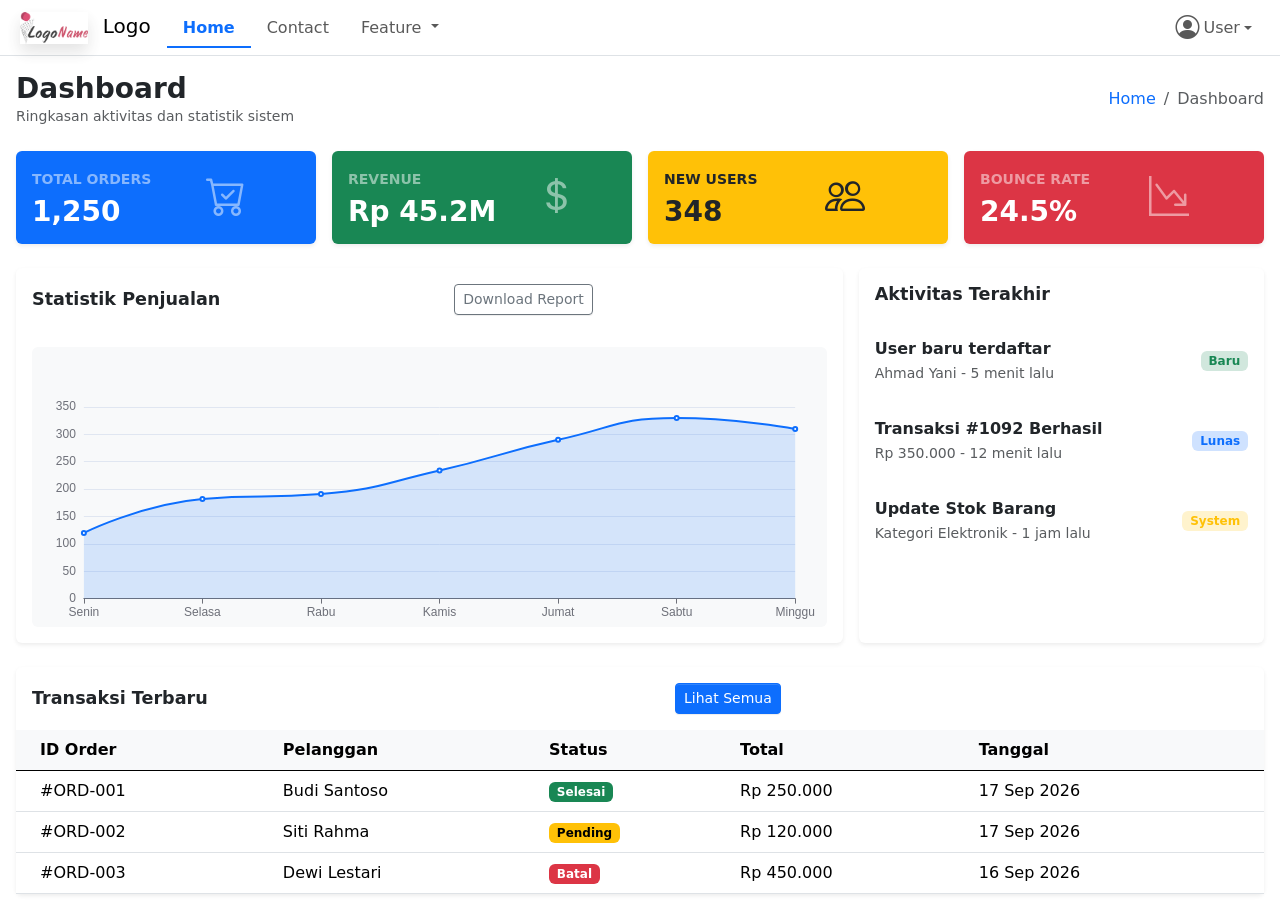
<file: index.html>
<!doctype html>
<html lang="id">

<head>
    <meta charset="UTF-8" />
    <meta name="viewport" 
        content="width=device-width, initial-scale=1.0" />

    <title>Frontend Template</title>

    <link rel="stylesheet" 
        href="assets/css/bootstrap/bootstrap.min.css" />
    <link rel="stylesheet" 
        href="assets/css/bootstrap/bootstrap-icons.min.css" />
    <link rel="stylesheet" 
        href="assets/css/adminLTE/adminlte.min.css" />
    <link rel="stylesheet" 
        href="assets/css/style.css" />
</head>

<body>
    <!-- Navbar -->
    <nav class="app-header navbar navbar-expand bg-body">
        <div class="container-fluid">
            <a class="nav-link d-md-none me-2" 
                data-bs-toggle="offcanvas" href="#mobileSidebar" 
                role="button"
                aria-controls="mobileSidebar">
                <i class="bi bi-list fs-3 fw-bold"></i>
            </a>

            <a href="/" class="navbar-brand me-3">
                <img src="assets/img/logo.png" alt="Logo" 
                    class="brand-image opacity-75 shadow me-2 ms-2"
                    style="max-height: 32px" />
                <span class="brand-text fw-light">Logo</span>
            </a>

            <ul class="navbar-nav d-none d-md-flex me-auto">
                <li class="nav-item">
                    <a href="/" class="nav-link active">Home</a>
                </li>
                <li class="nav-item">
                    <a href="/pages/contact.html" class="nav-link">Contact</a>
                </li>
                <li class="nav-item dropdown">
                    <a class="nav-link dropdown-toggle" 
                        href="#" data-bs-toggle="dropdown">
                        Feature
                    </a>
                    <ul class="dropdown-menu">
                        <li>
                            <a href="/pages/feature1.html" 
                                class="dropdown-item d-flex 
                                justify-content-between 
                                align-items-center">
                                Feature 1
                                <span class="badge text-bg-secondary 
                                ms-2">6</span>
                            </a>
                        </li>
                        <li>
                            <a href="/pages/feature2.html" 
                                class="dropdown-item">Feature 2</a>
                        </li>
                    </ul>
                </li>
            </ul>

            <div class="d-flex align-items-center z-3">
                <ul class="navbar-nav">
                    <li class="nav-item dropdown  ">
                        <a href="#" class="nav-link 
                            dropdown-toggle
                            d-flex align-items-center" 
                            data-bs-toggle="dropdown">
                            <i class="nav-icon 
                            bi bi-person-circle me-1 fs-4">
                            </i>
                            User
                        </a>

                        <ul class="dropdown-menu dropdown-menu-end">
                            <li>
                                <a class="dropdown-item
                                    d-flex align-items-center" 
                                    href="/pages/about.html">
                                    <i class="bi bi-info-circle-fill 
                                    fs-6 me-2"></i>
                                    About
                                </a>
                            </li>
                            <li>
                                <a class="dropdown-item
                                    d-flex align-items-center" 
                                    href="/pages/settings.html">
                                    <i class="bi bi-gear-fill 
                                    fs-6 me-2"></i>
                                    Settings
                                </a>
                            </li>
                            <li>
                                <hr class="dropdown-divider">
                            </li>
                            <li>
                                <a class="dropdown-item 
                                text-danger 
                                d-flex align-items-center 
                                fw-semibold" href="/#logout">
                                    <i class="bi bi-door-closed-fill 
                                    fs-6 me-2"></i>
                                    Logout
                                </a>
                            </li>
                        </ul>
                    </li>
                </ul>
            </div>
        </div>
    </nav>
    <!-- Navbar -->

    <!-- Sidebar -->
    <aside style="width: 70%;" 
        class="offcanvas offcanvas-start bg-body-tertiary 
        shadow d-md-none" 
        tabindex="-1" id="mobileSidebar" 
        data-bs-backdrop="true" data-bs-theme="light">
        <div class="offcanvas-header sidebar-brand 
            border-bottom border-secondary ">
            <a class="brand-link me-auto text-decoration-none">
                <span class="brand-text fw-bold">MENU</span>
            </a>
            <button type="button" class="btn-close btn-sm me-2" 
                data-bs-dismiss="offcanvas" aria-label="Close">
            </button>
        </div>

        <div class="offcanvas-body sidebar-wrapper mw-auto  p-0">
            <nav class="mt-2">
                <ul class="nav sidebar-menu flex-column" 
                    id="sidebarAccordion">
                    <li class="nav-item">
                        <a href="/" class="nav-link active">
                            <i class="bi bi-house-door me-2"></i>
                            <p>Home</p>
                        </a>
                    </li>

                    <li class="nav-item">
                        <a href="#submenuFeature" 
                            class="nav-link text-dark d-flex 
                            justify-content-between 
                            align-items-center collapsed" 
                            data-bs-toggle="collapse" role="button"
                            aria-expanded="false">
                            <div>
                                <i class="bi bi-list-nested me-2"></i>
                                <span>Features</span>
                            </div>
                            <i class="bi bi-chevron-down 
                                arrow-icon"></i>
                        </a>
                        <div class="collapse" id="submenuFeature" 
                            data-bs-parent="#sidebarAccordion">
                            <ul class="nav flex-column ms-3">
                                <li class="nav-item">
                                    <a href="/pages/feature1.html" 
                                        class="nav-link text-dark">
                                        <i class="bi bi-circle me-2"></i>
                                        <span>Feature 1</span>
                                        <span class="badge 
                                            text-bg-secondary ms-2">
                                            6
                                        </span>
                                    </a>
                                </li>
                                <li class="nav-item">
                                    <a href="/pages/feature2.html"
                                        class="nav-link text-dark">
                                        <i class="bi bi-circle me-2"></i>
                                        <span>Feature 2</span>
                                    </a>
                                </li>
                            </ul>
                        </div>
                    </li>

                    <li class="nav-item">
                        <a href="/pages/contact.html" class="nav-link">
                            <i class="bi bi-envelope fw-bold me-2"></i>
                            <p>Contact</p>
                        </a>
                    </li>
                </ul>
            </nav>
        </div>
    </aside>
    <!-- Sidebar -->

    <main id="main-content" class="container-fluid p-3">
        <!-- PAGE HEADER & BREADCRUMB -->
        <div class="d-flex justify-content-between 
            align-items-center mb-4">
            <div>
                <h3 class="fw-bold mb-0">Dashboard</h3>
                <p class="text-muted small mb-0">
                    Ringkasan aktivitas dan statistik sistem</p>
            </div>
            <nav aria-label="breadcrumb" class="d-none d-lg-block">
                <ol class="breadcrumb mb-0">
                    <li class="breadcrumb-item">
                        <a href="#" class="text-decoration-none">
                            Home
                        </a>
                    </li>
                    <li class="breadcrumb-item active" 
                        aria-current="page">Dashboard</li>
                </ol>
            </nav>
        </div>

        <!-- 1. STAT CARDS / INFO BOXES -->
        <div class="row g-3 mb-4">
            <div class="col-12 col-sm-6 col-lg-3">
                <div class="card border-0 shadow-sm bg-primary 
                    text-white h-100">
                    <div class="card-body d-flex 
                        justify-content-between align-items-center">
                        <div>
                            <span class="text-white-50 
                                text-uppercase small fw-semibold">
                                Total Orders
                            </span>
                            <h3 class="fw-bold mb-0 mt-1">1,250</h3>
                        </div>
                        <i class="bi bi-cart-check fs-1 
                            text-white-50"></i>
                    </div>
                </div>
            </div>

            <div class="col-12 col-sm-6 col-lg-3">
                <div class="card border-0 shadow-sm bg-success 
                    text-white h-100">
                    <div class="card-body d-flex 
                        justify-content-between align-items-center">
                        <div>
                            <span class="text-white-50 
                                text-uppercase small fw-semibold">
                                Revenue
                            </span>
                            <h3 class="fw-bold mb-0 mt-1">Rp 45.2M</h3>
                        </div>
                        <i class="bi bi-currency-dollar fs-1
                             text-white-50"></i>
                    </div>
                </div>
            </div>

            <div class="col-12 col-sm-6 col-lg-3">
                <div class="card border-0 shadow-sm bg-warning 
                    text-dark h-100">
                    <div class="card-body d-flex 
                        justify-content-between align-items-center">
                        <div>
                            <span class="text-dark-50 text-uppercase 
                                small fw-semibold">New Users</span>
                            <h3 class="fw-bold mb-0 mt-1">348</h3>
                        </div>
                        <i class="bi bi-people fs-1 text-dark-50"></i>
                    </div>
                </div>
            </div>

            <div class="col-12 col-sm-6 col-lg-3">
                <div class="card border-0 shadow-sm 
                    bg-danger text-white h-100">
                    <div class="card-body d-flex 
                        justify-content-between align-items-center">
                        <div>
                            <span class="text-white-50 
                                text-uppercase small fw-semibold">
                                Bounce Rate
                            </span>
                            <h3 class="fw-bold mb-0 mt-1">24.5%</h3>
                        </div>
                        <i class="bi bi-graph-down-arrow fs-1 
                            text-white-50"></i>
                    </div>
                </div>
            </div>
        </div>

        <!-- 2. CHART & RECENT ACTIVITY -->
        <div class="row g-3 mb-4">
            <div class="col-lg-8">
                <div class="card border-0 shadow-sm h-100">
                    <div class="card-header bg-transparent 
                        border-0 d-flex justify-content-between 
                            align-items-center pt-3 px-3">
                        <h5 class="card-title fw-bold mb-0">
                            Statistik Penjualan
                        </h5>
                        <button 
                            class="btn btn-sm btn-outline-secondary">
                            Download Report
                        </button>
                    </div>
                    <div class="card-body">
                        <div id="salesChart" 
                            style="min-height: 280px;" 
                             class="d-flex align-items-center 
                             justify-content-center bg-light 
                             rounded text-muted">
                            <i class="bi bi-bar-chart-line me-2"></i> 
                            [ Container ECharts / Chart Area ]
                        </div>
                    </div>
                </div>
            </div>

            <div class="col-lg-4">
                <div class="card border-0 shadow-sm h-100">
                    <div class="card-header bg-transparent 
                        border-0 pt-3 px-3">
                        <h5 class="card-title fw-bold mb-0">
                            Aktivitas Terakhir
                        </h5>
                    </div>
                    <div class="card-body p-0">
                        <ul class="list-group list-group-flush">
                            <li class="list-group-item d-flex 
                                justify-content-between 
                                align-items-center px-3 py-3 
                                border-bottom-0">
                                <div>
                                    <div class="fw-semibold">
                                        User baru terdaftar</div>
                                    <small class="text-muted">
                                        Ahmad Yani - 5 menit lalu
                                    </small>
                                </div>
                                <span class="badge 
                                    bg-success-subtle text-success">
                                    Baru
                                </span>
                            </li>
                            <li class="list-group-item d-flex 
                                justify-content-between 
                                align-items-center px-3 py-3 
                                border-bottom-0">
                                <div>
                                    <div class="fw-semibold">
                                        Transaksi #1092 Berhasil
                                    </div>
                                    <small class="text-muted">
                                        Rp 350.000 - 12 menit lalu
                                    </small>
                                </div>
                                <span class="badge bg-primary-subtle 
                                    text-primary">Lunas</span>
                            </li>
                            <li class="list-group-item d-flex 
                                justify-content-between 
                                align-items-center px-3 py-3 
                                border-bottom-0">
                                <div>
                                    <div class="fw-semibold">
                                        Update Stok Barang
                                    </div>
                                    <small class="text-muted">
                                        Kategori Elektronik - 1 jam lalu
                                    </small>
                                </div>
                                <span class="badge 
                                    bg-warning-subtle text-warning">
                                    System
                                </span>
                            </li>
                        </ul>
                    </div>
                </div>
            </div>
        </div>

        <!-- 3. RECENT ORDERS TABLE -->
        <div class="card border-0 shadow-sm">
            <div class="card-header bg-transparent border-0 
                pt-3 px-3 d-flex justify-content-between 
                align-items-center">
                <h5 class="card-title fw-bold mb-0">
                    Transaksi Terbaru
                </h5>
                <a href="#" class="btn btn-sm btn-primary">
                    Lihat Semua</a>
            </div>
            <div class="card-body p-0">
                <div class="table-responsive">
                    <table class="table table-hover align-middle mb-0">
                        <thead class="table-light">
                            <tr>
                                <th>ID Order</th>
                                <th>Pelanggan</th>
                                <th>Status</th>
                                <th>Total</th>
                                <th>Tanggal</th>
                            </tr>
                        </thead>
                        <tbody>
                            <tr>
                                <td>#ORD-001</td>
                                <td>Budi Santoso</td>
                                <td>
                                    <span class="badge text-bg-success">
                                        Selesai
                                    </span>
                                </td>
                                <td>Rp 250.000</td>
                                <td>17 Sep 2026</td>
                            </tr>
                            <tr>
                                <td>#ORD-002</td>
                                <td>Siti Rahma</td>
                                <td>
                                    <span class="badge text-bg-warning">
                                        Pending
                                    </span>
                                </td>
                                <td>Rp 120.000</td>
                                <td>17 Sep 2026</td>
                            </tr>
                            <tr>
                                <td>#ORD-003</td>
                                <td>Dewi Lestari</td>
                                <td>
                                    <span class="badge text-bg-danger">
                                        Batal
                                    </span>
                                </td>
                                <td>Rp 450.000</td>
                                <td>16 Sep 2026</td>
                            </tr>
                        </tbody>
                    </table>
                </div>
            </div>
        </div>

    </main>

    <!-- Scripts -->
    <script src="assets/js/jquery-3.7.1.min.js"></script>
    <script src="assets/js/bootstrap/bootstrap.bundle.min.js"></script>
    <script src="assets/js/adminLTE/adminlte.min.js"></script>
    <script src="assets/js/echarts.min.js"></script>
    <script>
        var q = $.noConflict();
    </script>
    <script src="assets/js/script.js"></script>
</body>

</html>
</file>
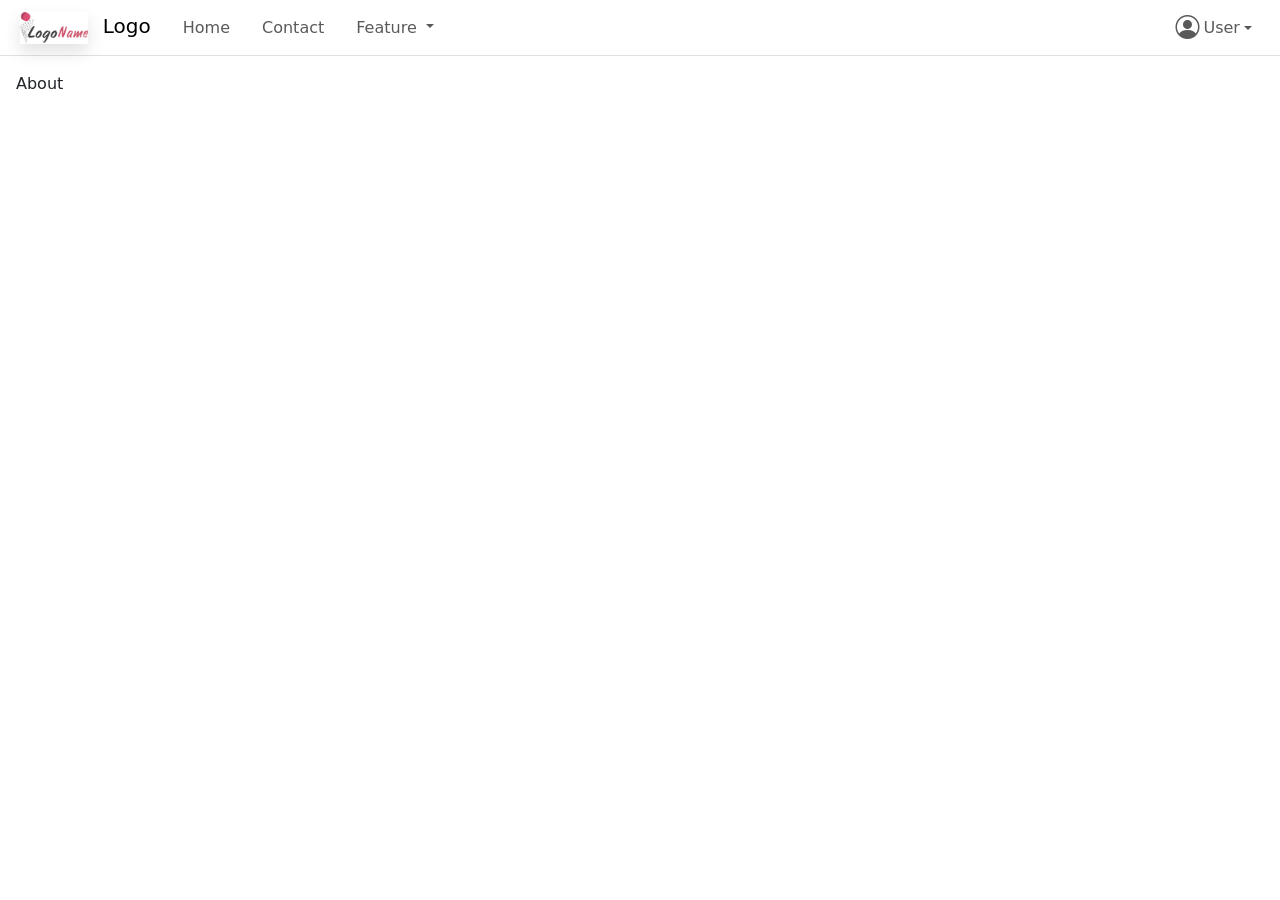
<file: pages/about.html>
<!doctype html>
<html lang="id">

<head>
    <meta charset="UTF-8" />
    <meta name="viewport" 
        content="width=device-width, initial-scale=1.0" />

    <title>Frontend Template</title>

    <link rel="stylesheet" 
        href="/assets/css/bootstrap/bootstrap.min.css" />
    <link rel="stylesheet" 
        href="/assets/css/bootstrap/bootstrap-icons.min.css" />
    <link rel="stylesheet" 
        href="/assets/css/adminLTE/adminlte.min.css" />
    <link rel="stylesheet" 
        href="/assets/css/style.css" />
</head>

<body>
    <!-- Navbar -->
    <nav class="app-header navbar navbar-expand bg-body">
        <div class="container-fluid">
            <a class="nav-link d-md-none me-2" 
                data-bs-toggle="offcanvas" href="#mobileSidebar" 
                role="button"
                aria-controls="mobileSidebar">
                <i class="bi bi-list fs-3 fw-bold"></i>
            </a>

            <a href="/" class="navbar-brand me-3">
                <img src="/assets/img/logo.png" alt="Logo" 
                    class="brand-image opacity-75 shadow me-2 ms-2"
                    style="max-height: 32px" />
                <span class="brand-text fw-light">Logo</span>
            </a>

            <ul class="navbar-nav d-none d-md-flex me-auto">
                <li class="nav-item">
                    <a href="/" class="nav-link">Home</a>
                </li>
                <li class="nav-item">
                    <a href="/pages/contact.html" 
                        class="nav-link">Contact</a>
                </li>
                <li class="nav-item dropdown">
                    <a class="nav-link dropdown-toggle" 
                        href="#" data-bs-toggle="dropdown">
                        Feature
                    </a>
                    <ul class="dropdown-menu">
                        <li>
                            <a href="/pages/feature1.html" 
                                class="dropdown-item d-flex 
                                justify-content-between 
                                align-items-center">
                                Feature 1
                                <span class="badge text-bg-secondary 
                                ms-2">6</span>
                            </a>
                        </li>
                        <li>
                            <a href="/pages/feature2.html" 
                                class="dropdown-item">Feature 2</a>
                        </li>
                    </ul>
                </li>
            </ul>

            <div class="d-flex align-items-center z-3">
                <ul class="navbar-nav">
                    <li class="nav-item dropdown  ">
                        <a href="#" class="nav-link 
                            dropdown-toggle
                            d-flex align-items-center" 
                            data-bs-toggle="dropdown">
                            <i class="nav-icon 
                            bi bi-person-circle me-1 fs-4">
                            </i>
                            User
                        </a>

                        <ul class="dropdown-menu dropdown-menu-end">
                            <li>
                                <a class="dropdown-item
                                    d-flex align-items-center active" 
                                    href="/pages/about.html">
                                    <i class="bi bi-info-circle-fill 
                                    fs-6 me-2"></i>
                                    About
                                </a>
                            </li>
                            <li>
                                <a class="dropdown-item
                                    d-flex align-items-center" 
                                    href="/pages/settings.html">
                                    <i class="bi bi-gear-fill 
                                    fs-6 me-2"></i>
                                    Settings
                                </a>
                            </li>
                            <li>
                                <hr class="dropdown-divider">
                            </li>
                            <li>
                                <a class="dropdown-item 
                                text-danger 
                                d-flex align-items-center 
                                fw-semibold" href="/#logout">
                                    <i class="bi bi-door-closed-fill 
                                    fs-6 me-2"></i>
                                    Logout
                                </a>
                            </li>
                        </ul>
                    </li>
                </ul>
            </div>
        </div>
    </nav>
    <!-- Navbar -->

    <!-- Sidebar -->
    <aside style="width: 70%;" 
        class="offcanvas offcanvas-start bg-body-tertiary 
        shadow d-md-none" 
        tabindex="-1" id="mobileSidebar" 
        data-bs-backdrop="true" data-bs-theme="light">
        <div class="offcanvas-header sidebar-brand 
            border-bottom border-secondary ">
            <a class="brand-link me-auto text-decoration-none">
                <span class="brand-text fw-bold">MENU</span>
            </a>
            <button type="button" class="btn-close btn-sm me-2" 
                data-bs-dismiss="offcanvas" aria-label="Close">
            </button>
        </div>

        <div class="offcanvas-body sidebar-wrapper mw-auto  p-0">
            <nav class="mt-2">
                <ul class="nav sidebar-menu flex-column" 
                    id="sidebarAccordion">
                    <li class="nav-item">
                        <a href="/" class="nav-link">
                            <i class="bi bi-house-door me-2"></i>
                            <p>Home</p>
                        </a>
                    </li>

                    <li class="nav-item">
                        <a href="#submenuFeature" 
                            class="nav-link text-dark d-flex 
                            justify-content-between 
                            align-items-center collapsed" 
                            data-bs-toggle="collapse" role="button"
                            aria-expanded="false">
                            <div>
                                <i class="bi bi-list-nested me-2"></i>
                                <span>Features</span>
                            </div>
                            <i class="bi bi-chevron-down 
                                arrow-icon"></i>
                        </a>
                        <div class="collapse" id="submenuFeature" 
                            data-bs-parent="#sidebarAccordion">
                            <ul class="nav flex-column ms-3">
                                <li class="nav-item">
                                    <a href="/pages/feature1.html" 
                                        class="nav-link text-dark">
                                        <i class="bi bi-circle me-2"></i>
                                        <span>Feature 1</span>
                                        <span class="badge 
                                            text-bg-secondary ms-2">
                                            6
                                        </span>
                                    </a>
                                </li>
                                <li class="nav-item">
                                    <a href="/pages/feature2.html"
                                        class="nav-link text-dark">
                                        <i class="bi bi-circle me-2"></i>
                                        <span>Level 2</span>
                                    </a>
                                </li>
                            </ul>
                        </div>
                    </li>

                    <li class="nav-item">
                        <a href="#" class="nav-link">
                            <i class="bi bi-envelope fw-bold me-2"></i>
                            <p>Contact</p>
                        </a>
                    </li>
                </ul>
            </nav>
        </div>
    </aside>
    <!-- Sidebar -->

    <main id="main-content" class="container-fluid p-3">
        About
    </main>

    <!-- Scripts -->
    <script src="/assets/js/jquery-3.7.1.min.js"></script>
    <script src="/assets/js/bootstrap/bootstrap.bundle.min.js"></script>
    <script src="/assets/js/adminLTE/adminlte.min.js"></script>
    <script src="/assets/js/echarts.min.js"></script>
    <script>
        var q = $.noConflict();
    </script>
    <script src="/assets/js/script.js"></script>
</body>

</html>
</file>
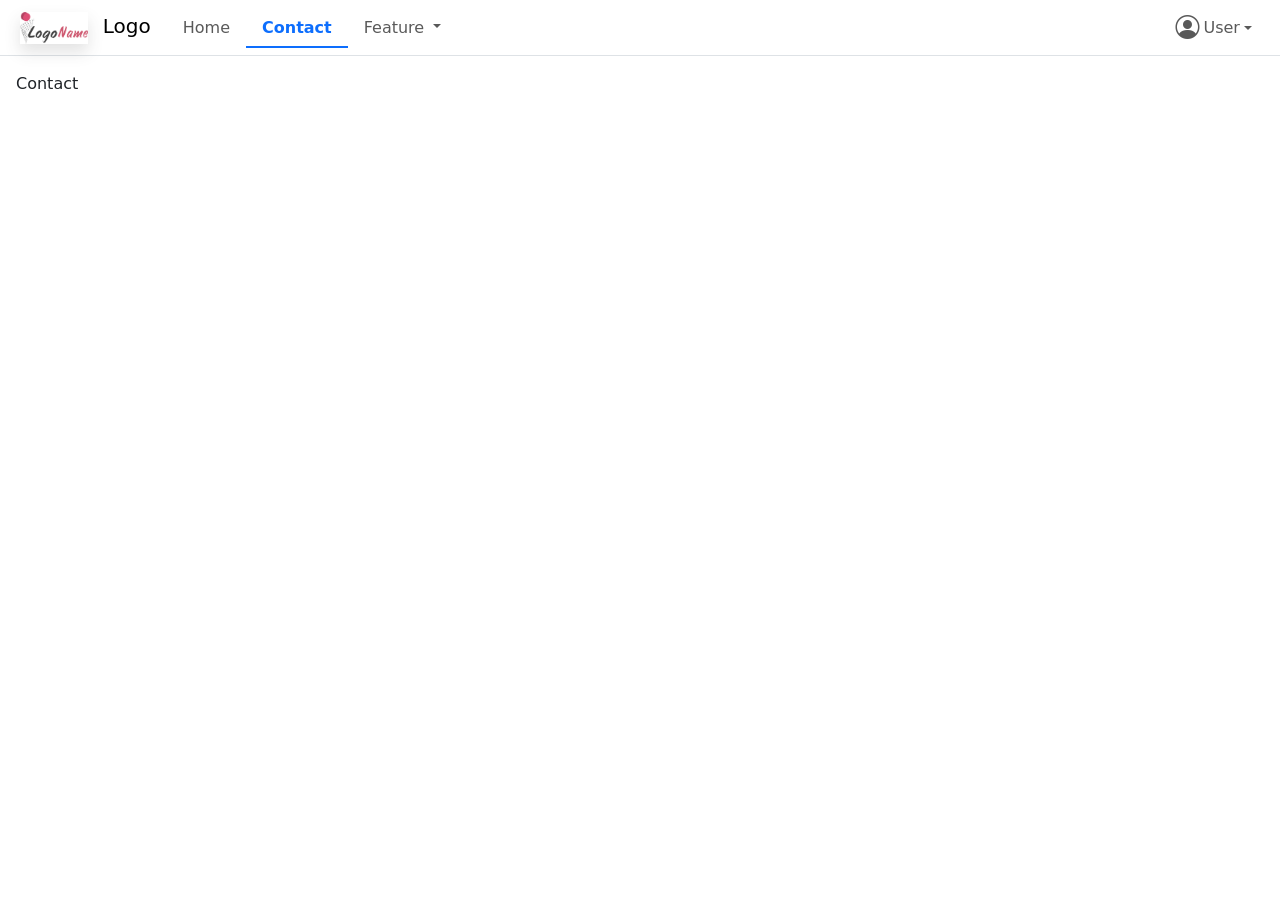
<file: pages/contact.html>
<!doctype html>
<html lang="id">

<head>
    <meta charset="UTF-8" />
    <meta name="viewport" 
        content="width=device-width, initial-scale=1.0" />

    <title>Frontend Template</title>

    <link rel="stylesheet" 
        href="/assets/css/bootstrap/bootstrap.min.css" />
    <link rel="stylesheet" 
        href="/assets/css/bootstrap/bootstrap-icons.min.css" />
    <link rel="stylesheet" 
        href="/assets/css/adminLTE/adminlte.min.css" />
    <link rel="stylesheet" 
        href="/assets/css/style.css" />
</head>

<body>
    <!-- Navbar -->
    <nav class="app-header navbar navbar-expand bg-body">
        <div class="container-fluid">
            <a class="nav-link d-md-none me-2" 
                data-bs-toggle="offcanvas" href="#mobileSidebar" 
                role="button"
                aria-controls="mobileSidebar">
                <i class="bi bi-list fs-3 fw-bold"></i>
            </a>

            <a href="/" class="navbar-brand me-3">
                <img src="/assets/img/logo.png" alt="Logo" 
                    class="brand-image opacity-75 shadow me-2 ms-2"
                    style="max-height: 32px" />
                <span class="brand-text fw-light">Logo</span>
            </a>

            <ul class="navbar-nav d-none d-md-flex me-auto">
                <li class="nav-item">
                    <a href="/" class="nav-link">Home</a>
                </li>
                <li class="nav-item">
                    <a href="/pages/contact.html" 
                        class="nav-link active">Contact</a>
                </li>
                <li class="nav-item dropdown">
                    <a class="nav-link dropdown-toggle" 
                        href="#" data-bs-toggle="dropdown">
                        Feature
                    </a>
                    <ul class="dropdown-menu">
                        <li>
                            <a href="/pages/feature1.html" 
                                class="dropdown-item d-flex 
                                justify-content-between 
                                align-items-center">
                                Feature 1
                                <span class="badge text-bg-secondary 
                                ms-2">6</span>
                            </a>
                        </li>
                        <li>
                            <a href="/pages/feature2.html" 
                                class="dropdown-item">Feature 2</a>
                        </li>
                    </ul>
                </li>
            </ul>

            <div class="d-flex align-items-center z-3">
                <ul class="navbar-nav">
                    <li class="nav-item dropdown  ">
                        <a href="#" class="nav-link 
                            dropdown-toggle
                            d-flex align-items-center" 
                            data-bs-toggle="dropdown">
                            <i class="nav-icon 
                            bi bi-person-circle me-1 fs-4">
                            </i>
                            User
                        </a>

                        <ul class="dropdown-menu dropdown-menu-end">
                            <li>
                                <a class="dropdown-item
                                    d-flex align-items-center" 
                                    href="/pages/about.html">
                                    <i class="bi bi-info-circle-fill 
                                    fs-6 me-2"></i>
                                    About
                                </a>
                            </li>
                            <li>
                                <a class="dropdown-item
                                    d-flex align-items-center" 
                                    href="/pages/settings.html">
                                    <i class="bi bi-gear-fill 
                                    fs-6 me-2"></i>
                                    Settings
                                </a>
                            </li>
                            <li>
                                <hr class="dropdown-divider">
                            </li>
                            <li>
                                <a class="dropdown-item 
                                text-danger 
                                d-flex align-items-center 
                                fw-semibold" href="/#logout">
                                    <i class="bi bi-door-closed-fill 
                                    fs-6 me-2"></i>
                                    Logout
                                </a>
                            </li>
                        </ul>
                    </li>
                </ul>
            </div>
        </div>
    </nav>
    <!-- Navbar -->

    <!-- Sidebar -->
    <aside style="width: 70%;" 
        class="offcanvas offcanvas-start bg-body-tertiary 
        shadow d-md-none" 
        tabindex="-1" id="mobileSidebar" 
        data-bs-backdrop="true" data-bs-theme="light">
        <div class="offcanvas-header sidebar-brand 
            border-bottom border-secondary ">
            <a class="brand-link me-auto text-decoration-none">
                <span class="brand-text fw-bold">MENU</span>
            </a>
            <button type="button" class="btn-close btn-sm me-2" 
                data-bs-dismiss="offcanvas" aria-label="Close">
            </button>
        </div>

        <div class="offcanvas-body sidebar-wrapper mw-auto  p-0">
            <nav class="mt-2">
                <ul class="nav sidebar-menu flex-column" 
                    id="sidebarAccordion">
                    <li class="nav-item">
                        <a href="/" class="nav-link">
                            <i class="bi bi-house-door me-2"></i>
                            <p>Home</p>
                        </a>
                    </li>

                    <li class="nav-item">
                        <a href="#submenuFeature" 
                            class="nav-link text-dark d-flex 
                            justify-content-between 
                            align-items-center collapsed" 
                            data-bs-toggle="collapse" role="button"
                            aria-expanded="false">
                            <div>
                                <i class="bi bi-list-nested me-2"></i>
                                <span>Features</span>
                            </div>
                            <i class="bi bi-chevron-down 
                                arrow-icon"></i>
                        </a>
                        <div class="collapse" id="submenuFeature" 
                            data-bs-parent="#sidebarAccordion">
                            <ul class="nav flex-column ms-3">
                                <li class="nav-item">
                                    <a href="/pages/feature1.html" 
                                        class="nav-link text-dark">
                                        <i class="bi bi-circle me-2"></i>
                                        <span>Feature 1</span>
                                        <span class="badge 
                                            text-bg-secondary ms-2">
                                            6
                                        </span>
                                    </a>
                                </li>
                                <li class="nav-item">
                                    <a href="/pages/feature2.html"
                                        class="nav-link text-dark">
                                        <i class="bi bi-circle me-2"></i>
                                        <span>Level 2</span>
                                    </a>
                                </li>
                            </ul>
                        </div>
                    </li>

                    <li class="nav-item">
                        <a href="#" class="nav-link active">
                            <i class="bi bi-envelope fw-bold me-2"></i>
                            <p>Contact</p>
                        </a>
                    </li>
                </ul>
            </nav>
        </div>
    </aside>
    <!-- Sidebar -->

    <main id="main-content" class="container-fluid p-3">
        Contact
        </main>

    <!-- Scripts -->
    <script src="/assets/js/jquery-3.7.1.min.js"></script>
    <script src="/assets/js/bootstrap/bootstrap.bundle.min.js"></script>
    <script src="/assets/js/adminLTE/adminlte.min.js"></script>
    <script src="/assets/js/echarts.min.js"></script>
    <script>
        var q = $.noConflict();
    </script>
    <script src="/assets/js/script.js"></script>
</body>

</html>
</file>
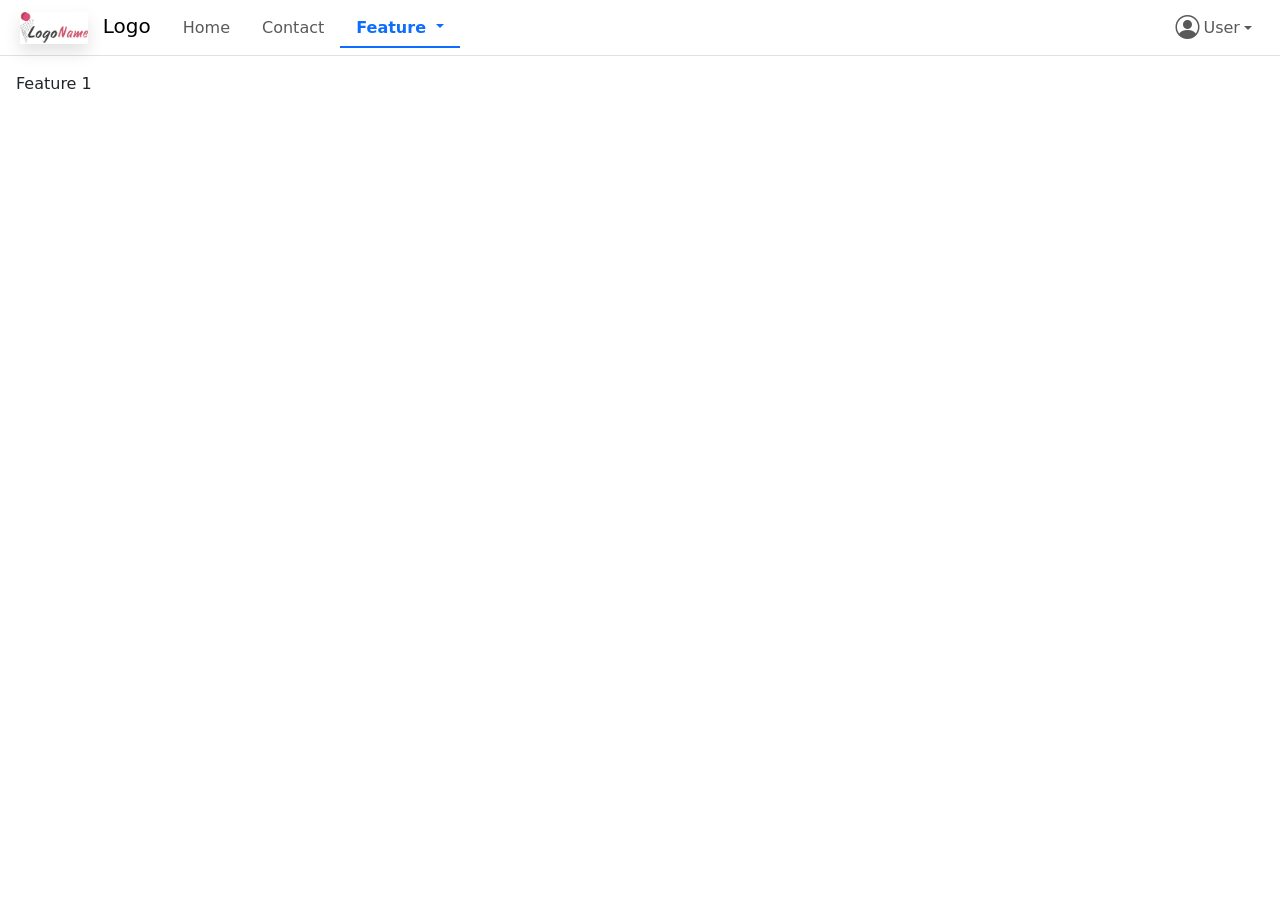
<file: pages/feature1.html>
<!doctype html>
<html lang="id">

<head>
    <meta charset="UTF-8" />
    <meta name="viewport" 
        content="width=device-width, initial-scale=1.0" />

    <title>Frontend Template</title>

    <link rel="stylesheet" 
        href="/assets/css/bootstrap/bootstrap.min.css" />
    <link rel="stylesheet" 
        href="/assets/css/bootstrap/bootstrap-icons.min.css" />
    <link rel="stylesheet" 
        href="/assets/css/adminLTE/adminlte.min.css" />
    <link rel="stylesheet" 
        href="/assets/css/style.css" />
</head>

<body>
    <!-- Navbar -->
    <nav class="app-header navbar navbar-expand bg-body">
        <div class="container-fluid">
            <a class="nav-link d-md-none me-2" 
                data-bs-toggle="offcanvas" href="#mobileSidebar" 
                role="button"
                aria-controls="mobileSidebar">
                <i class="bi bi-list fs-3 fw-bold"></i>
            </a>

            <a href="/" class="navbar-brand me-3">
                <img src="/assets/img/logo.png" alt="Logo" 
                    class="brand-image opacity-75 shadow me-2 ms-2"
                    style="max-height: 32px" />
                <span class="brand-text fw-light">Logo</span>
            </a>

            <ul class="navbar-nav d-none d-md-flex me-auto">
                <li class="nav-item">
                    <a href="/" class="nav-link">Home</a>
                </li>
                <li class="nav-item">
                    <a href="/pages/contact.html" class="nav-link">Contact</a>
                </li>
                <li class="nav-item dropdown">
                    <a class="nav-link dropdown-toggle active" 
                        href="#" data-bs-toggle="dropdown">
                        Feature
                    </a>
                    <ul class="dropdown-menu">
                        <li>
                            <a href="/pages/feature1.html" 
                                class="dropdown-item d-flex 
                                justify-content-between 
                                align-items-center active">
                                Feature 1
                                <span class="badge text-bg-secondary 
                                ms-2">6</span>
                            </a>
                        </li>
                        <li>
                            <a href="/pages/feature2.html" 
                                class="dropdown-item">Feature 2</a>
                        </li>
                    </ul>
                </li>
            </ul>

            <div class="d-flex align-items-center z-3">
                <ul class="navbar-nav">
                    <li class="nav-item dropdown  ">
                        <a href="#" class="nav-link 
                            dropdown-toggle
                            d-flex align-items-center" 
                            data-bs-toggle="dropdown">
                            <i class="nav-icon 
                            bi bi-person-circle me-1 fs-4">
                            </i>
                            User
                        </a>

                        <ul class="dropdown-menu dropdown-menu-end">
                            <li>
                                <a class="dropdown-item
                                    d-flex align-items-center" 
                                    href="/pages/about.html">
                                    <i class="bi bi-info-circle-fill 
                                    fs-6 me-2"></i>
                                    About
                                </a>
                            </li>
                            <li>
                                <a class="dropdown-item
                                    d-flex align-items-center" 
                                    href="/pages/settings.html">
                                    <i class="bi bi-gear-fill 
                                    fs-6 me-2"></i>
                                    Settings
                                </a>
                            </li>
                            <li>
                                <hr class="dropdown-divider">
                            </li>
                            <li>
                                <a class="dropdown-item 
                                text-danger 
                                d-flex align-items-center 
                                fw-semibold" href="/#logout">
                                    <i class="bi bi-door-closed-fill 
                                    fs-6 me-2"></i>
                                    Logout
                                </a>
                            </li>
                        </ul>
                    </li>
                </ul>
            </div>
        </div>
    </nav>
    <!-- Navbar -->

    <!-- Sidebar -->
    <aside style="width: 70%;" 
        class="offcanvas offcanvas-start bg-body-tertiary 
        shadow d-md-none" 
        tabindex="-1" id="mobileSidebar" 
        data-bs-backdrop="true" data-bs-theme="light">
        <div class="offcanvas-header sidebar-brand 
            border-bottom border-secondary ">
            <a class="brand-link me-auto text-decoration-none">
                <span class="brand-text fw-bold">MENU</span>
            </a>
            <button type="button" class="btn-close btn-sm me-2" 
                data-bs-dismiss="offcanvas" aria-label="Close">
            </button>
        </div>

        <div class="offcanvas-body sidebar-wrapper mw-auto  p-0">
            <nav class="mt-2">
                <ul class="nav sidebar-menu flex-column" 
                    id="sidebarAccordion">
                    <li class="nav-item">
                        <a href="/" class="nav-link ">
                            <i class="bi bi-house-door me-2"></i>
                            <p>Home</p>
                        </a>
                    </li>

                    <li class="nav-item">
                        <a href="#submenuFeature" 
                            class="nav-link text-dark d-flex 
                            justify-content-between 
                            align-items-center collapsed active" 
                            data-bs-toggle="collapse" role="button"
                            aria-expanded="false">
                            <div>
                                <i class="bi bi-list-nested me-2"></i>
                                <span>Features</span>
                            </div>
                            <i class="bi bi-chevron-down 
                                arrow-icon"></i>
                        </a>
                        <div class="collapse" id="submenuFeature" 
                            data-bs-parent="#sidebarAccordion">
                            <ul class="nav flex-column ms-3">
                                <li class="nav-item">
                                    <a href="/pages/feature1.html" 
                                        class="nav-link text-dark
                                            active">
                                        <i class="bi bi-circle me-2"></i>
                                        <span>Feature 1</span>
                                        <span class="badge 
                                            text-bg-secondary ms-2">
                                            6
                                        </span>
                                    </a>
                                </li>
                                <li class="nav-item">
                                    <a href="/pages/feature2.html"
                                        class="nav-link text-dark">
                                        <i class="bi bi-circle me-2"></i>
                                        <span>Level 2</span>
                                    </a>
                                </li>
                            </ul>
                        </div>
                    </li>

                    <li class="nav-item">
                        <a href="/pages/contact.html" 
                            class="nav-link">
                            <i class="bi bi-envelope fw-bold me-2"></i>
                            <p>Contact</p>
                        </a>
                    </li>
                </ul>
            </nav>
        </div>
    </aside>
    <!-- Sidebar -->

    <main id="main-content" class="container-fluid p-3">
        Feature 1
        </main>

    <!-- Scripts -->
    <script src="/assets/js/jquery-3.7.1.min.js"></script>
    <script src="/assets/js/bootstrap/bootstrap.bundle.min.js"></script>
    <script src="/assets/js/adminLTE/adminlte.min.js"></script>
    <script src="/assets/js/echarts.min.js"></script>
    <script>
        var q = $.noConflict();
    </script>
    <script src="/assets/js/script.js"></script>
</body>

</html>
</file>
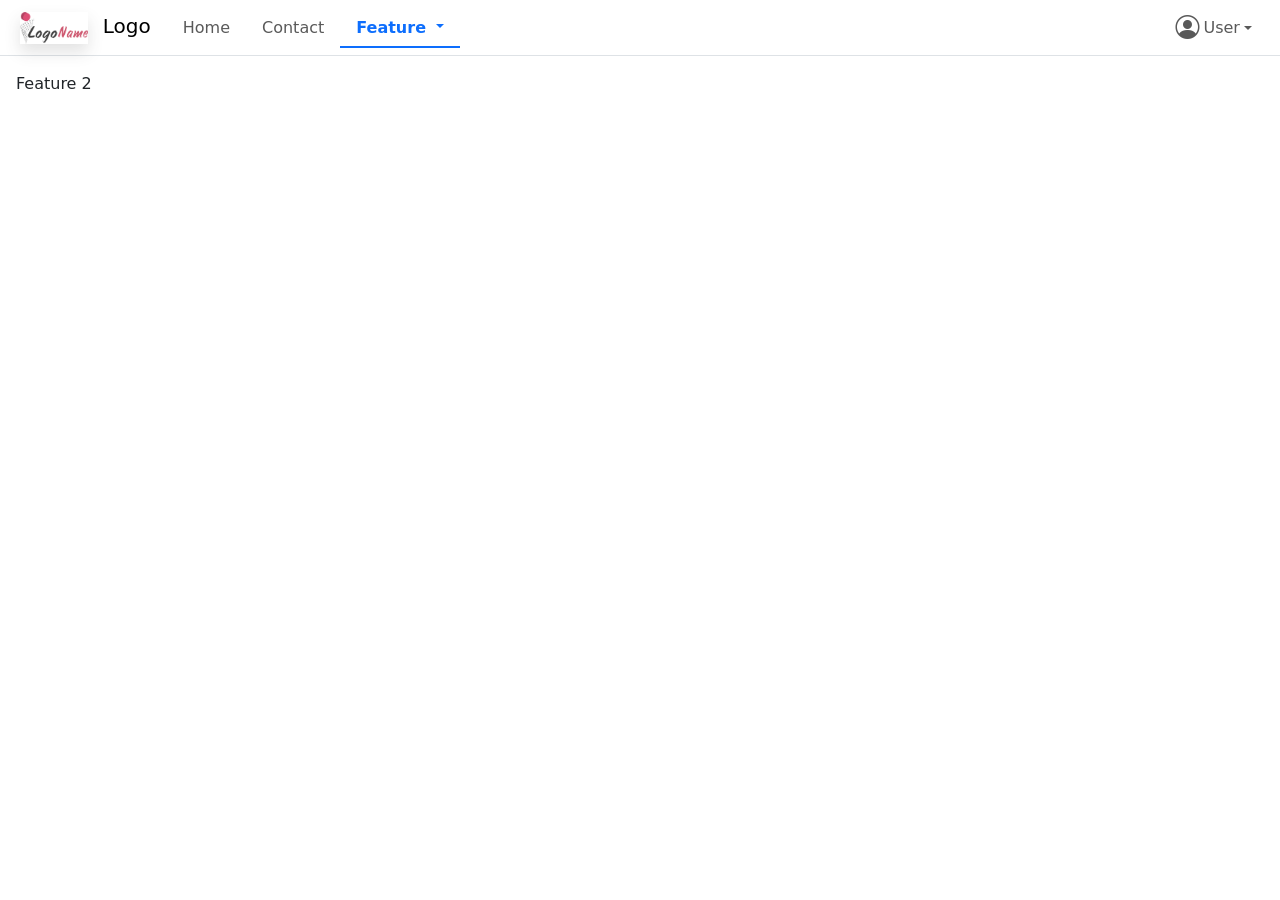
<file: pages/feature2.html>
<!doctype html>
<html lang="id">

<head>
    <meta charset="UTF-8" />
    <meta name="viewport" 
        content="width=device-width, initial-scale=1.0" />

    <title>Frontend Template</title>

    <link rel="stylesheet" 
        href="/assets/css/bootstrap/bootstrap.min.css" />
    <link rel="stylesheet" 
        href="/assets/css/bootstrap/bootstrap-icons.min.css" />
    <link rel="stylesheet" 
        href="/assets/css/adminLTE/adminlte.min.css" />
    <link rel="stylesheet" 
        href="/assets/css/style.css" />
</head>

<body>
    <!-- Navbar -->
    <nav class="app-header navbar navbar-expand bg-body">
        <div class="container-fluid">
            <a class="nav-link d-md-none me-2" 
                data-bs-toggle="offcanvas" href="#mobileSidebar" 
                role="button"
                aria-controls="mobileSidebar">
                <i class="bi bi-list fs-3 fw-bold"></i>
            </a>

            <a href="/" class="navbar-brand me-3">
                <img src="/assets/img/logo.png" alt="Logo" 
                    class="brand-image opacity-75 shadow me-2 ms-2"
                    style="max-height: 32px" />
                <span class="brand-text fw-light">Logo</span>
            </a>

            <ul class="navbar-nav d-none d-md-flex me-auto">
                <li class="nav-item">
                    <a href="/" class="nav-link">Home</a>
                </li>
                <li class="nav-item">
                    <a href="/pages/contact.html" class="nav-link">Contact</a>
                </li>
                <li class="nav-item dropdown">
                    <a class="nav-link dropdown-toggle active" 
                        href="#" data-bs-toggle="dropdown">
                        Feature
                    </a>
                    <ul class="dropdown-menu">
                        <li>
                            <a href="/pages/feature1.html" 
                                class="dropdown-item d-flex 
                                justify-content-between 
                                align-items-center">
                                Feature 1
                                <span class="badge text-bg-secondary 
                                ms-2">6</span>
                            </a>
                        </li>
                        <li>
                            <a href="/pages/feature2.html"
                                class="dropdown-item active">Feature 2</a>
                        </li>
                    </ul>
                </li>
            </ul>

            <div class="d-flex align-items-center z-3">
                <ul class="navbar-nav">
                    <li class="nav-item dropdown  ">
                        <a href="#" class="nav-link 
                            dropdown-toggle
                            d-flex align-items-center" 
                            data-bs-toggle="dropdown">
                            <i class="nav-icon 
                            bi bi-person-circle me-1 fs-4">
                            </i>
                            User
                        </a>

                        <ul class="dropdown-menu dropdown-menu-end">
                            <li>
                                <a class="dropdown-item
                                    d-flex align-items-center" 
                                    href="/pages/about.html">
                                    <i class="bi bi-info-circle-fill 
                                    fs-6 me-2"></i>
                                    About
                                </a>
                            </li>
                            <li>
                                <a class="dropdown-item
                                    d-flex align-items-center" 
                                    href="/pages/settings.html">
                                    <i class="bi bi-gear-fill 
                                    fs-6 me-2"></i>
                                    Settings
                                </a>
                            </li>
                            <li>
                                <hr class="dropdown-divider">
                            </li>
                            <li>
                                <a class="dropdown-item 
                                text-danger 
                                d-flex align-items-center 
                                fw-semibold" href="/#logout">
                                    <i class="bi bi-door-closed-fill 
                                    fs-6 me-2"></i>
                                    Logout
                                </a>
                            </li>
                        </ul>
                    </li>
                </ul>
            </div>
        </div>
    </nav>
    <!-- Navbar -->

    <!-- Sidebar -->
    <aside style="width: 70%;" 
        class="offcanvas offcanvas-start bg-body-tertiary 
        shadow d-md-none" 
        tabindex="-1" id="mobileSidebar" 
        data-bs-backdrop="true" data-bs-theme="light">
        <div class="offcanvas-header sidebar-brand 
            border-bottom border-secondary ">
            <a class="brand-link me-auto text-decoration-none">
                <span class="brand-text fw-bold">MENU</span>
            </a>
            <button type="button" class="btn-close btn-sm me-2" 
                data-bs-dismiss="offcanvas" aria-label="Close">
            </button>
        </div>

        <div class="offcanvas-body sidebar-wrapper mw-auto  p-0">
            <nav class="mt-2">
                <ul class="nav sidebar-menu flex-column" 
                    id="sidebarAccordion">
                    <li class="nav-item">
                        <a href="/" class="nav-link ">
                            <i class="bi bi-house-door me-2"></i>
                            <p>Home</p>
                        </a>
                    </li>

                    <li class="nav-item">
                        <a href="#submenuFeature" 
                            class="nav-link text-dark d-flex 
                            justify-content-between 
                            align-items-center collapsed active" 
                            data-bs-toggle="collapse" role="button"
                            aria-expanded="false">
                            <div>
                                <i class="bi bi-list-nested me-2"></i>
                                <span>Features</span>
                            </div>
                            <i class="bi bi-chevron-down 
                                arrow-icon"></i>
                        </a>
                        <div class="collapse" id="submenuFeature" 
                            data-bs-parent="#sidebarAccordion">
                            <ul class="nav flex-column ms-3">
                                <li class="nav-item">
                                    <a href="/pages/feature1.html" 
                                        class="nav-link text-dark">
                                        <i class="bi bi-circle me-2"></i>
                                        <span>Feature 1</span>
                                        <span class="badge 
                                            text-bg-secondary ms-2">
                                            6
                                        </span>
                                    </a>
                                </li>
                                <li class="nav-item">
                                    <a href="/pages/feature2.html"
                                        class="nav-link text-dark active">
                                        <i class="bi bi-circle me-2"></i>
                                        <span>feature 2</span>
                                    </a>
                                </li>
                            </ul>
                        </div>
                    </li>

                    <li class="nav-item">
                        <a href="/pages/contact.html" class="nav-link">
                            <i class="bi bi-envelope fw-bold me-2"></i>
                            <p>Contact</p>
                        </a>
                    </li>
                </ul>
            </nav>
        </div>
    </aside>
    <!-- Sidebar -->

    <main id="main-content" class="container-fluid p-3">
        Feature 2
        </main>

    <!-- Scripts -->
    <script src="/assets/js/jquery-3.7.1.min.js"></script>
    <script src="/assets/js/bootstrap/bootstrap.bundle.min.js"></script>
    <script src="/assets/js/adminLTE/adminlte.min.js"></script>
    <script src="/assets/js/echarts.min.js"></script>
    <script>
        var q = $.noConflict();
    </script>
    <script src="/assets/js/script.js"></script>
</body>

</html>
</file>
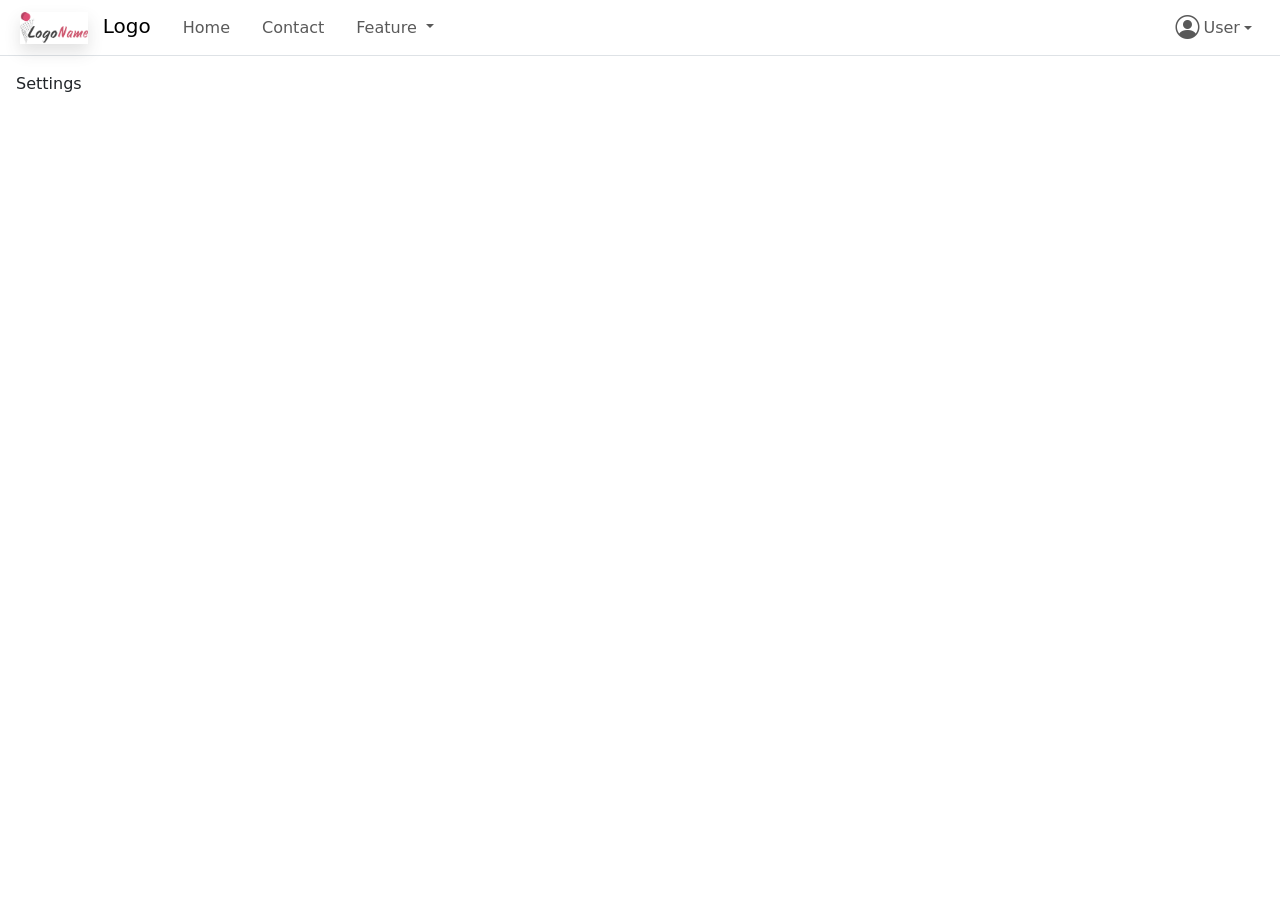
<file: pages/settings.html>
<!doctype html>
<html lang="id">

<head>
    <meta charset="UTF-8" />
    <meta name="viewport" 
        content="width=device-width, initial-scale=1.0" />

    <title>Frontend Template</title>

    <link rel="stylesheet" 
        href="/assets/css/bootstrap/bootstrap.min.css" />
    <link rel="stylesheet" 
        href="/assets/css/bootstrap/bootstrap-icons.min.css" />
    <link rel="stylesheet" 
        href="/assets/css/adminLTE/adminlte.min.css" />
    <link rel="stylesheet" 
        href="/assets/css/style.css" />
</head>

<body>
    <!-- Navbar -->
    <nav class="app-header navbar navbar-expand bg-body">
        <div class="container-fluid">
            <a class="nav-link d-md-none me-2" 
                data-bs-toggle="offcanvas" href="#mobileSidebar" 
                role="button"
                aria-controls="mobileSidebar">
                <i class="bi bi-list fs-3 fw-bold"></i>
            </a>

            <a href="/" class="navbar-brand me-3">
                <img src="/assets/img/logo.png" alt="Logo" 
                    class="brand-image opacity-75 shadow me-2 ms-2"
                    style="max-height: 32px" />
                <span class="brand-text fw-light">Logo</span>
            </a>

            <ul class="navbar-nav d-none d-md-flex me-auto">
                <li class="nav-item">
                    <a href="/" class="nav-link">Home</a>
                </li>
                <li class="nav-item">
                    <a href="/pages/contact.html" 
                        class="nav-link">Contact</a>
                </li>
                <li class="nav-item dropdown">
                    <a class="nav-link dropdown-toggle" 
                        href="#" data-bs-toggle="dropdown">
                        Feature
                    </a>
                    <ul class="dropdown-menu">
                        <li>
                            <a href="/pages/feature1.html" 
                                class="dropdown-item d-flex 
                                justify-content-between 
                                align-items-center">
                                Feature 1
                                <span class="badge text-bg-secondary 
                                ms-2">6</span>
                            </a>
                        </li>
                        <li>
                            <a href="/pages/feature2.html" 
                                class="dropdown-item">Feature 2</a>
                        </li>
                    </ul>
                </li>
            </ul>

            <div class="d-flex align-items-center z-3">
                <ul class="navbar-nav">
                    <li class="nav-item dropdown  ">
                        <a href="#" class="nav-link 
                            dropdown-toggle
                            d-flex align-items-center" 
                            data-bs-toggle="dropdown">
                            <i class="nav-icon 
                            bi bi-person-circle me-1 fs-4">
                            </i>
                            User
                        </a>

                        <ul class="dropdown-menu dropdown-menu-end">
                            <li>
                                <a class="dropdown-item
                                    d-flex align-items-center" 
                                    href="/pages/about.html">
                                    <i class="bi bi-info-circle-fill 
                                    fs-6 me-2"></i>
                                    About
                                </a>
                            </li>
                            <li>
                                <a class="dropdown-item
                                    d-flex align-items-center active" 
                                    href="/pages/settings.html">
                                    <i class="bi bi-gear-fill 
                                    fs-6 me-2"></i>
                                    Settings
                                </a>
                            </li>
                            <li>
                                <hr class="dropdown-divider">
                            </li>
                            <li>
                                <a class="dropdown-item 
                                text-danger 
                                d-flex align-items-center 
                                fw-semibold" href="/#logout">
                                    <i class="bi bi-door-closed-fill 
                                    fs-6 me-2"></i>
                                    Logout
                                </a>
                            </li>
                        </ul>
                    </li>
                </ul>
            </div>
        </div>
    </nav>
    <!-- Navbar -->

    <!-- Sidebar -->
    <aside style="width: 70%;" 
        class="offcanvas offcanvas-start bg-body-tertiary 
        shadow d-md-none" 
        tabindex="-1" id="mobileSidebar" 
        data-bs-backdrop="true" data-bs-theme="light">
        <div class="offcanvas-header sidebar-brand 
            border-bottom border-secondary ">
            <a class="brand-link me-auto text-decoration-none">
                <span class="brand-text fw-bold">MENU</span>
            </a>
            <button type="button" class="btn-close btn-sm me-2" 
                data-bs-dismiss="offcanvas" aria-label="Close">
            </button>
        </div>

        <div class="offcanvas-body sidebar-wrapper mw-auto  p-0">
            <nav class="mt-2">
                <ul class="nav sidebar-menu flex-column" 
                    id="sidebarAccordion">
                    <li class="nav-item">
                        <a href="/" class="nav-link">
                            <i class="bi bi-house-door me-2"></i>
                            <p>Home</p>
                        </a>
                    </li>

                    <li class="nav-item">
                        <a href="#submenuFeature" 
                            class="nav-link text-dark d-flex 
                            justify-content-between 
                            align-items-center collapsed" 
                            data-bs-toggle="collapse" role="button"
                            aria-expanded="false">
                            <div>
                                <i class="bi bi-list-nested me-2"></i>
                                <span>Features</span>
                            </div>
                            <i class="bi bi-chevron-down 
                                arrow-icon"></i>
                        </a>
                        <div class="collapse" id="submenuFeature" 
                            data-bs-parent="#sidebarAccordion">
                            <ul class="nav flex-column ms-3">
                                <li class="nav-item">
                                    <a href="/pages/feature1.html" 
                                        class="nav-link text-dark">
                                        <i class="bi bi-circle me-2"></i>
                                        <span>Feature 1</span>
                                        <span class="badge 
                                            text-bg-secondary ms-2">
                                            6
                                        </span>
                                    </a>
                                </li>
                                <li class="nav-item">
                                    <a href="/pages/feature2.html"
                                        class="nav-link text-dark">
                                        <i class="bi bi-circle me-2"></i>
                                        <span>Level 2</span>
                                    </a>
                                </li>
                            </ul>
                        </div>
                    </li>

                    <li class="nav-item">
                        <a href="#" class="nav-link ">
                            <i class="bi bi-envelope fw-bold me-2"></i>
                            <p>Contact</p>
                        </a>
                    </li>
                </ul>
            </nav>
        </div>
    </aside>
    <!-- Sidebar -->

    <main id="main-content" class="container-fluid p-3">
        Settings
    </main>

    <!-- Scripts -->
    <script src="/assets/js/jquery-3.7.1.min.js"></script>
    <script src="/assets/js/bootstrap/bootstrap.bundle.min.js"></script>
    <script src="/assets/js/adminLTE/adminlte.min.js"></script>
    <script src="/assets/js/echarts.min.js"></script>
    <script>
        var q = $.noConflict();
    </script>
    <script src="/assets/js/script.js"></script>
</body>

</html>
</file>
<file: assets/css/style.css>
.nav-link.collapsed .arrow-icon {
    transform: rotate(-90deg);
    transition: transform 0.2s ease;
}
.nav-link:not(.collapsed) .arrow-icon {
    transform: rotate(0deg);
    transition: transform 0.2s ease;
}

.app-header {
  position: sticky;
  top: 0;
  z-index: 1050 !important;
  height: 56px;
}

.app-header .dropdown-menu {
  z-index: 1060 !important;
}

#mobileSidebar.offcanvas-start {
  top: 56px !important;
  height: calc(100vh - 56px) !important;
}


.app-header .nav-link.active {
  color: #0d6efd !important; 
  font-weight: 600;
  border-bottom: 2px solid #0d6efd;
}

#mobileSidebar .nav-link.active {
  color: #0d6efd !important;
  background-color: rgba(13, 110, 253, 0.1) !important; 
  font-weight: 600;
  border-left: 4px solid #0d6efd;
  border-radius: 0 4px 4px 0;
}
</file>
<file: assets/css/adminLTE/adminlte.min.css>
@charset "UTF-8";/*!
 *   AdminLTE v4.0.0
 *   Author: Colorlib
 *   Website: AdminLTE.io <https://adminlte.io>
 *   License: Open source - MIT <https://opensource.org/licenses/MIT>
 */:root,[data-bs-theme=light]{--bs-blue:#0d6efd;--bs-indigo:#6610f2;--bs-purple:#6f42c1;--bs-pink:#d63384;--bs-red:#dc3545;--bs-orange:#fd7e14;--bs-yellow:#ffc107;--bs-green:#198754;--bs-teal:#20c997;--bs-cyan:#0dcaf0;--bs-black:#000;--bs-white:#fff;--bs-gray:#6c757d;--bs-gray-dark:#343a40;--bs-gray-100:#f8f9fa;--bs-gray-200:#e9ecef;--bs-gray-300:#dee2e6;--bs-gray-400:#ced4da;--bs-gray-500:#adb5bd;--bs-gray-600:#6c757d;--bs-gray-700:#495057;--bs-gray-800:#343a40;--bs-gray-900:#212529;--bs-primary:#0d6efd;--bs-secondary:#6c757d;--bs-success:#198754;--bs-info:#0dcaf0;--bs-warning:#ffc107;--bs-danger:#dc3545;--bs-light:#f8f9fa;--bs-dark:#212529;--bs-primary-rgb:13,110,253;--bs-secondary-rgb:108,117,125;--bs-success-rgb:25,135,84;--bs-info-rgb:13,202,240;--bs-warning-rgb:255,193,7;--bs-danger-rgb:220,53,69;--bs-light-rgb:248,249,250;--bs-dark-rgb:33,37,41;--bs-primary-text-emphasis:rgb(5.2, 44, 101.2);--bs-secondary-text-emphasis:rgb(43.2, 46.8, 50);--bs-success-text-emphasis:rgb(10, 54, 33.6);--bs-info-text-emphasis:rgb(5.2, 80.8, 96);--bs-warning-text-emphasis:rgb(102, 77.2, 2.8);--bs-danger-text-emphasis:rgb(88, 21.2, 27.6);--bs-light-text-emphasis:#495057;--bs-dark-text-emphasis:#495057;--bs-primary-bg-subtle:rgb(206.6, 226, 254.6);--bs-secondary-bg-subtle:rgb(225.6, 227.4, 229);--bs-success-bg-subtle:rgb(209, 231, 220.8);--bs-info-bg-subtle:rgb(206.6, 244.4, 252);--bs-warning-bg-subtle:rgb(255, 242.6, 205.4);--bs-danger-bg-subtle:rgb(248, 214.6, 217.8);--bs-light-bg-subtle:rgb(251.5, 252, 252.5);--bs-dark-bg-subtle:#ced4da;--bs-primary-border-subtle:rgb(158.2, 197, 254.2);--bs-secondary-border-subtle:rgb(196.2, 199.8, 203);--bs-success-border-subtle:rgb(163, 207, 186.6);--bs-info-border-subtle:rgb(158.2, 233.8, 249);--bs-warning-border-subtle:rgb(255, 230.2, 155.8);--bs-danger-border-subtle:rgb(241, 174.2, 180.6);--bs-light-border-subtle:#e9ecef;--bs-dark-border-subtle:#adb5bd;--bs-white-rgb:255,255,255;--bs-black-rgb:0,0,0;--bs-font-sans-serif:"Source Sans 3",system-ui,-apple-system,"Segoe UI",Roboto,"Helvetica Neue","Noto Sans","Liberation Sans",Arial,sans-serif,"Apple Color Emoji","Segoe UI Emoji","Segoe UI Symbol","Noto Color Emoji";--bs-font-monospace:SFMono-Regular,Menlo,Monaco,Consolas,"Liberation Mono","Courier New",monospace;--bs-gradient:linear-gradient(180deg, rgba(255, 255, 255, 0.15), rgba(255, 255, 255, 0));--bs-body-font-family:var(--bs-font-sans-serif);--bs-body-font-size:1rem;--bs-body-font-weight:400;--bs-body-line-height:1.5;--bs-body-color:#212529;--bs-body-color-rgb:33,37,41;--bs-body-bg:#fff;--bs-body-bg-rgb:255,255,255;--bs-emphasis-color:#000;--bs-emphasis-color-rgb:0,0,0;--bs-secondary-color:rgba(33, 37, 41, 0.75);--bs-secondary-color-rgb:33,37,41;--bs-secondary-bg:#e9ecef;--bs-secondary-bg-rgb:233,236,239;--bs-tertiary-color:rgba(33, 37, 41, 0.5);--bs-tertiary-color-rgb:33,37,41;--bs-tertiary-bg:#f8f9fa;--bs-tertiary-bg-rgb:248,249,250;--bs-heading-color:inherit;--bs-link-color:#0d6efd;--bs-link-color-rgb:13,110,253;--bs-link-decoration:underline;--bs-link-hover-color:rgb(10.4, 88, 202.4);--bs-link-hover-color-rgb:10,88,202;--bs-code-color:#d63384;--bs-highlight-color:#212529;--bs-highlight-bg:rgb(255, 242.6, 205.4);--bs-border-width:1px;--bs-border-style:solid;--bs-border-color:#dee2e6;--bs-border-color-translucent:rgba(0, 0, 0, 0.175);--bs-border-radius:0.375rem;--bs-border-radius-sm:0.25rem;--bs-border-radius-lg:0.5rem;--bs-border-radius-xl:1rem;--bs-border-radius-xxl:2rem;--bs-border-radius-2xl:var(--bs-border-radius-xxl);--bs-border-radius-pill:50rem;--bs-box-shadow:0 0.5rem 1rem rgba(0, 0, 0, 0.15);--bs-box-shadow-sm:0 0.125rem 0.25rem rgba(0, 0, 0, 0.075);--bs-box-shadow-lg:0 1rem 3rem rgba(0, 0, 0, 0.175);--bs-box-shadow-inset:inset 0 1px 2px rgba(0, 0, 0, 0.075);--bs-focus-ring-width:0.25rem;--bs-focus-ring-opacity:0.25;--bs-focus-ring-color:rgba(13, 110, 253, 0.25);--bs-form-valid-color:#198754;--bs-form-valid-border-color:#198754;--bs-form-invalid-color:#dc3545;--bs-form-invalid-border-color:#dc3545}[data-bs-theme=dark]{color-scheme:dark;--bs-body-color:#dee2e6;--bs-body-color-rgb:222,226,230;--bs-body-bg:#212529;--bs-body-bg-rgb:33,37,41;--bs-emphasis-color:#fff;--bs-emphasis-color-rgb:255,255,255;--bs-secondary-color:rgba(222, 226, 230, 0.75);--bs-secondary-color-rgb:222,226,230;--bs-secondary-bg:#343a40;--bs-secondary-bg-rgb:52,58,64;--bs-tertiary-color:rgba(222, 226, 230, 0.5);--bs-tertiary-color-rgb:222,226,230;--bs-tertiary-bg:rgb(42.5, 47.5, 52.5);--bs-tertiary-bg-rgb:43,48,53;--bs-primary-text-emphasis:rgb(109.8, 168, 253.8);--bs-secondary-text-emphasis:rgb(166.8, 172.2, 177);--bs-success-text-emphasis:rgb(117, 183, 152.4);--bs-info-text-emphasis:rgb(109.8, 223.2, 246);--bs-warning-text-emphasis:rgb(255, 217.8, 106.2);--bs-danger-text-emphasis:rgb(234, 133.8, 143.4);--bs-light-text-emphasis:#f8f9fa;--bs-dark-text-emphasis:#dee2e6;--bs-primary-bg-subtle:rgb(2.6, 22, 50.6);--bs-secondary-bg-subtle:rgb(21.6, 23.4, 25);--bs-success-bg-subtle:rgb(5, 27, 16.8);--bs-info-bg-subtle:rgb(2.6, 40.4, 48);--bs-warning-bg-subtle:rgb(51, 38.6, 1.4);--bs-danger-bg-subtle:rgb(44, 10.6, 13.8);--bs-light-bg-subtle:#343a40;--bs-dark-bg-subtle:#1a1d20;--bs-primary-border-subtle:rgb(7.8, 66, 151.8);--bs-secondary-border-subtle:rgb(64.8, 70.2, 75);--bs-success-border-subtle:rgb(15, 81, 50.4);--bs-info-border-subtle:rgb(7.8, 121.2, 144);--bs-warning-border-subtle:rgb(153, 115.8, 4.2);--bs-danger-border-subtle:rgb(132, 31.8, 41.4);--bs-light-border-subtle:#495057;--bs-dark-border-subtle:#343a40;--bs-heading-color:inherit;--bs-link-color:rgb(109.8, 168, 253.8);--bs-link-hover-color:rgb(138.84, 185.4, 254.04);--bs-link-color-rgb:110,168,254;--bs-link-hover-color-rgb:139,185,254;--bs-code-color:rgb(230.4, 132.6, 181.2);--bs-highlight-color:#dee2e6;--bs-highlight-bg:rgb(102, 77.2, 2.8);--bs-border-color:#495057;--bs-border-color-translucent:rgba(255, 255, 255, 0.15);--bs-form-valid-color:rgb(117, 183, 152.4);--bs-form-valid-border-color:rgb(117, 183, 152.4);--bs-form-invalid-color:rgb(234, 133.8, 143.4);--bs-form-invalid-border-color:rgb(234, 133.8, 143.4)}*,::after,::before{box-sizing:border-box}@media (prefers-reduced-motion:no-preference){:root{scroll-behavior:smooth}}body{margin:0;font-family:var(--bs-body-font-family);font-size:var(--bs-body-font-size);font-weight:var(--bs-body-font-weight);line-height:var(--bs-body-line-height);color:var(--bs-body-color);text-align:var(--bs-body-text-align);background-color:var(--bs-body-bg);-webkit-text-size-adjust:100%;-webkit-tap-highlight-color:transparent}hr{margin:1rem 0;color:inherit;border:0;border-top:var(--bs-border-width) solid;opacity:.25}.h1,.h2,.h3,.h4,.h5,.h6,h1,h2,h3,h4,h5,h6{margin-top:0;margin-bottom:.5rem;font-weight:500;line-height:1.2;color:var(--bs-heading-color)}.h1,h1{font-size:calc(1.375rem + 1.5vw)}@media (min-width:1200px){.h1,h1{font-size:2.5rem}}.h2,h2{font-size:calc(1.325rem + .9vw)}@media (min-width:1200px){.h2,h2{font-size:2rem}}.h3,h3{font-size:calc(1.3rem + .6vw)}@media (min-width:1200px){.h3,h3{font-size:1.75rem}}.h4,h4{font-size:calc(1.275rem + .3vw)}@media (min-width:1200px){.h4,h4{font-size:1.5rem}}.h5,h5{font-size:1.25rem}.h6,h6{font-size:1rem}p{margin-top:0;margin-bottom:1rem}abbr[title]{-webkit-text-decoration:underline dotted;text-decoration:underline dotted;cursor:help;-webkit-text-decoration-skip-ink:none;text-decoration-skip-ink:none}address{margin-bottom:1rem;font-style:normal;line-height:inherit}ol,ul{padding-left:2rem}dl,ol,ul{margin-top:0;margin-bottom:1rem}ol ol,ol ul,ul ol,ul ul{margin-bottom:0}dt{font-weight:700}dd{margin-bottom:.5rem;margin-left:0}blockquote{margin:0 0 1rem}b,strong{font-weight:bolder}.small,small{font-size:.875em}.mark,mark{padding:.1875em;color:var(--bs-highlight-color);background-color:var(--bs-highlight-bg)}sub,sup{position:relative;font-size:.75em;line-height:0;vertical-align:baseline}sub{bottom:-.25em}sup{top:-.5em}a{color:rgba(var(--bs-link-color-rgb),var(--bs-link-opacity,1));text-decoration:underline}a:hover{--bs-link-color-rgb:var(--bs-link-hover-color-rgb)}a:not([href]):not([class]),a:not([href]):not([class]):hover{color:inherit;text-decoration:none}code,kbd,pre,samp{font-family:var(--bs-font-monospace);font-size:1em}pre{display:block;margin-top:0;margin-bottom:1rem;overflow:auto;font-size:.875em}pre code{font-size:inherit;color:inherit;word-break:normal}code{font-size:.875em;color:var(--bs-code-color);word-wrap:break-word}a>code{color:inherit}kbd{padding:.1875rem .375rem;font-size:.875em;color:var(--bs-body-bg);background-color:var(--bs-body-color);border-radius:.25rem}kbd kbd{padding:0;font-size:1em}figure{margin:0 0 1rem}img,svg{vertical-align:middle}table{caption-side:bottom;border-collapse:collapse}caption{padding-top:.5rem;padding-bottom:.5rem;color:var(--bs-secondary-color);text-align:left}th{text-align:inherit;text-align:-webkit-match-parent}tbody,td,tfoot,th,thead,tr{border-color:inherit;border-style:solid;border-width:0}label{display:inline-block}button{border-radius:0}button:focus:not(:focus-visible){outline:0}button,input,optgroup,select,textarea{margin:0;font-family:inherit;font-size:inherit;line-height:inherit}button,select{text-transform:none}[role=button]{cursor:pointer}select{word-wrap:normal}select:disabled{opacity:1}[list]:not([type=date]):not([type=datetime-local]):not([type=month]):not([type=week]):not([type=time])::-webkit-calendar-picker-indicator{display:none!important}[type=button],[type=reset],[type=submit],button{-webkit-appearance:button}[type=button]:not(:disabled),[type=reset]:not(:disabled),[type=submit]:not(:disabled),button:not(:disabled){cursor:pointer}::-moz-focus-inner{padding:0;border-style:none}textarea{resize:vertical}fieldset{min-width:0;padding:0;margin:0;border:0}legend{float:left;width:100%;padding:0;margin-bottom:.5rem;line-height:inherit;font-size:calc(1.275rem + .3vw)}@media (min-width:1200px){legend{font-size:1.5rem}}legend+*{clear:left}::-webkit-datetime-edit-day-field,::-webkit-datetime-edit-fields-wrapper,::-webkit-datetime-edit-hour-field,::-webkit-datetime-edit-minute,::-webkit-datetime-edit-month-field,::-webkit-datetime-edit-text,::-webkit-datetime-edit-year-field{padding:0}::-webkit-inner-spin-button{height:auto}[type=search]{-webkit-appearance:textfield;outline-offset:-2px}[type=search]::-webkit-search-cancel-button{cursor:pointer;filter:grayscale(1)}::-webkit-search-decoration{-webkit-appearance:none}::-webkit-color-swatch-wrapper{padding:0}::file-selector-button{font:inherit;-webkit-appearance:button}output{display:inline-block}iframe{border:0}summary{display:list-item;cursor:pointer}progress{vertical-align:baseline}[hidden]{display:none!important}.lead{font-size:1.25rem;font-weight:300}.display-1{font-weight:300;line-height:1.2;font-size:calc(1.625rem + 4.5vw)}@media (min-width:1200px){.display-1{font-size:5rem}}.display-2{font-weight:300;line-height:1.2;font-size:calc(1.575rem + 3.9vw)}@media (min-width:1200px){.display-2{font-size:4.5rem}}.display-3{font-weight:300;line-height:1.2;font-size:calc(1.525rem + 3.3vw)}@media (min-width:1200px){.display-3{font-size:4rem}}.display-4{font-weight:300;line-height:1.2;font-size:calc(1.475rem + 2.7vw)}@media (min-width:1200px){.display-4{font-size:3.5rem}}.display-5{font-weight:300;line-height:1.2;font-size:calc(1.425rem + 2.1vw)}@media (min-width:1200px){.display-5{font-size:3rem}}.display-6{font-weight:300;line-height:1.2;font-size:calc(1.375rem + 1.5vw)}@media (min-width:1200px){.display-6{font-size:2.5rem}}.list-unstyled{padding-left:0;list-style:none}.list-inline{padding-left:0;list-style:none}.list-inline-item{display:inline-block}.list-inline-item:not(:last-child){margin-right:.5rem}.initialism{font-size:.875em;text-transform:uppercase}.blockquote{margin-bottom:1rem;font-size:1.25rem}.blockquote>:last-child{margin-bottom:0}.blockquote-footer{margin-top:-1rem;margin-bottom:1rem;font-size:.875em;color:#6c757d}.blockquote-footer::before{content:"— "}.img-fluid{max-width:100%;height:auto}.img-thumbnail{padding:.25rem;background-color:var(--bs-body-bg);border:var(--bs-border-width) solid var(--bs-border-color);border-radius:var(--bs-border-radius);box-shadow:var(--bs-box-shadow-sm);max-width:100%;height:auto}.figure{display:inline-block}.figure-img{margin-bottom:.5rem;line-height:1}.figure-caption{font-size:.875em;color:var(--bs-secondary-color)}.container,.container-fluid,.container-lg,.container-md,.container-sm,.container-xl,.container-xxl{--bs-gutter-x:1.5rem;--bs-gutter-y:0;width:100%;padding-right:calc(var(--bs-gutter-x) * .5);padding-left:calc(var(--bs-gutter-x) * .5);margin-right:auto;margin-left:auto}@media (min-width:576px){.container,.container-sm{max-width:540px}}@media (min-width:768px){.container,.container-md,.container-sm{max-width:720px}}@media (min-width:992px){.container,.container-lg,.container-md,.container-sm{max-width:960px}}@media (min-width:1200px){.container,.container-lg,.container-md,.container-sm,.container-xl{max-width:1140px}}@media (min-width:1400px){.container,.container-lg,.container-md,.container-sm,.container-xl,.container-xxl{max-width:1320px}}:root{--bs-breakpoint-xs:0;--bs-breakpoint-sm:576px;--bs-breakpoint-md:768px;--bs-breakpoint-lg:992px;--bs-breakpoint-xl:1200px;--bs-breakpoint-xxl:1400px}.row{--bs-gutter-x:1.5rem;--bs-gutter-y:0;display:flex;flex-wrap:wrap;margin-top:calc(-1 * var(--bs-gutter-y));margin-right:calc(-.5 * var(--bs-gutter-x));margin-left:calc(-.5 * var(--bs-gutter-x))}.row>*{flex-shrink:0;width:100%;max-width:100%;padding-right:calc(var(--bs-gutter-x) * .5);padding-left:calc(var(--bs-gutter-x) * .5);margin-top:var(--bs-gutter-y)}.col{flex:1 0 0}.row-cols-auto>*{flex:0 0 auto;width:auto}.row-cols-1>*{flex:0 0 auto;width:100%}.row-cols-2>*{flex:0 0 auto;width:50%}.row-cols-3>*{flex:0 0 auto;width:33.33333333%}.row-cols-4>*{flex:0 0 auto;width:25%}.row-cols-5>*{flex:0 0 auto;width:20%}.row-cols-6>*{flex:0 0 auto;width:16.66666667%}.col-auto{flex:0 0 auto;width:auto}.col-1{flex:0 0 auto;width:8.33333333%}.col-2{flex:0 0 auto;width:16.66666667%}.col-3{flex:0 0 auto;width:25%}.col-4{flex:0 0 auto;width:33.33333333%}.col-5{flex:0 0 auto;width:41.66666667%}.col-6{flex:0 0 auto;width:50%}.col-7{flex:0 0 auto;width:58.33333333%}.col-8{flex:0 0 auto;width:66.66666667%}.col-9{flex:0 0 auto;width:75%}.col-10{flex:0 0 auto;width:83.33333333%}.col-11{flex:0 0 auto;width:91.66666667%}.col-12{flex:0 0 auto;width:100%}.offset-1{margin-left:8.33333333%}.offset-2{margin-left:16.66666667%}.offset-3{margin-left:25%}.offset-4{margin-left:33.33333333%}.offset-5{margin-left:41.66666667%}.offset-6{margin-left:50%}.offset-7{margin-left:58.33333333%}.offset-8{margin-left:66.66666667%}.offset-9{margin-left:75%}.offset-10{margin-left:83.33333333%}.offset-11{margin-left:91.66666667%}.g-0,.gx-0{--bs-gutter-x:0}.g-0,.gy-0{--bs-gutter-y:0}.g-1,.gx-1{--bs-gutter-x:0.25rem}.g-1,.gy-1{--bs-gutter-y:0.25rem}.g-2,.gx-2{--bs-gutter-x:0.5rem}.g-2,.gy-2{--bs-gutter-y:0.5rem}.g-3,.gx-3{--bs-gutter-x:1rem}.g-3,.gy-3{--bs-gutter-y:1rem}.g-4,.gx-4{--bs-gutter-x:1.5rem}.g-4,.gy-4{--bs-gutter-y:1.5rem}.g-5,.gx-5{--bs-gutter-x:3rem}.g-5,.gy-5{--bs-gutter-y:3rem}@media (min-width:576px){.col-sm{flex:1 0 0}.row-cols-sm-auto>*{flex:0 0 auto;width:auto}.row-cols-sm-1>*{flex:0 0 auto;width:100%}.row-cols-sm-2>*{flex:0 0 auto;width:50%}.row-cols-sm-3>*{flex:0 0 auto;width:33.33333333%}.row-cols-sm-4>*{flex:0 0 auto;width:25%}.row-cols-sm-5>*{flex:0 0 auto;width:20%}.row-cols-sm-6>*{flex:0 0 auto;width:16.66666667%}.col-sm-auto{flex:0 0 auto;width:auto}.col-sm-1{flex:0 0 auto;width:8.33333333%}.col-sm-2{flex:0 0 auto;width:16.66666667%}.col-sm-3{flex:0 0 auto;width:25%}.col-sm-4{flex:0 0 auto;width:33.33333333%}.col-sm-5{flex:0 0 auto;width:41.66666667%}.col-sm-6{flex:0 0 auto;width:50%}.col-sm-7{flex:0 0 auto;width:58.33333333%}.col-sm-8{flex:0 0 auto;width:66.66666667%}.col-sm-9{flex:0 0 auto;width:75%}.col-sm-10{flex:0 0 auto;width:83.33333333%}.col-sm-11{flex:0 0 auto;width:91.66666667%}.col-sm-12{flex:0 0 auto;width:100%}.offset-sm-0{margin-left:0}.offset-sm-1{margin-left:8.33333333%}.offset-sm-2{margin-left:16.66666667%}.offset-sm-3{margin-left:25%}.offset-sm-4{margin-left:33.33333333%}.offset-sm-5{margin-left:41.66666667%}.offset-sm-6{margin-left:50%}.offset-sm-7{margin-left:58.33333333%}.offset-sm-8{margin-left:66.66666667%}.offset-sm-9{margin-left:75%}.offset-sm-10{margin-left:83.33333333%}.offset-sm-11{margin-left:91.66666667%}.g-sm-0,.gx-sm-0{--bs-gutter-x:0}.g-sm-0,.gy-sm-0{--bs-gutter-y:0}.g-sm-1,.gx-sm-1{--bs-gutter-x:0.25rem}.g-sm-1,.gy-sm-1{--bs-gutter-y:0.25rem}.g-sm-2,.gx-sm-2{--bs-gutter-x:0.5rem}.g-sm-2,.gy-sm-2{--bs-gutter-y:0.5rem}.g-sm-3,.gx-sm-3{--bs-gutter-x:1rem}.g-sm-3,.gy-sm-3{--bs-gutter-y:1rem}.g-sm-4,.gx-sm-4{--bs-gutter-x:1.5rem}.g-sm-4,.gy-sm-4{--bs-gutter-y:1.5rem}.g-sm-5,.gx-sm-5{--bs-gutter-x:3rem}.g-sm-5,.gy-sm-5{--bs-gutter-y:3rem}}@media (min-width:768px){.col-md{flex:1 0 0}.row-cols-md-auto>*{flex:0 0 auto;width:auto}.row-cols-md-1>*{flex:0 0 auto;width:100%}.row-cols-md-2>*{flex:0 0 auto;width:50%}.row-cols-md-3>*{flex:0 0 auto;width:33.33333333%}.row-cols-md-4>*{flex:0 0 auto;width:25%}.row-cols-md-5>*{flex:0 0 auto;width:20%}.row-cols-md-6>*{flex:0 0 auto;width:16.66666667%}.col-md-auto{flex:0 0 auto;width:auto}.col-md-1{flex:0 0 auto;width:8.33333333%}.col-md-2{flex:0 0 auto;width:16.66666667%}.col-md-3{flex:0 0 auto;width:25%}.col-md-4{flex:0 0 auto;width:33.33333333%}.col-md-5{flex:0 0 auto;width:41.66666667%}.col-md-6{flex:0 0 auto;width:50%}.col-md-7{flex:0 0 auto;width:58.33333333%}.col-md-8{flex:0 0 auto;width:66.66666667%}.col-md-9{flex:0 0 auto;width:75%}.col-md-10{flex:0 0 auto;width:83.33333333%}.col-md-11{flex:0 0 auto;width:91.66666667%}.col-md-12{flex:0 0 auto;width:100%}.offset-md-0{margin-left:0}.offset-md-1{margin-left:8.33333333%}.offset-md-2{margin-left:16.66666667%}.offset-md-3{margin-left:25%}.offset-md-4{margin-left:33.33333333%}.offset-md-5{margin-left:41.66666667%}.offset-md-6{margin-left:50%}.offset-md-7{margin-left:58.33333333%}.offset-md-8{margin-left:66.66666667%}.offset-md-9{margin-left:75%}.offset-md-10{margin-left:83.33333333%}.offset-md-11{margin-left:91.66666667%}.g-md-0,.gx-md-0{--bs-gutter-x:0}.g-md-0,.gy-md-0{--bs-gutter-y:0}.g-md-1,.gx-md-1{--bs-gutter-x:0.25rem}.g-md-1,.gy-md-1{--bs-gutter-y:0.25rem}.g-md-2,.gx-md-2{--bs-gutter-x:0.5rem}.g-md-2,.gy-md-2{--bs-gutter-y:0.5rem}.g-md-3,.gx-md-3{--bs-gutter-x:1rem}.g-md-3,.gy-md-3{--bs-gutter-y:1rem}.g-md-4,.gx-md-4{--bs-gutter-x:1.5rem}.g-md-4,.gy-md-4{--bs-gutter-y:1.5rem}.g-md-5,.gx-md-5{--bs-gutter-x:3rem}.g-md-5,.gy-md-5{--bs-gutter-y:3rem}}@media (min-width:992px){.col-lg{flex:1 0 0}.row-cols-lg-auto>*{flex:0 0 auto;width:auto}.row-cols-lg-1>*{flex:0 0 auto;width:100%}.row-cols-lg-2>*{flex:0 0 auto;width:50%}.row-cols-lg-3>*{flex:0 0 auto;width:33.33333333%}.row-cols-lg-4>*{flex:0 0 auto;width:25%}.row-cols-lg-5>*{flex:0 0 auto;width:20%}.row-cols-lg-6>*{flex:0 0 auto;width:16.66666667%}.col-lg-auto{flex:0 0 auto;width:auto}.col-lg-1{flex:0 0 auto;width:8.33333333%}.col-lg-2{flex:0 0 auto;width:16.66666667%}.col-lg-3{flex:0 0 auto;width:25%}.col-lg-4{flex:0 0 auto;width:33.33333333%}.col-lg-5{flex:0 0 auto;width:41.66666667%}.col-lg-6{flex:0 0 auto;width:50%}.col-lg-7{flex:0 0 auto;width:58.33333333%}.col-lg-8{flex:0 0 auto;width:66.66666667%}.col-lg-9{flex:0 0 auto;width:75%}.col-lg-10{flex:0 0 auto;width:83.33333333%}.col-lg-11{flex:0 0 auto;width:91.66666667%}.col-lg-12{flex:0 0 auto;width:100%}.offset-lg-0{margin-left:0}.offset-lg-1{margin-left:8.33333333%}.offset-lg-2{margin-left:16.66666667%}.offset-lg-3{margin-left:25%}.offset-lg-4{margin-left:33.33333333%}.offset-lg-5{margin-left:41.66666667%}.offset-lg-6{margin-left:50%}.offset-lg-7{margin-left:58.33333333%}.offset-lg-8{margin-left:66.66666667%}.offset-lg-9{margin-left:75%}.offset-lg-10{margin-left:83.33333333%}.offset-lg-11{margin-left:91.66666667%}.g-lg-0,.gx-lg-0{--bs-gutter-x:0}.g-lg-0,.gy-lg-0{--bs-gutter-y:0}.g-lg-1,.gx-lg-1{--bs-gutter-x:0.25rem}.g-lg-1,.gy-lg-1{--bs-gutter-y:0.25rem}.g-lg-2,.gx-lg-2{--bs-gutter-x:0.5rem}.g-lg-2,.gy-lg-2{--bs-gutter-y:0.5rem}.g-lg-3,.gx-lg-3{--bs-gutter-x:1rem}.g-lg-3,.gy-lg-3{--bs-gutter-y:1rem}.g-lg-4,.gx-lg-4{--bs-gutter-x:1.5rem}.g-lg-4,.gy-lg-4{--bs-gutter-y:1.5rem}.g-lg-5,.gx-lg-5{--bs-gutter-x:3rem}.g-lg-5,.gy-lg-5{--bs-gutter-y:3rem}}@media (min-width:1200px){.col-xl{flex:1 0 0}.row-cols-xl-auto>*{flex:0 0 auto;width:auto}.row-cols-xl-1>*{flex:0 0 auto;width:100%}.row-cols-xl-2>*{flex:0 0 auto;width:50%}.row-cols-xl-3>*{flex:0 0 auto;width:33.33333333%}.row-cols-xl-4>*{flex:0 0 auto;width:25%}.row-cols-xl-5>*{flex:0 0 auto;width:20%}.row-cols-xl-6>*{flex:0 0 auto;width:16.66666667%}.col-xl-auto{flex:0 0 auto;width:auto}.col-xl-1{flex:0 0 auto;width:8.33333333%}.col-xl-2{flex:0 0 auto;width:16.66666667%}.col-xl-3{flex:0 0 auto;width:25%}.col-xl-4{flex:0 0 auto;width:33.33333333%}.col-xl-5{flex:0 0 auto;width:41.66666667%}.col-xl-6{flex:0 0 auto;width:50%}.col-xl-7{flex:0 0 auto;width:58.33333333%}.col-xl-8{flex:0 0 auto;width:66.66666667%}.col-xl-9{flex:0 0 auto;width:75%}.col-xl-10{flex:0 0 auto;width:83.33333333%}.col-xl-11{flex:0 0 auto;width:91.66666667%}.col-xl-12{flex:0 0 auto;width:100%}.offset-xl-0{margin-left:0}.offset-xl-1{margin-left:8.33333333%}.offset-xl-2{margin-left:16.66666667%}.offset-xl-3{margin-left:25%}.offset-xl-4{margin-left:33.33333333%}.offset-xl-5{margin-left:41.66666667%}.offset-xl-6{margin-left:50%}.offset-xl-7{margin-left:58.33333333%}.offset-xl-8{margin-left:66.66666667%}.offset-xl-9{margin-left:75%}.offset-xl-10{margin-left:83.33333333%}.offset-xl-11{margin-left:91.66666667%}.g-xl-0,.gx-xl-0{--bs-gutter-x:0}.g-xl-0,.gy-xl-0{--bs-gutter-y:0}.g-xl-1,.gx-xl-1{--bs-gutter-x:0.25rem}.g-xl-1,.gy-xl-1{--bs-gutter-y:0.25rem}.g-xl-2,.gx-xl-2{--bs-gutter-x:0.5rem}.g-xl-2,.gy-xl-2{--bs-gutter-y:0.5rem}.g-xl-3,.gx-xl-3{--bs-gutter-x:1rem}.g-xl-3,.gy-xl-3{--bs-gutter-y:1rem}.g-xl-4,.gx-xl-4{--bs-gutter-x:1.5rem}.g-xl-4,.gy-xl-4{--bs-gutter-y:1.5rem}.g-xl-5,.gx-xl-5{--bs-gutter-x:3rem}.g-xl-5,.gy-xl-5{--bs-gutter-y:3rem}}@media (min-width:1400px){.col-xxl{flex:1 0 0}.row-cols-xxl-auto>*{flex:0 0 auto;width:auto}.row-cols-xxl-1>*{flex:0 0 auto;width:100%}.row-cols-xxl-2>*{flex:0 0 auto;width:50%}.row-cols-xxl-3>*{flex:0 0 auto;width:33.33333333%}.row-cols-xxl-4>*{flex:0 0 auto;width:25%}.row-cols-xxl-5>*{flex:0 0 auto;width:20%}.row-cols-xxl-6>*{flex:0 0 auto;width:16.66666667%}.col-xxl-auto{flex:0 0 auto;width:auto}.col-xxl-1{flex:0 0 auto;width:8.33333333%}.col-xxl-2{flex:0 0 auto;width:16.66666667%}.col-xxl-3{flex:0 0 auto;width:25%}.col-xxl-4{flex:0 0 auto;width:33.33333333%}.col-xxl-5{flex:0 0 auto;width:41.66666667%}.col-xxl-6{flex:0 0 auto;width:50%}.col-xxl-7{flex:0 0 auto;width:58.33333333%}.col-xxl-8{flex:0 0 auto;width:66.66666667%}.col-xxl-9{flex:0 0 auto;width:75%}.col-xxl-10{flex:0 0 auto;width:83.33333333%}.col-xxl-11{flex:0 0 auto;width:91.66666667%}.col-xxl-12{flex:0 0 auto;width:100%}.offset-xxl-0{margin-left:0}.offset-xxl-1{margin-left:8.33333333%}.offset-xxl-2{margin-left:16.66666667%}.offset-xxl-3{margin-left:25%}.offset-xxl-4{margin-left:33.33333333%}.offset-xxl-5{margin-left:41.66666667%}.offset-xxl-6{margin-left:50%}.offset-xxl-7{margin-left:58.33333333%}.offset-xxl-8{margin-left:66.66666667%}.offset-xxl-9{margin-left:75%}.offset-xxl-10{margin-left:83.33333333%}.offset-xxl-11{margin-left:91.66666667%}.g-xxl-0,.gx-xxl-0{--bs-gutter-x:0}.g-xxl-0,.gy-xxl-0{--bs-gutter-y:0}.g-xxl-1,.gx-xxl-1{--bs-gutter-x:0.25rem}.g-xxl-1,.gy-xxl-1{--bs-gutter-y:0.25rem}.g-xxl-2,.gx-xxl-2{--bs-gutter-x:0.5rem}.g-xxl-2,.gy-xxl-2{--bs-gutter-y:0.5rem}.g-xxl-3,.gx-xxl-3{--bs-gutter-x:1rem}.g-xxl-3,.gy-xxl-3{--bs-gutter-y:1rem}.g-xxl-4,.gx-xxl-4{--bs-gutter-x:1.5rem}.g-xxl-4,.gy-xxl-4{--bs-gutter-y:1.5rem}.g-xxl-5,.gx-xxl-5{--bs-gutter-x:3rem}.g-xxl-5,.gy-xxl-5{--bs-gutter-y:3rem}}.table{--bs-table-color-type:initial;--bs-table-bg-type:initial;--bs-table-color-state:initial;--bs-table-bg-state:initial;--bs-table-color:var(--bs-emphasis-color);--bs-table-bg:var(--bs-body-bg);--bs-table-border-color:var(--bs-border-color);--bs-table-accent-bg:transparent;--bs-table-striped-color:var(--bs-emphasis-color);--bs-table-striped-bg:rgba(var(--bs-emphasis-color-rgb), 0.05);--bs-table-active-color:var(--bs-emphasis-color);--bs-table-active-bg:rgba(var(--bs-emphasis-color-rgb), 0.1);--bs-table-hover-color:var(--bs-emphasis-color);--bs-table-hover-bg:rgba(var(--bs-emphasis-color-rgb), 0.075);width:100%;margin-bottom:1rem;vertical-align:top;border-color:var(--bs-table-border-color)}.table>:not(caption)>*>*{padding:.5rem .5rem;color:var(--bs-table-color-state,var(--bs-table-color-type,var(--bs-table-color)));background-color:var(--bs-table-bg);border-bottom-width:var(--bs-border-width);box-shadow:inset 0 0 0 9999px var(--bs-table-bg-state,var(--bs-table-bg-type,var(--bs-table-accent-bg)))}.table>tbody{vertical-align:inherit}.table>thead{vertical-align:bottom}.table-group-divider{border-top:calc(var(--bs-border-width) * 2) solid currentcolor}.caption-top{caption-side:top}.table-sm>:not(caption)>*>*{padding:.25rem .25rem}.table-bordered>:not(caption)>*{border-width:var(--bs-border-width) 0}.table-bordered>:not(caption)>*>*{border-width:0 var(--bs-border-width)}.table-borderless>:not(caption)>*>*{border-bottom-width:0}.table-borderless>:not(:first-child){border-top-width:0}.table-striped>tbody>tr:nth-of-type(odd)>*{--bs-table-color-type:var(--bs-table-striped-color);--bs-table-bg-type:var(--bs-table-striped-bg)}.table-striped-columns>:not(caption)>tr>:nth-child(2n){--bs-table-color-type:var(--bs-table-striped-color);--bs-table-bg-type:var(--bs-table-striped-bg)}.table-active{--bs-table-color-state:var(--bs-table-active-color);--bs-table-bg-state:var(--bs-table-active-bg)}.table-hover>tbody>tr:hover>*{--bs-table-color-state:var(--bs-table-hover-color);--bs-table-bg-state:var(--bs-table-hover-bg)}.table-primary{--bs-table-color:#000;--bs-table-bg:rgb(206.6, 226, 254.6);--bs-table-border-color:rgb(165.28, 180.8, 203.68);--bs-table-striped-bg:rgb(196.27, 214.7, 241.87);--bs-table-striped-color:#000;--bs-table-active-bg:rgb(185.94, 203.4, 229.14);--bs-table-active-color:#000;--bs-table-hover-bg:rgb(191.105, 209.05, 235.505);--bs-table-hover-color:#000;color:var(--bs-table-color);border-color:var(--bs-table-border-color)}.table-secondary{--bs-table-color:#000;--bs-table-bg:rgb(225.6, 227.4, 229);--bs-table-border-color:rgb(180.48, 181.92, 183.2);--bs-table-striped-bg:rgb(214.32, 216.03, 217.55);--bs-table-striped-color:#000;--bs-table-active-bg:rgb(203.04, 204.66, 206.1);--bs-table-active-color:#000;--bs-table-hover-bg:rgb(208.68, 210.345, 211.825);--bs-table-hover-color:#000;color:var(--bs-table-color);border-color:var(--bs-table-border-color)}.table-success{--bs-table-color:#000;--bs-table-bg:rgb(209, 231, 220.8);--bs-table-border-color:rgb(167.2, 184.8, 176.64);--bs-table-striped-bg:rgb(198.55, 219.45, 209.76);--bs-table-striped-color:#000;--bs-table-active-bg:rgb(188.1, 207.9, 198.72);--bs-table-active-color:#000;--bs-table-hover-bg:rgb(193.325, 213.675, 204.24);--bs-table-hover-color:#000;color:var(--bs-table-color);border-color:var(--bs-table-border-color)}.table-info{--bs-table-color:#000;--bs-table-bg:rgb(206.6, 244.4, 252);--bs-table-border-color:rgb(165.28, 195.52, 201.6);--bs-table-striped-bg:rgb(196.27, 232.18, 239.4);--bs-table-striped-color:#000;--bs-table-active-bg:rgb(185.94, 219.96, 226.8);--bs-table-active-color:#000;--bs-table-hover-bg:rgb(191.105, 226.07, 233.1);--bs-table-hover-color:#000;color:var(--bs-table-color);border-color:var(--bs-table-border-color)}.table-warning{--bs-table-color:#000;--bs-table-bg:rgb(255, 242.6, 205.4);--bs-table-border-color:rgb(204, 194.08, 164.32);--bs-table-striped-bg:rgb(242.25, 230.47, 195.13);--bs-table-striped-color:#000;--bs-table-active-bg:rgb(229.5, 218.34, 184.86);--bs-table-active-color:#000;--bs-table-hover-bg:rgb(235.875, 224.405, 189.995);--bs-table-hover-color:#000;color:var(--bs-table-color);border-color:var(--bs-table-border-color)}.table-danger{--bs-table-color:#000;--bs-table-bg:rgb(248, 214.6, 217.8);--bs-table-border-color:rgb(198.4, 171.68, 174.24);--bs-table-striped-bg:rgb(235.6, 203.87, 206.91);--bs-table-striped-color:#000;--bs-table-active-bg:rgb(223.2, 193.14, 196.02);--bs-table-active-color:#000;--bs-table-hover-bg:rgb(229.4, 198.505, 201.465);--bs-table-hover-color:#000;color:var(--bs-table-color);border-color:var(--bs-table-border-color)}.table-light{--bs-table-color:#000;--bs-table-bg:#f8f9fa;--bs-table-border-color:rgb(198.4, 199.2, 200);--bs-table-striped-bg:rgb(235.6, 236.55, 237.5);--bs-table-striped-color:#000;--bs-table-active-bg:rgb(223.2, 224.1, 225);--bs-table-active-color:#000;--bs-table-hover-bg:rgb(229.4, 230.325, 231.25);--bs-table-hover-color:#000;color:var(--bs-table-color);border-color:var(--bs-table-border-color)}.table-dark{--bs-table-color:#fff;--bs-table-bg:#212529;--bs-table-border-color:rgb(77.4, 80.6, 83.8);--bs-table-striped-bg:rgb(44.1, 47.9, 51.7);--bs-table-striped-color:#fff;--bs-table-active-bg:rgb(55.2, 58.8, 62.4);--bs-table-active-color:#fff;--bs-table-hover-bg:rgb(49.65, 53.35, 57.05);--bs-table-hover-color:#fff;color:var(--bs-table-color);border-color:var(--bs-table-border-color)}.table-responsive{overflow-x:auto;-webkit-overflow-scrolling:touch}@media (max-width:575.98px){.table-responsive-sm{overflow-x:auto;-webkit-overflow-scrolling:touch}}@media (max-width:767.98px){.table-responsive-md{overflow-x:auto;-webkit-overflow-scrolling:touch}}@media (max-width:991.98px){.table-responsive-lg{overflow-x:auto;-webkit-overflow-scrolling:touch}}@media (max-width:1199.98px){.table-responsive-xl{overflow-x:auto;-webkit-overflow-scrolling:touch}}@media (max-width:1399.98px){.table-responsive-xxl{overflow-x:auto;-webkit-overflow-scrolling:touch}}.form-label{margin-bottom:.5rem}.col-form-label{padding-top:calc(.375rem + var(--bs-border-width));padding-bottom:calc(.375rem + var(--bs-border-width));margin-bottom:0;font-size:inherit;line-height:1.5}.col-form-label-lg{padding-top:calc(.5rem + var(--bs-border-width));padding-bottom:calc(.5rem + var(--bs-border-width));font-size:1.25rem}.col-form-label-sm{padding-top:calc(.25rem + var(--bs-border-width));padding-bottom:calc(.25rem + var(--bs-border-width));font-size:.875rem}.form-text{margin-top:.25rem;font-size:.875em;color:var(--bs-secondary-color)}.form-control{display:block;width:100%;padding:.375rem .75rem;font-size:1rem;font-weight:400;line-height:1.5;color:var(--bs-body-color);-webkit-appearance:none;appearance:none;background-color:var(--bs-body-bg);background-clip:padding-box;border:var(--bs-border-width) solid var(--bs-border-color);border-radius:var(--bs-border-radius);box-shadow:var(--bs-box-shadow-inset);transition:border-color .15s ease-in-out,box-shadow .15s ease-in-out}@media (prefers-reduced-motion:reduce){.form-control{transition:none}}.form-control[type=file]{overflow:hidden}.form-control[type=file]:not(:disabled):not([readonly]){cursor:pointer}.form-control:focus{color:var(--bs-body-color);background-color:var(--bs-body-bg);border-color:rgb(134,182.5,254);outline:0;box-shadow:var(--bs-box-shadow-inset),0 0 0 .25rem rgba(13,110,253,.25)}.form-control::-webkit-date-and-time-value{min-width:85px;height:1.5em;margin:0}.form-control::-webkit-datetime-edit{display:block;padding:0}.form-control::placeholder{color:var(--bs-secondary-color);opacity:1}.form-control:disabled{background-color:var(--bs-secondary-bg);opacity:1}.form-control::file-selector-button{padding:.375rem .75rem;margin:-.375rem -.75rem;margin-inline-end:.75rem;color:var(--bs-body-color);background-color:var(--bs-tertiary-bg);pointer-events:none;border-color:inherit;border-style:solid;border-width:0;border-inline-end-width:var(--bs-border-width);border-radius:0;transition:color .15s ease-in-out,background-color .15s ease-in-out,border-color .15s ease-in-out,box-shadow .15s ease-in-out}@media (prefers-reduced-motion:reduce){.form-control::file-selector-button{transition:none}}.form-control:hover:not(:disabled):not([readonly])::file-selector-button{background-color:var(--bs-secondary-bg)}.form-control-plaintext{display:block;width:100%;padding:.375rem 0;margin-bottom:0;line-height:1.5;color:var(--bs-body-color);background-color:transparent;border:solid transparent;border-width:var(--bs-border-width) 0}.form-control-plaintext:focus{outline:0}.form-control-plaintext.form-control-lg,.form-control-plaintext.form-control-sm{padding-right:0;padding-left:0}.form-control-sm{min-height:calc(1.5em + .5rem + calc(var(--bs-border-width) * 2));padding:.25rem .5rem;font-size:.875rem;border-radius:var(--bs-border-radius-sm)}.form-control-sm::file-selector-button{padding:.25rem .5rem;margin:-.25rem -.5rem;margin-inline-end:.5rem}.form-control-lg{min-height:calc(1.5em + 1rem + calc(var(--bs-border-width) * 2));padding:.5rem 1rem;font-size:1.25rem;border-radius:var(--bs-border-radius-lg)}.form-control-lg::file-selector-button{padding:.5rem 1rem;margin:-.5rem -1rem;margin-inline-end:1rem}textarea.form-control{min-height:calc(1.5em + .75rem + calc(var(--bs-border-width) * 2))}textarea.form-control-sm{min-height:calc(1.5em + .5rem + calc(var(--bs-border-width) * 2))}textarea.form-control-lg{min-height:calc(1.5em + 1rem + calc(var(--bs-border-width) * 2))}.form-control-color{width:3rem;height:calc(1.5em + .75rem + calc(var(--bs-border-width) * 2));padding:.375rem}.form-control-color:not(:disabled):not([readonly]){cursor:pointer}.form-control-color::-moz-color-swatch{border:0!important;border-radius:var(--bs-border-radius)}.form-control-color::-webkit-color-swatch{border:0!important;border-radius:var(--bs-border-radius)}.form-control-color.form-control-sm{height:calc(1.5em + .5rem + calc(var(--bs-border-width) * 2))}.form-control-color.form-control-lg{height:calc(1.5em + 1rem + calc(var(--bs-border-width) * 2))}.form-select{--bs-form-select-bg-img:url("data:image/svg+xml,%3csvg xmlns='http://www.w3.org/2000/svg' viewBox='0 0 16 16'%3e%3cpath fill='none' stroke='%23343a40' stroke-linecap='round' stroke-linejoin='round' stroke-width='2' d='m2 5 6 6 6-6'/%3e%3c/svg%3e");display:block;width:100%;padding:.375rem 2.25rem .375rem .75rem;font-size:1rem;font-weight:400;line-height:1.5;color:var(--bs-body-color);-webkit-appearance:none;appearance:none;background-color:var(--bs-body-bg);background-image:var(--bs-form-select-bg-img),var(--bs-form-select-bg-icon,none);background-repeat:no-repeat;background-position:right .75rem center;background-size:16px 12px;border:var(--bs-border-width) solid var(--bs-border-color);border-radius:var(--bs-border-radius);box-shadow:var(--bs-box-shadow-inset);transition:border-color .15s ease-in-out,box-shadow .15s ease-in-out}@media (prefers-reduced-motion:reduce){.form-select{transition:none}}.form-select:focus{border-color:rgb(134,182.5,254);outline:0;box-shadow:var(--bs-box-shadow-inset),0 0 0 .25rem rgba(13,110,253,.25)}.form-select[multiple],.form-select[size]:not([size="1"]){padding-right:.75rem;background-image:none}.form-select:disabled{background-color:var(--bs-secondary-bg)}.form-select:-moz-focusring{color:transparent;text-shadow:0 0 0 var(--bs-body-color)}.form-select-sm{padding-top:.25rem;padding-bottom:.25rem;padding-left:.5rem;font-size:.875rem;border-radius:var(--bs-border-radius-sm)}.form-select-lg{padding-top:.5rem;padding-bottom:.5rem;padding-left:1rem;font-size:1.25rem;border-radius:var(--bs-border-radius-lg)}[data-bs-theme=dark] .form-select{--bs-form-select-bg-img:url("data:image/svg+xml,%3csvg xmlns='http://www.w3.org/2000/svg' viewBox='0 0 16 16'%3e%3cpath fill='none' stroke='%23dee2e6' stroke-linecap='round' stroke-linejoin='round' stroke-width='2' d='m2 5 6 6 6-6'/%3e%3c/svg%3e")}.form-check{display:block;min-height:1.5rem;padding-left:1.5em;margin-bottom:.125rem}.form-check .form-check-input{float:left;margin-left:-1.5em}.form-check-reverse{padding-right:1.5em;padding-left:0;text-align:right}.form-check-reverse .form-check-input{float:right;margin-right:-1.5em;margin-left:0}.form-check-input{--bs-form-check-bg:var(--bs-body-bg);flex-shrink:0;width:1em;height:1em;margin-top:.25em;vertical-align:top;-webkit-appearance:none;appearance:none;background-color:var(--bs-form-check-bg);background-image:var(--bs-form-check-bg-image);background-repeat:no-repeat;background-position:center;background-size:contain;border:var(--bs-border-width) solid var(--bs-border-color);-webkit-print-color-adjust:exact;print-color-adjust:exact}.form-check-input[type=checkbox]{border-radius:.25em}.form-check-input[type=radio]{border-radius:50%}.form-check-input:active{filter:brightness(90%)}.form-check-input:focus{border-color:rgb(134,182.5,254);outline:0;box-shadow:0 0 0 .25rem rgba(13,110,253,.25)}.form-check-input:checked{background-color:#0d6efd;border-color:#0d6efd}.form-check-input:checked[type=checkbox]{--bs-form-check-bg-image:url("data:image/svg+xml,%3csvg xmlns='http://www.w3.org/2000/svg' viewBox='0 0 20 20'%3e%3cpath fill='none' stroke='%23fff' stroke-linecap='round' stroke-linejoin='round' stroke-width='3' d='m6 10 3 3 6-6'/%3e%3c/svg%3e")}.form-check-input:checked[type=radio]{--bs-form-check-bg-image:url("data:image/svg+xml,%3csvg xmlns='http://www.w3.org/2000/svg' viewBox='-4 -4 8 8'%3e%3ccircle r='2' fill='%23fff'/%3e%3c/svg%3e")}.form-check-input[type=checkbox]:indeterminate{background-color:#0d6efd;border-color:#0d6efd;--bs-form-check-bg-image:url("data:image/svg+xml,%3csvg xmlns='http://www.w3.org/2000/svg' viewBox='0 0 20 20'%3e%3cpath fill='none' stroke='%23fff' stroke-linecap='round' stroke-linejoin='round' stroke-width='3' d='M6 10h8'/%3e%3c/svg%3e")}.form-check-input:disabled{pointer-events:none;filter:none;opacity:.5}.form-check-input:disabled~.form-check-label,.form-check-input[disabled]~.form-check-label{cursor:default;opacity:.5}.form-switch{padding-left:2.5em}.form-switch .form-check-input{--bs-form-switch-bg:url("data:image/svg+xml,%3csvg xmlns='http://www.w3.org/2000/svg' viewBox='-4 -4 8 8'%3e%3ccircle r='3' fill='rgba%280, 0, 0, 0.25%29'/%3e%3c/svg%3e");width:2em;margin-left:-2.5em;background-image:var(--bs-form-switch-bg);background-position:left center;border-radius:2em;transition:background-position .15s ease-in-out}@media (prefers-reduced-motion:reduce){.form-switch .form-check-input{transition:none}}.form-switch .form-check-input:focus{--bs-form-switch-bg:url("data:image/svg+xml,%3csvg xmlns='http://www.w3.org/2000/svg' viewBox='-4 -4 8 8'%3e%3ccircle r='3' fill='rgb%28134, 182.5, 254%29'/%3e%3c/svg%3e")}.form-switch .form-check-input:checked{background-position:right center;--bs-form-switch-bg:url("data:image/svg+xml,%3csvg xmlns='http://www.w3.org/2000/svg' viewBox='-4 -4 8 8'%3e%3ccircle r='3' fill='%23fff'/%3e%3c/svg%3e")}.form-switch.form-check-reverse{padding-right:2.5em;padding-left:0}.form-switch.form-check-reverse .form-check-input{margin-right:-2.5em;margin-left:0}.form-check-inline{display:inline-block;margin-right:1rem}.btn-check{position:absolute;clip:rect(0,0,0,0);pointer-events:none}.btn-check:disabled+.btn,.btn-check[disabled]+.btn{pointer-events:none;filter:none;opacity:.65}[data-bs-theme=dark] .form-switch .form-check-input:not(:checked):not(:focus){--bs-form-switch-bg:url("data:image/svg+xml,%3csvg xmlns='http://www.w3.org/2000/svg' viewBox='-4 -4 8 8'%3e%3ccircle r='3' fill='rgba%28255, 255, 255, 0.25%29'/%3e%3c/svg%3e")}.form-range{width:100%;height:1.5rem;padding:0;-webkit-appearance:none;appearance:none;background-color:transparent}.form-range:focus{outline:0}.form-range:focus::-webkit-slider-thumb{box-shadow:0 0 0 1px #fff,0 0 0 .25rem rgba(13,110,253,.25)}.form-range:focus::-moz-range-thumb{box-shadow:0 0 0 1px #fff,0 0 0 .25rem rgba(13,110,253,.25)}.form-range::-moz-focus-outer{border:0}.form-range::-webkit-slider-thumb{width:1rem;height:1rem;margin-top:-.25rem;-webkit-appearance:none;appearance:none;background-color:#0d6efd;border:0;border-radius:1rem;box-shadow:0 .1rem .25rem rgba(0,0,0,.1);-webkit-transition:background-color .15s ease-in-out,border-color .15s ease-in-out,box-shadow .15s ease-in-out;transition:background-color .15s ease-in-out,border-color .15s ease-in-out,box-shadow .15s ease-in-out}@media (prefers-reduced-motion:reduce){.form-range::-webkit-slider-thumb{-webkit-transition:none;transition:none}}.form-range::-webkit-slider-thumb:active{background-color:rgb(182.4,211.5,254.4)}.form-range::-webkit-slider-runnable-track{width:100%;height:.5rem;color:transparent;cursor:pointer;background-color:var(--bs-secondary-bg);border-color:transparent;border-radius:1rem;box-shadow:var(--bs-box-shadow-inset)}.form-range::-moz-range-thumb{width:1rem;height:1rem;appearance:none;background-color:#0d6efd;border:0;border-radius:1rem;box-shadow:0 .1rem .25rem rgba(0,0,0,.1);-moz-transition:background-color .15s ease-in-out,border-color .15s ease-in-out,box-shadow .15s ease-in-out;transition:background-color .15s ease-in-out,border-color .15s ease-in-out,box-shadow .15s ease-in-out}@media (prefers-reduced-motion:reduce){.form-range::-moz-range-thumb{-moz-transition:none;transition:none}}.form-range::-moz-range-thumb:active{background-color:rgb(182.4,211.5,254.4)}.form-range::-moz-range-track{width:100%;height:.5rem;color:transparent;cursor:pointer;background-color:var(--bs-secondary-bg);border-color:transparent;border-radius:1rem;box-shadow:var(--bs-box-shadow-inset)}.form-range:disabled{pointer-events:none}.form-range:disabled::-webkit-slider-thumb{background-color:var(--bs-secondary-color)}.form-range:disabled::-moz-range-thumb{background-color:var(--bs-secondary-color)}.form-floating{position:relative}.form-floating>.form-control,.form-floating>.form-control-plaintext,.form-floating>.form-select{height:calc(3.5rem + calc(var(--bs-border-width) * 2));min-height:calc(3.5rem + calc(var(--bs-border-width) * 2));line-height:1.25}.form-floating>label{position:absolute;top:0;left:0;z-index:2;max-width:100%;height:100%;padding:1rem .75rem;overflow:hidden;color:rgba(var(--bs-body-color-rgb),.65);text-align:start;text-overflow:ellipsis;white-space:nowrap;pointer-events:none;border:var(--bs-border-width) solid transparent;transform-origin:0 0;transition:opacity .1s ease-in-out,transform .1s ease-in-out}@media (prefers-reduced-motion:reduce){.form-floating>label{transition:none}}.form-floating>.form-control,.form-floating>.form-control-plaintext{padding:1rem .75rem}.form-floating>.form-control-plaintext::placeholder,.form-floating>.form-control::placeholder{color:transparent}.form-floating>.form-control-plaintext:focus,.form-floating>.form-control-plaintext:not(:placeholder-shown),.form-floating>.form-control:focus,.form-floating>.form-control:not(:placeholder-shown){padding-top:1.625rem;padding-bottom:.625rem}.form-floating>.form-control-plaintext:-webkit-autofill,.form-floating>.form-control:-webkit-autofill{padding-top:1.625rem;padding-bottom:.625rem}.form-floating>.form-select{padding-top:1.625rem;padding-bottom:.625rem;padding-left:.75rem}.form-floating>.form-control-plaintext~label,.form-floating>.form-control:focus~label,.form-floating>.form-control:not(:placeholder-shown)~label,.form-floating>.form-select~label{transform:scale(.85) translateY(-.5rem) translateX(.15rem)}.form-floating>.form-control:-webkit-autofill~label{transform:scale(.85) translateY(-.5rem) translateX(.15rem)}.form-floating>textarea:focus~label::after,.form-floating>textarea:not(:placeholder-shown)~label::after{position:absolute;inset:1rem 0.375rem;z-index:-1;height:1.5em;content:"";background-color:var(--bs-body-bg);border-radius:var(--bs-border-radius)}.form-floating>textarea:disabled~label::after{background-color:var(--bs-secondary-bg)}.form-floating>.form-control-plaintext~label{border-width:var(--bs-border-width) 0}.form-floating>.form-control:disabled~label,.form-floating>:disabled~label{color:#6c757d}.input-group{position:relative;display:flex;flex-wrap:wrap;align-items:stretch;width:100%}.input-group>.form-control,.input-group>.form-floating,.input-group>.form-select{position:relative;flex:1 1 auto;width:1%;min-width:0}.input-group>.form-control:focus,.input-group>.form-floating:focus-within,.input-group>.form-select:focus{z-index:5}.input-group .btn{position:relative;z-index:2}.input-group .btn:focus{z-index:5}.input-group-text{display:flex;align-items:center;padding:.375rem .75rem;font-size:1rem;font-weight:400;line-height:1.5;color:var(--bs-body-color);text-align:center;white-space:nowrap;background-color:var(--bs-tertiary-bg);border:var(--bs-border-width) solid var(--bs-border-color);border-radius:var(--bs-border-radius)}.input-group-lg>.btn,.input-group-lg>.form-control,.input-group-lg>.form-select,.input-group-lg>.input-group-text{padding:.5rem 1rem;font-size:1.25rem;border-radius:var(--bs-border-radius-lg)}.input-group-sm>.btn,.input-group-sm>.form-control,.input-group-sm>.form-select,.input-group-sm>.input-group-text{padding:.25rem .5rem;font-size:.875rem;border-radius:var(--bs-border-radius-sm)}.input-group-lg>.form-select,.input-group-sm>.form-select{padding-right:3rem}.input-group:not(.has-validation)>.dropdown-toggle:nth-last-child(n+3),.input-group:not(.has-validation)>.form-floating:not(:last-child)>.form-control,.input-group:not(.has-validation)>.form-floating:not(:last-child)>.form-select,.input-group:not(.has-validation)>:not(:last-child):not(.dropdown-toggle):not(.dropdown-menu):not(.form-floating){border-top-right-radius:0;border-bottom-right-radius:0}.input-group.has-validation>.dropdown-toggle:nth-last-child(n+4),.input-group.has-validation>.form-floating:nth-last-child(n+3)>.form-control,.input-group.has-validation>.form-floating:nth-last-child(n+3)>.form-select,.input-group.has-validation>:nth-last-child(n+3):not(.dropdown-toggle):not(.dropdown-menu):not(.form-floating){border-top-right-radius:0;border-bottom-right-radius:0}.input-group>:not(:first-child):not(.dropdown-menu):not(.valid-tooltip):not(.valid-feedback):not(.invalid-tooltip):not(.invalid-feedback){margin-left:calc(-1 * var(--bs-border-width));border-top-left-radius:0;border-bottom-left-radius:0}.input-group>.form-floating:not(:first-child)>.form-control,.input-group>.form-floating:not(:first-child)>.form-select{border-top-left-radius:0;border-bottom-left-radius:0}.valid-feedback{display:none;width:100%;margin-top:.25rem;font-size:.875em;color:var(--bs-form-valid-color)}.valid-tooltip{position:absolute;top:100%;z-index:5;display:none;max-width:100%;padding:.25rem .5rem;margin-top:.1rem;font-size:.875rem;color:#fff;background-color:var(--bs-success);border-radius:var(--bs-border-radius)}.is-valid~.valid-feedback,.is-valid~.valid-tooltip,.was-validated :valid~.valid-feedback,.was-validated :valid~.valid-tooltip{display:block}.form-control.is-valid,.was-validated .form-control:valid{border-color:var(--bs-form-valid-border-color);padding-right:calc(1.5em + .75rem);background-image:url("data:image/svg+xml,%3csvg xmlns='http://www.w3.org/2000/svg' viewBox='0 0 8 8'%3e%3cpath fill='%23198754' d='M2.3 6.73.6 4.53c-.4-1.04.46-1.4 1.1-.8l1.1 1.4 3.4-3.8c.6-.63 1.6-.27 1.2.7l-4 4.6c-.43.5-.8.4-1.1.1'/%3e%3c/svg%3e");background-repeat:no-repeat;background-position:right calc(.375em + .1875rem) center;background-size:calc(.75em + .375rem) calc(.75em + .375rem)}.form-control.is-valid:focus,.was-validated .form-control:valid:focus{border-color:var(--bs-form-valid-border-color);box-shadow:var(--bs-box-shadow-inset),0 0 0 .25rem rgba(var(--bs-success-rgb),.25)}.was-validated textarea.form-control:valid,textarea.form-control.is-valid{padding-right:calc(1.5em + .75rem);background-position:top calc(.375em + .1875rem) right calc(.375em + .1875rem)}.form-select.is-valid,.was-validated .form-select:valid{border-color:var(--bs-form-valid-border-color)}.form-select.is-valid:not([multiple]):not([size]),.form-select.is-valid:not([multiple])[size="1"],.was-validated .form-select:valid:not([multiple]):not([size]),.was-validated .form-select:valid:not([multiple])[size="1"]{--bs-form-select-bg-icon:url("data:image/svg+xml,%3csvg xmlns='http://www.w3.org/2000/svg' viewBox='0 0 8 8'%3e%3cpath fill='%23198754' d='M2.3 6.73.6 4.53c-.4-1.04.46-1.4 1.1-.8l1.1 1.4 3.4-3.8c.6-.63 1.6-.27 1.2.7l-4 4.6c-.43.5-.8.4-1.1.1'/%3e%3c/svg%3e");padding-right:4.125rem;background-position:right .75rem center,center right 2.25rem;background-size:16px 12px,calc(.75em + .375rem) calc(.75em + .375rem)}.form-select.is-valid:focus,.was-validated .form-select:valid:focus{border-color:var(--bs-form-valid-border-color);box-shadow:var(--bs-box-shadow-inset),0 0 0 .25rem rgba(var(--bs-success-rgb),.25)}.form-control-color.is-valid,.was-validated .form-control-color:valid{width:calc(3rem + calc(1.5em + .75rem))}.form-check-input.is-valid,.was-validated .form-check-input:valid{border-color:var(--bs-form-valid-border-color)}.form-check-input.is-valid:checked,.was-validated .form-check-input:valid:checked{background-color:var(--bs-form-valid-color)}.form-check-input.is-valid:focus,.was-validated .form-check-input:valid:focus{box-shadow:0 0 0 .25rem rgba(var(--bs-success-rgb),.25)}.form-check-input.is-valid~.form-check-label,.was-validated .form-check-input:valid~.form-check-label{color:var(--bs-form-valid-color)}.form-check-inline .form-check-input~.valid-feedback{margin-left:.5em}.input-group>.form-control:not(:focus).is-valid,.input-group>.form-floating:not(:focus-within).is-valid,.input-group>.form-select:not(:focus).is-valid,.was-validated .input-group>.form-control:not(:focus):valid,.was-validated .input-group>.form-floating:not(:focus-within):valid,.was-validated .input-group>.form-select:not(:focus):valid{z-index:3}.invalid-feedback{display:none;width:100%;margin-top:.25rem;font-size:.875em;color:var(--bs-form-invalid-color)}.invalid-tooltip{position:absolute;top:100%;z-index:5;display:none;max-width:100%;padding:.25rem .5rem;margin-top:.1rem;font-size:.875rem;color:#fff;background-color:var(--bs-danger);border-radius:var(--bs-border-radius)}.is-invalid~.invalid-feedback,.is-invalid~.invalid-tooltip,.was-validated :invalid~.invalid-feedback,.was-validated :invalid~.invalid-tooltip{display:block}.form-control.is-invalid,.was-validated .form-control:invalid{border-color:var(--bs-form-invalid-border-color);padding-right:calc(1.5em + .75rem);background-image:url("data:image/svg+xml,%3csvg xmlns='http://www.w3.org/2000/svg' viewBox='0 0 12 12' width='12' height='12' fill='none' stroke='%23dc3545'%3e%3ccircle cx='6' cy='6' r='4.5'/%3e%3cpath stroke-linejoin='round' d='M5.8 3.6h.4L6 6.5z'/%3e%3ccircle cx='6' cy='8.2' r='.6' fill='%23dc3545' stroke='none'/%3e%3c/svg%3e");background-repeat:no-repeat;background-position:right calc(.375em + .1875rem) center;background-size:calc(.75em + .375rem) calc(.75em + .375rem)}.form-control.is-invalid:focus,.was-validated .form-control:invalid:focus{border-color:var(--bs-form-invalid-border-color);box-shadow:var(--bs-box-shadow-inset),0 0 0 .25rem rgba(var(--bs-danger-rgb),.25)}.was-validated textarea.form-control:invalid,textarea.form-control.is-invalid{padding-right:calc(1.5em + .75rem);background-position:top calc(.375em + .1875rem) right calc(.375em + .1875rem)}.form-select.is-invalid,.was-validated .form-select:invalid{border-color:var(--bs-form-invalid-border-color)}.form-select.is-invalid:not([multiple]):not([size]),.form-select.is-invalid:not([multiple])[size="1"],.was-validated .form-select:invalid:not([multiple]):not([size]),.was-validated .form-select:invalid:not([multiple])[size="1"]{--bs-form-select-bg-icon:url("data:image/svg+xml,%3csvg xmlns='http://www.w3.org/2000/svg' viewBox='0 0 12 12' width='12' height='12' fill='none' stroke='%23dc3545'%3e%3ccircle cx='6' cy='6' r='4.5'/%3e%3cpath stroke-linejoin='round' d='M5.8 3.6h.4L6 6.5z'/%3e%3ccircle cx='6' cy='8.2' r='.6' fill='%23dc3545' stroke='none'/%3e%3c/svg%3e");padding-right:4.125rem;background-position:right .75rem center,center right 2.25rem;background-size:16px 12px,calc(.75em + .375rem) calc(.75em + .375rem)}.form-select.is-invalid:focus,.was-validated .form-select:invalid:focus{border-color:var(--bs-form-invalid-border-color);box-shadow:var(--bs-box-shadow-inset),0 0 0 .25rem rgba(var(--bs-danger-rgb),.25)}.form-control-color.is-invalid,.was-validated .form-control-color:invalid{width:calc(3rem + calc(1.5em + .75rem))}.form-check-input.is-invalid,.was-validated .form-check-input:invalid{border-color:var(--bs-form-invalid-border-color)}.form-check-input.is-invalid:checked,.was-validated .form-check-input:invalid:checked{background-color:var(--bs-form-invalid-color)}.form-check-input.is-invalid:focus,.was-validated .form-check-input:invalid:focus{box-shadow:0 0 0 .25rem rgba(var(--bs-danger-rgb),.25)}.form-check-input.is-invalid~.form-check-label,.was-validated .form-check-input:invalid~.form-check-label{color:var(--bs-form-invalid-color)}.form-check-inline .form-check-input~.invalid-feedback{margin-left:.5em}.input-group>.form-control:not(:focus).is-invalid,.input-group>.form-floating:not(:focus-within).is-invalid,.input-group>.form-select:not(:focus).is-invalid,.was-validated .input-group>.form-control:not(:focus):invalid,.was-validated .input-group>.form-floating:not(:focus-within):invalid,.was-validated .input-group>.form-select:not(:focus):invalid{z-index:4}.btn{--bs-btn-padding-x:0.75rem;--bs-btn-padding-y:0.375rem;--bs-btn-font-family: ;--bs-btn-font-size:1rem;--bs-btn-font-weight:400;--bs-btn-line-height:1.5;--bs-btn-color:var(--bs-body-color);--bs-btn-bg:transparent;--bs-btn-border-width:var(--bs-border-width);--bs-btn-border-color:transparent;--bs-btn-border-radius:var(--bs-border-radius);--bs-btn-hover-border-color:transparent;--bs-btn-box-shadow:inset 0 1px 0 rgba(255, 255, 255, 0.15),0 1px 1px rgba(0, 0, 0, 0.075);--bs-btn-disabled-opacity:0.65;--bs-btn-focus-box-shadow:0 0 0 0.25rem rgba(var(--bs-btn-focus-shadow-rgb), .5);display:inline-block;padding:var(--bs-btn-padding-y) var(--bs-btn-padding-x);font-family:var(--bs-btn-font-family);font-size:var(--bs-btn-font-size);font-weight:var(--bs-btn-font-weight);line-height:var(--bs-btn-line-height);color:var(--bs-btn-color);text-align:center;text-decoration:none;vertical-align:middle;cursor:pointer;-webkit-user-select:none;user-select:none;border:var(--bs-btn-border-width) solid var(--bs-btn-border-color);border-radius:var(--bs-btn-border-radius);background-color:var(--bs-btn-bg);box-shadow:var(--bs-btn-box-shadow);transition:color .15s ease-in-out,background-color .15s ease-in-out,border-color .15s ease-in-out,box-shadow .15s ease-in-out}@media (prefers-reduced-motion:reduce){.btn{transition:none}}.btn:hover{color:var(--bs-btn-hover-color);background-color:var(--bs-btn-hover-bg);border-color:var(--bs-btn-hover-border-color)}.btn-check+.btn:hover{color:var(--bs-btn-color);background-color:var(--bs-btn-bg);border-color:var(--bs-btn-border-color)}.btn:focus-visible{color:var(--bs-btn-hover-color);background-color:var(--bs-btn-hover-bg);border-color:var(--bs-btn-hover-border-color);outline:0;box-shadow:var(--bs-btn-box-shadow),var(--bs-btn-focus-box-shadow)}.btn-check:focus-visible+.btn{border-color:var(--bs-btn-hover-border-color);outline:0;box-shadow:var(--bs-btn-box-shadow),var(--bs-btn-focus-box-shadow)}.btn-check:checked+.btn,.btn.active,.btn.show,.btn:first-child:active,:not(.btn-check)+.btn:active{color:var(--bs-btn-active-color);background-color:var(--bs-btn-active-bg);border-color:var(--bs-btn-active-border-color);box-shadow:var(--bs-btn-active-shadow)}.btn-check:checked+.btn:focus-visible,.btn.active:focus-visible,.btn.show:focus-visible,.btn:first-child:active:focus-visible,:not(.btn-check)+.btn:active:focus-visible{box-shadow:var(--bs-btn-active-shadow),var(--bs-btn-focus-box-shadow)}.btn-check:checked:focus-visible+.btn{box-shadow:var(--bs-btn-active-shadow),var(--bs-btn-focus-box-shadow)}.btn.disabled,.btn:disabled,fieldset:disabled .btn{color:var(--bs-btn-disabled-color);pointer-events:none;background-color:var(--bs-btn-disabled-bg);border-color:var(--bs-btn-disabled-border-color);opacity:var(--bs-btn-disabled-opacity);box-shadow:none}.btn-primary{--bs-btn-color:#fff;--bs-btn-bg:#0d6efd;--bs-btn-border-color:#0d6efd;--bs-btn-hover-color:#fff;--bs-btn-hover-bg:rgb(11.05, 93.5, 215.05);--bs-btn-hover-border-color:rgb(10.4, 88, 202.4);--bs-btn-focus-shadow-rgb:49,132,253;--bs-btn-active-color:#fff;--bs-btn-active-bg:rgb(10.4, 88, 202.4);--bs-btn-active-border-color:rgb(9.75, 82.5, 189.75);--bs-btn-active-shadow:inset 0 3px 5px rgba(0, 0, 0, 0.125);--bs-btn-disabled-color:#fff;--bs-btn-disabled-bg:#0d6efd;--bs-btn-disabled-border-color:#0d6efd}.btn-secondary{--bs-btn-color:#fff;--bs-btn-bg:#6c757d;--bs-btn-border-color:#6c757d;--bs-btn-hover-color:#fff;--bs-btn-hover-bg:rgb(91.8, 99.45, 106.25);--bs-btn-hover-border-color:rgb(86.4, 93.6, 100);--bs-btn-focus-shadow-rgb:130,138,145;--bs-btn-active-color:#fff;--bs-btn-active-bg:rgb(86.4, 93.6, 100);--bs-btn-active-border-color:rgb(81, 87.75, 93.75);--bs-btn-active-shadow:inset 0 3px 5px rgba(0, 0, 0, 0.125);--bs-btn-disabled-color:#fff;--bs-btn-disabled-bg:#6c757d;--bs-btn-disabled-border-color:#6c757d}.btn-success{--bs-btn-color:#fff;--bs-btn-bg:#198754;--bs-btn-border-color:#198754;--bs-btn-hover-color:#fff;--bs-btn-hover-bg:rgb(21.25, 114.75, 71.4);--bs-btn-hover-border-color:rgb(20, 108, 67.2);--bs-btn-focus-shadow-rgb:60,153,110;--bs-btn-active-color:#fff;--bs-btn-active-bg:rgb(20, 108, 67.2);--bs-btn-active-border-color:rgb(18.75, 101.25, 63);--bs-btn-active-shadow:inset 0 3px 5px rgba(0, 0, 0, 0.125);--bs-btn-disabled-color:#fff;--bs-btn-disabled-bg:#198754;--bs-btn-disabled-border-color:#198754}.btn-info{--bs-btn-color:#000;--bs-btn-bg:#0dcaf0;--bs-btn-border-color:#0dcaf0;--bs-btn-hover-color:#000;--bs-btn-hover-bg:rgb(49.3, 209.95, 242.25);--bs-btn-hover-border-color:rgb(37.2, 207.3, 241.5);--bs-btn-focus-shadow-rgb:11,172,204;--bs-btn-active-color:#000;--bs-btn-active-bg:rgb(61.4, 212.6, 243);--bs-btn-active-border-color:rgb(37.2, 207.3, 241.5);--bs-btn-active-shadow:inset 0 3px 5px rgba(0, 0, 0, 0.125);--bs-btn-disabled-color:#000;--bs-btn-disabled-bg:#0dcaf0;--bs-btn-disabled-border-color:#0dcaf0}.btn-warning{--bs-btn-color:#000;--bs-btn-bg:#ffc107;--bs-btn-border-color:#ffc107;--bs-btn-hover-color:#000;--bs-btn-hover-bg:rgb(255, 202.3, 44.2);--bs-btn-hover-border-color:rgb(255, 199.2, 31.8);--bs-btn-focus-shadow-rgb:217,164,6;--bs-btn-active-color:#000;--bs-btn-active-bg:rgb(255, 205.4, 56.6);--bs-btn-active-border-color:rgb(255, 199.2, 31.8);--bs-btn-active-shadow:inset 0 3px 5px rgba(0, 0, 0, 0.125);--bs-btn-disabled-color:#000;--bs-btn-disabled-bg:#ffc107;--bs-btn-disabled-border-color:#ffc107}.btn-danger{--bs-btn-color:#fff;--bs-btn-bg:#dc3545;--bs-btn-border-color:#dc3545;--bs-btn-hover-color:#fff;--bs-btn-hover-bg:rgb(187, 45.05, 58.65);--bs-btn-hover-border-color:rgb(176, 42.4, 55.2);--bs-btn-focus-shadow-rgb:225,83,97;--bs-btn-active-color:#fff;--bs-btn-active-bg:rgb(176, 42.4, 55.2);--bs-btn-active-border-color:rgb(165, 39.75, 51.75);--bs-btn-active-shadow:inset 0 3px 5px rgba(0, 0, 0, 0.125);--bs-btn-disabled-color:#fff;--bs-btn-disabled-bg:#dc3545;--bs-btn-disabled-border-color:#dc3545}.btn-light{--bs-btn-color:#000;--bs-btn-bg:#f8f9fa;--bs-btn-border-color:#f8f9fa;--bs-btn-hover-color:#000;--bs-btn-hover-bg:rgb(210.8, 211.65, 212.5);--bs-btn-hover-border-color:rgb(198.4, 199.2, 200);--bs-btn-focus-shadow-rgb:211,212,213;--bs-btn-active-color:#000;--bs-btn-active-bg:rgb(198.4, 199.2, 200);--bs-btn-active-border-color:rgb(186, 186.75, 187.5);--bs-btn-active-shadow:inset 0 3px 5px rgba(0, 0, 0, 0.125);--bs-btn-disabled-color:#000;--bs-btn-disabled-bg:#f8f9fa;--bs-btn-disabled-border-color:#f8f9fa}.btn-dark{--bs-btn-color:#fff;--bs-btn-bg:#212529;--bs-btn-border-color:#212529;--bs-btn-hover-color:#fff;--bs-btn-hover-bg:rgb(66.3, 69.7, 73.1);--bs-btn-hover-border-color:rgb(55.2, 58.8, 62.4);--bs-btn-focus-shadow-rgb:66,70,73;--bs-btn-active-color:#fff;--bs-btn-active-bg:rgb(77.4, 80.6, 83.8);--bs-btn-active-border-color:rgb(55.2, 58.8, 62.4);--bs-btn-active-shadow:inset 0 3px 5px rgba(0, 0, 0, 0.125);--bs-btn-disabled-color:#fff;--bs-btn-disabled-bg:#212529;--bs-btn-disabled-border-color:#212529}.btn-outline-primary{--bs-btn-color:#0d6efd;--bs-btn-border-color:#0d6efd;--bs-btn-hover-color:#fff;--bs-btn-hover-bg:#0d6efd;--bs-btn-hover-border-color:#0d6efd;--bs-btn-focus-shadow-rgb:13,110,253;--bs-btn-active-color:#fff;--bs-btn-active-bg:#0d6efd;--bs-btn-active-border-color:#0d6efd;--bs-btn-active-shadow:inset 0 3px 5px rgba(0, 0, 0, 0.125);--bs-btn-disabled-color:#0d6efd;--bs-btn-disabled-bg:transparent;--bs-btn-disabled-border-color:#0d6efd;--bs-gradient:none}.btn-outline-secondary{--bs-btn-color:#6c757d;--bs-btn-border-color:#6c757d;--bs-btn-hover-color:#fff;--bs-btn-hover-bg:#6c757d;--bs-btn-hover-border-color:#6c757d;--bs-btn-focus-shadow-rgb:108,117,125;--bs-btn-active-color:#fff;--bs-btn-active-bg:#6c757d;--bs-btn-active-border-color:#6c757d;--bs-btn-active-shadow:inset 0 3px 5px rgba(0, 0, 0, 0.125);--bs-btn-disabled-color:#6c757d;--bs-btn-disabled-bg:transparent;--bs-btn-disabled-border-color:#6c757d;--bs-gradient:none}.btn-outline-success{--bs-btn-color:#198754;--bs-btn-border-color:#198754;--bs-btn-hover-color:#fff;--bs-btn-hover-bg:#198754;--bs-btn-hover-border-color:#198754;--bs-btn-focus-shadow-rgb:25,135,84;--bs-btn-active-color:#fff;--bs-btn-active-bg:#198754;--bs-btn-active-border-color:#198754;--bs-btn-active-shadow:inset 0 3px 5px rgba(0, 0, 0, 0.125);--bs-btn-disabled-color:#198754;--bs-btn-disabled-bg:transparent;--bs-btn-disabled-border-color:#198754;--bs-gradient:none}.btn-outline-info{--bs-btn-color:#0dcaf0;--bs-btn-border-color:#0dcaf0;--bs-btn-hover-color:#000;--bs-btn-hover-bg:#0dcaf0;--bs-btn-hover-border-color:#0dcaf0;--bs-btn-focus-shadow-rgb:13,202,240;--bs-btn-active-color:#000;--bs-btn-active-bg:#0dcaf0;--bs-btn-active-border-color:#0dcaf0;--bs-btn-active-shadow:inset 0 3px 5px rgba(0, 0, 0, 0.125);--bs-btn-disabled-color:#0dcaf0;--bs-btn-disabled-bg:transparent;--bs-btn-disabled-border-color:#0dcaf0;--bs-gradient:none}.btn-outline-warning{--bs-btn-color:#ffc107;--bs-btn-border-color:#ffc107;--bs-btn-hover-color:#000;--bs-btn-hover-bg:#ffc107;--bs-btn-hover-border-color:#ffc107;--bs-btn-focus-shadow-rgb:255,193,7;--bs-btn-active-color:#000;--bs-btn-active-bg:#ffc107;--bs-btn-active-border-color:#ffc107;--bs-btn-active-shadow:inset 0 3px 5px rgba(0, 0, 0, 0.125);--bs-btn-disabled-color:#ffc107;--bs-btn-disabled-bg:transparent;--bs-btn-disabled-border-color:#ffc107;--bs-gradient:none}.btn-outline-danger{--bs-btn-color:#dc3545;--bs-btn-border-color:#dc3545;--bs-btn-hover-color:#fff;--bs-btn-hover-bg:#dc3545;--bs-btn-hover-border-color:#dc3545;--bs-btn-focus-shadow-rgb:220,53,69;--bs-btn-active-color:#fff;--bs-btn-active-bg:#dc3545;--bs-btn-active-border-color:#dc3545;--bs-btn-active-shadow:inset 0 3px 5px rgba(0, 0, 0, 0.125);--bs-btn-disabled-color:#dc3545;--bs-btn-disabled-bg:transparent;--bs-btn-disabled-border-color:#dc3545;--bs-gradient:none}.btn-outline-light{--bs-btn-color:#f8f9fa;--bs-btn-border-color:#f8f9fa;--bs-btn-hover-color:#000;--bs-btn-hover-bg:#f8f9fa;--bs-btn-hover-border-color:#f8f9fa;--bs-btn-focus-shadow-rgb:248,249,250;--bs-btn-active-color:#000;--bs-btn-active-bg:#f8f9fa;--bs-btn-active-border-color:#f8f9fa;--bs-btn-active-shadow:inset 0 3px 5px rgba(0, 0, 0, 0.125);--bs-btn-disabled-color:#f8f9fa;--bs-btn-disabled-bg:transparent;--bs-btn-disabled-border-color:#f8f9fa;--bs-gradient:none}.btn-outline-dark{--bs-btn-color:#212529;--bs-btn-border-color:#212529;--bs-btn-hover-color:#fff;--bs-btn-hover-bg:#212529;--bs-btn-hover-border-color:#212529;--bs-btn-focus-shadow-rgb:33,37,41;--bs-btn-active-color:#fff;--bs-btn-active-bg:#212529;--bs-btn-active-border-color:#212529;--bs-btn-active-shadow:inset 0 3px 5px rgba(0, 0, 0, 0.125);--bs-btn-disabled-color:#212529;--bs-btn-disabled-bg:transparent;--bs-btn-disabled-border-color:#212529;--bs-gradient:none}.btn-link{--bs-btn-font-weight:400;--bs-btn-color:var(--bs-link-color);--bs-btn-bg:transparent;--bs-btn-border-color:transparent;--bs-btn-hover-color:var(--bs-link-hover-color);--bs-btn-hover-border-color:transparent;--bs-btn-active-color:var(--bs-link-hover-color);--bs-btn-active-border-color:transparent;--bs-btn-disabled-color:#6c757d;--bs-btn-disabled-border-color:transparent;--bs-btn-box-shadow:0 0 0 #000;--bs-btn-focus-shadow-rgb:49,132,253;text-decoration:underline}.btn-link:focus-visible{color:var(--bs-btn-color)}.btn-link:hover{color:var(--bs-btn-hover-color)}.btn-group-lg>.btn,.btn-lg{--bs-btn-padding-y:0.5rem;--bs-btn-padding-x:1rem;--bs-btn-font-size:1.25rem;--bs-btn-border-radius:var(--bs-border-radius-lg)}.btn-group-sm>.btn,.btn-sm{--bs-btn-padding-y:0.25rem;--bs-btn-padding-x:0.5rem;--bs-btn-font-size:0.875rem;--bs-btn-border-radius:var(--bs-border-radius-sm)}.fade{transition:opacity .15s linear}@media (prefers-reduced-motion:reduce){.fade{transition:none}}.fade:not(.show){opacity:0}.collapse:not(.show){display:none}.collapsing{height:0;overflow:hidden;transition:height .35s ease}@media (prefers-reduced-motion:reduce){.collapsing{transition:none}}.collapsing.collapse-horizontal{width:0;height:auto;transition:width .35s ease}@media (prefers-reduced-motion:reduce){.collapsing.collapse-horizontal{transition:none}}.dropdown,.dropdown-center,.dropend,.dropstart,.dropup,.dropup-center{position:relative}.dropdown-toggle{white-space:nowrap}.dropdown-toggle::after{display:inline-block;margin-left:.255em;vertical-align:.255em;content:"";border-top:.3em solid;border-right:.3em solid transparent;border-bottom:0;border-left:.3em solid transparent}.dropdown-toggle:empty::after{margin-left:0}.dropdown-menu{--bs-dropdown-zindex:1000;--bs-dropdown-min-width:10rem;--bs-dropdown-padding-x:0;--bs-dropdown-padding-y:0.5rem;--bs-dropdown-spacer:0.125rem;--bs-dropdown-font-size:1rem;--bs-dropdown-color:var(--bs-body-color);--bs-dropdown-bg:var(--bs-body-bg);--bs-dropdown-border-color:var(--bs-border-color-translucent);--bs-dropdown-border-radius:var(--bs-border-radius);--bs-dropdown-border-width:var(--bs-border-width);--bs-dropdown-inner-border-radius:calc(var(--bs-border-radius) - var(--bs-border-width));--bs-dropdown-divider-bg:var(--bs-border-color-translucent);--bs-dropdown-divider-margin-y:0.5rem;--bs-dropdown-box-shadow:var(--bs-box-shadow);--bs-dropdown-link-color:var(--bs-body-color);--bs-dropdown-link-hover-color:var(--bs-body-color);--bs-dropdown-link-hover-bg:var(--bs-tertiary-bg);--bs-dropdown-link-active-color:#fff;--bs-dropdown-link-active-bg:#0d6efd;--bs-dropdown-link-disabled-color:var(--bs-tertiary-color);--bs-dropdown-item-padding-x:1rem;--bs-dropdown-item-padding-y:0.25rem;--bs-dropdown-header-color:#6c757d;--bs-dropdown-header-padding-x:1rem;--bs-dropdown-header-padding-y:0.5rem;position:absolute;z-index:var(--bs-dropdown-zindex);display:none;min-width:var(--bs-dropdown-min-width);padding:var(--bs-dropdown-padding-y) var(--bs-dropdown-padding-x);margin:0;font-size:var(--bs-dropdown-font-size);color:var(--bs-dropdown-color);text-align:left;list-style:none;background-color:var(--bs-dropdown-bg);background-clip:padding-box;border:var(--bs-dropdown-border-width) solid var(--bs-dropdown-border-color);border-radius:var(--bs-dropdown-border-radius);box-shadow:var(--bs-dropdown-box-shadow)}.dropdown-menu[data-bs-popper]{top:100%;left:0;margin-top:var(--bs-dropdown-spacer)}.dropdown-menu-start{--bs-position:start}.dropdown-menu-start[data-bs-popper]{right:auto;left:0}.dropdown-menu-end{--bs-position:end}.dropdown-menu-end[data-bs-popper]{right:0;left:auto}@media (min-width:576px){.dropdown-menu-sm-start{--bs-position:start}.dropdown-menu-sm-start[data-bs-popper]{right:auto;left:0}.dropdown-menu-sm-end{--bs-position:end}.dropdown-menu-sm-end[data-bs-popper]{right:0;left:auto}}@media (min-width:768px){.dropdown-menu-md-start{--bs-position:start}.dropdown-menu-md-start[data-bs-popper]{right:auto;left:0}.dropdown-menu-md-end{--bs-position:end}.dropdown-menu-md-end[data-bs-popper]{right:0;left:auto}}@media (min-width:992px){.dropdown-menu-lg-start{--bs-position:start}.dropdown-menu-lg-start[data-bs-popper]{right:auto;left:0}.dropdown-menu-lg-end{--bs-position:end}.dropdown-menu-lg-end[data-bs-popper]{right:0;left:auto}}@media (min-width:1200px){.dropdown-menu-xl-start{--bs-position:start}.dropdown-menu-xl-start[data-bs-popper]{right:auto;left:0}.dropdown-menu-xl-end{--bs-position:end}.dropdown-menu-xl-end[data-bs-popper]{right:0;left:auto}}@media (min-width:1400px){.dropdown-menu-xxl-start{--bs-position:start}.dropdown-menu-xxl-start[data-bs-popper]{right:auto;left:0}.dropdown-menu-xxl-end{--bs-position:end}.dropdown-menu-xxl-end[data-bs-popper]{right:0;left:auto}}.dropup .dropdown-menu[data-bs-popper]{top:auto;bottom:100%;margin-top:0;margin-bottom:var(--bs-dropdown-spacer)}.dropup .dropdown-toggle::after{display:inline-block;margin-left:.255em;vertical-align:.255em;content:"";border-top:0;border-right:.3em solid transparent;border-bottom:.3em solid;border-left:.3em solid transparent}.dropup .dropdown-toggle:empty::after{margin-left:0}.dropend .dropdown-menu[data-bs-popper]{top:0;right:auto;left:100%;margin-top:0;margin-left:var(--bs-dropdown-spacer)}.dropend .dropdown-toggle::after{display:inline-block;margin-left:.255em;vertical-align:.255em;content:"";border-top:.3em solid transparent;border-right:0;border-bottom:.3em solid transparent;border-left:.3em solid}.dropend .dropdown-toggle:empty::after{margin-left:0}.dropend .dropdown-toggle::after{vertical-align:0}.dropstart .dropdown-menu[data-bs-popper]{top:0;right:100%;left:auto;margin-top:0;margin-right:var(--bs-dropdown-spacer)}.dropstart .dropdown-toggle::after{display:inline-block;margin-left:.255em;vertical-align:.255em;content:""}.dropstart .dropdown-toggle::after{display:none}.dropstart .dropdown-toggle::before{display:inline-block;margin-right:.255em;vertical-align:.255em;content:"";border-top:.3em solid transparent;border-right:.3em solid;border-bottom:.3em solid transparent}.dropstart .dropdown-toggle:empty::after{margin-left:0}.dropstart .dropdown-toggle::before{vertical-align:0}.dropdown-divider{height:0;margin:var(--bs-dropdown-divider-margin-y) 0;overflow:hidden;border-top:1px solid var(--bs-dropdown-divider-bg);opacity:1}.dropdown-item{display:block;width:100%;padding:var(--bs-dropdown-item-padding-y) var(--bs-dropdown-item-padding-x);clear:both;font-weight:400;color:var(--bs-dropdown-link-color);text-align:inherit;text-decoration:none;white-space:nowrap;background-color:transparent;border:0;border-radius:var(--bs-dropdown-item-border-radius,0)}.dropdown-item:focus,.dropdown-item:hover{color:var(--bs-dropdown-link-hover-color);background-color:var(--bs-dropdown-link-hover-bg)}.dropdown-item.active,.dropdown-item:active{color:var(--bs-dropdown-link-active-color);text-decoration:none;background-color:var(--bs-dropdown-link-active-bg)}.dropdown-item.disabled,.dropdown-item:disabled{color:var(--bs-dropdown-link-disabled-color);pointer-events:none;background-color:transparent}.dropdown-menu.show{display:block}.dropdown-header{display:block;padding:var(--bs-dropdown-header-padding-y) var(--bs-dropdown-header-padding-x);margin-bottom:0;font-size:.875rem;color:var(--bs-dropdown-header-color);white-space:nowrap}.dropdown-item-text{display:block;padding:var(--bs-dropdown-item-padding-y) var(--bs-dropdown-item-padding-x);color:var(--bs-dropdown-link-color)}.dropdown-menu-dark{--bs-dropdown-color:#dee2e6;--bs-dropdown-bg:#343a40;--bs-dropdown-border-color:var(--bs-border-color-translucent);--bs-dropdown-box-shadow: ;--bs-dropdown-link-color:#dee2e6;--bs-dropdown-link-hover-color:#fff;--bs-dropdown-divider-bg:var(--bs-border-color-translucent);--bs-dropdown-link-hover-bg:rgba(255, 255, 255, 0.15);--bs-dropdown-link-active-color:#fff;--bs-dropdown-link-active-bg:#0d6efd;--bs-dropdown-link-disabled-color:#adb5bd;--bs-dropdown-header-color:#adb5bd}.btn-group,.btn-group-vertical{position:relative;display:inline-flex;vertical-align:middle}.btn-group-vertical>.btn,.btn-group>.btn{position:relative;flex:1 1 auto}.btn-group-vertical>.btn-check:checked+.btn,.btn-group-vertical>.btn-check:focus+.btn,.btn-group-vertical>.btn.active,.btn-group-vertical>.btn:active,.btn-group-vertical>.btn:focus,.btn-group-vertical>.btn:hover,.btn-group>.btn-check:checked+.btn,.btn-group>.btn-check:focus+.btn,.btn-group>.btn.active,.btn-group>.btn:active,.btn-group>.btn:focus,.btn-group>.btn:hover{z-index:1}.btn-toolbar{display:flex;flex-wrap:wrap;justify-content:flex-start}.btn-toolbar .input-group{width:auto}.btn-group{border-radius:var(--bs-border-radius)}.btn-group>.btn-group:not(:first-child),.btn-group>:not(.btn-check:first-child)+.btn{margin-left:calc(-1 * var(--bs-border-width))}.btn-group>.btn-group:not(:last-child)>.btn,.btn-group>.btn.dropdown-toggle-split:first-child,.btn-group>.btn:not(:last-child):not(.dropdown-toggle){border-top-right-radius:0;border-bottom-right-radius:0}.btn-group>.btn-group:not(:first-child)>.btn,.btn-group>.btn:nth-child(n+3),.btn-group>:not(.btn-check)+.btn{border-top-left-radius:0;border-bottom-left-radius:0}.dropdown-toggle-split{padding-right:.5625rem;padding-left:.5625rem}.dropdown-toggle-split::after,.dropend .dropdown-toggle-split::after,.dropup .dropdown-toggle-split::after{margin-left:0}.dropstart .dropdown-toggle-split::before{margin-right:0}.btn-group-sm>.btn+.dropdown-toggle-split,.btn-sm+.dropdown-toggle-split{padding-right:.375rem;padding-left:.375rem}.btn-group-lg>.btn+.dropdown-toggle-split,.btn-lg+.dropdown-toggle-split{padding-right:.75rem;padding-left:.75rem}.btn-group.show .dropdown-toggle{box-shadow:inset 0 3px 5px rgba(0,0,0,.125)}.btn-group.show .dropdown-toggle.btn-link{box-shadow:none}.btn-group-vertical{flex-direction:column;align-items:flex-start;justify-content:center}.btn-group-vertical>.btn,.btn-group-vertical>.btn-group{width:100%}.btn-group-vertical>.btn-group:not(:first-child),.btn-group-vertical>.btn:not(:first-child){margin-top:calc(-1 * var(--bs-border-width))}.btn-group-vertical>.btn-group:not(:last-child)>.btn,.btn-group-vertical>.btn:not(:last-child):not(.dropdown-toggle){border-bottom-right-radius:0;border-bottom-left-radius:0}.btn-group-vertical>.btn-group:not(:first-child)>.btn,.btn-group-vertical>.btn:nth-child(n+3),.btn-group-vertical>:not(.btn-check)+.btn{border-top-left-radius:0;border-top-right-radius:0}.nav{--bs-nav-link-padding-x:1rem;--bs-nav-link-padding-y:0.5rem;--bs-nav-link-font-weight: ;--bs-nav-link-color:var(--bs-link-color);--bs-nav-link-hover-color:var(--bs-link-hover-color);--bs-nav-link-disabled-color:var(--bs-secondary-color);display:flex;flex-wrap:wrap;padding-left:0;margin-bottom:0;list-style:none}.nav-link{display:block;padding:var(--bs-nav-link-padding-y) var(--bs-nav-link-padding-x);font-size:var(--bs-nav-link-font-size);font-weight:var(--bs-nav-link-font-weight);color:var(--bs-nav-link-color);text-decoration:none;background:0 0;border:0;transition:color .15s ease-in-out,background-color .15s ease-in-out,border-color .15s ease-in-out}@media (prefers-reduced-motion:reduce){.nav-link{transition:none}}.nav-link:focus,.nav-link:hover{color:var(--bs-nav-link-hover-color)}.nav-link:focus-visible{outline:0;box-shadow:0 0 0 .25rem rgba(13,110,253,.25)}.nav-link.disabled,.nav-link:disabled{color:var(--bs-nav-link-disabled-color);pointer-events:none;cursor:default}.nav-tabs{--bs-nav-tabs-border-width:var(--bs-border-width);--bs-nav-tabs-border-color:var(--bs-border-color);--bs-nav-tabs-border-radius:var(--bs-border-radius);--bs-nav-tabs-link-hover-border-color:var(--bs-secondary-bg) var(--bs-secondary-bg) var(--bs-border-color);--bs-nav-tabs-link-active-color:var(--bs-emphasis-color);--bs-nav-tabs-link-active-bg:var(--bs-body-bg);--bs-nav-tabs-link-active-border-color:var(--bs-border-color) var(--bs-border-color) var(--bs-body-bg);border-bottom:var(--bs-nav-tabs-border-width) solid var(--bs-nav-tabs-border-color)}.nav-tabs .nav-link{margin-bottom:calc(-1 * var(--bs-nav-tabs-border-width));border:var(--bs-nav-tabs-border-width) solid transparent;border-top-left-radius:var(--bs-nav-tabs-border-radius);border-top-right-radius:var(--bs-nav-tabs-border-radius)}.nav-tabs .nav-link:focus,.nav-tabs .nav-link:hover{isolation:isolate;border-color:var(--bs-nav-tabs-link-hover-border-color)}.nav-tabs .nav-item.show .nav-link,.nav-tabs .nav-link.active{color:var(--bs-nav-tabs-link-active-color);background-color:var(--bs-nav-tabs-link-active-bg);border-color:var(--bs-nav-tabs-link-active-border-color)}.nav-tabs .dropdown-menu{margin-top:calc(-1 * var(--bs-nav-tabs-border-width));border-top-left-radius:0;border-top-right-radius:0}.nav-pills{--bs-nav-pills-border-radius:var(--bs-border-radius);--bs-nav-pills-link-active-color:#fff;--bs-nav-pills-link-active-bg:#0d6efd}.nav-pills .nav-link{border-radius:var(--bs-nav-pills-border-radius)}.nav-pills .nav-link.active,.nav-pills .show>.nav-link{color:var(--bs-nav-pills-link-active-color);background-color:var(--bs-nav-pills-link-active-bg)}.nav-underline{--bs-nav-underline-gap:1rem;--bs-nav-underline-border-width:0.125rem;--bs-nav-underline-link-active-color:var(--bs-emphasis-color);gap:var(--bs-nav-underline-gap)}.nav-underline .nav-link{padding-right:0;padding-left:0;border-bottom:var(--bs-nav-underline-border-width) solid transparent}.nav-underline .nav-link:focus,.nav-underline .nav-link:hover{border-bottom-color:currentcolor}.nav-underline .nav-link.active,.nav-underline .show>.nav-link{font-weight:700;color:var(--bs-nav-underline-link-active-color);border-bottom-color:currentcolor}.nav-fill .nav-item,.nav-fill>.nav-link{flex:1 1 auto;text-align:center}.nav-justified .nav-item,.nav-justified>.nav-link{flex-grow:1;flex-basis:0;text-align:center}.nav-fill .nav-item .nav-link,.nav-justified .nav-item .nav-link{width:100%}.tab-content>.tab-pane{display:none}.tab-content>.active{display:block}.navbar{--bs-navbar-padding-x:0;--bs-navbar-padding-y:0.5rem;--bs-navbar-color:rgba(var(--bs-emphasis-color-rgb), 0.65);--bs-navbar-hover-color:rgba(var(--bs-emphasis-color-rgb), 0.8);--bs-navbar-disabled-color:rgba(var(--bs-emphasis-color-rgb), 0.3);--bs-navbar-active-color:rgba(var(--bs-emphasis-color-rgb), 1);--bs-navbar-brand-padding-y:0.3125rem;--bs-navbar-brand-margin-end:1rem;--bs-navbar-brand-font-size:1.25rem;--bs-navbar-brand-color:rgba(var(--bs-emphasis-color-rgb), 1);--bs-navbar-brand-hover-color:rgba(var(--bs-emphasis-color-rgb), 1);--bs-navbar-nav-link-padding-x:1rem;--bs-navbar-toggler-padding-y:0.25rem;--bs-navbar-toggler-padding-x:0.75rem;--bs-navbar-toggler-font-size:1.25rem;--bs-navbar-toggler-icon-bg:url("data:image/svg+xml,%3csvg xmlns='http://www.w3.org/2000/svg' viewBox='0 0 30 30'%3e%3cpath stroke='rgba%2833, 37, 41, 0.75%29' stroke-linecap='round' stroke-miterlimit='10' stroke-width='2' d='M4 7h22M4 15h22M4 23h22'/%3e%3c/svg%3e");--bs-navbar-toggler-border-color:rgba(var(--bs-emphasis-color-rgb), 0.15);--bs-navbar-toggler-border-radius:var(--bs-border-radius);--bs-navbar-toggler-focus-width:0.25rem;--bs-navbar-toggler-transition:box-shadow 0.15s ease-in-out;position:relative;display:flex;flex-wrap:wrap;align-items:center;justify-content:space-between;padding:var(--bs-navbar-padding-y) var(--bs-navbar-padding-x)}.navbar>.container,.navbar>.container-fluid,.navbar>.container-lg,.navbar>.container-md,.navbar>.container-sm,.navbar>.container-xl,.navbar>.container-xxl{display:flex;flex-wrap:inherit;align-items:center;justify-content:space-between}.navbar-brand{padding-top:var(--bs-navbar-brand-padding-y);padding-bottom:var(--bs-navbar-brand-padding-y);margin-right:var(--bs-navbar-brand-margin-end);font-size:var(--bs-navbar-brand-font-size);color:var(--bs-navbar-brand-color);text-decoration:none;white-space:nowrap}.navbar-brand:focus,.navbar-brand:hover{color:var(--bs-navbar-brand-hover-color)}.navbar-nav{--bs-nav-link-padding-x:0;--bs-nav-link-padding-y:0.5rem;--bs-nav-link-font-weight: ;--bs-nav-link-color:var(--bs-navbar-color);--bs-nav-link-hover-color:var(--bs-navbar-hover-color);--bs-nav-link-disabled-color:var(--bs-navbar-disabled-color);display:flex;flex-direction:column;padding-left:0;margin-bottom:0;list-style:none}.navbar-nav .nav-link.active,.navbar-nav .nav-link.show{color:var(--bs-navbar-active-color)}.navbar-nav .dropdown-menu{position:static}.navbar-text{padding-top:.5rem;padding-bottom:.5rem;color:var(--bs-navbar-color)}.navbar-text a,.navbar-text a:focus,.navbar-text a:hover{color:var(--bs-navbar-active-color)}.navbar-collapse{flex-grow:1;flex-basis:100%;align-items:center}.navbar-toggler{padding:var(--bs-navbar-toggler-padding-y) var(--bs-navbar-toggler-padding-x);font-size:var(--bs-navbar-toggler-font-size);line-height:1;color:var(--bs-navbar-color);background-color:transparent;border:var(--bs-border-width) solid var(--bs-navbar-toggler-border-color);border-radius:var(--bs-navbar-toggler-border-radius);transition:var(--bs-navbar-toggler-transition)}@media (prefers-reduced-motion:reduce){.navbar-toggler{transition:none}}.navbar-toggler:hover{text-decoration:none}.navbar-toggler:focus{text-decoration:none;outline:0;box-shadow:0 0 0 var(--bs-navbar-toggler-focus-width)}.navbar-toggler-icon{display:inline-block;width:1.5em;height:1.5em;vertical-align:middle;background-image:var(--bs-navbar-toggler-icon-bg);background-repeat:no-repeat;background-position:center;background-size:100%}.navbar-nav-scroll{max-height:var(--bs-scroll-height,75vh);overflow-y:auto}@media (min-width:576px){.navbar-expand-sm{flex-wrap:nowrap;justify-content:flex-start}.navbar-expand-sm .navbar-nav{flex-direction:row}.navbar-expand-sm .navbar-nav .dropdown-menu{position:absolute}.navbar-expand-sm .navbar-nav .nav-link{padding-right:var(--bs-navbar-nav-link-padding-x);padding-left:var(--bs-navbar-nav-link-padding-x)}.navbar-expand-sm .navbar-nav-scroll{overflow:visible}.navbar-expand-sm .navbar-collapse{display:flex!important;flex-basis:auto}.navbar-expand-sm .navbar-toggler{display:none}.navbar-expand-sm .offcanvas{position:static;z-index:auto;flex-grow:1;width:auto!important;height:auto!important;visibility:visible!important;background-color:transparent!important;border:0!important;transform:none!important;box-shadow:none;transition:none}.navbar-expand-sm .offcanvas .offcanvas-header{display:none}.navbar-expand-sm .offcanvas .offcanvas-body{display:flex;flex-grow:0;padding:0;overflow-y:visible}}@media (min-width:768px){.navbar-expand-md{flex-wrap:nowrap;justify-content:flex-start}.navbar-expand-md .navbar-nav{flex-direction:row}.navbar-expand-md .navbar-nav .dropdown-menu{position:absolute}.navbar-expand-md .navbar-nav .nav-link{padding-right:var(--bs-navbar-nav-link-padding-x);padding-left:var(--bs-navbar-nav-link-padding-x)}.navbar-expand-md .navbar-nav-scroll{overflow:visible}.navbar-expand-md .navbar-collapse{display:flex!important;flex-basis:auto}.navbar-expand-md .navbar-toggler{display:none}.navbar-expand-md .offcanvas{position:static;z-index:auto;flex-grow:1;width:auto!important;height:auto!important;visibility:visible!important;background-color:transparent!important;border:0!important;transform:none!important;box-shadow:none;transition:none}.navbar-expand-md .offcanvas .offcanvas-header{display:none}.navbar-expand-md .offcanvas .offcanvas-body{display:flex;flex-grow:0;padding:0;overflow-y:visible}}@media (min-width:992px){.navbar-expand-lg{flex-wrap:nowrap;justify-content:flex-start}.navbar-expand-lg .navbar-nav{flex-direction:row}.navbar-expand-lg .navbar-nav .dropdown-menu{position:absolute}.navbar-expand-lg .navbar-nav .nav-link{padding-right:var(--bs-navbar-nav-link-padding-x);padding-left:var(--bs-navbar-nav-link-padding-x)}.navbar-expand-lg .navbar-nav-scroll{overflow:visible}.navbar-expand-lg .navbar-collapse{display:flex!important;flex-basis:auto}.navbar-expand-lg .navbar-toggler{display:none}.navbar-expand-lg .offcanvas{position:static;z-index:auto;flex-grow:1;width:auto!important;height:auto!important;visibility:visible!important;background-color:transparent!important;border:0!important;transform:none!important;box-shadow:none;transition:none}.navbar-expand-lg .offcanvas .offcanvas-header{display:none}.navbar-expand-lg .offcanvas .offcanvas-body{display:flex;flex-grow:0;padding:0;overflow-y:visible}}@media (min-width:1200px){.navbar-expand-xl{flex-wrap:nowrap;justify-content:flex-start}.navbar-expand-xl .navbar-nav{flex-direction:row}.navbar-expand-xl .navbar-nav .dropdown-menu{position:absolute}.navbar-expand-xl .navbar-nav .nav-link{padding-right:var(--bs-navbar-nav-link-padding-x);padding-left:var(--bs-navbar-nav-link-padding-x)}.navbar-expand-xl .navbar-nav-scroll{overflow:visible}.navbar-expand-xl .navbar-collapse{display:flex!important;flex-basis:auto}.navbar-expand-xl .navbar-toggler{display:none}.navbar-expand-xl .offcanvas{position:static;z-index:auto;flex-grow:1;width:auto!important;height:auto!important;visibility:visible!important;background-color:transparent!important;border:0!important;transform:none!important;box-shadow:none;transition:none}.navbar-expand-xl .offcanvas .offcanvas-header{display:none}.navbar-expand-xl .offcanvas .offcanvas-body{display:flex;flex-grow:0;padding:0;overflow-y:visible}}@media (min-width:1400px){.navbar-expand-xxl{flex-wrap:nowrap;justify-content:flex-start}.navbar-expand-xxl .navbar-nav{flex-direction:row}.navbar-expand-xxl .navbar-nav .dropdown-menu{position:absolute}.navbar-expand-xxl .navbar-nav .nav-link{padding-right:var(--bs-navbar-nav-link-padding-x);padding-left:var(--bs-navbar-nav-link-padding-x)}.navbar-expand-xxl .navbar-nav-scroll{overflow:visible}.navbar-expand-xxl .navbar-collapse{display:flex!important;flex-basis:auto}.navbar-expand-xxl .navbar-toggler{display:none}.navbar-expand-xxl .offcanvas{position:static;z-index:auto;flex-grow:1;width:auto!important;height:auto!important;visibility:visible!important;background-color:transparent!important;border:0!important;transform:none!important;box-shadow:none;transition:none}.navbar-expand-xxl .offcanvas .offcanvas-header{display:none}.navbar-expand-xxl .offcanvas .offcanvas-body{display:flex;flex-grow:0;padding:0;overflow-y:visible}}.navbar-expand{flex-wrap:nowrap;justify-content:flex-start}.navbar-expand .navbar-nav{flex-direction:row}.navbar-expand .navbar-nav .dropdown-menu{position:absolute}.navbar-expand .navbar-nav .nav-link{padding-right:var(--bs-navbar-nav-link-padding-x);padding-left:var(--bs-navbar-nav-link-padding-x)}.navbar-expand .navbar-nav-scroll{overflow:visible}.navbar-expand .navbar-collapse{display:flex!important;flex-basis:auto}.navbar-expand .navbar-toggler{display:none}.navbar-expand .offcanvas{position:static;z-index:auto;flex-grow:1;width:auto!important;height:auto!important;visibility:visible!important;background-color:transparent!important;border:0!important;transform:none!important;box-shadow:none;transition:none}.navbar-expand .offcanvas .offcanvas-header{display:none}.navbar-expand .offcanvas .offcanvas-body{display:flex;flex-grow:0;padding:0;overflow-y:visible}.navbar-dark,.navbar[data-bs-theme=dark]{--bs-navbar-color:rgba(255, 255, 255, 0.55);--bs-navbar-hover-color:rgba(255, 255, 255, 0.75);--bs-navbar-disabled-color:rgba(255, 255, 255, 0.25);--bs-navbar-active-color:#fff;--bs-navbar-brand-color:#fff;--bs-navbar-brand-hover-color:#fff;--bs-navbar-toggler-border-color:rgba(255, 255, 255, 0.1);--bs-navbar-toggler-icon-bg:url("data:image/svg+xml,%3csvg xmlns='http://www.w3.org/2000/svg' viewBox='0 0 30 30'%3e%3cpath stroke='rgba%28255, 255, 255, 0.55%29' stroke-linecap='round' stroke-miterlimit='10' stroke-width='2' d='M4 7h22M4 15h22M4 23h22'/%3e%3c/svg%3e")}[data-bs-theme=dark] .navbar-toggler-icon{--bs-navbar-toggler-icon-bg:url("data:image/svg+xml,%3csvg xmlns='http://www.w3.org/2000/svg' viewBox='0 0 30 30'%3e%3cpath stroke='rgba%28255, 255, 255, 0.55%29' stroke-linecap='round' stroke-miterlimit='10' stroke-width='2' d='M4 7h22M4 15h22M4 23h22'/%3e%3c/svg%3e")}.card{--bs-card-spacer-y:1rem;--bs-card-spacer-x:1rem;--bs-card-title-spacer-y:0.5rem;--bs-card-title-color: ;--bs-card-subtitle-color: ;--bs-card-border-width:var(--bs-border-width);--bs-card-border-color:var(--bs-border-color-translucent);--bs-card-border-radius:var(--bs-border-radius);--bs-card-box-shadow: ;--bs-card-inner-border-radius:calc(var(--bs-border-radius) - (var(--bs-border-width)));--bs-card-cap-padding-y:0.5rem;--bs-card-cap-padding-x:1rem;--bs-card-cap-bg:rgba(var(--bs-body-color-rgb), 0.03);--bs-card-cap-color: ;--bs-card-height: ;--bs-card-color: ;--bs-card-bg:var(--bs-body-bg);--bs-card-img-overlay-padding:1rem;--bs-card-group-margin:0.75rem;position:relative;display:flex;flex-direction:column;min-width:0;height:var(--bs-card-height);color:var(--bs-body-color);word-wrap:break-word;background-color:var(--bs-card-bg);background-clip:border-box;border:var(--bs-card-border-width) solid var(--bs-card-border-color);border-radius:var(--bs-card-border-radius);box-shadow:var(--bs-card-box-shadow)}.card>hr{margin-right:0;margin-left:0}.card>.list-group{border-top:inherit;border-bottom:inherit}.card>.list-group:first-child{border-top-width:0;border-top-left-radius:var(--bs-card-inner-border-radius);border-top-right-radius:var(--bs-card-inner-border-radius)}.card>.list-group:last-child{border-bottom-width:0;border-bottom-right-radius:var(--bs-card-inner-border-radius);border-bottom-left-radius:var(--bs-card-inner-border-radius)}.card>.card-header+.list-group,.card>.list-group+.card-footer{border-top:0}.card-body{flex:1 1 auto;padding:var(--bs-card-spacer-y) var(--bs-card-spacer-x);color:var(--bs-card-color)}.card-title{margin-bottom:var(--bs-card-title-spacer-y);color:var(--bs-card-title-color)}.card-subtitle{margin-top:calc(-.5 * var(--bs-card-title-spacer-y));margin-bottom:0;color:var(--bs-card-subtitle-color)}.card-text:last-child{margin-bottom:0}.card-link+.card-link{margin-left:var(--bs-card-spacer-x)}.card-header{padding:var(--bs-card-cap-padding-y) var(--bs-card-cap-padding-x);margin-bottom:0;color:var(--bs-card-cap-color);background-color:var(--bs-card-cap-bg);border-bottom:var(--bs-card-border-width) solid var(--bs-card-border-color)}.card-header:first-child{border-radius:var(--bs-card-inner-border-radius) var(--bs-card-inner-border-radius) 0 0}.card-footer{padding:var(--bs-card-cap-padding-y) var(--bs-card-cap-padding-x);color:var(--bs-card-cap-color);background-color:var(--bs-card-cap-bg);border-top:var(--bs-card-border-width) solid var(--bs-card-border-color)}.card-footer:last-child{border-radius:0 0 var(--bs-card-inner-border-radius) var(--bs-card-inner-border-radius)}.card-header-tabs{margin-right:calc(-.5 * var(--bs-card-cap-padding-x));margin-bottom:calc(-1 * var(--bs-card-cap-padding-y));margin-left:calc(-.5 * var(--bs-card-cap-padding-x));border-bottom:0}.card-header-tabs .nav-link.active{background-color:var(--bs-card-bg);border-bottom-color:var(--bs-card-bg)}.card-header-pills{margin-right:calc(-.5 * var(--bs-card-cap-padding-x));margin-left:calc(-.5 * var(--bs-card-cap-padding-x))}.card-img-overlay{position:absolute;top:0;right:0;bottom:0;left:0;padding:var(--bs-card-img-overlay-padding);border-radius:var(--bs-card-inner-border-radius)}.card-img,.card-img-bottom,.card-img-top{width:100%}.card-img,.card-img-top{border-top-left-radius:var(--bs-card-inner-border-radius);border-top-right-radius:var(--bs-card-inner-border-radius)}.card-img,.card-img-bottom{border-bottom-right-radius:var(--bs-card-inner-border-radius);border-bottom-left-radius:var(--bs-card-inner-border-radius)}.card-group>.card{margin-bottom:var(--bs-card-group-margin)}@media (min-width:576px){.card-group{display:flex;flex-flow:row wrap}.card-group>.card{flex:1 0 0;margin-bottom:0}.card-group>.card+.card{margin-left:0;border-left:0}.card-group>.card:not(:last-child){border-top-right-radius:0;border-bottom-right-radius:0}.card-group>.card:not(:last-child)>.card-header,.card-group>.card:not(:last-child)>.card-img-top{border-top-right-radius:0}.card-group>.card:not(:last-child)>.card-footer,.card-group>.card:not(:last-child)>.card-img-bottom{border-bottom-right-radius:0}.card-group>.card:not(:first-child){border-top-left-radius:0;border-bottom-left-radius:0}.card-group>.card:not(:first-child)>.card-header,.card-group>.card:not(:first-child)>.card-img-top{border-top-left-radius:0}.card-group>.card:not(:first-child)>.card-footer,.card-group>.card:not(:first-child)>.card-img-bottom{border-bottom-left-radius:0}}.accordion{--bs-accordion-color:var(--bs-body-color);--bs-accordion-bg:var(--bs-body-bg);--bs-accordion-transition:color 0.15s ease-in-out,background-color 0.15s ease-in-out,border-color 0.15s ease-in-out,box-shadow 0.15s ease-in-out,border-radius 0.15s ease;--bs-accordion-border-color:var(--bs-border-color);--bs-accordion-border-width:var(--bs-border-width);--bs-accordion-border-radius:var(--bs-border-radius);--bs-accordion-inner-border-radius:calc(var(--bs-border-radius) - (var(--bs-border-width)));--bs-accordion-btn-padding-x:1.25rem;--bs-accordion-btn-padding-y:1rem;--bs-accordion-btn-color:var(--bs-body-color);--bs-accordion-btn-bg:var(--bs-accordion-bg);--bs-accordion-btn-icon:url("data:image/svg+xml,%3csvg xmlns='http://www.w3.org/2000/svg' viewBox='0 0 16 16' fill='none' stroke='%23212529' stroke-linecap='round' stroke-linejoin='round'%3e%3cpath d='m2 5 6 6 6-6'/%3e%3c/svg%3e");--bs-accordion-btn-icon-width:1.25rem;--bs-accordion-btn-icon-transform:rotate(-180deg);--bs-accordion-btn-icon-transition:transform 0.2s ease-in-out;--bs-accordion-btn-active-icon:url("data:image/svg+xml,%3csvg xmlns='http://www.w3.org/2000/svg' viewBox='0 0 16 16' fill='none' stroke='rgb%285.2, 44, 101.2%29' stroke-linecap='round' stroke-linejoin='round'%3e%3cpath d='m2 5 6 6 6-6'/%3e%3c/svg%3e");--bs-accordion-btn-focus-box-shadow:0 0 0 0.25rem rgba(13, 110, 253, 0.25);--bs-accordion-body-padding-x:1.25rem;--bs-accordion-body-padding-y:1rem;--bs-accordion-active-color:var(--bs-primary-text-emphasis);--bs-accordion-active-bg:var(--bs-primary-bg-subtle)}.accordion-button{position:relative;display:flex;align-items:center;width:100%;padding:var(--bs-accordion-btn-padding-y) var(--bs-accordion-btn-padding-x);font-size:1rem;color:var(--bs-accordion-btn-color);text-align:left;background-color:var(--bs-accordion-btn-bg);border:0;border-radius:0;overflow-anchor:none;transition:var(--bs-accordion-transition)}@media (prefers-reduced-motion:reduce){.accordion-button{transition:none}}.accordion-button:not(.collapsed){color:var(--bs-accordion-active-color);background-color:var(--bs-accordion-active-bg);box-shadow:inset 0 calc(-1 * var(--bs-accordion-border-width)) 0 var(--bs-accordion-border-color)}.accordion-button:not(.collapsed)::after{background-image:var(--bs-accordion-btn-active-icon);transform:var(--bs-accordion-btn-icon-transform)}.accordion-button::after{flex-shrink:0;width:var(--bs-accordion-btn-icon-width);height:var(--bs-accordion-btn-icon-width);margin-left:auto;content:"";background-image:var(--bs-accordion-btn-icon);background-repeat:no-repeat;background-size:var(--bs-accordion-btn-icon-width);transition:var(--bs-accordion-btn-icon-transition)}@media (prefers-reduced-motion:reduce){.accordion-button::after{transition:none}}.accordion-button:hover{z-index:2}.accordion-button:focus{z-index:3;outline:0;box-shadow:var(--bs-accordion-btn-focus-box-shadow)}.accordion-header{margin-bottom:0}.accordion-item{color:var(--bs-accordion-color);background-color:var(--bs-accordion-bg);border:var(--bs-accordion-border-width) solid var(--bs-accordion-border-color)}.accordion-item:first-of-type{border-top-left-radius:var(--bs-accordion-border-radius);border-top-right-radius:var(--bs-accordion-border-radius)}.accordion-item:first-of-type>.accordion-header .accordion-button{border-top-left-radius:var(--bs-accordion-inner-border-radius);border-top-right-radius:var(--bs-accordion-inner-border-radius)}.accordion-item:not(:first-of-type){border-top:0}.accordion-item:last-of-type{border-bottom-right-radius:var(--bs-accordion-border-radius);border-bottom-left-radius:var(--bs-accordion-border-radius)}.accordion-item:last-of-type>.accordion-header .accordion-button.collapsed{border-bottom-right-radius:var(--bs-accordion-inner-border-radius);border-bottom-left-radius:var(--bs-accordion-inner-border-radius)}.accordion-item:last-of-type>.accordion-collapse{border-bottom-right-radius:var(--bs-accordion-border-radius);border-bottom-left-radius:var(--bs-accordion-border-radius)}.accordion-body{padding:var(--bs-accordion-body-padding-y) var(--bs-accordion-body-padding-x)}.accordion-flush>.accordion-item{border-right:0;border-left:0;border-radius:0}.accordion-flush>.accordion-item:first-child{border-top:0}.accordion-flush>.accordion-item:last-child{border-bottom:0}.accordion-flush>.accordion-item>.accordion-collapse,.accordion-flush>.accordion-item>.accordion-header .accordion-button,.accordion-flush>.accordion-item>.accordion-header .accordion-button.collapsed{border-radius:0}[data-bs-theme=dark] .accordion-button::after{--bs-accordion-btn-icon:url("data:image/svg+xml,%3csvg xmlns='http://www.w3.org/2000/svg' viewBox='0 0 16 16' fill='rgb%28109.8, 168, 253.8%29'%3e%3cpath fill-rule='evenodd' d='M1.646 4.646a.5.5 0 0 1 .708 0L8 10.293l5.646-5.647a.5.5 0 0 1 .708.708l-6 6a.5.5 0 0 1-.708 0l-6-6a.5.5 0 0 1 0-.708'/%3e%3c/svg%3e");--bs-accordion-btn-active-icon:url("data:image/svg+xml,%3csvg xmlns='http://www.w3.org/2000/svg' viewBox='0 0 16 16' fill='rgb%28109.8, 168, 253.8%29'%3e%3cpath fill-rule='evenodd' d='M1.646 4.646a.5.5 0 0 1 .708 0L8 10.293l5.646-5.647a.5.5 0 0 1 .708.708l-6 6a.5.5 0 0 1-.708 0l-6-6a.5.5 0 0 1 0-.708'/%3e%3c/svg%3e")}.breadcrumb{--bs-breadcrumb-padding-x:0;--bs-breadcrumb-padding-y:0;--bs-breadcrumb-margin-bottom:1rem;--bs-breadcrumb-bg: ;--bs-breadcrumb-border-radius: ;--bs-breadcrumb-divider-color:var(--bs-secondary-color);--bs-breadcrumb-item-padding-x:0.5rem;--bs-breadcrumb-item-active-color:var(--bs-secondary-color);display:flex;flex-wrap:wrap;padding:var(--bs-breadcrumb-padding-y) var(--bs-breadcrumb-padding-x);margin-bottom:var(--bs-breadcrumb-margin-bottom);font-size:var(--bs-breadcrumb-font-size);list-style:none;background-color:var(--bs-breadcrumb-bg);border-radius:var(--bs-breadcrumb-border-radius)}.breadcrumb-item+.breadcrumb-item{padding-left:var(--bs-breadcrumb-item-padding-x)}.breadcrumb-item+.breadcrumb-item::before{float:left;padding-right:var(--bs-breadcrumb-item-padding-x);color:var(--bs-breadcrumb-divider-color);content:var(--bs-breadcrumb-divider, "/")}.breadcrumb-item.active{color:var(--bs-breadcrumb-item-active-color)}.pagination{--bs-pagination-padding-x:0.75rem;--bs-pagination-padding-y:0.375rem;--bs-pagination-font-size:1rem;--bs-pagination-color:var(--bs-link-color);--bs-pagination-bg:var(--bs-body-bg);--bs-pagination-border-width:var(--bs-border-width);--bs-pagination-border-color:var(--bs-border-color);--bs-pagination-border-radius:var(--bs-border-radius);--bs-pagination-hover-color:var(--bs-link-hover-color);--bs-pagination-hover-bg:var(--bs-tertiary-bg);--bs-pagination-hover-border-color:var(--bs-border-color);--bs-pagination-focus-color:var(--bs-link-hover-color);--bs-pagination-focus-bg:var(--bs-secondary-bg);--bs-pagination-focus-box-shadow:0 0 0 0.25rem rgba(13, 110, 253, 0.25);--bs-pagination-active-color:#fff;--bs-pagination-active-bg:#0d6efd;--bs-pagination-active-border-color:#0d6efd;--bs-pagination-disabled-color:var(--bs-secondary-color);--bs-pagination-disabled-bg:var(--bs-secondary-bg);--bs-pagination-disabled-border-color:var(--bs-border-color);display:flex;padding-left:0;list-style:none}.page-link{position:relative;display:block;padding:var(--bs-pagination-padding-y) var(--bs-pagination-padding-x);font-size:var(--bs-pagination-font-size);color:var(--bs-pagination-color);text-decoration:none;background-color:var(--bs-pagination-bg);border:var(--bs-pagination-border-width) solid var(--bs-pagination-border-color);transition:color .15s ease-in-out,background-color .15s ease-in-out,border-color .15s ease-in-out,box-shadow .15s ease-in-out}@media (prefers-reduced-motion:reduce){.page-link{transition:none}}.page-link:hover{z-index:2;color:var(--bs-pagination-hover-color);background-color:var(--bs-pagination-hover-bg);border-color:var(--bs-pagination-hover-border-color)}.page-link:focus{z-index:3;color:var(--bs-pagination-focus-color);background-color:var(--bs-pagination-focus-bg);outline:0;box-shadow:var(--bs-pagination-focus-box-shadow)}.active>.page-link,.page-link.active{z-index:3;color:var(--bs-pagination-active-color);background-color:var(--bs-pagination-active-bg);border-color:var(--bs-pagination-active-border-color)}.disabled>.page-link,.page-link.disabled{color:var(--bs-pagination-disabled-color);pointer-events:none;background-color:var(--bs-pagination-disabled-bg);border-color:var(--bs-pagination-disabled-border-color)}.page-item:not(:first-child) .page-link{margin-left:calc(-1 * var(--bs-border-width))}.page-item:first-child .page-link{border-top-left-radius:var(--bs-pagination-border-radius);border-bottom-left-radius:var(--bs-pagination-border-radius)}.page-item:last-child .page-link{border-top-right-radius:var(--bs-pagination-border-radius);border-bottom-right-radius:var(--bs-pagination-border-radius)}.pagination-lg{--bs-pagination-padding-x:1.5rem;--bs-pagination-padding-y:0.75rem;--bs-pagination-font-size:1.25rem;--bs-pagination-border-radius:var(--bs-border-radius-lg)}.pagination-sm{--bs-pagination-padding-x:0.5rem;--bs-pagination-padding-y:0.25rem;--bs-pagination-font-size:0.875rem;--bs-pagination-border-radius:var(--bs-border-radius-sm)}.badge{--bs-badge-padding-x:0.65em;--bs-badge-padding-y:0.35em;--bs-badge-font-size:0.75em;--bs-badge-font-weight:700;--bs-badge-color:#fff;--bs-badge-border-radius:var(--bs-border-radius);display:inline-block;padding:var(--bs-badge-padding-y) var(--bs-badge-padding-x);font-size:var(--bs-badge-font-size);font-weight:var(--bs-badge-font-weight);line-height:1;color:var(--bs-badge-color);text-align:center;white-space:nowrap;vertical-align:baseline;border-radius:var(--bs-badge-border-radius)}.badge:empty{display:none}.btn .badge{position:relative;top:-1px}.alert{--bs-alert-bg:transparent;--bs-alert-padding-x:1rem;--bs-alert-padding-y:1rem;--bs-alert-margin-bottom:1rem;--bs-alert-color:inherit;--bs-alert-border-color:transparent;--bs-alert-border:var(--bs-border-width) solid var(--bs-alert-border-color);--bs-alert-border-radius:var(--bs-border-radius);--bs-alert-link-color:inherit;position:relative;padding:var(--bs-alert-padding-y) var(--bs-alert-padding-x);margin-bottom:var(--bs-alert-margin-bottom);color:var(--bs-alert-color);background-color:var(--bs-alert-bg);border:var(--bs-alert-border);border-radius:var(--bs-alert-border-radius)}.alert-heading{color:inherit}.alert-link{font-weight:700;color:var(--bs-alert-link-color)}.alert-dismissible{padding-right:3rem}.alert-dismissible .btn-close{position:absolute;top:0;right:0;z-index:2;padding:1.25rem 1rem}.alert-primary{--bs-alert-color:var(--bs-primary-text-emphasis);--bs-alert-bg:var(--bs-primary-bg-subtle);--bs-alert-border-color:var(--bs-primary-border-subtle);--bs-alert-link-color:var(--bs-primary-text-emphasis)}.alert-secondary{--bs-alert-color:var(--bs-secondary-text-emphasis);--bs-alert-bg:var(--bs-secondary-bg-subtle);--bs-alert-border-color:var(--bs-secondary-border-subtle);--bs-alert-link-color:var(--bs-secondary-text-emphasis)}.alert-success{--bs-alert-color:var(--bs-success-text-emphasis);--bs-alert-bg:var(--bs-success-bg-subtle);--bs-alert-border-color:var(--bs-success-border-subtle);--bs-alert-link-color:var(--bs-success-text-emphasis)}.alert-info{--bs-alert-color:var(--bs-info-text-emphasis);--bs-alert-bg:var(--bs-info-bg-subtle);--bs-alert-border-color:var(--bs-info-border-subtle);--bs-alert-link-color:var(--bs-info-text-emphasis)}.alert-warning{--bs-alert-color:var(--bs-warning-text-emphasis);--bs-alert-bg:var(--bs-warning-bg-subtle);--bs-alert-border-color:var(--bs-warning-border-subtle);--bs-alert-link-color:var(--bs-warning-text-emphasis)}.alert-danger{--bs-alert-color:var(--bs-danger-text-emphasis);--bs-alert-bg:var(--bs-danger-bg-subtle);--bs-alert-border-color:var(--bs-danger-border-subtle);--bs-alert-link-color:var(--bs-danger-text-emphasis)}.alert-light{--bs-alert-color:var(--bs-light-text-emphasis);--bs-alert-bg:var(--bs-light-bg-subtle);--bs-alert-border-color:var(--bs-light-border-subtle);--bs-alert-link-color:var(--bs-light-text-emphasis)}.alert-dark{--bs-alert-color:var(--bs-dark-text-emphasis);--bs-alert-bg:var(--bs-dark-bg-subtle);--bs-alert-border-color:var(--bs-dark-border-subtle);--bs-alert-link-color:var(--bs-dark-text-emphasis)}@keyframes progress-bar-stripes{0%{background-position-x:var(--bs-progress-height)}}.progress,.progress-stacked{--bs-progress-height:1rem;--bs-progress-font-size:0.75rem;--bs-progress-bg:var(--bs-secondary-bg);--bs-progress-border-radius:var(--bs-border-radius);--bs-progress-box-shadow:var(--bs-box-shadow-inset);--bs-progress-bar-color:#fff;--bs-progress-bar-bg:#0d6efd;--bs-progress-bar-transition:width 0.6s ease;display:flex;height:var(--bs-progress-height);overflow:hidden;font-size:var(--bs-progress-font-size);background-color:var(--bs-progress-bg);border-radius:var(--bs-progress-border-radius);box-shadow:var(--bs-progress-box-shadow)}.progress-bar{display:flex;flex-direction:column;justify-content:center;overflow:hidden;color:var(--bs-progress-bar-color);text-align:center;white-space:nowrap;background-color:var(--bs-progress-bar-bg);transition:var(--bs-progress-bar-transition)}@media (prefers-reduced-motion:reduce){.progress-bar{transition:none}}.progress-bar-striped{background-image:linear-gradient(45deg,rgba(255,255,255,.15) 25%,transparent 25%,transparent 50%,rgba(255,255,255,.15) 50%,rgba(255,255,255,.15) 75%,transparent 75%,transparent);background-size:var(--bs-progress-height) var(--bs-progress-height)}.progress-stacked>.progress{overflow:visible}.progress-stacked>.progress>.progress-bar{width:100%}.progress-bar-animated{animation:1s linear infinite progress-bar-stripes}@media (prefers-reduced-motion:reduce){.progress-bar-animated{animation:none}}.list-group{--bs-list-group-color:var(--bs-body-color);--bs-list-group-bg:var(--bs-body-bg);--bs-list-group-border-color:var(--bs-border-color);--bs-list-group-border-width:var(--bs-border-width);--bs-list-group-border-radius:var(--bs-border-radius);--bs-list-group-item-padding-x:1rem;--bs-list-group-item-padding-y:0.5rem;--bs-list-group-action-color:var(--bs-secondary-color);--bs-list-group-action-hover-color:var(--bs-emphasis-color);--bs-list-group-action-hover-bg:var(--bs-tertiary-bg);--bs-list-group-action-active-color:var(--bs-body-color);--bs-list-group-action-active-bg:var(--bs-secondary-bg);--bs-list-group-disabled-color:var(--bs-secondary-color);--bs-list-group-disabled-bg:var(--bs-body-bg);--bs-list-group-active-color:#fff;--bs-list-group-active-bg:#0d6efd;--bs-list-group-active-border-color:#0d6efd;display:flex;flex-direction:column;padding-left:0;margin-bottom:0;border-radius:var(--bs-list-group-border-radius)}.list-group-numbered{list-style-type:none;counter-reset:section}.list-group-numbered>.list-group-item::before{content:counters(section, ".") ". ";counter-increment:section}.list-group-item{position:relative;display:block;padding:var(--bs-list-group-item-padding-y) var(--bs-list-group-item-padding-x);color:var(--bs-list-group-color);text-decoration:none;background-color:var(--bs-list-group-bg);border:var(--bs-list-group-border-width) solid var(--bs-list-group-border-color)}.list-group-item:first-child{border-top-left-radius:inherit;border-top-right-radius:inherit}.list-group-item:last-child{border-bottom-right-radius:inherit;border-bottom-left-radius:inherit}.list-group-item.disabled,.list-group-item:disabled{color:var(--bs-list-group-disabled-color);pointer-events:none;background-color:var(--bs-list-group-disabled-bg)}.list-group-item.active{z-index:2;color:var(--bs-list-group-active-color);background-color:var(--bs-list-group-active-bg);border-color:var(--bs-list-group-active-border-color)}.list-group-item+.list-group-item{border-top-width:0}.list-group-item+.list-group-item.active{margin-top:calc(-1 * var(--bs-list-group-border-width));border-top-width:var(--bs-list-group-border-width)}.list-group-item-action{width:100%;color:var(--bs-list-group-action-color);text-align:inherit}.list-group-item-action:not(.active):focus,.list-group-item-action:not(.active):hover{z-index:1;color:var(--bs-list-group-action-hover-color);text-decoration:none;background-color:var(--bs-list-group-action-hover-bg)}.list-group-item-action:not(.active):active{color:var(--bs-list-group-action-active-color);background-color:var(--bs-list-group-action-active-bg)}.list-group-horizontal{flex-direction:row}.list-group-horizontal>.list-group-item:first-child:not(:last-child){border-bottom-left-radius:var(--bs-list-group-border-radius);border-top-right-radius:0}.list-group-horizontal>.list-group-item:last-child:not(:first-child){border-top-right-radius:var(--bs-list-group-border-radius);border-bottom-left-radius:0}.list-group-horizontal>.list-group-item.active{margin-top:0}.list-group-horizontal>.list-group-item+.list-group-item{border-top-width:var(--bs-list-group-border-width);border-left-width:0}.list-group-horizontal>.list-group-item+.list-group-item.active{margin-left:calc(-1 * var(--bs-list-group-border-width));border-left-width:var(--bs-list-group-border-width)}@media (min-width:576px){.list-group-horizontal-sm{flex-direction:row}.list-group-horizontal-sm>.list-group-item:first-child:not(:last-child){border-bottom-left-radius:var(--bs-list-group-border-radius);border-top-right-radius:0}.list-group-horizontal-sm>.list-group-item:last-child:not(:first-child){border-top-right-radius:var(--bs-list-group-border-radius);border-bottom-left-radius:0}.list-group-horizontal-sm>.list-group-item.active{margin-top:0}.list-group-horizontal-sm>.list-group-item+.list-group-item{border-top-width:var(--bs-list-group-border-width);border-left-width:0}.list-group-horizontal-sm>.list-group-item+.list-group-item.active{margin-left:calc(-1 * var(--bs-list-group-border-width));border-left-width:var(--bs-list-group-border-width)}}@media (min-width:768px){.list-group-horizontal-md{flex-direction:row}.list-group-horizontal-md>.list-group-item:first-child:not(:last-child){border-bottom-left-radius:var(--bs-list-group-border-radius);border-top-right-radius:0}.list-group-horizontal-md>.list-group-item:last-child:not(:first-child){border-top-right-radius:var(--bs-list-group-border-radius);border-bottom-left-radius:0}.list-group-horizontal-md>.list-group-item.active{margin-top:0}.list-group-horizontal-md>.list-group-item+.list-group-item{border-top-width:var(--bs-list-group-border-width);border-left-width:0}.list-group-horizontal-md>.list-group-item+.list-group-item.active{margin-left:calc(-1 * var(--bs-list-group-border-width));border-left-width:var(--bs-list-group-border-width)}}@media (min-width:992px){.list-group-horizontal-lg{flex-direction:row}.list-group-horizontal-lg>.list-group-item:first-child:not(:last-child){border-bottom-left-radius:var(--bs-list-group-border-radius);border-top-right-radius:0}.list-group-horizontal-lg>.list-group-item:last-child:not(:first-child){border-top-right-radius:var(--bs-list-group-border-radius);border-bottom-left-radius:0}.list-group-horizontal-lg>.list-group-item.active{margin-top:0}.list-group-horizontal-lg>.list-group-item+.list-group-item{border-top-width:var(--bs-list-group-border-width);border-left-width:0}.list-group-horizontal-lg>.list-group-item+.list-group-item.active{margin-left:calc(-1 * var(--bs-list-group-border-width));border-left-width:var(--bs-list-group-border-width)}}@media (min-width:1200px){.list-group-horizontal-xl{flex-direction:row}.list-group-horizontal-xl>.list-group-item:first-child:not(:last-child){border-bottom-left-radius:var(--bs-list-group-border-radius);border-top-right-radius:0}.list-group-horizontal-xl>.list-group-item:last-child:not(:first-child){border-top-right-radius:var(--bs-list-group-border-radius);border-bottom-left-radius:0}.list-group-horizontal-xl>.list-group-item.active{margin-top:0}.list-group-horizontal-xl>.list-group-item+.list-group-item{border-top-width:var(--bs-list-group-border-width);border-left-width:0}.list-group-horizontal-xl>.list-group-item+.list-group-item.active{margin-left:calc(-1 * var(--bs-list-group-border-width));border-left-width:var(--bs-list-group-border-width)}}@media (min-width:1400px){.list-group-horizontal-xxl{flex-direction:row}.list-group-horizontal-xxl>.list-group-item:first-child:not(:last-child){border-bottom-left-radius:var(--bs-list-group-border-radius);border-top-right-radius:0}.list-group-horizontal-xxl>.list-group-item:last-child:not(:first-child){border-top-right-radius:var(--bs-list-group-border-radius);border-bottom-left-radius:0}.list-group-horizontal-xxl>.list-group-item.active{margin-top:0}.list-group-horizontal-xxl>.list-group-item+.list-group-item{border-top-width:var(--bs-list-group-border-width);border-left-width:0}.list-group-horizontal-xxl>.list-group-item+.list-group-item.active{margin-left:calc(-1 * var(--bs-list-group-border-width));border-left-width:var(--bs-list-group-border-width)}}.list-group-flush{border-radius:0}.list-group-flush>.list-group-item{border-width:0 0 var(--bs-list-group-border-width)}.list-group-flush>.list-group-item:last-child{border-bottom-width:0}.list-group-item-primary{--bs-list-group-color:var(--bs-primary-text-emphasis);--bs-list-group-bg:var(--bs-primary-bg-subtle);--bs-list-group-border-color:var(--bs-primary-border-subtle);--bs-list-group-action-hover-color:var(--bs-emphasis-color);--bs-list-group-action-hover-bg:var(--bs-primary-border-subtle);--bs-list-group-action-active-color:var(--bs-emphasis-color);--bs-list-group-action-active-bg:var(--bs-primary-border-subtle);--bs-list-group-active-color:var(--bs-primary-bg-subtle);--bs-list-group-active-bg:var(--bs-primary-text-emphasis);--bs-list-group-active-border-color:var(--bs-primary-text-emphasis)}.list-group-item-secondary{--bs-list-group-color:var(--bs-secondary-text-emphasis);--bs-list-group-bg:var(--bs-secondary-bg-subtle);--bs-list-group-border-color:var(--bs-secondary-border-subtle);--bs-list-group-action-hover-color:var(--bs-emphasis-color);--bs-list-group-action-hover-bg:var(--bs-secondary-border-subtle);--bs-list-group-action-active-color:var(--bs-emphasis-color);--bs-list-group-action-active-bg:var(--bs-secondary-border-subtle);--bs-list-group-active-color:var(--bs-secondary-bg-subtle);--bs-list-group-active-bg:var(--bs-secondary-text-emphasis);--bs-list-group-active-border-color:var(--bs-secondary-text-emphasis)}.list-group-item-success{--bs-list-group-color:var(--bs-success-text-emphasis);--bs-list-group-bg:var(--bs-success-bg-subtle);--bs-list-group-border-color:var(--bs-success-border-subtle);--bs-list-group-action-hover-color:var(--bs-emphasis-color);--bs-list-group-action-hover-bg:var(--bs-success-border-subtle);--bs-list-group-action-active-color:var(--bs-emphasis-color);--bs-list-group-action-active-bg:var(--bs-success-border-subtle);--bs-list-group-active-color:var(--bs-success-bg-subtle);--bs-list-group-active-bg:var(--bs-success-text-emphasis);--bs-list-group-active-border-color:var(--bs-success-text-emphasis)}.list-group-item-info{--bs-list-group-color:var(--bs-info-text-emphasis);--bs-list-group-bg:var(--bs-info-bg-subtle);--bs-list-group-border-color:var(--bs-info-border-subtle);--bs-list-group-action-hover-color:var(--bs-emphasis-color);--bs-list-group-action-hover-bg:var(--bs-info-border-subtle);--bs-list-group-action-active-color:var(--bs-emphasis-color);--bs-list-group-action-active-bg:var(--bs-info-border-subtle);--bs-list-group-active-color:var(--bs-info-bg-subtle);--bs-list-group-active-bg:var(--bs-info-text-emphasis);--bs-list-group-active-border-color:var(--bs-info-text-emphasis)}.list-group-item-warning{--bs-list-group-color:var(--bs-warning-text-emphasis);--bs-list-group-bg:var(--bs-warning-bg-subtle);--bs-list-group-border-color:var(--bs-warning-border-subtle);--bs-list-group-action-hover-color:var(--bs-emphasis-color);--bs-list-group-action-hover-bg:var(--bs-warning-border-subtle);--bs-list-group-action-active-color:var(--bs-emphasis-color);--bs-list-group-action-active-bg:var(--bs-warning-border-subtle);--bs-list-group-active-color:var(--bs-warning-bg-subtle);--bs-list-group-active-bg:var(--bs-warning-text-emphasis);--bs-list-group-active-border-color:var(--bs-warning-text-emphasis)}.list-group-item-danger{--bs-list-group-color:var(--bs-danger-text-emphasis);--bs-list-group-bg:var(--bs-danger-bg-subtle);--bs-list-group-border-color:var(--bs-danger-border-subtle);--bs-list-group-action-hover-color:var(--bs-emphasis-color);--bs-list-group-action-hover-bg:var(--bs-danger-border-subtle);--bs-list-group-action-active-color:var(--bs-emphasis-color);--bs-list-group-action-active-bg:var(--bs-danger-border-subtle);--bs-list-group-active-color:var(--bs-danger-bg-subtle);--bs-list-group-active-bg:var(--bs-danger-text-emphasis);--bs-list-group-active-border-color:var(--bs-danger-text-emphasis)}.list-group-item-light{--bs-list-group-color:var(--bs-light-text-emphasis);--bs-list-group-bg:var(--bs-light-bg-subtle);--bs-list-group-border-color:var(--bs-light-border-subtle);--bs-list-group-action-hover-color:var(--bs-emphasis-color);--bs-list-group-action-hover-bg:var(--bs-light-border-subtle);--bs-list-group-action-active-color:var(--bs-emphasis-color);--bs-list-group-action-active-bg:var(--bs-light-border-subtle);--bs-list-group-active-color:var(--bs-light-bg-subtle);--bs-list-group-active-bg:var(--bs-light-text-emphasis);--bs-list-group-active-border-color:var(--bs-light-text-emphasis)}.list-group-item-dark{--bs-list-group-color:var(--bs-dark-text-emphasis);--bs-list-group-bg:var(--bs-dark-bg-subtle);--bs-list-group-border-color:var(--bs-dark-border-subtle);--bs-list-group-action-hover-color:var(--bs-emphasis-color);--bs-list-group-action-hover-bg:var(--bs-dark-border-subtle);--bs-list-group-action-active-color:var(--bs-emphasis-color);--bs-list-group-action-active-bg:var(--bs-dark-border-subtle);--bs-list-group-active-color:var(--bs-dark-bg-subtle);--bs-list-group-active-bg:var(--bs-dark-text-emphasis);--bs-list-group-active-border-color:var(--bs-dark-text-emphasis)}.btn-close{--bs-btn-close-color:#000;--bs-btn-close-bg:url("data:image/svg+xml,%3csvg xmlns='http://www.w3.org/2000/svg' viewBox='0 0 16 16' fill='%23000'%3e%3cpath d='M.293.293a1 1 0 0 1 1.414 0L8 6.586 14.293.293a1 1 0 1 1 1.414 1.414L9.414 8l6.293 6.293a1 1 0 0 1-1.414 1.414L8 9.414l-6.293 6.293a1 1 0 0 1-1.414-1.414L6.586 8 .293 1.707a1 1 0 0 1 0-1.414'/%3e%3c/svg%3e");--bs-btn-close-opacity:0.5;--bs-btn-close-hover-opacity:0.75;--bs-btn-close-focus-shadow:0 0 0 0.25rem rgba(13, 110, 253, 0.25);--bs-btn-close-focus-opacity:1;--bs-btn-close-disabled-opacity:0.25;box-sizing:content-box;width:1em;height:1em;padding:.25em .25em;color:var(--bs-btn-close-color);background:transparent var(--bs-btn-close-bg) center/1em auto no-repeat;filter:var(--bs-btn-close-filter);border:0;border-radius:.375rem;opacity:var(--bs-btn-close-opacity)}.btn-close:hover{color:var(--bs-btn-close-color);text-decoration:none;opacity:var(--bs-btn-close-hover-opacity)}.btn-close:focus{outline:0;box-shadow:var(--bs-btn-close-focus-shadow);opacity:var(--bs-btn-close-focus-opacity)}.btn-close.disabled,.btn-close:disabled{pointer-events:none;-webkit-user-select:none;user-select:none;opacity:var(--bs-btn-close-disabled-opacity)}.btn-close-white{--bs-btn-close-filter:invert(1) grayscale(100%) brightness(200%)}:root,[data-bs-theme=light]{--bs-btn-close-filter: }[data-bs-theme=dark]{--bs-btn-close-filter:invert(1) grayscale(100%) brightness(200%)}.toast{--bs-toast-zindex:1090;--bs-toast-padding-x:0.75rem;--bs-toast-padding-y:0.5rem;--bs-toast-spacing:1.5rem;--bs-toast-max-width:350px;--bs-toast-font-size:0.875rem;--bs-toast-color: ;--bs-toast-bg:rgba(var(--bs-body-bg-rgb), 0.85);--bs-toast-border-width:var(--bs-border-width);--bs-toast-border-color:var(--bs-border-color-translucent);--bs-toast-border-radius:var(--bs-border-radius);--bs-toast-box-shadow:var(--bs-box-shadow);--bs-toast-header-color:var(--bs-secondary-color);--bs-toast-header-bg:rgba(var(--bs-body-bg-rgb), 0.85);--bs-toast-header-border-color:var(--bs-border-color-translucent);width:var(--bs-toast-max-width);max-width:100%;font-size:var(--bs-toast-font-size);color:var(--bs-toast-color);pointer-events:auto;background-color:var(--bs-toast-bg);background-clip:padding-box;border:var(--bs-toast-border-width) solid var(--bs-toast-border-color);box-shadow:var(--bs-toast-box-shadow);border-radius:var(--bs-toast-border-radius)}.toast.showing{opacity:0}.toast:not(.show){display:none}.toast-container{--bs-toast-zindex:1090;position:absolute;z-index:var(--bs-toast-zindex);width:max-content;max-width:100%;pointer-events:none}.toast-container>:not(:last-child){margin-bottom:var(--bs-toast-spacing)}.toast-header{display:flex;align-items:center;padding:var(--bs-toast-padding-y) var(--bs-toast-padding-x);color:var(--bs-toast-header-color);background-color:var(--bs-toast-header-bg);background-clip:padding-box;border-bottom:var(--bs-toast-border-width) solid var(--bs-toast-header-border-color);border-top-left-radius:calc(var(--bs-toast-border-radius) - var(--bs-toast-border-width));border-top-right-radius:calc(var(--bs-toast-border-radius) - var(--bs-toast-border-width))}.toast-header .btn-close{margin-right:calc(-.5 * var(--bs-toast-padding-x));margin-left:var(--bs-toast-padding-x)}.toast-body{padding:var(--bs-toast-padding-x);word-wrap:break-word}.modal{--bs-modal-zindex:1055;--bs-modal-width:500px;--bs-modal-padding:1rem;--bs-modal-margin:0.5rem;--bs-modal-color:var(--bs-body-color);--bs-modal-bg:var(--bs-body-bg);--bs-modal-border-color:var(--bs-border-color-translucent);--bs-modal-border-width:var(--bs-border-width);--bs-modal-border-radius:var(--bs-border-radius-lg);--bs-modal-box-shadow:var(--bs-box-shadow-sm);--bs-modal-inner-border-radius:calc(var(--bs-border-radius-lg) - (var(--bs-border-width)));--bs-modal-header-padding-x:1rem;--bs-modal-header-padding-y:1rem;--bs-modal-header-padding:1rem 1rem;--bs-modal-header-border-color:var(--bs-border-color);--bs-modal-header-border-width:var(--bs-border-width);--bs-modal-title-line-height:1.5;--bs-modal-footer-gap:0.5rem;--bs-modal-footer-bg: ;--bs-modal-footer-border-color:var(--bs-border-color);--bs-modal-footer-border-width:var(--bs-border-width);position:fixed;top:0;left:0;z-index:var(--bs-modal-zindex);display:none;width:100%;height:100%;overflow-x:hidden;overflow-y:auto;outline:0}.modal-dialog{position:relative;width:auto;margin:var(--bs-modal-margin);pointer-events:none}.modal.fade .modal-dialog{transform:translate(0,-50px);transition:transform .3s ease-out}@media (prefers-reduced-motion:reduce){.modal.fade .modal-dialog{transition:none}}.modal.show .modal-dialog{transform:none}.modal.modal-static .modal-dialog{transform:scale(1.02)}.modal-dialog-scrollable{height:calc(100% - var(--bs-modal-margin) * 2)}.modal-dialog-scrollable .modal-content{max-height:100%;overflow:hidden}.modal-dialog-scrollable .modal-body{overflow-y:auto}.modal-dialog-centered{display:flex;align-items:center;min-height:calc(100% - var(--bs-modal-margin) * 2)}.modal-content{position:relative;display:flex;flex-direction:column;width:100%;color:var(--bs-modal-color);pointer-events:auto;background-color:var(--bs-modal-bg);background-clip:padding-box;border:var(--bs-modal-border-width) solid var(--bs-modal-border-color);border-radius:var(--bs-modal-border-radius);box-shadow:var(--bs-modal-box-shadow);outline:0}.modal-backdrop{--bs-backdrop-zindex:1050;--bs-backdrop-bg:#000;--bs-backdrop-opacity:0.5;position:fixed;top:0;left:0;z-index:var(--bs-backdrop-zindex);width:100vw;height:100vh;background-color:var(--bs-backdrop-bg)}.modal-backdrop.fade{opacity:0}.modal-backdrop.show{opacity:var(--bs-backdrop-opacity)}.modal-header{display:flex;flex-shrink:0;align-items:center;padding:var(--bs-modal-header-padding);border-bottom:var(--bs-modal-header-border-width) solid var(--bs-modal-header-border-color);border-top-left-radius:var(--bs-modal-inner-border-radius);border-top-right-radius:var(--bs-modal-inner-border-radius)}.modal-header .btn-close{padding:calc(var(--bs-modal-header-padding-y) * .5) calc(var(--bs-modal-header-padding-x) * .5);margin-top:calc(-.5 * var(--bs-modal-header-padding-y));margin-right:calc(-.5 * var(--bs-modal-header-padding-x));margin-bottom:calc(-.5 * var(--bs-modal-header-padding-y));margin-left:auto}.modal-title{margin-bottom:0;line-height:var(--bs-modal-title-line-height)}.modal-body{position:relative;flex:1 1 auto;padding:var(--bs-modal-padding)}.modal-footer{display:flex;flex-shrink:0;flex-wrap:wrap;align-items:center;justify-content:flex-end;padding:calc(var(--bs-modal-padding) - var(--bs-modal-footer-gap) * .5);background-color:var(--bs-modal-footer-bg);border-top:var(--bs-modal-footer-border-width) solid var(--bs-modal-footer-border-color);border-bottom-right-radius:var(--bs-modal-inner-border-radius);border-bottom-left-radius:var(--bs-modal-inner-border-radius)}.modal-footer>*{margin:calc(var(--bs-modal-footer-gap) * .5)}@media (min-width:576px){.modal{--bs-modal-margin:1.75rem;--bs-modal-box-shadow:var(--bs-box-shadow)}.modal-dialog{max-width:var(--bs-modal-width);margin-right:auto;margin-left:auto}.modal-sm{--bs-modal-width:300px}}@media (min-width:992px){.modal-lg,.modal-xl{--bs-modal-width:800px}}@media (min-width:1200px){.modal-xl{--bs-modal-width:1140px}}.modal-fullscreen{width:100vw;max-width:none;height:100%;margin:0}.modal-fullscreen .modal-content{height:100%;border:0;border-radius:0}.modal-fullscreen .modal-footer,.modal-fullscreen .modal-header{border-radius:0}.modal-fullscreen .modal-body{overflow-y:auto}@media (max-width:575.98px){.modal-fullscreen-sm-down{width:100vw;max-width:none;height:100%;margin:0}.modal-fullscreen-sm-down .modal-content{height:100%;border:0;border-radius:0}.modal-fullscreen-sm-down .modal-footer,.modal-fullscreen-sm-down .modal-header{border-radius:0}.modal-fullscreen-sm-down .modal-body{overflow-y:auto}}@media (max-width:767.98px){.modal-fullscreen-md-down{width:100vw;max-width:none;height:100%;margin:0}.modal-fullscreen-md-down .modal-content{height:100%;border:0;border-radius:0}.modal-fullscreen-md-down .modal-footer,.modal-fullscreen-md-down .modal-header{border-radius:0}.modal-fullscreen-md-down .modal-body{overflow-y:auto}}@media (max-width:991.98px){.modal-fullscreen-lg-down{width:100vw;max-width:none;height:100%;margin:0}.modal-fullscreen-lg-down .modal-content{height:100%;border:0;border-radius:0}.modal-fullscreen-lg-down .modal-footer,.modal-fullscreen-lg-down .modal-header{border-radius:0}.modal-fullscreen-lg-down .modal-body{overflow-y:auto}}@media (max-width:1199.98px){.modal-fullscreen-xl-down{width:100vw;max-width:none;height:100%;margin:0}.modal-fullscreen-xl-down .modal-content{height:100%;border:0;border-radius:0}.modal-fullscreen-xl-down .modal-footer,.modal-fullscreen-xl-down .modal-header{border-radius:0}.modal-fullscreen-xl-down .modal-body{overflow-y:auto}}@media (max-width:1399.98px){.modal-fullscreen-xxl-down{width:100vw;max-width:none;height:100%;margin:0}.modal-fullscreen-xxl-down .modal-content{height:100%;border:0;border-radius:0}.modal-fullscreen-xxl-down .modal-footer,.modal-fullscreen-xxl-down .modal-header{border-radius:0}.modal-fullscreen-xxl-down .modal-body{overflow-y:auto}}.tooltip{--bs-tooltip-zindex:1080;--bs-tooltip-max-width:200px;--bs-tooltip-padding-x:0.5rem;--bs-tooltip-padding-y:0.25rem;--bs-tooltip-margin: ;--bs-tooltip-font-size:0.875rem;--bs-tooltip-color:var(--bs-body-bg);--bs-tooltip-bg:var(--bs-emphasis-color);--bs-tooltip-border-radius:var(--bs-border-radius);--bs-tooltip-opacity:0.9;--bs-tooltip-arrow-width:0.8rem;--bs-tooltip-arrow-height:0.4rem;z-index:var(--bs-tooltip-zindex);display:block;margin:var(--bs-tooltip-margin);font-family:var(--bs-font-sans-serif);font-style:normal;font-weight:400;line-height:1.5;text-align:left;text-align:start;text-decoration:none;text-shadow:none;text-transform:none;letter-spacing:normal;word-break:normal;white-space:normal;word-spacing:normal;line-break:auto;font-size:var(--bs-tooltip-font-size);word-wrap:break-word;opacity:0}.tooltip.show{opacity:var(--bs-tooltip-opacity)}.tooltip .tooltip-arrow{display:block;width:var(--bs-tooltip-arrow-width);height:var(--bs-tooltip-arrow-height)}.tooltip .tooltip-arrow::before{position:absolute;content:"";border-color:transparent;border-style:solid}.bs-tooltip-auto[data-popper-placement^=top] .tooltip-arrow,.bs-tooltip-top .tooltip-arrow{bottom:calc(-1 * var(--bs-tooltip-arrow-height))}.bs-tooltip-auto[data-popper-placement^=top] .tooltip-arrow::before,.bs-tooltip-top .tooltip-arrow::before{top:-1px;border-width:var(--bs-tooltip-arrow-height) calc(var(--bs-tooltip-arrow-width) * .5) 0;border-top-color:var(--bs-tooltip-bg)}.bs-tooltip-auto[data-popper-placement^=right] .tooltip-arrow,.bs-tooltip-end .tooltip-arrow{left:calc(-1 * var(--bs-tooltip-arrow-height));width:var(--bs-tooltip-arrow-height);height:var(--bs-tooltip-arrow-width)}.bs-tooltip-auto[data-popper-placement^=right] .tooltip-arrow::before,.bs-tooltip-end .tooltip-arrow::before{right:-1px;border-width:calc(var(--bs-tooltip-arrow-width) * .5) var(--bs-tooltip-arrow-height) calc(var(--bs-tooltip-arrow-width) * .5) 0;border-right-color:var(--bs-tooltip-bg)}.bs-tooltip-auto[data-popper-placement^=bottom] .tooltip-arrow,.bs-tooltip-bottom .tooltip-arrow{top:calc(-1 * var(--bs-tooltip-arrow-height))}.bs-tooltip-auto[data-popper-placement^=bottom] .tooltip-arrow::before,.bs-tooltip-bottom .tooltip-arrow::before{bottom:-1px;border-width:0 calc(var(--bs-tooltip-arrow-width) * .5) var(--bs-tooltip-arrow-height);border-bottom-color:var(--bs-tooltip-bg)}.bs-tooltip-auto[data-popper-placement^=left] .tooltip-arrow,.bs-tooltip-start .tooltip-arrow{right:calc(-1 * var(--bs-tooltip-arrow-height));width:var(--bs-tooltip-arrow-height);height:var(--bs-tooltip-arrow-width)}.bs-tooltip-auto[data-popper-placement^=left] .tooltip-arrow::before,.bs-tooltip-start .tooltip-arrow::before{left:-1px;border-width:calc(var(--bs-tooltip-arrow-width) * .5) 0 calc(var(--bs-tooltip-arrow-width) * .5) var(--bs-tooltip-arrow-height);border-left-color:var(--bs-tooltip-bg)}.tooltip-inner{max-width:var(--bs-tooltip-max-width);padding:var(--bs-tooltip-padding-y) var(--bs-tooltip-padding-x);color:var(--bs-tooltip-color);text-align:center;background-color:var(--bs-tooltip-bg);border-radius:var(--bs-tooltip-border-radius)}.popover{--bs-popover-zindex:1070;--bs-popover-max-width:276px;--bs-popover-font-size:0.875rem;--bs-popover-bg:var(--bs-body-bg);--bs-popover-border-width:var(--bs-border-width);--bs-popover-border-color:var(--bs-border-color-translucent);--bs-popover-border-radius:var(--bs-border-radius-lg);--bs-popover-inner-border-radius:calc(var(--bs-border-radius-lg) - var(--bs-border-width));--bs-popover-box-shadow:var(--bs-box-shadow);--bs-popover-header-padding-x:1rem;--bs-popover-header-padding-y:0.5rem;--bs-popover-header-font-size:1rem;--bs-popover-header-color:inherit;--bs-popover-header-bg:var(--bs-secondary-bg);--bs-popover-body-padding-x:1rem;--bs-popover-body-padding-y:1rem;--bs-popover-body-color:var(--bs-body-color);--bs-popover-arrow-width:1rem;--bs-popover-arrow-height:0.5rem;--bs-popover-arrow-border:var(--bs-popover-border-color);z-index:var(--bs-popover-zindex);display:block;max-width:var(--bs-popover-max-width);font-family:var(--bs-font-sans-serif);font-style:normal;font-weight:400;line-height:1.5;text-align:left;text-align:start;text-decoration:none;text-shadow:none;text-transform:none;letter-spacing:normal;word-break:normal;white-space:normal;word-spacing:normal;line-break:auto;font-size:var(--bs-popover-font-size);word-wrap:break-word;background-color:var(--bs-popover-bg);background-clip:padding-box;border:var(--bs-popover-border-width) solid var(--bs-popover-border-color);border-radius:var(--bs-popover-border-radius);box-shadow:var(--bs-popover-box-shadow)}.popover .popover-arrow{display:block;width:var(--bs-popover-arrow-width);height:var(--bs-popover-arrow-height)}.popover .popover-arrow::after,.popover .popover-arrow::before{position:absolute;display:block;content:"";border-color:transparent;border-style:solid;border-width:0}.bs-popover-auto[data-popper-placement^=top]>.popover-arrow,.bs-popover-top>.popover-arrow{bottom:calc(-1 * (var(--bs-popover-arrow-height)) - var(--bs-popover-border-width))}.bs-popover-auto[data-popper-placement^=top]>.popover-arrow::after,.bs-popover-auto[data-popper-placement^=top]>.popover-arrow::before,.bs-popover-top>.popover-arrow::after,.bs-popover-top>.popover-arrow::before{border-width:var(--bs-popover-arrow-height) calc(var(--bs-popover-arrow-width) * .5) 0}.bs-popover-auto[data-popper-placement^=top]>.popover-arrow::before,.bs-popover-top>.popover-arrow::before{bottom:0;border-top-color:var(--bs-popover-arrow-border)}.bs-popover-auto[data-popper-placement^=top]>.popover-arrow::after,.bs-popover-top>.popover-arrow::after{bottom:var(--bs-popover-border-width);border-top-color:var(--bs-popover-bg)}.bs-popover-auto[data-popper-placement^=right]>.popover-arrow,.bs-popover-end>.popover-arrow{left:calc(-1 * (var(--bs-popover-arrow-height)) - var(--bs-popover-border-width));width:var(--bs-popover-arrow-height);height:var(--bs-popover-arrow-width)}.bs-popover-auto[data-popper-placement^=right]>.popover-arrow::after,.bs-popover-auto[data-popper-placement^=right]>.popover-arrow::before,.bs-popover-end>.popover-arrow::after,.bs-popover-end>.popover-arrow::before{border-width:calc(var(--bs-popover-arrow-width) * .5) var(--bs-popover-arrow-height) calc(var(--bs-popover-arrow-width) * .5) 0}.bs-popover-auto[data-popper-placement^=right]>.popover-arrow::before,.bs-popover-end>.popover-arrow::before{left:0;border-right-color:var(--bs-popover-arrow-border)}.bs-popover-auto[data-popper-placement^=right]>.popover-arrow::after,.bs-popover-end>.popover-arrow::after{left:var(--bs-popover-border-width);border-right-color:var(--bs-popover-bg)}.bs-popover-auto[data-popper-placement^=bottom]>.popover-arrow,.bs-popover-bottom>.popover-arrow{top:calc(-1 * (var(--bs-popover-arrow-height)) - var(--bs-popover-border-width))}.bs-popover-auto[data-popper-placement^=bottom]>.popover-arrow::after,.bs-popover-auto[data-popper-placement^=bottom]>.popover-arrow::before,.bs-popover-bottom>.popover-arrow::after,.bs-popover-bottom>.popover-arrow::before{border-width:0 calc(var(--bs-popover-arrow-width) * .5) var(--bs-popover-arrow-height)}.bs-popover-auto[data-popper-placement^=bottom]>.popover-arrow::before,.bs-popover-bottom>.popover-arrow::before{top:0;border-bottom-color:var(--bs-popover-arrow-border)}.bs-popover-auto[data-popper-placement^=bottom]>.popover-arrow::after,.bs-popover-bottom>.popover-arrow::after{top:var(--bs-popover-border-width);border-bottom-color:var(--bs-popover-bg)}.bs-popover-auto[data-popper-placement^=bottom] .popover-header::before,.bs-popover-bottom .popover-header::before{position:absolute;top:0;left:50%;display:block;width:var(--bs-popover-arrow-width);margin-left:calc(-.5 * var(--bs-popover-arrow-width));content:"";border-bottom:var(--bs-popover-border-width) solid var(--bs-popover-header-bg)}.bs-popover-auto[data-popper-placement^=left]>.popover-arrow,.bs-popover-start>.popover-arrow{right:calc(-1 * (var(--bs-popover-arrow-height)) - var(--bs-popover-border-width));width:var(--bs-popover-arrow-height);height:var(--bs-popover-arrow-width)}.bs-popover-auto[data-popper-placement^=left]>.popover-arrow::after,.bs-popover-auto[data-popper-placement^=left]>.popover-arrow::before,.bs-popover-start>.popover-arrow::after,.bs-popover-start>.popover-arrow::before{border-width:calc(var(--bs-popover-arrow-width) * .5) 0 calc(var(--bs-popover-arrow-width) * .5) var(--bs-popover-arrow-height)}.bs-popover-auto[data-popper-placement^=left]>.popover-arrow::before,.bs-popover-start>.popover-arrow::before{right:0;border-left-color:var(--bs-popover-arrow-border)}.bs-popover-auto[data-popper-placement^=left]>.popover-arrow::after,.bs-popover-start>.popover-arrow::after{right:var(--bs-popover-border-width);border-left-color:var(--bs-popover-bg)}.popover-header{padding:var(--bs-popover-header-padding-y) var(--bs-popover-header-padding-x);margin-bottom:0;font-size:var(--bs-popover-header-font-size);color:var(--bs-popover-header-color);background-color:var(--bs-popover-header-bg);border-bottom:var(--bs-popover-border-width) solid var(--bs-popover-border-color);border-top-left-radius:var(--bs-popover-inner-border-radius);border-top-right-radius:var(--bs-popover-inner-border-radius)}.popover-header:empty{display:none}.popover-body{padding:var(--bs-popover-body-padding-y) var(--bs-popover-body-padding-x);color:var(--bs-popover-body-color)}.carousel{position:relative}.carousel.pointer-event{touch-action:pan-y}.carousel-inner{position:relative;width:100%;overflow:hidden}.carousel-inner::after{display:block;clear:both;content:""}.carousel-item{position:relative;display:none;float:left;width:100%;margin-right:-100%;backface-visibility:hidden;transition:transform .6s ease-in-out}@media (prefers-reduced-motion:reduce){.carousel-item{transition:none}}.carousel-item-next,.carousel-item-prev,.carousel-item.active{display:block}.active.carousel-item-end,.carousel-item-next:not(.carousel-item-start){transform:translateX(100%)}.active.carousel-item-start,.carousel-item-prev:not(.carousel-item-end){transform:translateX(-100%)}.carousel-fade .carousel-item{opacity:0;transition-property:opacity;transform:none}.carousel-fade .carousel-item-next.carousel-item-start,.carousel-fade .carousel-item-prev.carousel-item-end,.carousel-fade .carousel-item.active{z-index:1;opacity:1}.carousel-fade .active.carousel-item-end,.carousel-fade .active.carousel-item-start{z-index:0;opacity:0;transition:opacity 0s .6s}@media (prefers-reduced-motion:reduce){.carousel-fade .active.carousel-item-end,.carousel-fade .active.carousel-item-start{transition:none}}.carousel-control-next,.carousel-control-prev{position:absolute;top:0;bottom:0;z-index:1;display:flex;align-items:center;justify-content:center;width:15%;padding:0;color:#fff;text-align:center;background:0 0;filter:var(--bs-carousel-control-icon-filter);border:0;opacity:.5;transition:opacity .15s ease}@media (prefers-reduced-motion:reduce){.carousel-control-next,.carousel-control-prev{transition:none}}.carousel-control-next:focus,.carousel-control-next:hover,.carousel-control-prev:focus,.carousel-control-prev:hover{color:#fff;text-decoration:none;outline:0;opacity:.9}.carousel-control-prev{left:0}.carousel-control-next{right:0}.carousel-control-next-icon,.carousel-control-prev-icon{display:inline-block;width:2rem;height:2rem;background-repeat:no-repeat;background-position:50%;background-size:100% 100%}.carousel-control-prev-icon{background-image:url("data:image/svg+xml,%3csvg xmlns='http://www.w3.org/2000/svg' viewBox='0 0 16 16' fill='%23fff'%3e%3cpath d='M11.354 1.646a.5.5 0 0 1 0 .708L5.707 8l5.647 5.646a.5.5 0 0 1-.708.708l-6-6a.5.5 0 0 1 0-.708l6-6a.5.5 0 0 1 .708 0'/%3e%3c/svg%3e")}.carousel-control-next-icon{background-image:url("data:image/svg+xml,%3csvg xmlns='http://www.w3.org/2000/svg' viewBox='0 0 16 16' fill='%23fff'%3e%3cpath d='M4.646 1.646a.5.5 0 0 1 .708 0l6 6a.5.5 0 0 1 0 .708l-6 6a.5.5 0 0 1-.708-.708L10.293 8 4.646 2.354a.5.5 0 0 1 0-.708'/%3e%3c/svg%3e")}.carousel-indicators{position:absolute;right:0;bottom:0;left:0;z-index:2;display:flex;justify-content:center;padding:0;margin-right:15%;margin-bottom:1rem;margin-left:15%}.carousel-indicators [data-bs-target]{box-sizing:content-box;flex:0 1 auto;width:30px;height:3px;padding:0;margin-right:3px;margin-left:3px;text-indent:-999px;cursor:pointer;background-color:var(--bs-carousel-indicator-active-bg);background-clip:padding-box;border:0;border-top:10px solid transparent;border-bottom:10px solid transparent;opacity:.5;transition:opacity .6s ease}@media (prefers-reduced-motion:reduce){.carousel-indicators [data-bs-target]{transition:none}}.carousel-indicators .active{opacity:1}.carousel-caption{position:absolute;right:15%;bottom:1.25rem;left:15%;padding-top:1.25rem;padding-bottom:1.25rem;color:var(--bs-carousel-caption-color);text-align:center}.carousel-dark{--bs-carousel-indicator-active-bg:#000;--bs-carousel-caption-color:#000;--bs-carousel-control-icon-filter:invert(1) grayscale(100)}:root,[data-bs-theme=light]{--bs-carousel-indicator-active-bg:#fff;--bs-carousel-caption-color:#fff;--bs-carousel-control-icon-filter: }[data-bs-theme=dark]{--bs-carousel-indicator-active-bg:#000;--bs-carousel-caption-color:#000;--bs-carousel-control-icon-filter:invert(1) grayscale(100)}.spinner-border,.spinner-grow{display:inline-block;flex-shrink:0;width:var(--bs-spinner-width);height:var(--bs-spinner-height);vertical-align:var(--bs-spinner-vertical-align);border-radius:50%;animation:var(--bs-spinner-animation-speed) linear infinite var(--bs-spinner-animation-name)}@keyframes spinner-border{to{transform:rotate(360deg)}}.spinner-border{--bs-spinner-width:2rem;--bs-spinner-height:2rem;--bs-spinner-vertical-align:-0.125em;--bs-spinner-border-width:0.25em;--bs-spinner-animation-speed:0.75s;--bs-spinner-animation-name:spinner-border;border:var(--bs-spinner-border-width) solid currentcolor;border-right-color:transparent}.spinner-border-sm{--bs-spinner-width:1rem;--bs-spinner-height:1rem;--bs-spinner-border-width:0.2em}@keyframes spinner-grow{0%{transform:scale(0)}50%{opacity:1;transform:none}}.spinner-grow{--bs-spinner-width:2rem;--bs-spinner-height:2rem;--bs-spinner-vertical-align:-0.125em;--bs-spinner-animation-speed:0.75s;--bs-spinner-animation-name:spinner-grow;background-color:currentcolor;opacity:0}.spinner-grow-sm{--bs-spinner-width:1rem;--bs-spinner-height:1rem}@media (prefers-reduced-motion:reduce){.spinner-border,.spinner-grow{--bs-spinner-animation-speed:1.5s}}.offcanvas,.offcanvas-lg,.offcanvas-md,.offcanvas-sm,.offcanvas-xl,.offcanvas-xxl{--bs-offcanvas-zindex:1045;--bs-offcanvas-width:400px;--bs-offcanvas-height:30vh;--bs-offcanvas-padding-x:1rem;--bs-offcanvas-padding-y:1rem;--bs-offcanvas-color:var(--bs-body-color);--bs-offcanvas-bg:var(--bs-body-bg);--bs-offcanvas-border-width:var(--bs-border-width);--bs-offcanvas-border-color:var(--bs-border-color-translucent);--bs-offcanvas-box-shadow:var(--bs-box-shadow-sm);--bs-offcanvas-transition:transform 0.3s ease-in-out;--bs-offcanvas-title-line-height:1.5}@media (max-width:575.98px){.offcanvas-sm{position:fixed;bottom:0;z-index:var(--bs-offcanvas-zindex);display:flex;flex-direction:column;max-width:100%;color:var(--bs-offcanvas-color);visibility:hidden;background-color:var(--bs-offcanvas-bg);background-clip:padding-box;outline:0;box-shadow:var(--bs-offcanvas-box-shadow);transition:var(--bs-offcanvas-transition)}}@media (max-width:575.98px) and (prefers-reduced-motion:reduce){.offcanvas-sm{transition:none}}@media (max-width:575.98px){.offcanvas-sm.offcanvas-start{top:0;left:0;width:var(--bs-offcanvas-width);border-right:var(--bs-offcanvas-border-width) solid var(--bs-offcanvas-border-color);transform:translateX(-100%)}.offcanvas-sm.offcanvas-end{top:0;right:0;width:var(--bs-offcanvas-width);border-left:var(--bs-offcanvas-border-width) solid var(--bs-offcanvas-border-color);transform:translateX(100%)}.offcanvas-sm.offcanvas-top{top:0;right:0;left:0;height:var(--bs-offcanvas-height);max-height:100%;border-bottom:var(--bs-offcanvas-border-width) solid var(--bs-offcanvas-border-color);transform:translateY(-100%)}.offcanvas-sm.offcanvas-bottom{right:0;left:0;height:var(--bs-offcanvas-height);max-height:100%;border-top:var(--bs-offcanvas-border-width) solid var(--bs-offcanvas-border-color);transform:translateY(100%)}.offcanvas-sm.show:not(.hiding),.offcanvas-sm.showing{transform:none}.offcanvas-sm.hiding,.offcanvas-sm.show,.offcanvas-sm.showing{visibility:visible}}@media (min-width:576px){.offcanvas-sm{--bs-offcanvas-height:auto;--bs-offcanvas-border-width:0;background-color:transparent!important}.offcanvas-sm .offcanvas-header{display:none}.offcanvas-sm .offcanvas-body{display:flex;flex-grow:0;padding:0;overflow-y:visible;background-color:transparent!important}}@media (max-width:767.98px){.offcanvas-md{position:fixed;bottom:0;z-index:var(--bs-offcanvas-zindex);display:flex;flex-direction:column;max-width:100%;color:var(--bs-offcanvas-color);visibility:hidden;background-color:var(--bs-offcanvas-bg);background-clip:padding-box;outline:0;box-shadow:var(--bs-offcanvas-box-shadow);transition:var(--bs-offcanvas-transition)}}@media (max-width:767.98px) and (prefers-reduced-motion:reduce){.offcanvas-md{transition:none}}@media (max-width:767.98px){.offcanvas-md.offcanvas-start{top:0;left:0;width:var(--bs-offcanvas-width);border-right:var(--bs-offcanvas-border-width) solid var(--bs-offcanvas-border-color);transform:translateX(-100%)}.offcanvas-md.offcanvas-end{top:0;right:0;width:var(--bs-offcanvas-width);border-left:var(--bs-offcanvas-border-width) solid var(--bs-offcanvas-border-color);transform:translateX(100%)}.offcanvas-md.offcanvas-top{top:0;right:0;left:0;height:var(--bs-offcanvas-height);max-height:100%;border-bottom:var(--bs-offcanvas-border-width) solid var(--bs-offcanvas-border-color);transform:translateY(-100%)}.offcanvas-md.offcanvas-bottom{right:0;left:0;height:var(--bs-offcanvas-height);max-height:100%;border-top:var(--bs-offcanvas-border-width) solid var(--bs-offcanvas-border-color);transform:translateY(100%)}.offcanvas-md.show:not(.hiding),.offcanvas-md.showing{transform:none}.offcanvas-md.hiding,.offcanvas-md.show,.offcanvas-md.showing{visibility:visible}}@media (min-width:768px){.offcanvas-md{--bs-offcanvas-height:auto;--bs-offcanvas-border-width:0;background-color:transparent!important}.offcanvas-md .offcanvas-header{display:none}.offcanvas-md .offcanvas-body{display:flex;flex-grow:0;padding:0;overflow-y:visible;background-color:transparent!important}}@media (max-width:991.98px){.offcanvas-lg{position:fixed;bottom:0;z-index:var(--bs-offcanvas-zindex);display:flex;flex-direction:column;max-width:100%;color:var(--bs-offcanvas-color);visibility:hidden;background-color:var(--bs-offcanvas-bg);background-clip:padding-box;outline:0;box-shadow:var(--bs-offcanvas-box-shadow);transition:var(--bs-offcanvas-transition)}}@media (max-width:991.98px) and (prefers-reduced-motion:reduce){.offcanvas-lg{transition:none}}@media (max-width:991.98px){.offcanvas-lg.offcanvas-start{top:0;left:0;width:var(--bs-offcanvas-width);border-right:var(--bs-offcanvas-border-width) solid var(--bs-offcanvas-border-color);transform:translateX(-100%)}.offcanvas-lg.offcanvas-end{top:0;right:0;width:var(--bs-offcanvas-width);border-left:var(--bs-offcanvas-border-width) solid var(--bs-offcanvas-border-color);transform:translateX(100%)}.offcanvas-lg.offcanvas-top{top:0;right:0;left:0;height:var(--bs-offcanvas-height);max-height:100%;border-bottom:var(--bs-offcanvas-border-width) solid var(--bs-offcanvas-border-color);transform:translateY(-100%)}.offcanvas-lg.offcanvas-bottom{right:0;left:0;height:var(--bs-offcanvas-height);max-height:100%;border-top:var(--bs-offcanvas-border-width) solid var(--bs-offcanvas-border-color);transform:translateY(100%)}.offcanvas-lg.show:not(.hiding),.offcanvas-lg.showing{transform:none}.offcanvas-lg.hiding,.offcanvas-lg.show,.offcanvas-lg.showing{visibility:visible}}@media (min-width:992px){.offcanvas-lg{--bs-offcanvas-height:auto;--bs-offcanvas-border-width:0;background-color:transparent!important}.offcanvas-lg .offcanvas-header{display:none}.offcanvas-lg .offcanvas-body{display:flex;flex-grow:0;padding:0;overflow-y:visible;background-color:transparent!important}}@media (max-width:1199.98px){.offcanvas-xl{position:fixed;bottom:0;z-index:var(--bs-offcanvas-zindex);display:flex;flex-direction:column;max-width:100%;color:var(--bs-offcanvas-color);visibility:hidden;background-color:var(--bs-offcanvas-bg);background-clip:padding-box;outline:0;box-shadow:var(--bs-offcanvas-box-shadow);transition:var(--bs-offcanvas-transition)}}@media (max-width:1199.98px) and (prefers-reduced-motion:reduce){.offcanvas-xl{transition:none}}@media (max-width:1199.98px){.offcanvas-xl.offcanvas-start{top:0;left:0;width:var(--bs-offcanvas-width);border-right:var(--bs-offcanvas-border-width) solid var(--bs-offcanvas-border-color);transform:translateX(-100%)}.offcanvas-xl.offcanvas-end{top:0;right:0;width:var(--bs-offcanvas-width);border-left:var(--bs-offcanvas-border-width) solid var(--bs-offcanvas-border-color);transform:translateX(100%)}.offcanvas-xl.offcanvas-top{top:0;right:0;left:0;height:var(--bs-offcanvas-height);max-height:100%;border-bottom:var(--bs-offcanvas-border-width) solid var(--bs-offcanvas-border-color);transform:translateY(-100%)}.offcanvas-xl.offcanvas-bottom{right:0;left:0;height:var(--bs-offcanvas-height);max-height:100%;border-top:var(--bs-offcanvas-border-width) solid var(--bs-offcanvas-border-color);transform:translateY(100%)}.offcanvas-xl.show:not(.hiding),.offcanvas-xl.showing{transform:none}.offcanvas-xl.hiding,.offcanvas-xl.show,.offcanvas-xl.showing{visibility:visible}}@media (min-width:1200px){.offcanvas-xl{--bs-offcanvas-height:auto;--bs-offcanvas-border-width:0;background-color:transparent!important}.offcanvas-xl .offcanvas-header{display:none}.offcanvas-xl .offcanvas-body{display:flex;flex-grow:0;padding:0;overflow-y:visible;background-color:transparent!important}}@media (max-width:1399.98px){.offcanvas-xxl{position:fixed;bottom:0;z-index:var(--bs-offcanvas-zindex);display:flex;flex-direction:column;max-width:100%;color:var(--bs-offcanvas-color);visibility:hidden;background-color:var(--bs-offcanvas-bg);background-clip:padding-box;outline:0;box-shadow:var(--bs-offcanvas-box-shadow);transition:var(--bs-offcanvas-transition)}}@media (max-width:1399.98px) and (prefers-reduced-motion:reduce){.offcanvas-xxl{transition:none}}@media (max-width:1399.98px){.offcanvas-xxl.offcanvas-start{top:0;left:0;width:var(--bs-offcanvas-width);border-right:var(--bs-offcanvas-border-width) solid var(--bs-offcanvas-border-color);transform:translateX(-100%)}.offcanvas-xxl.offcanvas-end{top:0;right:0;width:var(--bs-offcanvas-width);border-left:var(--bs-offcanvas-border-width) solid var(--bs-offcanvas-border-color);transform:translateX(100%)}.offcanvas-xxl.offcanvas-top{top:0;right:0;left:0;height:var(--bs-offcanvas-height);max-height:100%;border-bottom:var(--bs-offcanvas-border-width) solid var(--bs-offcanvas-border-color);transform:translateY(-100%)}.offcanvas-xxl.offcanvas-bottom{right:0;left:0;height:var(--bs-offcanvas-height);max-height:100%;border-top:var(--bs-offcanvas-border-width) solid var(--bs-offcanvas-border-color);transform:translateY(100%)}.offcanvas-xxl.show:not(.hiding),.offcanvas-xxl.showing{transform:none}.offcanvas-xxl.hiding,.offcanvas-xxl.show,.offcanvas-xxl.showing{visibility:visible}}@media (min-width:1400px){.offcanvas-xxl{--bs-offcanvas-height:auto;--bs-offcanvas-border-width:0;background-color:transparent!important}.offcanvas-xxl .offcanvas-header{display:none}.offcanvas-xxl .offcanvas-body{display:flex;flex-grow:0;padding:0;overflow-y:visible;background-color:transparent!important}}.offcanvas{position:fixed;bottom:0;z-index:var(--bs-offcanvas-zindex);display:flex;flex-direction:column;max-width:100%;color:var(--bs-offcanvas-color);visibility:hidden;background-color:var(--bs-offcanvas-bg);background-clip:padding-box;outline:0;box-shadow:var(--bs-offcanvas-box-shadow);transition:var(--bs-offcanvas-transition)}@media (prefers-reduced-motion:reduce){.offcanvas{transition:none}}.offcanvas.offcanvas-start{top:0;left:0;width:var(--bs-offcanvas-width);border-right:var(--bs-offcanvas-border-width) solid var(--bs-offcanvas-border-color);transform:translateX(-100%)}.offcanvas.offcanvas-end{top:0;right:0;width:var(--bs-offcanvas-width);border-left:var(--bs-offcanvas-border-width) solid var(--bs-offcanvas-border-color);transform:translateX(100%)}.offcanvas.offcanvas-top{top:0;right:0;left:0;height:var(--bs-offcanvas-height);max-height:100%;border-bottom:var(--bs-offcanvas-border-width) solid var(--bs-offcanvas-border-color);transform:translateY(-100%)}.offcanvas.offcanvas-bottom{right:0;left:0;height:var(--bs-offcanvas-height);max-height:100%;border-top:var(--bs-offcanvas-border-width) solid var(--bs-offcanvas-border-color);transform:translateY(100%)}.offcanvas.show:not(.hiding),.offcanvas.showing{transform:none}.offcanvas.hiding,.offcanvas.show,.offcanvas.showing{visibility:visible}.offcanvas-backdrop{position:fixed;top:0;left:0;z-index:1040;width:100vw;height:100vh;background-color:#000}.offcanvas-backdrop.fade{opacity:0}.offcanvas-backdrop.show{opacity:.5}.offcanvas-header{display:flex;align-items:center;padding:var(--bs-offcanvas-padding-y) var(--bs-offcanvas-padding-x)}.offcanvas-header .btn-close{padding:calc(var(--bs-offcanvas-padding-y) * .5) calc(var(--bs-offcanvas-padding-x) * .5);margin-top:calc(-.5 * var(--bs-offcanvas-padding-y));margin-right:calc(-.5 * var(--bs-offcanvas-padding-x));margin-bottom:calc(-.5 * var(--bs-offcanvas-padding-y));margin-left:auto}.offcanvas-title{margin-bottom:0;line-height:var(--bs-offcanvas-title-line-height)}.offcanvas-body{flex-grow:1;padding:var(--bs-offcanvas-padding-y) var(--bs-offcanvas-padding-x);overflow-y:auto}.placeholder{display:inline-block;min-height:1em;vertical-align:middle;cursor:wait;background-color:currentcolor;opacity:.5}.placeholder.btn::before{display:inline-block;content:""}.placeholder-xs{min-height:.6em}.placeholder-sm{min-height:.8em}.placeholder-lg{min-height:1.2em}.placeholder-glow .placeholder{animation:placeholder-glow 2s ease-in-out infinite}@keyframes placeholder-glow{50%{opacity:.2}}.placeholder-wave{-webkit-mask-image:linear-gradient(130deg,#000 55%,rgba(0,0,0,0.8) 75%,#000 95%);mask-image:linear-gradient(130deg,#000 55%,rgba(0,0,0,0.8) 75%,#000 95%);-webkit-mask-size:200% 100%;mask-size:200% 100%;animation:placeholder-wave 2s linear infinite}@keyframes placeholder-wave{100%{-webkit-mask-position:-200% 0%;mask-position:-200% 0%}}.clearfix::after{display:block;clear:both;content:""}.text-bg-primary{color:#fff!important;background-color:RGBA(var(--bs-primary-rgb),var(--bs-bg-opacity,1))!important}.text-bg-secondary{color:#fff!important;background-color:RGBA(var(--bs-secondary-rgb),var(--bs-bg-opacity,1))!important}.text-bg-success{color:#fff!important;background-color:RGBA(var(--bs-success-rgb),var(--bs-bg-opacity,1))!important}.text-bg-info{color:#000!important;background-color:RGBA(var(--bs-info-rgb),var(--bs-bg-opacity,1))!important}.text-bg-warning{color:#000!important;background-color:RGBA(var(--bs-warning-rgb),var(--bs-bg-opacity,1))!important}.text-bg-danger{color:#fff!important;background-color:RGBA(var(--bs-danger-rgb),var(--bs-bg-opacity,1))!important}.text-bg-light{color:#000!important;background-color:RGBA(var(--bs-light-rgb),var(--bs-bg-opacity,1))!important}.text-bg-dark{color:#fff!important;background-color:RGBA(var(--bs-dark-rgb),var(--bs-bg-opacity,1))!important}.link-primary{color:RGBA(var(--bs-primary-rgb),var(--bs-link-opacity,1))!important;text-decoration-color:RGBA(var(--bs-primary-rgb),var(--bs-link-underline-opacity,1))!important}.link-primary:focus,.link-primary:hover{color:RGBA(10,88,202,var(--bs-link-opacity,1))!important;text-decoration-color:RGBA(10,88,202,var(--bs-link-underline-opacity,1))!important}.link-secondary{color:RGBA(var(--bs-secondary-rgb),var(--bs-link-opacity,1))!important;text-decoration-color:RGBA(var(--bs-secondary-rgb),var(--bs-link-underline-opacity,1))!important}.link-secondary:focus,.link-secondary:hover{color:RGBA(86,94,100,var(--bs-link-opacity,1))!important;text-decoration-color:RGBA(86,94,100,var(--bs-link-underline-opacity,1))!important}.link-success{color:RGBA(var(--bs-success-rgb),var(--bs-link-opacity,1))!important;text-decoration-color:RGBA(var(--bs-success-rgb),var(--bs-link-underline-opacity,1))!important}.link-success:focus,.link-success:hover{color:RGBA(20,108,67,var(--bs-link-opacity,1))!important;text-decoration-color:RGBA(20,108,67,var(--bs-link-underline-opacity,1))!important}.link-info{color:RGBA(var(--bs-info-rgb),var(--bs-link-opacity,1))!important;text-decoration-color:RGBA(var(--bs-info-rgb),var(--bs-link-underline-opacity,1))!important}.link-info:focus,.link-info:hover{color:RGBA(61,213,243,var(--bs-link-opacity,1))!important;text-decoration-color:RGBA(61,213,243,var(--bs-link-underline-opacity,1))!important}.link-warning{color:RGBA(var(--bs-warning-rgb),var(--bs-link-opacity,1))!important;text-decoration-color:RGBA(var(--bs-warning-rgb),var(--bs-link-underline-opacity,1))!important}.link-warning:focus,.link-warning:hover{color:RGBA(255,205,57,var(--bs-link-opacity,1))!important;text-decoration-color:RGBA(255,205,57,var(--bs-link-underline-opacity,1))!important}.link-danger{color:RGBA(var(--bs-danger-rgb),var(--bs-link-opacity,1))!important;text-decoration-color:RGBA(var(--bs-danger-rgb),var(--bs-link-underline-opacity,1))!important}.link-danger:focus,.link-danger:hover{color:RGBA(176,42,55,var(--bs-link-opacity,1))!important;text-decoration-color:RGBA(176,42,55,var(--bs-link-underline-opacity,1))!important}.link-light{color:RGBA(var(--bs-light-rgb),var(--bs-link-opacity,1))!important;text-decoration-color:RGBA(var(--bs-light-rgb),var(--bs-link-underline-opacity,1))!important}.link-light:focus,.link-light:hover{color:RGBA(249,250,251,var(--bs-link-opacity,1))!important;text-decoration-color:RGBA(249,250,251,var(--bs-link-underline-opacity,1))!important}.link-dark{color:RGBA(var(--bs-dark-rgb),var(--bs-link-opacity,1))!important;text-decoration-color:RGBA(var(--bs-dark-rgb),var(--bs-link-underline-opacity,1))!important}.link-dark:focus,.link-dark:hover{color:RGBA(26,30,33,var(--bs-link-opacity,1))!important;text-decoration-color:RGBA(26,30,33,var(--bs-link-underline-opacity,1))!important}.link-body-emphasis{color:RGBA(var(--bs-emphasis-color-rgb),var(--bs-link-opacity,1))!important;text-decoration-color:RGBA(var(--bs-emphasis-color-rgb),var(--bs-link-underline-opacity,1))!important}.link-body-emphasis:focus,.link-body-emphasis:hover{color:RGBA(var(--bs-emphasis-color-rgb),var(--bs-link-opacity,.75))!important;text-decoration-color:RGBA(var(--bs-emphasis-color-rgb),var(--bs-link-underline-opacity,0.75))!important}.focus-ring:focus{outline:0;box-shadow:var(--bs-focus-ring-x,0) var(--bs-focus-ring-y,0) var(--bs-focus-ring-blur,0) var(--bs-focus-ring-width) var(--bs-focus-ring-color)}.icon-link{display:inline-flex;gap:.375rem;align-items:center;text-decoration-color:rgba(var(--bs-link-color-rgb),var(--bs-link-opacity,0.5));text-underline-offset:0.25em;backface-visibility:hidden}.icon-link>.bi{flex-shrink:0;width:1em;height:1em;fill:currentcolor;transition:.2s ease-in-out transform}@media (prefers-reduced-motion:reduce){.icon-link>.bi{transition:none}}.icon-link-hover:focus-visible>.bi,.icon-link-hover:hover>.bi{transform:var(--bs-icon-link-transform,translate3d(.25em,0,0))}.ratio{position:relative;width:100%}.ratio::before{display:block;padding-top:var(--bs-aspect-ratio);content:""}.ratio>*{position:absolute;top:0;left:0;width:100%;height:100%}.ratio-1x1{--bs-aspect-ratio:100%}.ratio-4x3{--bs-aspect-ratio:75%}.ratio-16x9{--bs-aspect-ratio:56.25%}.ratio-21x9{--bs-aspect-ratio:42.8571428571%}.fixed-top{position:fixed;top:0;right:0;left:0;z-index:1030}.fixed-bottom{position:fixed;right:0;bottom:0;left:0;z-index:1030}.sticky-top{position:sticky;top:0;z-index:1020}.sticky-bottom{position:sticky;bottom:0;z-index:1020}@media (min-width:576px){.sticky-sm-top{position:sticky;top:0;z-index:1020}.sticky-sm-bottom{position:sticky;bottom:0;z-index:1020}}@media (min-width:768px){.sticky-md-top{position:sticky;top:0;z-index:1020}.sticky-md-bottom{position:sticky;bottom:0;z-index:1020}}@media (min-width:992px){.sticky-lg-top{position:sticky;top:0;z-index:1020}.sticky-lg-bottom{position:sticky;bottom:0;z-index:1020}}@media (min-width:1200px){.sticky-xl-top{position:sticky;top:0;z-index:1020}.sticky-xl-bottom{position:sticky;bottom:0;z-index:1020}}@media (min-width:1400px){.sticky-xxl-top{position:sticky;top:0;z-index:1020}.sticky-xxl-bottom{position:sticky;bottom:0;z-index:1020}}.hstack{display:flex;flex-direction:row;align-items:center;align-self:stretch}.vstack{display:flex;flex:1 1 auto;flex-direction:column;align-self:stretch}.visually-hidden,.visually-hidden-focusable:not(:focus):not(:focus-within){width:1px!important;height:1px!important;padding:0!important;margin:-1px!important;overflow:hidden!important;clip:rect(0,0,0,0)!important;white-space:nowrap!important;border:0!important}.visually-hidden-focusable:not(:focus):not(:focus-within):not(caption),.visually-hidden:not(caption){position:absolute!important}.visually-hidden *,.visually-hidden-focusable:not(:focus):not(:focus-within) *{overflow:hidden!important}.stretched-link::after{position:absolute;top:0;right:0;bottom:0;left:0;z-index:1;content:""}.text-truncate{overflow:hidden;text-overflow:ellipsis;white-space:nowrap}.vr{display:inline-block;align-self:stretch;width:var(--bs-border-width);min-height:1em;background-color:currentcolor;opacity:.25}.align-baseline{vertical-align:baseline!important}.align-top{vertical-align:top!important}.align-middle{vertical-align:middle!important}.align-bottom{vertical-align:bottom!important}.align-text-bottom{vertical-align:text-bottom!important}.align-text-top{vertical-align:text-top!important}.float-start{float:left!important}.float-end{float:right!important}.float-none{float:none!important}.object-fit-contain{-o-object-fit:contain!important;object-fit:contain!important}.object-fit-cover{-o-object-fit:cover!important;object-fit:cover!important}.object-fit-fill{-o-object-fit:fill!important;object-fit:fill!important}.object-fit-scale{-o-object-fit:scale-down!important;object-fit:scale-down!important}.object-fit-none{-o-object-fit:none!important;object-fit:none!important}.opacity-0{opacity:0!important}.opacity-25{opacity:.25!important}.opacity-50{opacity:.5!important}.opacity-75{opacity:.75!important}.opacity-100{opacity:1!important}.overflow-auto{overflow:auto!important}.overflow-hidden{overflow:hidden!important}.overflow-visible{overflow:visible!important}.overflow-scroll{overflow:scroll!important}.overflow-x-auto{overflow-x:auto!important}.overflow-x-hidden{overflow-x:hidden!important}.overflow-x-visible{overflow-x:visible!important}.overflow-x-scroll{overflow-x:scroll!important}.overflow-y-auto{overflow-y:auto!important}.overflow-y-hidden{overflow-y:hidden!important}.overflow-y-visible{overflow-y:visible!important}.overflow-y-scroll{overflow-y:scroll!important}.d-inline{display:inline!important}.d-inline-block{display:inline-block!important}.d-block{display:block!important}.d-grid{display:grid!important}.d-inline-grid{display:inline-grid!important}.d-table{display:table!important}.d-table-row{display:table-row!important}.d-table-cell{display:table-cell!important}.d-flex{display:flex!important}.d-inline-flex{display:inline-flex!important}.d-none{display:none!important}.shadow{box-shadow:var(--bs-box-shadow)!important}.shadow-sm{box-shadow:var(--bs-box-shadow-sm)!important}.shadow-lg{box-shadow:var(--bs-box-shadow-lg)!important}.shadow-none{box-shadow:none!important}.focus-ring-primary{--bs-focus-ring-color:rgba(var(--bs-primary-rgb), var(--bs-focus-ring-opacity))}.focus-ring-secondary{--bs-focus-ring-color:rgba(var(--bs-secondary-rgb), var(--bs-focus-ring-opacity))}.focus-ring-success{--bs-focus-ring-color:rgba(var(--bs-success-rgb), var(--bs-focus-ring-opacity))}.focus-ring-info{--bs-focus-ring-color:rgba(var(--bs-info-rgb), var(--bs-focus-ring-opacity))}.focus-ring-warning{--bs-focus-ring-color:rgba(var(--bs-warning-rgb), var(--bs-focus-ring-opacity))}.focus-ring-danger{--bs-focus-ring-color:rgba(var(--bs-danger-rgb), var(--bs-focus-ring-opacity))}.focus-ring-light{--bs-focus-ring-color:rgba(var(--bs-light-rgb), var(--bs-focus-ring-opacity))}.focus-ring-dark{--bs-focus-ring-color:rgba(var(--bs-dark-rgb), var(--bs-focus-ring-opacity))}.position-static{position:static!important}.position-relative{position:relative!important}.position-absolute{position:absolute!important}.position-fixed{position:fixed!important}.position-sticky{position:sticky!important}.top-0{top:0!important}.top-50{top:50%!important}.top-100{top:100%!important}.bottom-0{bottom:0!important}.bottom-50{bottom:50%!important}.bottom-100{bottom:100%!important}.start-0{left:0!important}.start-50{left:50%!important}.start-100{left:100%!important}.end-0{right:0!important}.end-50{right:50%!important}.end-100{right:100%!important}.translate-middle{transform:translate(-50%,-50%)!important}.translate-middle-x{transform:translateX(-50%)!important}.translate-middle-y{transform:translateY(-50%)!important}.border{border:var(--bs-border-width) var(--bs-border-style) var(--bs-border-color)!important}.border-0{border:0!important}.border-top{border-top:var(--bs-border-width) var(--bs-border-style) var(--bs-border-color)!important}.border-top-0{border-top:0!important}.border-end{border-right:var(--bs-border-width) var(--bs-border-style) var(--bs-border-color)!important}.border-end-0{border-right:0!important}.border-bottom{border-bottom:var(--bs-border-width) var(--bs-border-style) var(--bs-border-color)!important}.border-bottom-0{border-bottom:0!important}.border-start{border-left:var(--bs-border-width) var(--bs-border-style) var(--bs-border-color)!important}.border-start-0{border-left:0!important}.border-primary{--bs-border-opacity:1;border-color:rgba(var(--bs-primary-rgb),var(--bs-border-opacity))!important}.border-secondary{--bs-border-opacity:1;border-color:rgba(var(--bs-secondary-rgb),var(--bs-border-opacity))!important}.border-success{--bs-border-opacity:1;border-color:rgba(var(--bs-success-rgb),var(--bs-border-opacity))!important}.border-info{--bs-border-opacity:1;border-color:rgba(var(--bs-info-rgb),var(--bs-border-opacity))!important}.border-warning{--bs-border-opacity:1;border-color:rgba(var(--bs-warning-rgb),var(--bs-border-opacity))!important}.border-danger{--bs-border-opacity:1;border-color:rgba(var(--bs-danger-rgb),var(--bs-border-opacity))!important}.border-light{--bs-border-opacity:1;border-color:rgba(var(--bs-light-rgb),var(--bs-border-opacity))!important}.border-dark{--bs-border-opacity:1;border-color:rgba(var(--bs-dark-rgb),var(--bs-border-opacity))!important}.border-black{--bs-border-opacity:1;border-color:rgba(var(--bs-black-rgb),var(--bs-border-opacity))!important}.border-white{--bs-border-opacity:1;border-color:rgba(var(--bs-white-rgb),var(--bs-border-opacity))!important}.border-primary-subtle{border-color:var(--bs-primary-border-subtle)!important}.border-secondary-subtle{border-color:var(--bs-secondary-border-subtle)!important}.border-success-subtle{border-color:var(--bs-success-border-subtle)!important}.border-info-subtle{border-color:var(--bs-info-border-subtle)!important}.border-warning-subtle{border-color:var(--bs-warning-border-subtle)!important}.border-danger-subtle{border-color:var(--bs-danger-border-subtle)!important}.border-light-subtle{border-color:var(--bs-light-border-subtle)!important}.border-dark-subtle{border-color:var(--bs-dark-border-subtle)!important}.border-1{border-width:1px!important}.border-2{border-width:2px!important}.border-3{border-width:3px!important}.border-4{border-width:4px!important}.border-5{border-width:5px!important}.border-opacity-10{--bs-border-opacity:0.1}.border-opacity-25{--bs-border-opacity:0.25}.border-opacity-50{--bs-border-opacity:0.5}.border-opacity-75{--bs-border-opacity:0.75}.border-opacity-100{--bs-border-opacity:1}.w-25{width:25%!important}.w-50{width:50%!important}.w-75{width:75%!important}.w-100{width:100%!important}.w-auto{width:auto!important}.mw-100{max-width:100%!important}.vw-100{width:100vw!important}.min-vw-100{min-width:100vw!important}.h-25{height:25%!important}.h-50{height:50%!important}.h-75{height:75%!important}.h-100{height:100%!important}.h-auto{height:auto!important}.mh-100{max-height:100%!important}.vh-100{height:100vh!important}.min-vh-100{min-height:100vh!important}.flex-fill{flex:1 1 auto!important}.flex-row{flex-direction:row!important}.flex-column{flex-direction:column!important}.flex-row-reverse{flex-direction:row-reverse!important}.flex-column-reverse{flex-direction:column-reverse!important}.flex-grow-0{flex-grow:0!important}.flex-grow-1{flex-grow:1!important}.flex-shrink-0{flex-shrink:0!important}.flex-shrink-1{flex-shrink:1!important}.flex-wrap{flex-wrap:wrap!important}.flex-nowrap{flex-wrap:nowrap!important}.flex-wrap-reverse{flex-wrap:wrap-reverse!important}.justify-content-start{justify-content:flex-start!important}.justify-content-end{justify-content:flex-end!important}.justify-content-center{justify-content:center!important}.justify-content-between{justify-content:space-between!important}.justify-content-around{justify-content:space-around!important}.justify-content-evenly{justify-content:space-evenly!important}.align-items-start{align-items:flex-start!important}.align-items-end{align-items:flex-end!important}.align-items-center{align-items:center!important}.align-items-baseline{align-items:baseline!important}.align-items-stretch{align-items:stretch!important}.align-content-start{align-content:flex-start!important}.align-content-end{align-content:flex-end!important}.align-content-center{align-content:center!important}.align-content-between{align-content:space-between!important}.align-content-around{align-content:space-around!important}.align-content-stretch{align-content:stretch!important}.align-self-auto{align-self:auto!important}.align-self-start{align-self:flex-start!important}.align-self-end{align-self:flex-end!important}.align-self-center{align-self:center!important}.align-self-baseline{align-self:baseline!important}.align-self-stretch{align-self:stretch!important}.order-first{order:-1!important}.order-0{order:0!important}.order-1{order:1!important}.order-2{order:2!important}.order-3{order:3!important}.order-4{order:4!important}.order-5{order:5!important}.order-last{order:6!important}.m-0{margin:0!important}.m-1{margin:.25rem!important}.m-2{margin:.5rem!important}.m-3{margin:1rem!important}.m-4{margin:1.5rem!important}.m-5{margin:3rem!important}.m-auto{margin:auto!important}.mx-0{margin-right:0!important;margin-left:0!important}.mx-1{margin-right:.25rem!important;margin-left:.25rem!important}.mx-2{margin-right:.5rem!important;margin-left:.5rem!important}.mx-3{margin-right:1rem!important;margin-left:1rem!important}.mx-4{margin-right:1.5rem!important;margin-left:1.5rem!important}.mx-5{margin-right:3rem!important;margin-left:3rem!important}.mx-auto{margin-right:auto!important;margin-left:auto!important}.my-0{margin-top:0!important;margin-bottom:0!important}.my-1{margin-top:.25rem!important;margin-bottom:.25rem!important}.my-2{margin-top:.5rem!important;margin-bottom:.5rem!important}.my-3{margin-top:1rem!important;margin-bottom:1rem!important}.my-4{margin-top:1.5rem!important;margin-bottom:1.5rem!important}.my-5{margin-top:3rem!important;margin-bottom:3rem!important}.my-auto{margin-top:auto!important;margin-bottom:auto!important}.mt-0{margin-top:0!important}.mt-1{margin-top:.25rem!important}.mt-2{margin-top:.5rem!important}.mt-3{margin-top:1rem!important}.mt-4{margin-top:1.5rem!important}.mt-5{margin-top:3rem!important}.mt-auto{margin-top:auto!important}.me-0{margin-right:0!important}.me-1{margin-right:.25rem!important}.me-2{margin-right:.5rem!important}.me-3{margin-right:1rem!important}.me-4{margin-right:1.5rem!important}.me-5{margin-right:3rem!important}.me-auto{margin-right:auto!important}.mb-0{margin-bottom:0!important}.mb-1{margin-bottom:.25rem!important}.mb-2{margin-bottom:.5rem!important}.mb-3{margin-bottom:1rem!important}.mb-4{margin-bottom:1.5rem!important}.mb-5{margin-bottom:3rem!important}.mb-auto{margin-bottom:auto!important}.ms-0{margin-left:0!important}.ms-1{margin-left:.25rem!important}.ms-2{margin-left:.5rem!important}.ms-3{margin-left:1rem!important}.ms-4{margin-left:1.5rem!important}.ms-5{margin-left:3rem!important}.ms-auto{margin-left:auto!important}.m-n1{margin:-.25rem!important}.m-n2{margin:-.5rem!important}.m-n3{margin:-1rem!important}.m-n4{margin:-1.5rem!important}.m-n5{margin:-3rem!important}.mx-n1{margin-right:-.25rem!important;margin-left:-.25rem!important}.mx-n2{margin-right:-.5rem!important;margin-left:-.5rem!important}.mx-n3{margin-right:-1rem!important;margin-left:-1rem!important}.mx-n4{margin-right:-1.5rem!important;margin-left:-1.5rem!important}.mx-n5{margin-right:-3rem!important;margin-left:-3rem!important}.my-n1{margin-top:-.25rem!important;margin-bottom:-.25rem!important}.my-n2{margin-top:-.5rem!important;margin-bottom:-.5rem!important}.my-n3{margin-top:-1rem!important;margin-bottom:-1rem!important}.my-n4{margin-top:-1.5rem!important;margin-bottom:-1.5rem!important}.my-n5{margin-top:-3rem!important;margin-bottom:-3rem!important}.mt-n1{margin-top:-.25rem!important}.mt-n2{margin-top:-.5rem!important}.mt-n3{margin-top:-1rem!important}.mt-n4{margin-top:-1.5rem!important}.mt-n5{margin-top:-3rem!important}.me-n1{margin-right:-.25rem!important}.me-n2{margin-right:-.5rem!important}.me-n3{margin-right:-1rem!important}.me-n4{margin-right:-1.5rem!important}.me-n5{margin-right:-3rem!important}.mb-n1{margin-bottom:-.25rem!important}.mb-n2{margin-bottom:-.5rem!important}.mb-n3{margin-bottom:-1rem!important}.mb-n4{margin-bottom:-1.5rem!important}.mb-n5{margin-bottom:-3rem!important}.ms-n1{margin-left:-.25rem!important}.ms-n2{margin-left:-.5rem!important}.ms-n3{margin-left:-1rem!important}.ms-n4{margin-left:-1.5rem!important}.ms-n5{margin-left:-3rem!important}.p-0{padding:0!important}.p-1{padding:.25rem!important}.p-2{padding:.5rem!important}.p-3{padding:1rem!important}.p-4{padding:1.5rem!important}.p-5{padding:3rem!important}.px-0{padding-right:0!important;padding-left:0!important}.px-1{padding-right:.25rem!important;padding-left:.25rem!important}.px-2{padding-right:.5rem!important;padding-left:.5rem!important}.px-3{padding-right:1rem!important;padding-left:1rem!important}.px-4{padding-right:1.5rem!important;padding-left:1.5rem!important}.px-5{padding-right:3rem!important;padding-left:3rem!important}.py-0{padding-top:0!important;padding-bottom:0!important}.py-1{padding-top:.25rem!important;padding-bottom:.25rem!important}.py-2{padding-top:.5rem!important;padding-bottom:.5rem!important}.py-3{padding-top:1rem!important;padding-bottom:1rem!important}.py-4{padding-top:1.5rem!important;padding-bottom:1.5rem!important}.py-5{padding-top:3rem!important;padding-bottom:3rem!important}.pt-0{padding-top:0!important}.pt-1{padding-top:.25rem!important}.pt-2{padding-top:.5rem!important}.pt-3{padding-top:1rem!important}.pt-4{padding-top:1.5rem!important}.pt-5{padding-top:3rem!important}.pe-0{padding-right:0!important}.pe-1{padding-right:.25rem!important}.pe-2{padding-right:.5rem!important}.pe-3{padding-right:1rem!important}.pe-4{padding-right:1.5rem!important}.pe-5{padding-right:3rem!important}.pb-0{padding-bottom:0!important}.pb-1{padding-bottom:.25rem!important}.pb-2{padding-bottom:.5rem!important}.pb-3{padding-bottom:1rem!important}.pb-4{padding-bottom:1.5rem!important}.pb-5{padding-bottom:3rem!important}.ps-0{padding-left:0!important}.ps-1{padding-left:.25rem!important}.ps-2{padding-left:.5rem!important}.ps-3{padding-left:1rem!important}.ps-4{padding-left:1.5rem!important}.ps-5{padding-left:3rem!important}.gap-0{gap:0!important}.gap-1{gap:.25rem!important}.gap-2{gap:.5rem!important}.gap-3{gap:1rem!important}.gap-4{gap:1.5rem!important}.gap-5{gap:3rem!important}.row-gap-0{row-gap:0!important}.row-gap-1{row-gap:.25rem!important}.row-gap-2{row-gap:.5rem!important}.row-gap-3{row-gap:1rem!important}.row-gap-4{row-gap:1.5rem!important}.row-gap-5{row-gap:3rem!important}.column-gap-0{-moz-column-gap:0!important;column-gap:0!important}.column-gap-1{-moz-column-gap:0.25rem!important;column-gap:.25rem!important}.column-gap-2{-moz-column-gap:0.5rem!important;column-gap:.5rem!important}.column-gap-3{-moz-column-gap:1rem!important;column-gap:1rem!important}.column-gap-4{-moz-column-gap:1.5rem!important;column-gap:1.5rem!important}.column-gap-5{-moz-column-gap:3rem!important;column-gap:3rem!important}.font-monospace{font-family:var(--bs-font-monospace)!important}.fs-1{font-size:calc(1.375rem + 1.5vw)!important}.fs-2{font-size:calc(1.325rem + .9vw)!important}.fs-3{font-size:calc(1.3rem + .6vw)!important}.fs-4{font-size:calc(1.275rem + .3vw)!important}.fs-5{font-size:1.25rem!important}.fs-6{font-size:1rem!important}.fs-7{font-size:.875rem!important}.fs-8{font-size:.75rem!important}.fst-italic{font-style:italic!important}.fst-normal{font-style:normal!important}.fw-lighter{font-weight:lighter!important}.fw-light{font-weight:300!important}.fw-normal{font-weight:400!important}.fw-medium{font-weight:500!important}.fw-semibold{font-weight:600!important}.fw-bold{font-weight:700!important}.fw-bolder{font-weight:bolder!important}.lh-1{line-height:1!important}.lh-sm{line-height:1.25!important}.lh-base{line-height:1.5!important}.lh-lg{line-height:2!important}.text-start{text-align:left!important}.text-end{text-align:right!important}.text-center{text-align:center!important}.text-decoration-none{text-decoration:none!important}.text-decoration-underline{text-decoration:underline!important}.text-decoration-line-through{text-decoration:line-through!important}.text-lowercase{text-transform:lowercase!important}.text-uppercase{text-transform:uppercase!important}.text-capitalize{text-transform:capitalize!important}.text-wrap{white-space:normal!important}.text-nowrap{white-space:nowrap!important}.text-break{word-wrap:break-word!important;word-break:break-word!important}.text-primary{--bs-text-opacity:1;color:rgba(var(--bs-primary-rgb),var(--bs-text-opacity))!important}.text-secondary{--bs-text-opacity:1;color:rgba(var(--bs-secondary-rgb),var(--bs-text-opacity))!important}.text-success{--bs-text-opacity:1;color:rgba(var(--bs-success-rgb),var(--bs-text-opacity))!important}.text-info{--bs-text-opacity:1;color:rgba(var(--bs-info-rgb),var(--bs-text-opacity))!important}.text-warning{--bs-text-opacity:1;color:rgba(var(--bs-warning-rgb),var(--bs-text-opacity))!important}.text-danger{--bs-text-opacity:1;color:rgba(var(--bs-danger-rgb),var(--bs-text-opacity))!important}.text-light{--bs-text-opacity:1;color:rgba(var(--bs-light-rgb),var(--bs-text-opacity))!important}.text-dark{--bs-text-opacity:1;color:rgba(var(--bs-dark-rgb),var(--bs-text-opacity))!important}.text-black{--bs-text-opacity:1;color:rgba(var(--bs-black-rgb),var(--bs-text-opacity))!important}.text-white{--bs-text-opacity:1;color:rgba(var(--bs-white-rgb),var(--bs-text-opacity))!important}.text-body{--bs-text-opacity:1;color:rgba(var(--bs-body-color-rgb),var(--bs-text-opacity))!important}.text-muted{--bs-text-opacity:1;color:var(--bs-secondary-color)!important}.text-black-50{--bs-text-opacity:1;color:rgba(0,0,0,.5)!important}.text-white-50{--bs-text-opacity:1;color:rgba(255,255,255,.5)!important}.text-body-secondary{--bs-text-opacity:1;color:var(--bs-secondary-color)!important}.text-body-tertiary{--bs-text-opacity:1;color:var(--bs-tertiary-color)!important}.text-body-emphasis{--bs-text-opacity:1;color:var(--bs-emphasis-color)!important}.text-reset{--bs-text-opacity:1;color:inherit!important}.text-opacity-25{--bs-text-opacity:0.25}.text-opacity-50{--bs-text-opacity:0.5}.text-opacity-75{--bs-text-opacity:0.75}.text-opacity-100{--bs-text-opacity:1}.text-primary-emphasis{color:var(--bs-primary-text-emphasis)!important}.text-secondary-emphasis{color:var(--bs-secondary-text-emphasis)!important}.text-success-emphasis{color:var(--bs-success-text-emphasis)!important}.text-info-emphasis{color:var(--bs-info-text-emphasis)!important}.text-warning-emphasis{color:var(--bs-warning-text-emphasis)!important}.text-danger-emphasis{color:var(--bs-danger-text-emphasis)!important}.text-light-emphasis{color:var(--bs-light-text-emphasis)!important}.text-dark-emphasis{color:var(--bs-dark-text-emphasis)!important}.link-opacity-10{--bs-link-opacity:0.1}.link-opacity-10-hover:hover{--bs-link-opacity:0.1}.link-opacity-25{--bs-link-opacity:0.25}.link-opacity-25-hover:hover{--bs-link-opacity:0.25}.link-opacity-50{--bs-link-opacity:0.5}.link-opacity-50-hover:hover{--bs-link-opacity:0.5}.link-opacity-75{--bs-link-opacity:0.75}.link-opacity-75-hover:hover{--bs-link-opacity:0.75}.link-opacity-100{--bs-link-opacity:1}.link-opacity-100-hover:hover{--bs-link-opacity:1}.link-offset-1{text-underline-offset:0.125em!important}.link-offset-1-hover:hover{text-underline-offset:0.125em!important}.link-offset-2{text-underline-offset:0.25em!important}.link-offset-2-hover:hover{text-underline-offset:0.25em!important}.link-offset-3{text-underline-offset:0.375em!important}.link-offset-3-hover:hover{text-underline-offset:0.375em!important}.link-underline-primary{--bs-link-underline-opacity:1;text-decoration-color:rgba(var(--bs-primary-rgb),var(--bs-link-underline-opacity))!important}.link-underline-secondary{--bs-link-underline-opacity:1;text-decoration-color:rgba(var(--bs-secondary-rgb),var(--bs-link-underline-opacity))!important}.link-underline-success{--bs-link-underline-opacity:1;text-decoration-color:rgba(var(--bs-success-rgb),var(--bs-link-underline-opacity))!important}.link-underline-info{--bs-link-underline-opacity:1;text-decoration-color:rgba(var(--bs-info-rgb),var(--bs-link-underline-opacity))!important}.link-underline-warning{--bs-link-underline-opacity:1;text-decoration-color:rgba(var(--bs-warning-rgb),var(--bs-link-underline-opacity))!important}.link-underline-danger{--bs-link-underline-opacity:1;text-decoration-color:rgba(var(--bs-danger-rgb),var(--bs-link-underline-opacity))!important}.link-underline-light{--bs-link-underline-opacity:1;text-decoration-color:rgba(var(--bs-light-rgb),var(--bs-link-underline-opacity))!important}.link-underline-dark{--bs-link-underline-opacity:1;text-decoration-color:rgba(var(--bs-dark-rgb),var(--bs-link-underline-opacity))!important}.link-underline{--bs-link-underline-opacity:1;text-decoration-color:rgba(var(--bs-link-color-rgb),var(--bs-link-underline-opacity,1))!important}.link-underline-opacity-0{--bs-link-underline-opacity:0}.link-underline-opacity-0-hover:hover{--bs-link-underline-opacity:0}.link-underline-opacity-10{--bs-link-underline-opacity:0.1}.link-underline-opacity-10-hover:hover{--bs-link-underline-opacity:0.1}.link-underline-opacity-25{--bs-link-underline-opacity:0.25}.link-underline-opacity-25-hover:hover{--bs-link-underline-opacity:0.25}.link-underline-opacity-50{--bs-link-underline-opacity:0.5}.link-underline-opacity-50-hover:hover{--bs-link-underline-opacity:0.5}.link-underline-opacity-75{--bs-link-underline-opacity:0.75}.link-underline-opacity-75-hover:hover{--bs-link-underline-opacity:0.75}.link-underline-opacity-100{--bs-link-underline-opacity:1}.link-underline-opacity-100-hover:hover{--bs-link-underline-opacity:1}.bg-primary{--bs-bg-opacity:1;background-color:rgba(var(--bs-primary-rgb),var(--bs-bg-opacity))!important}.bg-secondary{--bs-bg-opacity:1;background-color:rgba(var(--bs-secondary-rgb),var(--bs-bg-opacity))!important}.bg-success{--bs-bg-opacity:1;background-color:rgba(var(--bs-success-rgb),var(--bs-bg-opacity))!important}.bg-info{--bs-bg-opacity:1;background-color:rgba(var(--bs-info-rgb),var(--bs-bg-opacity))!important}.bg-warning{--bs-bg-opacity:1;background-color:rgba(var(--bs-warning-rgb),var(--bs-bg-opacity))!important}.bg-danger{--bs-bg-opacity:1;background-color:rgba(var(--bs-danger-rgb),var(--bs-bg-opacity))!important}.bg-light{--bs-bg-opacity:1;background-color:rgba(var(--bs-light-rgb),var(--bs-bg-opacity))!important}.bg-dark{--bs-bg-opacity:1;background-color:rgba(var(--bs-dark-rgb),var(--bs-bg-opacity))!important}.bg-black{--bs-bg-opacity:1;background-color:rgba(var(--bs-black-rgb),var(--bs-bg-opacity))!important}.bg-white{--bs-bg-opacity:1;background-color:rgba(var(--bs-white-rgb),var(--bs-bg-opacity))!important}.bg-body{--bs-bg-opacity:1;background-color:rgba(var(--bs-body-bg-rgb),var(--bs-bg-opacity))!important}.bg-transparent{--bs-bg-opacity:1;background-color:transparent!important}.bg-body-secondary{--bs-bg-opacity:1;background-color:rgba(var(--bs-secondary-bg-rgb),var(--bs-bg-opacity))!important}.bg-body-tertiary{--bs-bg-opacity:1;background-color:rgba(var(--bs-tertiary-bg-rgb),var(--bs-bg-opacity))!important}.bg-opacity-10{--bs-bg-opacity:0.1}.bg-opacity-25{--bs-bg-opacity:0.25}.bg-opacity-50{--bs-bg-opacity:0.5}.bg-opacity-75{--bs-bg-opacity:0.75}.bg-opacity-100{--bs-bg-opacity:1}.bg-primary-subtle{background-color:var(--bs-primary-bg-subtle)!important}.bg-secondary-subtle{background-color:var(--bs-secondary-bg-subtle)!important}.bg-success-subtle{background-color:var(--bs-success-bg-subtle)!important}.bg-info-subtle{background-color:var(--bs-info-bg-subtle)!important}.bg-warning-subtle{background-color:var(--bs-warning-bg-subtle)!important}.bg-danger-subtle{background-color:var(--bs-danger-bg-subtle)!important}.bg-light-subtle{background-color:var(--bs-light-bg-subtle)!important}.bg-dark-subtle{background-color:var(--bs-dark-bg-subtle)!important}.bg-gradient{background-image:var(--bs-gradient)!important}.user-select-all{-webkit-user-select:all!important;user-select:all!important}.user-select-auto{-webkit-user-select:auto!important;user-select:auto!important}.user-select-none{-webkit-user-select:none!important;user-select:none!important}.pe-none{pointer-events:none!important}.pe-auto{pointer-events:auto!important}.rounded{border-radius:var(--bs-border-radius)!important}.rounded-0{border-radius:0!important}.rounded-1{border-radius:var(--bs-border-radius-sm)!important}.rounded-2{border-radius:var(--bs-border-radius)!important}.rounded-3{border-radius:var(--bs-border-radius-lg)!important}.rounded-4{border-radius:var(--bs-border-radius-xl)!important}.rounded-5{border-radius:var(--bs-border-radius-xxl)!important}.rounded-circle{border-radius:50%!important}.rounded-pill{border-radius:var(--bs-border-radius-pill)!important}.rounded-top{border-top-left-radius:var(--bs-border-radius)!important;border-top-right-radius:var(--bs-border-radius)!important}.rounded-top-0{border-top-left-radius:0!important;border-top-right-radius:0!important}.rounded-top-1{border-top-left-radius:var(--bs-border-radius-sm)!important;border-top-right-radius:var(--bs-border-radius-sm)!important}.rounded-top-2{border-top-left-radius:var(--bs-border-radius)!important;border-top-right-radius:var(--bs-border-radius)!important}.rounded-top-3{border-top-left-radius:var(--bs-border-radius-lg)!important;border-top-right-radius:var(--bs-border-radius-lg)!important}.rounded-top-4{border-top-left-radius:var(--bs-border-radius-xl)!important;border-top-right-radius:var(--bs-border-radius-xl)!important}.rounded-top-5{border-top-left-radius:var(--bs-border-radius-xxl)!important;border-top-right-radius:var(--bs-border-radius-xxl)!important}.rounded-top-circle{border-top-left-radius:50%!important;border-top-right-radius:50%!important}.rounded-top-pill{border-top-left-radius:var(--bs-border-radius-pill)!important;border-top-right-radius:var(--bs-border-radius-pill)!important}.rounded-end{border-top-right-radius:var(--bs-border-radius)!important;border-bottom-right-radius:var(--bs-border-radius)!important}.rounded-end-0{border-top-right-radius:0!important;border-bottom-right-radius:0!important}.rounded-end-1{border-top-right-radius:var(--bs-border-radius-sm)!important;border-bottom-right-radius:var(--bs-border-radius-sm)!important}.rounded-end-2{border-top-right-radius:var(--bs-border-radius)!important;border-bottom-right-radius:var(--bs-border-radius)!important}.rounded-end-3{border-top-right-radius:var(--bs-border-radius-lg)!important;border-bottom-right-radius:var(--bs-border-radius-lg)!important}.rounded-end-4{border-top-right-radius:var(--bs-border-radius-xl)!important;border-bottom-right-radius:var(--bs-border-radius-xl)!important}.rounded-end-5{border-top-right-radius:var(--bs-border-radius-xxl)!important;border-bottom-right-radius:var(--bs-border-radius-xxl)!important}.rounded-end-circle{border-top-right-radius:50%!important;border-bottom-right-radius:50%!important}.rounded-end-pill{border-top-right-radius:var(--bs-border-radius-pill)!important;border-bottom-right-radius:var(--bs-border-radius-pill)!important}.rounded-bottom{border-bottom-right-radius:var(--bs-border-radius)!important;border-bottom-left-radius:var(--bs-border-radius)!important}.rounded-bottom-0{border-bottom-right-radius:0!important;border-bottom-left-radius:0!important}.rounded-bottom-1{border-bottom-right-radius:var(--bs-border-radius-sm)!important;border-bottom-left-radius:var(--bs-border-radius-sm)!important}.rounded-bottom-2{border-bottom-right-radius:var(--bs-border-radius)!important;border-bottom-left-radius:var(--bs-border-radius)!important}.rounded-bottom-3{border-bottom-right-radius:var(--bs-border-radius-lg)!important;border-bottom-left-radius:var(--bs-border-radius-lg)!important}.rounded-bottom-4{border-bottom-right-radius:var(--bs-border-radius-xl)!important;border-bottom-left-radius:var(--bs-border-radius-xl)!important}.rounded-bottom-5{border-bottom-right-radius:var(--bs-border-radius-xxl)!important;border-bottom-left-radius:var(--bs-border-radius-xxl)!important}.rounded-bottom-circle{border-bottom-right-radius:50%!important;border-bottom-left-radius:50%!important}.rounded-bottom-pill{border-bottom-right-radius:var(--bs-border-radius-pill)!important;border-bottom-left-radius:var(--bs-border-radius-pill)!important}.rounded-start{border-bottom-left-radius:var(--bs-border-radius)!important;border-top-left-radius:var(--bs-border-radius)!important}.rounded-start-0{border-bottom-left-radius:0!important;border-top-left-radius:0!important}.rounded-start-1{border-bottom-left-radius:var(--bs-border-radius-sm)!important;border-top-left-radius:var(--bs-border-radius-sm)!important}.rounded-start-2{border-bottom-left-radius:var(--bs-border-radius)!important;border-top-left-radius:var(--bs-border-radius)!important}.rounded-start-3{border-bottom-left-radius:var(--bs-border-radius-lg)!important;border-top-left-radius:var(--bs-border-radius-lg)!important}.rounded-start-4{border-bottom-left-radius:var(--bs-border-radius-xl)!important;border-top-left-radius:var(--bs-border-radius-xl)!important}.rounded-start-5{border-bottom-left-radius:var(--bs-border-radius-xxl)!important;border-top-left-radius:var(--bs-border-radius-xxl)!important}.rounded-start-circle{border-bottom-left-radius:50%!important;border-top-left-radius:50%!important}.rounded-start-pill{border-bottom-left-radius:var(--bs-border-radius-pill)!important;border-top-left-radius:var(--bs-border-radius-pill)!important}.visible{visibility:visible!important}.invisible{visibility:hidden!important}.z-n1{z-index:-1!important}.z-0{z-index:0!important}.z-1{z-index:1!important}.z-2{z-index:2!important}.z-3{z-index:3!important}@media (min-width:576px){.float-sm-start{float:left!important}.float-sm-end{float:right!important}.float-sm-none{float:none!important}.object-fit-sm-contain{-o-object-fit:contain!important;object-fit:contain!important}.object-fit-sm-cover{-o-object-fit:cover!important;object-fit:cover!important}.object-fit-sm-fill{-o-object-fit:fill!important;object-fit:fill!important}.object-fit-sm-scale{-o-object-fit:scale-down!important;object-fit:scale-down!important}.object-fit-sm-none{-o-object-fit:none!important;object-fit:none!important}.d-sm-inline{display:inline!important}.d-sm-inline-block{display:inline-block!important}.d-sm-block{display:block!important}.d-sm-grid{display:grid!important}.d-sm-inline-grid{display:inline-grid!important}.d-sm-table{display:table!important}.d-sm-table-row{display:table-row!important}.d-sm-table-cell{display:table-cell!important}.d-sm-flex{display:flex!important}.d-sm-inline-flex{display:inline-flex!important}.d-sm-none{display:none!important}.flex-sm-fill{flex:1 1 auto!important}.flex-sm-row{flex-direction:row!important}.flex-sm-column{flex-direction:column!important}.flex-sm-row-reverse{flex-direction:row-reverse!important}.flex-sm-column-reverse{flex-direction:column-reverse!important}.flex-sm-grow-0{flex-grow:0!important}.flex-sm-grow-1{flex-grow:1!important}.flex-sm-shrink-0{flex-shrink:0!important}.flex-sm-shrink-1{flex-shrink:1!important}.flex-sm-wrap{flex-wrap:wrap!important}.flex-sm-nowrap{flex-wrap:nowrap!important}.flex-sm-wrap-reverse{flex-wrap:wrap-reverse!important}.justify-content-sm-start{justify-content:flex-start!important}.justify-content-sm-end{justify-content:flex-end!important}.justify-content-sm-center{justify-content:center!important}.justify-content-sm-between{justify-content:space-between!important}.justify-content-sm-around{justify-content:space-around!important}.justify-content-sm-evenly{justify-content:space-evenly!important}.align-items-sm-start{align-items:flex-start!important}.align-items-sm-end{align-items:flex-end!important}.align-items-sm-center{align-items:center!important}.align-items-sm-baseline{align-items:baseline!important}.align-items-sm-stretch{align-items:stretch!important}.align-content-sm-start{align-content:flex-start!important}.align-content-sm-end{align-content:flex-end!important}.align-content-sm-center{align-content:center!important}.align-content-sm-between{align-content:space-between!important}.align-content-sm-around{align-content:space-around!important}.align-content-sm-stretch{align-content:stretch!important}.align-self-sm-auto{align-self:auto!important}.align-self-sm-start{align-self:flex-start!important}.align-self-sm-end{align-self:flex-end!important}.align-self-sm-center{align-self:center!important}.align-self-sm-baseline{align-self:baseline!important}.align-self-sm-stretch{align-self:stretch!important}.order-sm-first{order:-1!important}.order-sm-0{order:0!important}.order-sm-1{order:1!important}.order-sm-2{order:2!important}.order-sm-3{order:3!important}.order-sm-4{order:4!important}.order-sm-5{order:5!important}.order-sm-last{order:6!important}.m-sm-0{margin:0!important}.m-sm-1{margin:.25rem!important}.m-sm-2{margin:.5rem!important}.m-sm-3{margin:1rem!important}.m-sm-4{margin:1.5rem!important}.m-sm-5{margin:3rem!important}.m-sm-auto{margin:auto!important}.mx-sm-0{margin-right:0!important;margin-left:0!important}.mx-sm-1{margin-right:.25rem!important;margin-left:.25rem!important}.mx-sm-2{margin-right:.5rem!important;margin-left:.5rem!important}.mx-sm-3{margin-right:1rem!important;margin-left:1rem!important}.mx-sm-4{margin-right:1.5rem!important;margin-left:1.5rem!important}.mx-sm-5{margin-right:3rem!important;margin-left:3rem!important}.mx-sm-auto{margin-right:auto!important;margin-left:auto!important}.my-sm-0{margin-top:0!important;margin-bottom:0!important}.my-sm-1{margin-top:.25rem!important;margin-bottom:.25rem!important}.my-sm-2{margin-top:.5rem!important;margin-bottom:.5rem!important}.my-sm-3{margin-top:1rem!important;margin-bottom:1rem!important}.my-sm-4{margin-top:1.5rem!important;margin-bottom:1.5rem!important}.my-sm-5{margin-top:3rem!important;margin-bottom:3rem!important}.my-sm-auto{margin-top:auto!important;margin-bottom:auto!important}.mt-sm-0{margin-top:0!important}.mt-sm-1{margin-top:.25rem!important}.mt-sm-2{margin-top:.5rem!important}.mt-sm-3{margin-top:1rem!important}.mt-sm-4{margin-top:1.5rem!important}.mt-sm-5{margin-top:3rem!important}.mt-sm-auto{margin-top:auto!important}.me-sm-0{margin-right:0!important}.me-sm-1{margin-right:.25rem!important}.me-sm-2{margin-right:.5rem!important}.me-sm-3{margin-right:1rem!important}.me-sm-4{margin-right:1.5rem!important}.me-sm-5{margin-right:3rem!important}.me-sm-auto{margin-right:auto!important}.mb-sm-0{margin-bottom:0!important}.mb-sm-1{margin-bottom:.25rem!important}.mb-sm-2{margin-bottom:.5rem!important}.mb-sm-3{margin-bottom:1rem!important}.mb-sm-4{margin-bottom:1.5rem!important}.mb-sm-5{margin-bottom:3rem!important}.mb-sm-auto{margin-bottom:auto!important}.ms-sm-0{margin-left:0!important}.ms-sm-1{margin-left:.25rem!important}.ms-sm-2{margin-left:.5rem!important}.ms-sm-3{margin-left:1rem!important}.ms-sm-4{margin-left:1.5rem!important}.ms-sm-5{margin-left:3rem!important}.ms-sm-auto{margin-left:auto!important}.m-sm-n1{margin:-.25rem!important}.m-sm-n2{margin:-.5rem!important}.m-sm-n3{margin:-1rem!important}.m-sm-n4{margin:-1.5rem!important}.m-sm-n5{margin:-3rem!important}.mx-sm-n1{margin-right:-.25rem!important;margin-left:-.25rem!important}.mx-sm-n2{margin-right:-.5rem!important;margin-left:-.5rem!important}.mx-sm-n3{margin-right:-1rem!important;margin-left:-1rem!important}.mx-sm-n4{margin-right:-1.5rem!important;margin-left:-1.5rem!important}.mx-sm-n5{margin-right:-3rem!important;margin-left:-3rem!important}.my-sm-n1{margin-top:-.25rem!important;margin-bottom:-.25rem!important}.my-sm-n2{margin-top:-.5rem!important;margin-bottom:-.5rem!important}.my-sm-n3{margin-top:-1rem!important;margin-bottom:-1rem!important}.my-sm-n4{margin-top:-1.5rem!important;margin-bottom:-1.5rem!important}.my-sm-n5{margin-top:-3rem!important;margin-bottom:-3rem!important}.mt-sm-n1{margin-top:-.25rem!important}.mt-sm-n2{margin-top:-.5rem!important}.mt-sm-n3{margin-top:-1rem!important}.mt-sm-n4{margin-top:-1.5rem!important}.mt-sm-n5{margin-top:-3rem!important}.me-sm-n1{margin-right:-.25rem!important}.me-sm-n2{margin-right:-.5rem!important}.me-sm-n3{margin-right:-1rem!important}.me-sm-n4{margin-right:-1.5rem!important}.me-sm-n5{margin-right:-3rem!important}.mb-sm-n1{margin-bottom:-.25rem!important}.mb-sm-n2{margin-bottom:-.5rem!important}.mb-sm-n3{margin-bottom:-1rem!important}.mb-sm-n4{margin-bottom:-1.5rem!important}.mb-sm-n5{margin-bottom:-3rem!important}.ms-sm-n1{margin-left:-.25rem!important}.ms-sm-n2{margin-left:-.5rem!important}.ms-sm-n3{margin-left:-1rem!important}.ms-sm-n4{margin-left:-1.5rem!important}.ms-sm-n5{margin-left:-3rem!important}.p-sm-0{padding:0!important}.p-sm-1{padding:.25rem!important}.p-sm-2{padding:.5rem!important}.p-sm-3{padding:1rem!important}.p-sm-4{padding:1.5rem!important}.p-sm-5{padding:3rem!important}.px-sm-0{padding-right:0!important;padding-left:0!important}.px-sm-1{padding-right:.25rem!important;padding-left:.25rem!important}.px-sm-2{padding-right:.5rem!important;padding-left:.5rem!important}.px-sm-3{padding-right:1rem!important;padding-left:1rem!important}.px-sm-4{padding-right:1.5rem!important;padding-left:1.5rem!important}.px-sm-5{padding-right:3rem!important;padding-left:3rem!important}.py-sm-0{padding-top:0!important;padding-bottom:0!important}.py-sm-1{padding-top:.25rem!important;padding-bottom:.25rem!important}.py-sm-2{padding-top:.5rem!important;padding-bottom:.5rem!important}.py-sm-3{padding-top:1rem!important;padding-bottom:1rem!important}.py-sm-4{padding-top:1.5rem!important;padding-bottom:1.5rem!important}.py-sm-5{padding-top:3rem!important;padding-bottom:3rem!important}.pt-sm-0{padding-top:0!important}.pt-sm-1{padding-top:.25rem!important}.pt-sm-2{padding-top:.5rem!important}.pt-sm-3{padding-top:1rem!important}.pt-sm-4{padding-top:1.5rem!important}.pt-sm-5{padding-top:3rem!important}.pe-sm-0{padding-right:0!important}.pe-sm-1{padding-right:.25rem!important}.pe-sm-2{padding-right:.5rem!important}.pe-sm-3{padding-right:1rem!important}.pe-sm-4{padding-right:1.5rem!important}.pe-sm-5{padding-right:3rem!important}.pb-sm-0{padding-bottom:0!important}.pb-sm-1{padding-bottom:.25rem!important}.pb-sm-2{padding-bottom:.5rem!important}.pb-sm-3{padding-bottom:1rem!important}.pb-sm-4{padding-bottom:1.5rem!important}.pb-sm-5{padding-bottom:3rem!important}.ps-sm-0{padding-left:0!important}.ps-sm-1{padding-left:.25rem!important}.ps-sm-2{padding-left:.5rem!important}.ps-sm-3{padding-left:1rem!important}.ps-sm-4{padding-left:1.5rem!important}.ps-sm-5{padding-left:3rem!important}.gap-sm-0{gap:0!important}.gap-sm-1{gap:.25rem!important}.gap-sm-2{gap:.5rem!important}.gap-sm-3{gap:1rem!important}.gap-sm-4{gap:1.5rem!important}.gap-sm-5{gap:3rem!important}.row-gap-sm-0{row-gap:0!important}.row-gap-sm-1{row-gap:.25rem!important}.row-gap-sm-2{row-gap:.5rem!important}.row-gap-sm-3{row-gap:1rem!important}.row-gap-sm-4{row-gap:1.5rem!important}.row-gap-sm-5{row-gap:3rem!important}.column-gap-sm-0{-moz-column-gap:0!important;column-gap:0!important}.column-gap-sm-1{-moz-column-gap:0.25rem!important;column-gap:.25rem!important}.column-gap-sm-2{-moz-column-gap:0.5rem!important;column-gap:.5rem!important}.column-gap-sm-3{-moz-column-gap:1rem!important;column-gap:1rem!important}.column-gap-sm-4{-moz-column-gap:1.5rem!important;column-gap:1.5rem!important}.column-gap-sm-5{-moz-column-gap:3rem!important;column-gap:3rem!important}.text-sm-start{text-align:left!important}.text-sm-end{text-align:right!important}.text-sm-center{text-align:center!important}}@media (min-width:768px){.float-md-start{float:left!important}.float-md-end{float:right!important}.float-md-none{float:none!important}.object-fit-md-contain{-o-object-fit:contain!important;object-fit:contain!important}.object-fit-md-cover{-o-object-fit:cover!important;object-fit:cover!important}.object-fit-md-fill{-o-object-fit:fill!important;object-fit:fill!important}.object-fit-md-scale{-o-object-fit:scale-down!important;object-fit:scale-down!important}.object-fit-md-none{-o-object-fit:none!important;object-fit:none!important}.d-md-inline{display:inline!important}.d-md-inline-block{display:inline-block!important}.d-md-block{display:block!important}.d-md-grid{display:grid!important}.d-md-inline-grid{display:inline-grid!important}.d-md-table{display:table!important}.d-md-table-row{display:table-row!important}.d-md-table-cell{display:table-cell!important}.d-md-flex{display:flex!important}.d-md-inline-flex{display:inline-flex!important}.d-md-none{display:none!important}.flex-md-fill{flex:1 1 auto!important}.flex-md-row{flex-direction:row!important}.flex-md-column{flex-direction:column!important}.flex-md-row-reverse{flex-direction:row-reverse!important}.flex-md-column-reverse{flex-direction:column-reverse!important}.flex-md-grow-0{flex-grow:0!important}.flex-md-grow-1{flex-grow:1!important}.flex-md-shrink-0{flex-shrink:0!important}.flex-md-shrink-1{flex-shrink:1!important}.flex-md-wrap{flex-wrap:wrap!important}.flex-md-nowrap{flex-wrap:nowrap!important}.flex-md-wrap-reverse{flex-wrap:wrap-reverse!important}.justify-content-md-start{justify-content:flex-start!important}.justify-content-md-end{justify-content:flex-end!important}.justify-content-md-center{justify-content:center!important}.justify-content-md-between{justify-content:space-between!important}.justify-content-md-around{justify-content:space-around!important}.justify-content-md-evenly{justify-content:space-evenly!important}.align-items-md-start{align-items:flex-start!important}.align-items-md-end{align-items:flex-end!important}.align-items-md-center{align-items:center!important}.align-items-md-baseline{align-items:baseline!important}.align-items-md-stretch{align-items:stretch!important}.align-content-md-start{align-content:flex-start!important}.align-content-md-end{align-content:flex-end!important}.align-content-md-center{align-content:center!important}.align-content-md-between{align-content:space-between!important}.align-content-md-around{align-content:space-around!important}.align-content-md-stretch{align-content:stretch!important}.align-self-md-auto{align-self:auto!important}.align-self-md-start{align-self:flex-start!important}.align-self-md-end{align-self:flex-end!important}.align-self-md-center{align-self:center!important}.align-self-md-baseline{align-self:baseline!important}.align-self-md-stretch{align-self:stretch!important}.order-md-first{order:-1!important}.order-md-0{order:0!important}.order-md-1{order:1!important}.order-md-2{order:2!important}.order-md-3{order:3!important}.order-md-4{order:4!important}.order-md-5{order:5!important}.order-md-last{order:6!important}.m-md-0{margin:0!important}.m-md-1{margin:.25rem!important}.m-md-2{margin:.5rem!important}.m-md-3{margin:1rem!important}.m-md-4{margin:1.5rem!important}.m-md-5{margin:3rem!important}.m-md-auto{margin:auto!important}.mx-md-0{margin-right:0!important;margin-left:0!important}.mx-md-1{margin-right:.25rem!important;margin-left:.25rem!important}.mx-md-2{margin-right:.5rem!important;margin-left:.5rem!important}.mx-md-3{margin-right:1rem!important;margin-left:1rem!important}.mx-md-4{margin-right:1.5rem!important;margin-left:1.5rem!important}.mx-md-5{margin-right:3rem!important;margin-left:3rem!important}.mx-md-auto{margin-right:auto!important;margin-left:auto!important}.my-md-0{margin-top:0!important;margin-bottom:0!important}.my-md-1{margin-top:.25rem!important;margin-bottom:.25rem!important}.my-md-2{margin-top:.5rem!important;margin-bottom:.5rem!important}.my-md-3{margin-top:1rem!important;margin-bottom:1rem!important}.my-md-4{margin-top:1.5rem!important;margin-bottom:1.5rem!important}.my-md-5{margin-top:3rem!important;margin-bottom:3rem!important}.my-md-auto{margin-top:auto!important;margin-bottom:auto!important}.mt-md-0{margin-top:0!important}.mt-md-1{margin-top:.25rem!important}.mt-md-2{margin-top:.5rem!important}.mt-md-3{margin-top:1rem!important}.mt-md-4{margin-top:1.5rem!important}.mt-md-5{margin-top:3rem!important}.mt-md-auto{margin-top:auto!important}.me-md-0{margin-right:0!important}.me-md-1{margin-right:.25rem!important}.me-md-2{margin-right:.5rem!important}.me-md-3{margin-right:1rem!important}.me-md-4{margin-right:1.5rem!important}.me-md-5{margin-right:3rem!important}.me-md-auto{margin-right:auto!important}.mb-md-0{margin-bottom:0!important}.mb-md-1{margin-bottom:.25rem!important}.mb-md-2{margin-bottom:.5rem!important}.mb-md-3{margin-bottom:1rem!important}.mb-md-4{margin-bottom:1.5rem!important}.mb-md-5{margin-bottom:3rem!important}.mb-md-auto{margin-bottom:auto!important}.ms-md-0{margin-left:0!important}.ms-md-1{margin-left:.25rem!important}.ms-md-2{margin-left:.5rem!important}.ms-md-3{margin-left:1rem!important}.ms-md-4{margin-left:1.5rem!important}.ms-md-5{margin-left:3rem!important}.ms-md-auto{margin-left:auto!important}.m-md-n1{margin:-.25rem!important}.m-md-n2{margin:-.5rem!important}.m-md-n3{margin:-1rem!important}.m-md-n4{margin:-1.5rem!important}.m-md-n5{margin:-3rem!important}.mx-md-n1{margin-right:-.25rem!important;margin-left:-.25rem!important}.mx-md-n2{margin-right:-.5rem!important;margin-left:-.5rem!important}.mx-md-n3{margin-right:-1rem!important;margin-left:-1rem!important}.mx-md-n4{margin-right:-1.5rem!important;margin-left:-1.5rem!important}.mx-md-n5{margin-right:-3rem!important;margin-left:-3rem!important}.my-md-n1{margin-top:-.25rem!important;margin-bottom:-.25rem!important}.my-md-n2{margin-top:-.5rem!important;margin-bottom:-.5rem!important}.my-md-n3{margin-top:-1rem!important;margin-bottom:-1rem!important}.my-md-n4{margin-top:-1.5rem!important;margin-bottom:-1.5rem!important}.my-md-n5{margin-top:-3rem!important;margin-bottom:-3rem!important}.mt-md-n1{margin-top:-.25rem!important}.mt-md-n2{margin-top:-.5rem!important}.mt-md-n3{margin-top:-1rem!important}.mt-md-n4{margin-top:-1.5rem!important}.mt-md-n5{margin-top:-3rem!important}.me-md-n1{margin-right:-.25rem!important}.me-md-n2{margin-right:-.5rem!important}.me-md-n3{margin-right:-1rem!important}.me-md-n4{margin-right:-1.5rem!important}.me-md-n5{margin-right:-3rem!important}.mb-md-n1{margin-bottom:-.25rem!important}.mb-md-n2{margin-bottom:-.5rem!important}.mb-md-n3{margin-bottom:-1rem!important}.mb-md-n4{margin-bottom:-1.5rem!important}.mb-md-n5{margin-bottom:-3rem!important}.ms-md-n1{margin-left:-.25rem!important}.ms-md-n2{margin-left:-.5rem!important}.ms-md-n3{margin-left:-1rem!important}.ms-md-n4{margin-left:-1.5rem!important}.ms-md-n5{margin-left:-3rem!important}.p-md-0{padding:0!important}.p-md-1{padding:.25rem!important}.p-md-2{padding:.5rem!important}.p-md-3{padding:1rem!important}.p-md-4{padding:1.5rem!important}.p-md-5{padding:3rem!important}.px-md-0{padding-right:0!important;padding-left:0!important}.px-md-1{padding-right:.25rem!important;padding-left:.25rem!important}.px-md-2{padding-right:.5rem!important;padding-left:.5rem!important}.px-md-3{padding-right:1rem!important;padding-left:1rem!important}.px-md-4{padding-right:1.5rem!important;padding-left:1.5rem!important}.px-md-5{padding-right:3rem!important;padding-left:3rem!important}.py-md-0{padding-top:0!important;padding-bottom:0!important}.py-md-1{padding-top:.25rem!important;padding-bottom:.25rem!important}.py-md-2{padding-top:.5rem!important;padding-bottom:.5rem!important}.py-md-3{padding-top:1rem!important;padding-bottom:1rem!important}.py-md-4{padding-top:1.5rem!important;padding-bottom:1.5rem!important}.py-md-5{padding-top:3rem!important;padding-bottom:3rem!important}.pt-md-0{padding-top:0!important}.pt-md-1{padding-top:.25rem!important}.pt-md-2{padding-top:.5rem!important}.pt-md-3{padding-top:1rem!important}.pt-md-4{padding-top:1.5rem!important}.pt-md-5{padding-top:3rem!important}.pe-md-0{padding-right:0!important}.pe-md-1{padding-right:.25rem!important}.pe-md-2{padding-right:.5rem!important}.pe-md-3{padding-right:1rem!important}.pe-md-4{padding-right:1.5rem!important}.pe-md-5{padding-right:3rem!important}.pb-md-0{padding-bottom:0!important}.pb-md-1{padding-bottom:.25rem!important}.pb-md-2{padding-bottom:.5rem!important}.pb-md-3{padding-bottom:1rem!important}.pb-md-4{padding-bottom:1.5rem!important}.pb-md-5{padding-bottom:3rem!important}.ps-md-0{padding-left:0!important}.ps-md-1{padding-left:.25rem!important}.ps-md-2{padding-left:.5rem!important}.ps-md-3{padding-left:1rem!important}.ps-md-4{padding-left:1.5rem!important}.ps-md-5{padding-left:3rem!important}.gap-md-0{gap:0!important}.gap-md-1{gap:.25rem!important}.gap-md-2{gap:.5rem!important}.gap-md-3{gap:1rem!important}.gap-md-4{gap:1.5rem!important}.gap-md-5{gap:3rem!important}.row-gap-md-0{row-gap:0!important}.row-gap-md-1{row-gap:.25rem!important}.row-gap-md-2{row-gap:.5rem!important}.row-gap-md-3{row-gap:1rem!important}.row-gap-md-4{row-gap:1.5rem!important}.row-gap-md-5{row-gap:3rem!important}.column-gap-md-0{-moz-column-gap:0!important;column-gap:0!important}.column-gap-md-1{-moz-column-gap:0.25rem!important;column-gap:.25rem!important}.column-gap-md-2{-moz-column-gap:0.5rem!important;column-gap:.5rem!important}.column-gap-md-3{-moz-column-gap:1rem!important;column-gap:1rem!important}.column-gap-md-4{-moz-column-gap:1.5rem!important;column-gap:1.5rem!important}.column-gap-md-5{-moz-column-gap:3rem!important;column-gap:3rem!important}.text-md-start{text-align:left!important}.text-md-end{text-align:right!important}.text-md-center{text-align:center!important}}@media (min-width:992px){.float-lg-start{float:left!important}.float-lg-end{float:right!important}.float-lg-none{float:none!important}.object-fit-lg-contain{-o-object-fit:contain!important;object-fit:contain!important}.object-fit-lg-cover{-o-object-fit:cover!important;object-fit:cover!important}.object-fit-lg-fill{-o-object-fit:fill!important;object-fit:fill!important}.object-fit-lg-scale{-o-object-fit:scale-down!important;object-fit:scale-down!important}.object-fit-lg-none{-o-object-fit:none!important;object-fit:none!important}.d-lg-inline{display:inline!important}.d-lg-inline-block{display:inline-block!important}.d-lg-block{display:block!important}.d-lg-grid{display:grid!important}.d-lg-inline-grid{display:inline-grid!important}.d-lg-table{display:table!important}.d-lg-table-row{display:table-row!important}.d-lg-table-cell{display:table-cell!important}.d-lg-flex{display:flex!important}.d-lg-inline-flex{display:inline-flex!important}.d-lg-none{display:none!important}.flex-lg-fill{flex:1 1 auto!important}.flex-lg-row{flex-direction:row!important}.flex-lg-column{flex-direction:column!important}.flex-lg-row-reverse{flex-direction:row-reverse!important}.flex-lg-column-reverse{flex-direction:column-reverse!important}.flex-lg-grow-0{flex-grow:0!important}.flex-lg-grow-1{flex-grow:1!important}.flex-lg-shrink-0{flex-shrink:0!important}.flex-lg-shrink-1{flex-shrink:1!important}.flex-lg-wrap{flex-wrap:wrap!important}.flex-lg-nowrap{flex-wrap:nowrap!important}.flex-lg-wrap-reverse{flex-wrap:wrap-reverse!important}.justify-content-lg-start{justify-content:flex-start!important}.justify-content-lg-end{justify-content:flex-end!important}.justify-content-lg-center{justify-content:center!important}.justify-content-lg-between{justify-content:space-between!important}.justify-content-lg-around{justify-content:space-around!important}.justify-content-lg-evenly{justify-content:space-evenly!important}.align-items-lg-start{align-items:flex-start!important}.align-items-lg-end{align-items:flex-end!important}.align-items-lg-center{align-items:center!important}.align-items-lg-baseline{align-items:baseline!important}.align-items-lg-stretch{align-items:stretch!important}.align-content-lg-start{align-content:flex-start!important}.align-content-lg-end{align-content:flex-end!important}.align-content-lg-center{align-content:center!important}.align-content-lg-between{align-content:space-between!important}.align-content-lg-around{align-content:space-around!important}.align-content-lg-stretch{align-content:stretch!important}.align-self-lg-auto{align-self:auto!important}.align-self-lg-start{align-self:flex-start!important}.align-self-lg-end{align-self:flex-end!important}.align-self-lg-center{align-self:center!important}.align-self-lg-baseline{align-self:baseline!important}.align-self-lg-stretch{align-self:stretch!important}.order-lg-first{order:-1!important}.order-lg-0{order:0!important}.order-lg-1{order:1!important}.order-lg-2{order:2!important}.order-lg-3{order:3!important}.order-lg-4{order:4!important}.order-lg-5{order:5!important}.order-lg-last{order:6!important}.m-lg-0{margin:0!important}.m-lg-1{margin:.25rem!important}.m-lg-2{margin:.5rem!important}.m-lg-3{margin:1rem!important}.m-lg-4{margin:1.5rem!important}.m-lg-5{margin:3rem!important}.m-lg-auto{margin:auto!important}.mx-lg-0{margin-right:0!important;margin-left:0!important}.mx-lg-1{margin-right:.25rem!important;margin-left:.25rem!important}.mx-lg-2{margin-right:.5rem!important;margin-left:.5rem!important}.mx-lg-3{margin-right:1rem!important;margin-left:1rem!important}.mx-lg-4{margin-right:1.5rem!important;margin-left:1.5rem!important}.mx-lg-5{margin-right:3rem!important;margin-left:3rem!important}.mx-lg-auto{margin-right:auto!important;margin-left:auto!important}.my-lg-0{margin-top:0!important;margin-bottom:0!important}.my-lg-1{margin-top:.25rem!important;margin-bottom:.25rem!important}.my-lg-2{margin-top:.5rem!important;margin-bottom:.5rem!important}.my-lg-3{margin-top:1rem!important;margin-bottom:1rem!important}.my-lg-4{margin-top:1.5rem!important;margin-bottom:1.5rem!important}.my-lg-5{margin-top:3rem!important;margin-bottom:3rem!important}.my-lg-auto{margin-top:auto!important;margin-bottom:auto!important}.mt-lg-0{margin-top:0!important}.mt-lg-1{margin-top:.25rem!important}.mt-lg-2{margin-top:.5rem!important}.mt-lg-3{margin-top:1rem!important}.mt-lg-4{margin-top:1.5rem!important}.mt-lg-5{margin-top:3rem!important}.mt-lg-auto{margin-top:auto!important}.me-lg-0{margin-right:0!important}.me-lg-1{margin-right:.25rem!important}.me-lg-2{margin-right:.5rem!important}.me-lg-3{margin-right:1rem!important}.me-lg-4{margin-right:1.5rem!important}.me-lg-5{margin-right:3rem!important}.me-lg-auto{margin-right:auto!important}.mb-lg-0{margin-bottom:0!important}.mb-lg-1{margin-bottom:.25rem!important}.mb-lg-2{margin-bottom:.5rem!important}.mb-lg-3{margin-bottom:1rem!important}.mb-lg-4{margin-bottom:1.5rem!important}.mb-lg-5{margin-bottom:3rem!important}.mb-lg-auto{margin-bottom:auto!important}.ms-lg-0{margin-left:0!important}.ms-lg-1{margin-left:.25rem!important}.ms-lg-2{margin-left:.5rem!important}.ms-lg-3{margin-left:1rem!important}.ms-lg-4{margin-left:1.5rem!important}.ms-lg-5{margin-left:3rem!important}.ms-lg-auto{margin-left:auto!important}.m-lg-n1{margin:-.25rem!important}.m-lg-n2{margin:-.5rem!important}.m-lg-n3{margin:-1rem!important}.m-lg-n4{margin:-1.5rem!important}.m-lg-n5{margin:-3rem!important}.mx-lg-n1{margin-right:-.25rem!important;margin-left:-.25rem!important}.mx-lg-n2{margin-right:-.5rem!important;margin-left:-.5rem!important}.mx-lg-n3{margin-right:-1rem!important;margin-left:-1rem!important}.mx-lg-n4{margin-right:-1.5rem!important;margin-left:-1.5rem!important}.mx-lg-n5{margin-right:-3rem!important;margin-left:-3rem!important}.my-lg-n1{margin-top:-.25rem!important;margin-bottom:-.25rem!important}.my-lg-n2{margin-top:-.5rem!important;margin-bottom:-.5rem!important}.my-lg-n3{margin-top:-1rem!important;margin-bottom:-1rem!important}.my-lg-n4{margin-top:-1.5rem!important;margin-bottom:-1.5rem!important}.my-lg-n5{margin-top:-3rem!important;margin-bottom:-3rem!important}.mt-lg-n1{margin-top:-.25rem!important}.mt-lg-n2{margin-top:-.5rem!important}.mt-lg-n3{margin-top:-1rem!important}.mt-lg-n4{margin-top:-1.5rem!important}.mt-lg-n5{margin-top:-3rem!important}.me-lg-n1{margin-right:-.25rem!important}.me-lg-n2{margin-right:-.5rem!important}.me-lg-n3{margin-right:-1rem!important}.me-lg-n4{margin-right:-1.5rem!important}.me-lg-n5{margin-right:-3rem!important}.mb-lg-n1{margin-bottom:-.25rem!important}.mb-lg-n2{margin-bottom:-.5rem!important}.mb-lg-n3{margin-bottom:-1rem!important}.mb-lg-n4{margin-bottom:-1.5rem!important}.mb-lg-n5{margin-bottom:-3rem!important}.ms-lg-n1{margin-left:-.25rem!important}.ms-lg-n2{margin-left:-.5rem!important}.ms-lg-n3{margin-left:-1rem!important}.ms-lg-n4{margin-left:-1.5rem!important}.ms-lg-n5{margin-left:-3rem!important}.p-lg-0{padding:0!important}.p-lg-1{padding:.25rem!important}.p-lg-2{padding:.5rem!important}.p-lg-3{padding:1rem!important}.p-lg-4{padding:1.5rem!important}.p-lg-5{padding:3rem!important}.px-lg-0{padding-right:0!important;padding-left:0!important}.px-lg-1{padding-right:.25rem!important;padding-left:.25rem!important}.px-lg-2{padding-right:.5rem!important;padding-left:.5rem!important}.px-lg-3{padding-right:1rem!important;padding-left:1rem!important}.px-lg-4{padding-right:1.5rem!important;padding-left:1.5rem!important}.px-lg-5{padding-right:3rem!important;padding-left:3rem!important}.py-lg-0{padding-top:0!important;padding-bottom:0!important}.py-lg-1{padding-top:.25rem!important;padding-bottom:.25rem!important}.py-lg-2{padding-top:.5rem!important;padding-bottom:.5rem!important}.py-lg-3{padding-top:1rem!important;padding-bottom:1rem!important}.py-lg-4{padding-top:1.5rem!important;padding-bottom:1.5rem!important}.py-lg-5{padding-top:3rem!important;padding-bottom:3rem!important}.pt-lg-0{padding-top:0!important}.pt-lg-1{padding-top:.25rem!important}.pt-lg-2{padding-top:.5rem!important}.pt-lg-3{padding-top:1rem!important}.pt-lg-4{padding-top:1.5rem!important}.pt-lg-5{padding-top:3rem!important}.pe-lg-0{padding-right:0!important}.pe-lg-1{padding-right:.25rem!important}.pe-lg-2{padding-right:.5rem!important}.pe-lg-3{padding-right:1rem!important}.pe-lg-4{padding-right:1.5rem!important}.pe-lg-5{padding-right:3rem!important}.pb-lg-0{padding-bottom:0!important}.pb-lg-1{padding-bottom:.25rem!important}.pb-lg-2{padding-bottom:.5rem!important}.pb-lg-3{padding-bottom:1rem!important}.pb-lg-4{padding-bottom:1.5rem!important}.pb-lg-5{padding-bottom:3rem!important}.ps-lg-0{padding-left:0!important}.ps-lg-1{padding-left:.25rem!important}.ps-lg-2{padding-left:.5rem!important}.ps-lg-3{padding-left:1rem!important}.ps-lg-4{padding-left:1.5rem!important}.ps-lg-5{padding-left:3rem!important}.gap-lg-0{gap:0!important}.gap-lg-1{gap:.25rem!important}.gap-lg-2{gap:.5rem!important}.gap-lg-3{gap:1rem!important}.gap-lg-4{gap:1.5rem!important}.gap-lg-5{gap:3rem!important}.row-gap-lg-0{row-gap:0!important}.row-gap-lg-1{row-gap:.25rem!important}.row-gap-lg-2{row-gap:.5rem!important}.row-gap-lg-3{row-gap:1rem!important}.row-gap-lg-4{row-gap:1.5rem!important}.row-gap-lg-5{row-gap:3rem!important}.column-gap-lg-0{-moz-column-gap:0!important;column-gap:0!important}.column-gap-lg-1{-moz-column-gap:0.25rem!important;column-gap:.25rem!important}.column-gap-lg-2{-moz-column-gap:0.5rem!important;column-gap:.5rem!important}.column-gap-lg-3{-moz-column-gap:1rem!important;column-gap:1rem!important}.column-gap-lg-4{-moz-column-gap:1.5rem!important;column-gap:1.5rem!important}.column-gap-lg-5{-moz-column-gap:3rem!important;column-gap:3rem!important}.text-lg-start{text-align:left!important}.text-lg-end{text-align:right!important}.text-lg-center{text-align:center!important}}@media (min-width:1200px){.float-xl-start{float:left!important}.float-xl-end{float:right!important}.float-xl-none{float:none!important}.object-fit-xl-contain{-o-object-fit:contain!important;object-fit:contain!important}.object-fit-xl-cover{-o-object-fit:cover!important;object-fit:cover!important}.object-fit-xl-fill{-o-object-fit:fill!important;object-fit:fill!important}.object-fit-xl-scale{-o-object-fit:scale-down!important;object-fit:scale-down!important}.object-fit-xl-none{-o-object-fit:none!important;object-fit:none!important}.d-xl-inline{display:inline!important}.d-xl-inline-block{display:inline-block!important}.d-xl-block{display:block!important}.d-xl-grid{display:grid!important}.d-xl-inline-grid{display:inline-grid!important}.d-xl-table{display:table!important}.d-xl-table-row{display:table-row!important}.d-xl-table-cell{display:table-cell!important}.d-xl-flex{display:flex!important}.d-xl-inline-flex{display:inline-flex!important}.d-xl-none{display:none!important}.flex-xl-fill{flex:1 1 auto!important}.flex-xl-row{flex-direction:row!important}.flex-xl-column{flex-direction:column!important}.flex-xl-row-reverse{flex-direction:row-reverse!important}.flex-xl-column-reverse{flex-direction:column-reverse!important}.flex-xl-grow-0{flex-grow:0!important}.flex-xl-grow-1{flex-grow:1!important}.flex-xl-shrink-0{flex-shrink:0!important}.flex-xl-shrink-1{flex-shrink:1!important}.flex-xl-wrap{flex-wrap:wrap!important}.flex-xl-nowrap{flex-wrap:nowrap!important}.flex-xl-wrap-reverse{flex-wrap:wrap-reverse!important}.justify-content-xl-start{justify-content:flex-start!important}.justify-content-xl-end{justify-content:flex-end!important}.justify-content-xl-center{justify-content:center!important}.justify-content-xl-between{justify-content:space-between!important}.justify-content-xl-around{justify-content:space-around!important}.justify-content-xl-evenly{justify-content:space-evenly!important}.align-items-xl-start{align-items:flex-start!important}.align-items-xl-end{align-items:flex-end!important}.align-items-xl-center{align-items:center!important}.align-items-xl-baseline{align-items:baseline!important}.align-items-xl-stretch{align-items:stretch!important}.align-content-xl-start{align-content:flex-start!important}.align-content-xl-end{align-content:flex-end!important}.align-content-xl-center{align-content:center!important}.align-content-xl-between{align-content:space-between!important}.align-content-xl-around{align-content:space-around!important}.align-content-xl-stretch{align-content:stretch!important}.align-self-xl-auto{align-self:auto!important}.align-self-xl-start{align-self:flex-start!important}.align-self-xl-end{align-self:flex-end!important}.align-self-xl-center{align-self:center!important}.align-self-xl-baseline{align-self:baseline!important}.align-self-xl-stretch{align-self:stretch!important}.order-xl-first{order:-1!important}.order-xl-0{order:0!important}.order-xl-1{order:1!important}.order-xl-2{order:2!important}.order-xl-3{order:3!important}.order-xl-4{order:4!important}.order-xl-5{order:5!important}.order-xl-last{order:6!important}.m-xl-0{margin:0!important}.m-xl-1{margin:.25rem!important}.m-xl-2{margin:.5rem!important}.m-xl-3{margin:1rem!important}.m-xl-4{margin:1.5rem!important}.m-xl-5{margin:3rem!important}.m-xl-auto{margin:auto!important}.mx-xl-0{margin-right:0!important;margin-left:0!important}.mx-xl-1{margin-right:.25rem!important;margin-left:.25rem!important}.mx-xl-2{margin-right:.5rem!important;margin-left:.5rem!important}.mx-xl-3{margin-right:1rem!important;margin-left:1rem!important}.mx-xl-4{margin-right:1.5rem!important;margin-left:1.5rem!important}.mx-xl-5{margin-right:3rem!important;margin-left:3rem!important}.mx-xl-auto{margin-right:auto!important;margin-left:auto!important}.my-xl-0{margin-top:0!important;margin-bottom:0!important}.my-xl-1{margin-top:.25rem!important;margin-bottom:.25rem!important}.my-xl-2{margin-top:.5rem!important;margin-bottom:.5rem!important}.my-xl-3{margin-top:1rem!important;margin-bottom:1rem!important}.my-xl-4{margin-top:1.5rem!important;margin-bottom:1.5rem!important}.my-xl-5{margin-top:3rem!important;margin-bottom:3rem!important}.my-xl-auto{margin-top:auto!important;margin-bottom:auto!important}.mt-xl-0{margin-top:0!important}.mt-xl-1{margin-top:.25rem!important}.mt-xl-2{margin-top:.5rem!important}.mt-xl-3{margin-top:1rem!important}.mt-xl-4{margin-top:1.5rem!important}.mt-xl-5{margin-top:3rem!important}.mt-xl-auto{margin-top:auto!important}.me-xl-0{margin-right:0!important}.me-xl-1{margin-right:.25rem!important}.me-xl-2{margin-right:.5rem!important}.me-xl-3{margin-right:1rem!important}.me-xl-4{margin-right:1.5rem!important}.me-xl-5{margin-right:3rem!important}.me-xl-auto{margin-right:auto!important}.mb-xl-0{margin-bottom:0!important}.mb-xl-1{margin-bottom:.25rem!important}.mb-xl-2{margin-bottom:.5rem!important}.mb-xl-3{margin-bottom:1rem!important}.mb-xl-4{margin-bottom:1.5rem!important}.mb-xl-5{margin-bottom:3rem!important}.mb-xl-auto{margin-bottom:auto!important}.ms-xl-0{margin-left:0!important}.ms-xl-1{margin-left:.25rem!important}.ms-xl-2{margin-left:.5rem!important}.ms-xl-3{margin-left:1rem!important}.ms-xl-4{margin-left:1.5rem!important}.ms-xl-5{margin-left:3rem!important}.ms-xl-auto{margin-left:auto!important}.m-xl-n1{margin:-.25rem!important}.m-xl-n2{margin:-.5rem!important}.m-xl-n3{margin:-1rem!important}.m-xl-n4{margin:-1.5rem!important}.m-xl-n5{margin:-3rem!important}.mx-xl-n1{margin-right:-.25rem!important;margin-left:-.25rem!important}.mx-xl-n2{margin-right:-.5rem!important;margin-left:-.5rem!important}.mx-xl-n3{margin-right:-1rem!important;margin-left:-1rem!important}.mx-xl-n4{margin-right:-1.5rem!important;margin-left:-1.5rem!important}.mx-xl-n5{margin-right:-3rem!important;margin-left:-3rem!important}.my-xl-n1{margin-top:-.25rem!important;margin-bottom:-.25rem!important}.my-xl-n2{margin-top:-.5rem!important;margin-bottom:-.5rem!important}.my-xl-n3{margin-top:-1rem!important;margin-bottom:-1rem!important}.my-xl-n4{margin-top:-1.5rem!important;margin-bottom:-1.5rem!important}.my-xl-n5{margin-top:-3rem!important;margin-bottom:-3rem!important}.mt-xl-n1{margin-top:-.25rem!important}.mt-xl-n2{margin-top:-.5rem!important}.mt-xl-n3{margin-top:-1rem!important}.mt-xl-n4{margin-top:-1.5rem!important}.mt-xl-n5{margin-top:-3rem!important}.me-xl-n1{margin-right:-.25rem!important}.me-xl-n2{margin-right:-.5rem!important}.me-xl-n3{margin-right:-1rem!important}.me-xl-n4{margin-right:-1.5rem!important}.me-xl-n5{margin-right:-3rem!important}.mb-xl-n1{margin-bottom:-.25rem!important}.mb-xl-n2{margin-bottom:-.5rem!important}.mb-xl-n3{margin-bottom:-1rem!important}.mb-xl-n4{margin-bottom:-1.5rem!important}.mb-xl-n5{margin-bottom:-3rem!important}.ms-xl-n1{margin-left:-.25rem!important}.ms-xl-n2{margin-left:-.5rem!important}.ms-xl-n3{margin-left:-1rem!important}.ms-xl-n4{margin-left:-1.5rem!important}.ms-xl-n5{margin-left:-3rem!important}.p-xl-0{padding:0!important}.p-xl-1{padding:.25rem!important}.p-xl-2{padding:.5rem!important}.p-xl-3{padding:1rem!important}.p-xl-4{padding:1.5rem!important}.p-xl-5{padding:3rem!important}.px-xl-0{padding-right:0!important;padding-left:0!important}.px-xl-1{padding-right:.25rem!important;padding-left:.25rem!important}.px-xl-2{padding-right:.5rem!important;padding-left:.5rem!important}.px-xl-3{padding-right:1rem!important;padding-left:1rem!important}.px-xl-4{padding-right:1.5rem!important;padding-left:1.5rem!important}.px-xl-5{padding-right:3rem!important;padding-left:3rem!important}.py-xl-0{padding-top:0!important;padding-bottom:0!important}.py-xl-1{padding-top:.25rem!important;padding-bottom:.25rem!important}.py-xl-2{padding-top:.5rem!important;padding-bottom:.5rem!important}.py-xl-3{padding-top:1rem!important;padding-bottom:1rem!important}.py-xl-4{padding-top:1.5rem!important;padding-bottom:1.5rem!important}.py-xl-5{padding-top:3rem!important;padding-bottom:3rem!important}.pt-xl-0{padding-top:0!important}.pt-xl-1{padding-top:.25rem!important}.pt-xl-2{padding-top:.5rem!important}.pt-xl-3{padding-top:1rem!important}.pt-xl-4{padding-top:1.5rem!important}.pt-xl-5{padding-top:3rem!important}.pe-xl-0{padding-right:0!important}.pe-xl-1{padding-right:.25rem!important}.pe-xl-2{padding-right:.5rem!important}.pe-xl-3{padding-right:1rem!important}.pe-xl-4{padding-right:1.5rem!important}.pe-xl-5{padding-right:3rem!important}.pb-xl-0{padding-bottom:0!important}.pb-xl-1{padding-bottom:.25rem!important}.pb-xl-2{padding-bottom:.5rem!important}.pb-xl-3{padding-bottom:1rem!important}.pb-xl-4{padding-bottom:1.5rem!important}.pb-xl-5{padding-bottom:3rem!important}.ps-xl-0{padding-left:0!important}.ps-xl-1{padding-left:.25rem!important}.ps-xl-2{padding-left:.5rem!important}.ps-xl-3{padding-left:1rem!important}.ps-xl-4{padding-left:1.5rem!important}.ps-xl-5{padding-left:3rem!important}.gap-xl-0{gap:0!important}.gap-xl-1{gap:.25rem!important}.gap-xl-2{gap:.5rem!important}.gap-xl-3{gap:1rem!important}.gap-xl-4{gap:1.5rem!important}.gap-xl-5{gap:3rem!important}.row-gap-xl-0{row-gap:0!important}.row-gap-xl-1{row-gap:.25rem!important}.row-gap-xl-2{row-gap:.5rem!important}.row-gap-xl-3{row-gap:1rem!important}.row-gap-xl-4{row-gap:1.5rem!important}.row-gap-xl-5{row-gap:3rem!important}.column-gap-xl-0{-moz-column-gap:0!important;column-gap:0!important}.column-gap-xl-1{-moz-column-gap:0.25rem!important;column-gap:.25rem!important}.column-gap-xl-2{-moz-column-gap:0.5rem!important;column-gap:.5rem!important}.column-gap-xl-3{-moz-column-gap:1rem!important;column-gap:1rem!important}.column-gap-xl-4{-moz-column-gap:1.5rem!important;column-gap:1.5rem!important}.column-gap-xl-5{-moz-column-gap:3rem!important;column-gap:3rem!important}.text-xl-start{text-align:left!important}.text-xl-end{text-align:right!important}.text-xl-center{text-align:center!important}}@media (min-width:1400px){.float-xxl-start{float:left!important}.float-xxl-end{float:right!important}.float-xxl-none{float:none!important}.object-fit-xxl-contain{-o-object-fit:contain!important;object-fit:contain!important}.object-fit-xxl-cover{-o-object-fit:cover!important;object-fit:cover!important}.object-fit-xxl-fill{-o-object-fit:fill!important;object-fit:fill!important}.object-fit-xxl-scale{-o-object-fit:scale-down!important;object-fit:scale-down!important}.object-fit-xxl-none{-o-object-fit:none!important;object-fit:none!important}.d-xxl-inline{display:inline!important}.d-xxl-inline-block{display:inline-block!important}.d-xxl-block{display:block!important}.d-xxl-grid{display:grid!important}.d-xxl-inline-grid{display:inline-grid!important}.d-xxl-table{display:table!important}.d-xxl-table-row{display:table-row!important}.d-xxl-table-cell{display:table-cell!important}.d-xxl-flex{display:flex!important}.d-xxl-inline-flex{display:inline-flex!important}.d-xxl-none{display:none!important}.flex-xxl-fill{flex:1 1 auto!important}.flex-xxl-row{flex-direction:row!important}.flex-xxl-column{flex-direction:column!important}.flex-xxl-row-reverse{flex-direction:row-reverse!important}.flex-xxl-column-reverse{flex-direction:column-reverse!important}.flex-xxl-grow-0{flex-grow:0!important}.flex-xxl-grow-1{flex-grow:1!important}.flex-xxl-shrink-0{flex-shrink:0!important}.flex-xxl-shrink-1{flex-shrink:1!important}.flex-xxl-wrap{flex-wrap:wrap!important}.flex-xxl-nowrap{flex-wrap:nowrap!important}.flex-xxl-wrap-reverse{flex-wrap:wrap-reverse!important}.justify-content-xxl-start{justify-content:flex-start!important}.justify-content-xxl-end{justify-content:flex-end!important}.justify-content-xxl-center{justify-content:center!important}.justify-content-xxl-between{justify-content:space-between!important}.justify-content-xxl-around{justify-content:space-around!important}.justify-content-xxl-evenly{justify-content:space-evenly!important}.align-items-xxl-start{align-items:flex-start!important}.align-items-xxl-end{align-items:flex-end!important}.align-items-xxl-center{align-items:center!important}.align-items-xxl-baseline{align-items:baseline!important}.align-items-xxl-stretch{align-items:stretch!important}.align-content-xxl-start{align-content:flex-start!important}.align-content-xxl-end{align-content:flex-end!important}.align-content-xxl-center{align-content:center!important}.align-content-xxl-between{align-content:space-between!important}.align-content-xxl-around{align-content:space-around!important}.align-content-xxl-stretch{align-content:stretch!important}.align-self-xxl-auto{align-self:auto!important}.align-self-xxl-start{align-self:flex-start!important}.align-self-xxl-end{align-self:flex-end!important}.align-self-xxl-center{align-self:center!important}.align-self-xxl-baseline{align-self:baseline!important}.align-self-xxl-stretch{align-self:stretch!important}.order-xxl-first{order:-1!important}.order-xxl-0{order:0!important}.order-xxl-1{order:1!important}.order-xxl-2{order:2!important}.order-xxl-3{order:3!important}.order-xxl-4{order:4!important}.order-xxl-5{order:5!important}.order-xxl-last{order:6!important}.m-xxl-0{margin:0!important}.m-xxl-1{margin:.25rem!important}.m-xxl-2{margin:.5rem!important}.m-xxl-3{margin:1rem!important}.m-xxl-4{margin:1.5rem!important}.m-xxl-5{margin:3rem!important}.m-xxl-auto{margin:auto!important}.mx-xxl-0{margin-right:0!important;margin-left:0!important}.mx-xxl-1{margin-right:.25rem!important;margin-left:.25rem!important}.mx-xxl-2{margin-right:.5rem!important;margin-left:.5rem!important}.mx-xxl-3{margin-right:1rem!important;margin-left:1rem!important}.mx-xxl-4{margin-right:1.5rem!important;margin-left:1.5rem!important}.mx-xxl-5{margin-right:3rem!important;margin-left:3rem!important}.mx-xxl-auto{margin-right:auto!important;margin-left:auto!important}.my-xxl-0{margin-top:0!important;margin-bottom:0!important}.my-xxl-1{margin-top:.25rem!important;margin-bottom:.25rem!important}.my-xxl-2{margin-top:.5rem!important;margin-bottom:.5rem!important}.my-xxl-3{margin-top:1rem!important;margin-bottom:1rem!important}.my-xxl-4{margin-top:1.5rem!important;margin-bottom:1.5rem!important}.my-xxl-5{margin-top:3rem!important;margin-bottom:3rem!important}.my-xxl-auto{margin-top:auto!important;margin-bottom:auto!important}.mt-xxl-0{margin-top:0!important}.mt-xxl-1{margin-top:.25rem!important}.mt-xxl-2{margin-top:.5rem!important}.mt-xxl-3{margin-top:1rem!important}.mt-xxl-4{margin-top:1.5rem!important}.mt-xxl-5{margin-top:3rem!important}.mt-xxl-auto{margin-top:auto!important}.me-xxl-0{margin-right:0!important}.me-xxl-1{margin-right:.25rem!important}.me-xxl-2{margin-right:.5rem!important}.me-xxl-3{margin-right:1rem!important}.me-xxl-4{margin-right:1.5rem!important}.me-xxl-5{margin-right:3rem!important}.me-xxl-auto{margin-right:auto!important}.mb-xxl-0{margin-bottom:0!important}.mb-xxl-1{margin-bottom:.25rem!important}.mb-xxl-2{margin-bottom:.5rem!important}.mb-xxl-3{margin-bottom:1rem!important}.mb-xxl-4{margin-bottom:1.5rem!important}.mb-xxl-5{margin-bottom:3rem!important}.mb-xxl-auto{margin-bottom:auto!important}.ms-xxl-0{margin-left:0!important}.ms-xxl-1{margin-left:.25rem!important}.ms-xxl-2{margin-left:.5rem!important}.ms-xxl-3{margin-left:1rem!important}.ms-xxl-4{margin-left:1.5rem!important}.ms-xxl-5{margin-left:3rem!important}.ms-xxl-auto{margin-left:auto!important}.m-xxl-n1{margin:-.25rem!important}.m-xxl-n2{margin:-.5rem!important}.m-xxl-n3{margin:-1rem!important}.m-xxl-n4{margin:-1.5rem!important}.m-xxl-n5{margin:-3rem!important}.mx-xxl-n1{margin-right:-.25rem!important;margin-left:-.25rem!important}.mx-xxl-n2{margin-right:-.5rem!important;margin-left:-.5rem!important}.mx-xxl-n3{margin-right:-1rem!important;margin-left:-1rem!important}.mx-xxl-n4{margin-right:-1.5rem!important;margin-left:-1.5rem!important}.mx-xxl-n5{margin-right:-3rem!important;margin-left:-3rem!important}.my-xxl-n1{margin-top:-.25rem!important;margin-bottom:-.25rem!important}.my-xxl-n2{margin-top:-.5rem!important;margin-bottom:-.5rem!important}.my-xxl-n3{margin-top:-1rem!important;margin-bottom:-1rem!important}.my-xxl-n4{margin-top:-1.5rem!important;margin-bottom:-1.5rem!important}.my-xxl-n5{margin-top:-3rem!important;margin-bottom:-3rem!important}.mt-xxl-n1{margin-top:-.25rem!important}.mt-xxl-n2{margin-top:-.5rem!important}.mt-xxl-n3{margin-top:-1rem!important}.mt-xxl-n4{margin-top:-1.5rem!important}.mt-xxl-n5{margin-top:-3rem!important}.me-xxl-n1{margin-right:-.25rem!important}.me-xxl-n2{margin-right:-.5rem!important}.me-xxl-n3{margin-right:-1rem!important}.me-xxl-n4{margin-right:-1.5rem!important}.me-xxl-n5{margin-right:-3rem!important}.mb-xxl-n1{margin-bottom:-.25rem!important}.mb-xxl-n2{margin-bottom:-.5rem!important}.mb-xxl-n3{margin-bottom:-1rem!important}.mb-xxl-n4{margin-bottom:-1.5rem!important}.mb-xxl-n5{margin-bottom:-3rem!important}.ms-xxl-n1{margin-left:-.25rem!important}.ms-xxl-n2{margin-left:-.5rem!important}.ms-xxl-n3{margin-left:-1rem!important}.ms-xxl-n4{margin-left:-1.5rem!important}.ms-xxl-n5{margin-left:-3rem!important}.p-xxl-0{padding:0!important}.p-xxl-1{padding:.25rem!important}.p-xxl-2{padding:.5rem!important}.p-xxl-3{padding:1rem!important}.p-xxl-4{padding:1.5rem!important}.p-xxl-5{padding:3rem!important}.px-xxl-0{padding-right:0!important;padding-left:0!important}.px-xxl-1{padding-right:.25rem!important;padding-left:.25rem!important}.px-xxl-2{padding-right:.5rem!important;padding-left:.5rem!important}.px-xxl-3{padding-right:1rem!important;padding-left:1rem!important}.px-xxl-4{padding-right:1.5rem!important;padding-left:1.5rem!important}.px-xxl-5{padding-right:3rem!important;padding-left:3rem!important}.py-xxl-0{padding-top:0!important;padding-bottom:0!important}.py-xxl-1{padding-top:.25rem!important;padding-bottom:.25rem!important}.py-xxl-2{padding-top:.5rem!important;padding-bottom:.5rem!important}.py-xxl-3{padding-top:1rem!important;padding-bottom:1rem!important}.py-xxl-4{padding-top:1.5rem!important;padding-bottom:1.5rem!important}.py-xxl-5{padding-top:3rem!important;padding-bottom:3rem!important}.pt-xxl-0{padding-top:0!important}.pt-xxl-1{padding-top:.25rem!important}.pt-xxl-2{padding-top:.5rem!important}.pt-xxl-3{padding-top:1rem!important}.pt-xxl-4{padding-top:1.5rem!important}.pt-xxl-5{padding-top:3rem!important}.pe-xxl-0{padding-right:0!important}.pe-xxl-1{padding-right:.25rem!important}.pe-xxl-2{padding-right:.5rem!important}.pe-xxl-3{padding-right:1rem!important}.pe-xxl-4{padding-right:1.5rem!important}.pe-xxl-5{padding-right:3rem!important}.pb-xxl-0{padding-bottom:0!important}.pb-xxl-1{padding-bottom:.25rem!important}.pb-xxl-2{padding-bottom:.5rem!important}.pb-xxl-3{padding-bottom:1rem!important}.pb-xxl-4{padding-bottom:1.5rem!important}.pb-xxl-5{padding-bottom:3rem!important}.ps-xxl-0{padding-left:0!important}.ps-xxl-1{padding-left:.25rem!important}.ps-xxl-2{padding-left:.5rem!important}.ps-xxl-3{padding-left:1rem!important}.ps-xxl-4{padding-left:1.5rem!important}.ps-xxl-5{padding-left:3rem!important}.gap-xxl-0{gap:0!important}.gap-xxl-1{gap:.25rem!important}.gap-xxl-2{gap:.5rem!important}.gap-xxl-3{gap:1rem!important}.gap-xxl-4{gap:1.5rem!important}.gap-xxl-5{gap:3rem!important}.row-gap-xxl-0{row-gap:0!important}.row-gap-xxl-1{row-gap:.25rem!important}.row-gap-xxl-2{row-gap:.5rem!important}.row-gap-xxl-3{row-gap:1rem!important}.row-gap-xxl-4{row-gap:1.5rem!important}.row-gap-xxl-5{row-gap:3rem!important}.column-gap-xxl-0{-moz-column-gap:0!important;column-gap:0!important}.column-gap-xxl-1{-moz-column-gap:0.25rem!important;column-gap:.25rem!important}.column-gap-xxl-2{-moz-column-gap:0.5rem!important;column-gap:.5rem!important}.column-gap-xxl-3{-moz-column-gap:1rem!important;column-gap:1rem!important}.column-gap-xxl-4{-moz-column-gap:1.5rem!important;column-gap:1.5rem!important}.column-gap-xxl-5{-moz-column-gap:3rem!important;column-gap:3rem!important}.text-xxl-start{text-align:left!important}.text-xxl-end{text-align:right!important}.text-xxl-center{text-align:center!important}}@media (min-width:1200px){.fs-1{font-size:2.5rem!important}.fs-2{font-size:2rem!important}.fs-3{font-size:1.75rem!important}.fs-4{font-size:1.5rem!important}}@media print{.d-print-inline{display:inline!important}.d-print-inline-block{display:inline-block!important}.d-print-block{display:block!important}.d-print-grid{display:grid!important}.d-print-inline-grid{display:inline-grid!important}.d-print-table{display:table!important}.d-print-table-row{display:table-row!important}.d-print-table-cell{display:table-cell!important}.d-print-flex{display:flex!important}.d-print-inline-flex{display:inline-flex!important}.d-print-none{display:none!important}}@keyframes flipInX{0%{opacity:0;transition-timing-function:ease-in;transform:perspective(400px) rotate3d(1,0,0,90deg)}40%{transition-timing-function:ease-in;transform:perspective(400px) rotate3d(1,0,0,-20deg)}60%{opacity:1;transform:perspective(400px) rotate3d(1,0,0,10deg)}80%{transform:perspective(400px) rotate3d(1,0,0,-5deg)}100%{transform:perspective(400px)}}@keyframes fadeIn{from{opacity:0}to{opacity:1}}@keyframes fadeOut{from{opacity:1}to{opacity:0}}@keyframes shake{0%{transform:translate(2px,1px) rotate(0)}10%{transform:translate(-1px,-2px) rotate(-2deg)}20%{transform:translate(-3px,0) rotate(3deg)}30%{transform:translate(0,2px) rotate(0)}40%{transform:translate(1px,-1px) rotate(1deg)}50%{transform:translate(-1px,2px) rotate(-1deg)}60%{transform:translate(-3px,1px) rotate(0)}70%{transform:translate(2px,1px) rotate(-2deg)}80%{transform:translate(-1px,-1px) rotate(4deg)}90%{transform:translate(2px,2px) rotate(0)}100%{transform:translate(1px,-2px) rotate(-1deg)}}@keyframes wobble{0%{transform:none}15%{transform:translate3d(-25%,0,0) rotate3d(0,0,1,-5deg)}30%{transform:translate3d(20%,0,0) rotate3d(0,0,1,3deg)}45%{transform:translate3d(-15%,0,0) rotate3d(0,0,1,-3deg)}60%{transform:translate3d(10%,0,0) rotate3d(0,0,1,2deg)}75%{transform:translate3d(-5%,0,0) rotate3d(0,0,1,-1deg)}100%{transform:none}}:root,[data-bs-theme=light]{--lte-sidebar-width:250px}.app-wrapper{position:relative;display:grid;grid-template-areas:"lte-app-sidebar lte-app-header" "lte-app-sidebar lte-app-main" "lte-app-sidebar lte-app-footer";grid-template-rows:min-content 1fr min-content;grid-template-columns:auto 1fr;grid-gap:0;align-content:stretch;align-items:stretch;max-width:100vw;min-height:100vh}.app-wrapper>*{min-width:0}.app-content{padding:0 .5rem}.app-header{z-index:1034;grid-area:lte-app-header;max-width:100vw;border-bottom:1px solid var(--bs-border-color);transition:.3s ease-in-out}@media (prefers-reduced-motion:reduce){.app-header{transition:none}}.app-header .nav-link{position:relative;height:2.5rem}.navbar-badge{position:absolute;top:9px;right:5px;padding:2px 4px;font-size:.6rem;font-weight:400}.fixed-header .app-header{position:sticky;top:0;z-index:1030}@media (min-width:576px){.fixed-header.sidebar-expand-sm .app-sidebar{position:sticky;top:0;max-height:100vh}.fixed-header.sidebar-expand-sm .app-sidebar .sidebar-wrapper{height:calc(100vh - (calc(3.5rem + 1px)));overflow-x:hidden;overflow-y:auto}}@media (min-width:768px){.fixed-header.sidebar-expand-md .app-sidebar{position:sticky;top:0;max-height:100vh}.fixed-header.sidebar-expand-md .app-sidebar .sidebar-wrapper{height:calc(100vh - (calc(3.5rem + 1px)));overflow-x:hidden;overflow-y:auto}}@media (min-width:992px){.fixed-header.sidebar-expand-lg .app-sidebar{position:sticky;top:0;max-height:100vh}.fixed-header.sidebar-expand-lg .app-sidebar .sidebar-wrapper{height:calc(100vh - (calc(3.5rem + 1px)));overflow-x:hidden;overflow-y:auto}}@media (min-width:1200px){.fixed-header.sidebar-expand-xl .app-sidebar{position:sticky;top:0;max-height:100vh}.fixed-header.sidebar-expand-xl .app-sidebar .sidebar-wrapper{height:calc(100vh - (calc(3.5rem + 1px)));overflow-x:hidden;overflow-y:auto}}@media (min-width:1400px){.fixed-header.sidebar-expand-xxl .app-sidebar{position:sticky;top:0;max-height:100vh}.fixed-header.sidebar-expand-xxl .app-sidebar .sidebar-wrapper{height:calc(100vh - (calc(3.5rem + 1px)));overflow-x:hidden;overflow-y:auto}}.fixed-header.sidebar-expand .app-sidebar{position:sticky;top:0;max-height:100vh}.fixed-header.sidebar-expand .app-sidebar .sidebar-wrapper{height:calc(100vh - (calc(3.5rem + 1px)));overflow-x:hidden;overflow-y:auto}.app-sidebar{--lte-sidebar-hover-bg:rgba(0, 0, 0, 0.1);--lte-sidebar-color:#343a40;--lte-sidebar-hover-color:#212529;--lte-sidebar-active-color:#000;--lte-sidebar-menu-active-bg:rgba(0, 0, 0, 0.1);--lte-sidebar-menu-active-color:#000;--lte-sidebar-submenu-bg:transparent;--lte-sidebar-submenu-color:#777;--lte-sidebar-submenu-hover-color:#000;--lte-sidebar-submenu-hover-bg:rgba(0, 0, 0, 0.1);--lte-sidebar-submenu-active-color:#212529;--lte-sidebar-submenu-active-bg:rgba(0, 0, 0, 0.1);--lte-sidebar-header-color:rgb(49.4, 55.1, 60.8);z-index:1038;grid-area:lte-app-sidebar;min-width:var(--lte-sidebar-width);max-width:var(--lte-sidebar-width);transition:min-width .3s ease-in-out,max-width .3s ease-in-out,margin-left .3s ease-in-out,margin-right .3s ease-in-out}@media (prefers-reduced-motion:reduce){.app-sidebar{transition:none}}.sidebar-brand{display:flex;align-items:center;justify-content:center;height:3.5rem;padding:.8125rem .5rem;overflow:hidden;font-size:1.25rem;white-space:nowrap;border-bottom:1px solid var(--bs-border-color);transition:width .3s ease-in-out}@media (prefers-reduced-motion:reduce){.sidebar-brand{transition:none}}.sidebar-brand .brand-link{display:flex;align-items:center;text-decoration:none}.sidebar-brand .brand-link .brand-image{float:left;width:auto;max-height:33px;line-height:.8}.sidebar-brand .brand-link .brand-image-xs{float:left;width:auto;max-height:33px;margin-top:-.1rem;line-height:.8}.sidebar-brand .brand-link .brand-image-xl{width:auto;max-height:40px;line-height:.8}.sidebar-brand .brand-link .brand-image-xl.single{margin-top:-.3rem}.sidebar-brand .brand-text{margin-left:.5rem;color:rgba(var(--bs-emphasis-color-rgb),.8);transition:flex .3s ease-in-out,width .3s ease-in-out}@media (prefers-reduced-motion:reduce){.sidebar-brand .brand-text{transition:none}}.sidebar-brand .brand-text:hover{color:var(--bs-emphasis-color)}.sidebar-wrapper{padding-top:.5rem;padding-right:.5rem;padding-bottom:.5rem;padding-left:.5rem;overscroll-behavior:contain;scrollbar-color:var(--bs-secondary-bg) transparent}.sidebar-wrapper::-webkit-scrollbar-thumb{background-color:var(--bs-secondary-bg)}.sidebar-wrapper::-webkit-scrollbar-track{background-color:transparent}.sidebar-wrapper::-webkit-scrollbar-corner{background-color:transparent}.sidebar-wrapper{scrollbar-width:thin}.sidebar-wrapper::-webkit-scrollbar{width:.5rem;height:.5rem}.sidebar-wrapper .nav-item{max-width:100%}.sidebar-wrapper .nav-link{display:flex;justify-content:flex-start}.sidebar-wrapper .nav-link p{overflow:hidden;text-overflow:ellipsis;white-space:nowrap}.sidebar-wrapper .nav-icon{display:flex;align-items:center;justify-content:center;min-width:1.5rem;max-width:1.5rem}.sidebar-wrapper .sidebar-menu>.nav-item>.nav-link{color:var(--lte-sidebar-color)}.sidebar-wrapper .sidebar-menu>.nav-item>.nav-link:focus,.sidebar-wrapper .sidebar-menu>.nav-item>.nav-link:hover{color:var(--lte-sidebar-hover-color);background-color:var(--lte-sidebar-hover-bg)}.sidebar-wrapper .sidebar-menu>.nav-item>.nav-link.active{color:var(--lte-sidebar-menu-active-color);background-color:var(--lte-sidebar-menu-active-bg)}.sidebar-wrapper .sidebar-menu>.nav-item.menu-open>.nav-link{color:var(--lte-sidebar-hover-color);background-color:var(--lte-sidebar-hover-bg)}.sidebar-wrapper .sidebar-menu>.nav-item.menu-open>.nav-link.active{color:var(--lte-sidebar-menu-active-color);background-color:var(--lte-sidebar-menu-active-bg)}.sidebar-wrapper .sidebar-menu>.nav-item>.nav-treeview{background-color:var(--lte-sidebar-submenu-bg)}.sidebar-wrapper .nav-header{display:inline;overflow:hidden;color:var(--lte-sidebar-header-color);text-overflow:ellipsis;background-color:inherit}.sidebar-wrapper a{color:var(--lte-sidebar-color)}.sidebar-wrapper .nav-treeview>.nav-item>.nav-link{color:var(--lte-sidebar-submenu-color)}.sidebar-wrapper .nav-treeview>.nav-item>.nav-link:focus,.sidebar-wrapper .nav-treeview>.nav-item>.nav-link:hover{color:var(--lte-sidebar-submenu-hover-color);background-color:var(--lte-sidebar-submenu-hover-bg)}.sidebar-wrapper .nav-treeview>.nav-item>.nav-link.active{color:var(--lte-sidebar-submenu-active-color);background-color:var(--lte-sidebar-submenu-active-bg)}.sidebar-menu .nav-item>.nav-link{margin-bottom:.2rem}.sidebar-menu .nav-item>.nav-link .nav-arrow{transition:transform ease-in-out .3s}@media (prefers-reduced-motion:reduce){.sidebar-menu .nav-item>.nav-link .nav-arrow{transition:none}}.sidebar-menu .nav-item>.nav-link .nav-arrow{transform:translateY(-50%);animation-name:fadeIn;animation-duration:.3s;animation-fill-mode:both}.sidebar-menu .nav-link>.nav-badge,.sidebar-menu .nav-link>p>.nav-badge{position:absolute;top:50%;right:1rem;transform:translateY(-50%)}.sidebar-menu .nav-link>.nav-arrow,.sidebar-menu .nav-link>p>.nav-arrow{position:absolute;top:50%;right:1rem}.sidebar-menu .nav-link{position:relative;width:100%;transition:width ease-in-out .3s}@media (prefers-reduced-motion:reduce){.sidebar-menu .nav-link{transition:none}}.sidebar-menu .nav-link{border-radius:.375rem}.sidebar-menu .nav-link p{display:inline;padding-left:.5rem;margin:0}.sidebar-menu .nav-header{position:relative;width:100%;padding:.5rem .75rem;font-size:.9rem;transition:width ease-in-out .3s}@media (prefers-reduced-motion:reduce){.sidebar-menu .nav-header{transition:none}}.sidebar-menu .nav-treeview{display:none;padding:0;list-style:none}.sidebar-menu .menu-open>.nav-treeview{display:block}.sidebar-menu .menu-open>.nav-link .nav-arrow{transform:translateY(-50%) rotate(90deg)}.sidebar-menu .nav-link>.nav-arrow,.sidebar-menu .nav-link>.nav-badge,.sidebar-menu .nav-link>p>.nav-arrow,.sidebar-menu .nav-link>p>.nav-badge{right:1rem!important;left:auto!important}.nav-indent .nav-treeview{padding-left:.5rem}.nav-compact.nav-indent .nav-treeview{padding-left:0}.nav-compact.nav-indent .nav-treeview .nav-item{padding-left:.5rem}.sidebar-mini.sidebar-collapse.nav-indent .app-sidebar:hover .nav-treeview{padding-left:0}.sidebar-mini.sidebar-collapse.nav-indent .app-sidebar:hover .nav-treeview .nav-item{padding-left:.5rem}.sidebar-collapse.nav-compact.nav-indent .nav-treeview .nav-item{padding-left:0}.nav-compact .nav-link{border-radius:0;margin-bottom:0!important}.sidebar-menu,.sidebar-menu .nav-link,.sidebar-menu>.nav-header{white-space:nowrap}.logo-xl,.logo-xs{position:absolute;visibility:visible;opacity:1}.logo-xl.brand-image-xs,.logo-xs.brand-image-xs{top:12px;left:18px}.logo-xl.brand-image-xl,.logo-xs.brand-image-xl{top:6px;left:12px}.logo-xs{visibility:hidden;opacity:0}.logo-xs.brand-image-xl{top:8px;left:16px}.brand-link.logo-switch::before{content:" "}.sidebar-mini.sidebar-collapse .app-sidebar{min-width:4.6rem;max-width:4.6rem}.sidebar-mini.sidebar-collapse .sidebar-menu .nav-header{display:none}.sidebar-mini.sidebar-collapse .sidebar-menu .nav-link{width:3.6rem}.sidebar-mini.sidebar-collapse .sidebar-menu .nav-link p{display:inline-block;width:0;white-space:nowrap}.sidebar-mini.sidebar-collapse .sidebar-menu .nav-arrow,.sidebar-mini.sidebar-collapse .sidebar-menu .nav-badge{display:none;animation-name:fadeOut;animation-duration:.3s;animation-fill-mode:both}.sidebar-mini.sidebar-collapse .brand-text{display:inline-block;max-width:0;overflow:hidden}.sidebar-mini.sidebar-collapse .brand-text,.sidebar-mini.sidebar-collapse .logo-xl,.sidebar-mini.sidebar-collapse .nav-arrow,.sidebar-mini.sidebar-collapse .sidebar-menu .nav-link p{visibility:hidden;animation-name:fadeOut;animation-duration:.3s;animation-fill-mode:both}.sidebar-mini.sidebar-collapse .logo-xs{display:inline-block;visibility:visible;animation-name:fadeIn;animation-duration:.3s;animation-fill-mode:both}.sidebar-mini.sidebar-collapse:not(.sidebar-without-hover) .app-sidebar:hover{min-width:var(--lte-sidebar-width);max-width:var(--lte-sidebar-width)}.sidebar-mini.sidebar-collapse:not(.sidebar-without-hover) .app-sidebar:hover .sidebar-menu .nav-header{display:inline}.sidebar-mini.sidebar-collapse:not(.sidebar-without-hover) .app-sidebar:hover .sidebar-menu .nav-link{width:auto}.sidebar-mini.sidebar-collapse:not(.sidebar-without-hover) .app-sidebar:hover .brand-text,.sidebar-mini.sidebar-collapse:not(.sidebar-without-hover) .app-sidebar:hover .logo-xl,.sidebar-mini.sidebar-collapse:not(.sidebar-without-hover) .app-sidebar:hover .sidebar-menu .nav-link p{width:auto;margin-left:0;visibility:visible;animation-name:fadeIn;animation-duration:.3s;animation-fill-mode:both}.sidebar-mini.sidebar-collapse:not(.sidebar-without-hover) .app-sidebar:hover .brand-text{display:inline;max-width:inherit;margin-left:.5rem;animation-name:fadeIn;animation-duration:.3s;animation-fill-mode:both}.sidebar-mini.sidebar-collapse:not(.sidebar-without-hover) .app-sidebar:hover .nav-arrow,.sidebar-mini.sidebar-collapse:not(.sidebar-without-hover) .app-sidebar:hover .nav-badge{display:inline-block;visibility:visible;animation-name:fadeIn;animation-duration:.3s;animation-fill-mode:both;animation-delay:.3s}.sidebar-mini.sidebar-collapse:not(.sidebar-without-hover) .app-sidebar:hover .nav-link p{padding-left:.5rem}.sidebar-mini.sidebar-collapse:not(.sidebar-without-hover) .app-sidebar:hover .logo-xs{visibility:hidden;animation-name:fadeOut;animation-duration:.3s;animation-fill-mode:both}.sidebar-collapse:not(.sidebar-mini) .app-sidebar{margin-left:calc(var(--lte-sidebar-width) * -1)}@media (min-width:576px){.sidebar-expand-sm.layout-fixed .app-main-wrapper{display:flex;flex-direction:column;min-height:100vh}.sidebar-expand-sm.layout-fixed .app-sidebar-wrapper{position:relative}.sidebar-expand-sm.layout-fixed .app-main{flex:1 1 auto;overflow:auto}.sidebar-expand-sm.layout-fixed .app-sidebar{position:sticky;top:0;bottom:0;max-height:100vh}.sidebar-expand-sm.layout-fixed .app-sidebar .sidebar-wrapper{height:calc(100vh - (calc(3.5rem + 1px)));overflow-x:hidden;overflow-y:auto}.sidebar-expand-sm.sidebar-open .nav-link>.nav-badge,.sidebar-expand-sm.sidebar-open .nav-link>p>.nav-badge{animation-name:fadeIn;animation-duration:.3s;animation-fill-mode:both;animation-delay:.3s}.sidebar-expand-sm.sidebar-open .nav-link>.nav-arrow,.sidebar-expand-sm.sidebar-open .nav-link>p>.nav-arrow{animation-name:fadeIn;animation-duration:.3s;animation-fill-mode:both;animation-delay:.3s}}@media (max-width:575.98px){.sidebar-expand-sm::before{display:none;content:"575.98px"}.sidebar-expand-sm .app-sidebar{position:fixed;top:0;bottom:0;max-height:100vh;margin-left:calc(var(--lte-sidebar-width) * -1)}.sidebar-expand-sm .app-sidebar .sidebar-wrapper{height:calc(100vh - (calc(3.5rem + 1px)));overflow-x:hidden;overflow-y:auto}.sidebar-expand-sm.sidebar-open .app-sidebar{margin-left:0}.sidebar-expand-sm.sidebar-open .sidebar-overlay{position:absolute;inset:0;z-index:1037;width:100%;height:100%;cursor:pointer;visibility:visible;background-color:rgba(0,0,0,.2);animation-name:fadeIn;animation-fill-mode:both}}@media (min-width:768px){.sidebar-expand-md.layout-fixed .app-main-wrapper{display:flex;flex-direction:column;min-height:100vh}.sidebar-expand-md.layout-fixed .app-sidebar-wrapper{position:relative}.sidebar-expand-md.layout-fixed .app-main{flex:1 1 auto;overflow:auto}.sidebar-expand-md.layout-fixed .app-sidebar{position:sticky;top:0;bottom:0;max-height:100vh}.sidebar-expand-md.layout-fixed .app-sidebar .sidebar-wrapper{height:calc(100vh - (calc(3.5rem + 1px)));overflow-x:hidden;overflow-y:auto}.sidebar-expand-md.sidebar-open .nav-link>.nav-badge,.sidebar-expand-md.sidebar-open .nav-link>p>.nav-badge{animation-name:fadeIn;animation-duration:.3s;animation-fill-mode:both;animation-delay:.3s}.sidebar-expand-md.sidebar-open .nav-link>.nav-arrow,.sidebar-expand-md.sidebar-open .nav-link>p>.nav-arrow{animation-name:fadeIn;animation-duration:.3s;animation-fill-mode:both;animation-delay:.3s}}@media (max-width:767.98px){.sidebar-expand-md::before{display:none;content:"767.98px"}.sidebar-expand-md .app-sidebar{position:fixed;top:0;bottom:0;max-height:100vh;margin-left:calc(var(--lte-sidebar-width) * -1)}.sidebar-expand-md .app-sidebar .sidebar-wrapper{height:calc(100vh - (calc(3.5rem + 1px)));overflow-x:hidden;overflow-y:auto}.sidebar-expand-md.sidebar-open .app-sidebar{margin-left:0}.sidebar-expand-md.sidebar-open .sidebar-overlay{position:absolute;inset:0;z-index:1037;width:100%;height:100%;cursor:pointer;visibility:visible;background-color:rgba(0,0,0,.2);animation-name:fadeIn;animation-fill-mode:both}}@media (min-width:992px){.sidebar-expand-lg.layout-fixed .app-main-wrapper{display:flex;flex-direction:column;min-height:100vh}.sidebar-expand-lg.layout-fixed .app-sidebar-wrapper{position:relative}.sidebar-expand-lg.layout-fixed .app-main{flex:1 1 auto;overflow:auto}.sidebar-expand-lg.layout-fixed .app-sidebar{position:sticky;top:0;bottom:0;max-height:100vh}.sidebar-expand-lg.layout-fixed .app-sidebar .sidebar-wrapper{height:calc(100vh - (calc(3.5rem + 1px)));overflow-x:hidden;overflow-y:auto}.sidebar-expand-lg.sidebar-open .nav-link>.nav-badge,.sidebar-expand-lg.sidebar-open .nav-link>p>.nav-badge{animation-name:fadeIn;animation-duration:.3s;animation-fill-mode:both;animation-delay:.3s}.sidebar-expand-lg.sidebar-open .nav-link>.nav-arrow,.sidebar-expand-lg.sidebar-open .nav-link>p>.nav-arrow{animation-name:fadeIn;animation-duration:.3s;animation-fill-mode:both;animation-delay:.3s}}@media (max-width:991.98px){.sidebar-expand-lg::before{display:none;content:"991.98px"}.sidebar-expand-lg .app-sidebar{position:fixed;top:0;bottom:0;max-height:100vh;margin-left:calc(var(--lte-sidebar-width) * -1)}.sidebar-expand-lg .app-sidebar .sidebar-wrapper{height:calc(100vh - (calc(3.5rem + 1px)));overflow-x:hidden;overflow-y:auto}.sidebar-expand-lg.sidebar-open .app-sidebar{margin-left:0}.sidebar-expand-lg.sidebar-open .sidebar-overlay{position:absolute;inset:0;z-index:1037;width:100%;height:100%;cursor:pointer;visibility:visible;background-color:rgba(0,0,0,.2);animation-name:fadeIn;animation-fill-mode:both}}@media (min-width:1200px){.sidebar-expand-xl.layout-fixed .app-main-wrapper{display:flex;flex-direction:column;min-height:100vh}.sidebar-expand-xl.layout-fixed .app-sidebar-wrapper{position:relative}.sidebar-expand-xl.layout-fixed .app-main{flex:1 1 auto;overflow:auto}.sidebar-expand-xl.layout-fixed .app-sidebar{position:sticky;top:0;bottom:0;max-height:100vh}.sidebar-expand-xl.layout-fixed .app-sidebar .sidebar-wrapper{height:calc(100vh - (calc(3.5rem + 1px)));overflow-x:hidden;overflow-y:auto}.sidebar-expand-xl.sidebar-open .nav-link>.nav-badge,.sidebar-expand-xl.sidebar-open .nav-link>p>.nav-badge{animation-name:fadeIn;animation-duration:.3s;animation-fill-mode:both;animation-delay:.3s}.sidebar-expand-xl.sidebar-open .nav-link>.nav-arrow,.sidebar-expand-xl.sidebar-open .nav-link>p>.nav-arrow{animation-name:fadeIn;animation-duration:.3s;animation-fill-mode:both;animation-delay:.3s}}@media (max-width:1199.98px){.sidebar-expand-xl::before{display:none;content:"1199.98px"}.sidebar-expand-xl .app-sidebar{position:fixed;top:0;bottom:0;max-height:100vh;margin-left:calc(var(--lte-sidebar-width) * -1)}.sidebar-expand-xl .app-sidebar .sidebar-wrapper{height:calc(100vh - (calc(3.5rem + 1px)));overflow-x:hidden;overflow-y:auto}.sidebar-expand-xl.sidebar-open .app-sidebar{margin-left:0}.sidebar-expand-xl.sidebar-open .sidebar-overlay{position:absolute;inset:0;z-index:1037;width:100%;height:100%;cursor:pointer;visibility:visible;background-color:rgba(0,0,0,.2);animation-name:fadeIn;animation-fill-mode:both}}@media (min-width:1400px){.sidebar-expand-xxl.layout-fixed .app-main-wrapper{display:flex;flex-direction:column;min-height:100vh}.sidebar-expand-xxl.layout-fixed .app-sidebar-wrapper{position:relative}.sidebar-expand-xxl.layout-fixed .app-main{flex:1 1 auto;overflow:auto}.sidebar-expand-xxl.layout-fixed .app-sidebar{position:sticky;top:0;bottom:0;max-height:100vh}.sidebar-expand-xxl.layout-fixed .app-sidebar .sidebar-wrapper{height:calc(100vh - (calc(3.5rem + 1px)));overflow-x:hidden;overflow-y:auto}.sidebar-expand-xxl.sidebar-open .nav-link>.nav-badge,.sidebar-expand-xxl.sidebar-open .nav-link>p>.nav-badge{animation-name:fadeIn;animation-duration:.3s;animation-fill-mode:both;animation-delay:.3s}.sidebar-expand-xxl.sidebar-open .nav-link>.nav-arrow,.sidebar-expand-xxl.sidebar-open .nav-link>p>.nav-arrow{animation-name:fadeIn;animation-duration:.3s;animation-fill-mode:both;animation-delay:.3s}}@media (max-width:1399.98px){.sidebar-expand-xxl::before{display:none;content:"1399.98px"}.sidebar-expand-xxl .app-sidebar{position:fixed;top:0;bottom:0;max-height:100vh;margin-left:calc(var(--lte-sidebar-width) * -1)}.sidebar-expand-xxl .app-sidebar .sidebar-wrapper{height:calc(100vh - (calc(3.5rem + 1px)));overflow-x:hidden;overflow-y:auto}.sidebar-expand-xxl.sidebar-open .app-sidebar{margin-left:0}.sidebar-expand-xxl.sidebar-open .sidebar-overlay{position:absolute;inset:0;z-index:1037;width:100%;height:100%;cursor:pointer;visibility:visible;background-color:rgba(0,0,0,.2);animation-name:fadeIn;animation-fill-mode:both}}.sidebar-expand.layout-fixed .app-main-wrapper{display:flex;flex-direction:column;min-height:100vh}.sidebar-expand.layout-fixed .app-sidebar-wrapper{position:relative}.sidebar-expand.layout-fixed .app-main{flex:1 1 auto;overflow:auto}.sidebar-expand.layout-fixed .app-sidebar{position:sticky;top:0;bottom:0;max-height:100vh}.sidebar-expand.layout-fixed .app-sidebar .sidebar-wrapper{height:calc(100vh - (calc(3.5rem + 1px)));overflow-x:hidden;overflow-y:auto}.sidebar-expand.sidebar-open .nav-link>.nav-badge,.sidebar-expand.sidebar-open .nav-link>p>.nav-badge{animation-name:fadeIn;animation-duration:.3s;animation-fill-mode:both;animation-delay:.3s}.sidebar-expand.sidebar-open .nav-link>.nav-arrow,.sidebar-expand.sidebar-open .nav-link>p>.nav-arrow{animation-name:fadeIn;animation-duration:.3s;animation-fill-mode:both;animation-delay:.3s}.sidebar-expand::before{display:none;content:""}.sidebar-expand .app-sidebar{position:fixed;top:0;bottom:0;max-height:100vh;margin-left:calc(var(--lte-sidebar-width) * -1)}.sidebar-expand .app-sidebar .sidebar-wrapper{height:calc(100vh - (calc(3.5rem + 1px)));overflow-x:hidden;overflow-y:auto}.sidebar-expand.sidebar-open .app-sidebar{margin-left:0}.sidebar-expand.sidebar-open .sidebar-overlay{position:absolute;inset:0;z-index:1037;width:100%;height:100%;cursor:pointer;visibility:visible;background-color:rgba(0,0,0,.2);animation-name:fadeIn;animation-fill-mode:both}.app-sidebar .brand-text,.app-sidebar .logo-xl,.app-sidebar .logo-xs,.sidebar-menu .nav-link p{transition:margin-left .3s linear,opacity .3s ease,visibility .3s ease}@media (prefers-reduced-motion:reduce){.app-sidebar .brand-text,.app-sidebar .logo-xl,.app-sidebar .logo-xs,.sidebar-menu .nav-link p{transition:none}}.app-loaded.sidebar-mini.sidebar-collapse .brand-text,.app-loaded.sidebar-mini.sidebar-collapse .sidebar-menu .nav-link p{animation-duration:.3s}body:not(.app-loaded) .app-footer,body:not(.app-loaded) .app-header,body:not(.app-loaded) .app-main,body:not(.app-loaded) .app-sidebar{transition:none!important}@media (prefers-reduced-motion:reduce){body:not(.app-loaded) .app-footer,body:not(.app-loaded) .app-header,body:not(.app-loaded) .app-main,body:not(.app-loaded) .app-sidebar{transition:none}}body:not(.app-loaded) .app-footer,body:not(.app-loaded) .app-header,body:not(.app-loaded) .app-main,body:not(.app-loaded) .app-sidebar{animation-duration:0s!important}.hold-transition .app-footer,.hold-transition .app-header,.hold-transition .app-main,.hold-transition .app-sidebar,.hold-transition .nav-arrow,.hold-transition .nav-badge{transition:none!important}@media (prefers-reduced-motion:reduce){.hold-transition .app-footer,.hold-transition .app-header,.hold-transition .app-main,.hold-transition .app-sidebar,.hold-transition .nav-arrow,.hold-transition .nav-badge{transition:none}}.hold-transition .app-footer,.hold-transition .app-header,.hold-transition .app-main,.hold-transition .app-sidebar,.hold-transition .nav-arrow,.hold-transition .nav-badge{animation-duration:0s!important}[data-bs-theme=dark] .app-sidebar,[data-bs-theme=dark].app-sidebar{--lte-sidebar-hover-bg:rgba(255, 255, 255, 0.1);--lte-sidebar-color:#c2c7d0;--lte-sidebar-hover-color:#fff;--lte-sidebar-active-color:#fff;--lte-sidebar-menu-active-bg:rgba(255, 255, 255, 0.1);--lte-sidebar-menu-active-color:#fff;--lte-sidebar-submenu-bg:transparent;--lte-sidebar-submenu-color:#c2c7d0;--lte-sidebar-submenu-hover-color:#fff;--lte-sidebar-submenu-hover-bg:rgba(255, 255, 255, 0.1);--lte-sidebar-submenu-active-color:#fff;--lte-sidebar-submenu-active-bg:rgba(255, 255, 255, 0.1);--lte-sidebar-header-color:rgb(197.05, 201.8, 210.35)}.app-main{position:relative;display:flex;flex-direction:column;grid-area:lte-app-main;max-width:100vw;padding-bottom:.75rem;transition:.3s ease-in-out}@media (prefers-reduced-motion:reduce){.app-main{transition:none}}.app-main .app-content-header{padding:1rem .5rem}.app-main .app-content-header .breadcrumb{padding:0;margin-bottom:0;line-height:2.5rem}.app-main .app-content-header .breadcrumb a{text-decoration:none}.app-main .app-content-bottom-area,.app-main .app-content-top-area{color:var(--bs-secondary-color);background-color:var(--bs-body-bg)}.app-main .app-content-top-area{padding:1rem 0;border-bottom:1px solid var(--bs-border-color)}.app-main .app-content-bottom-area{padding:1rem 0;margin-top:auto;margin-bottom:-.75rem;border-top:1px solid var(--bs-border-color)}.app-footer{grid-area:lte-app-footer;width:inherit;max-width:100vw;min-height:3rem;padding:1rem;color:var(--bs-secondary-color);background-color:var(--bs-body-bg);border-top:1px solid var(--bs-border-color);transition:.3s ease-in-out}@media (prefers-reduced-motion:reduce){.app-footer{transition:none}}.fixed-footer .app-footer{position:sticky;bottom:0;z-index:1030}.fixed-footer.layout-fixed .app-main{min-height:0}.dropdown-menu{overflow:hidden}.fs-7 .dropdown-menu{font-size:.875rem!important}.fs-7 .dropdown-toggle::after{vertical-align:.2rem}.dropdown-item-title{margin:0;font-size:1rem}.dropdown-icon::after{margin-left:0}.dropdown-menu-lg{min-width:280px;max-width:300px;padding:0}.dropdown-menu-lg .dropdown-divider{margin:0}.dropdown-menu-lg .dropdown-item{padding:.5rem 1rem}.dropdown-menu-lg p{margin:0;word-wrap:break-word;white-space:normal}.dropdown-submenu{position:relative}.dropdown-submenu>a::after{border-top:.3em solid transparent;border-right:0;border-bottom:.3em solid transparent;border-left:.3em solid;float:right;margin-top:.5rem;margin-left:.5rem}.dropdown-submenu>.dropdown-menu{top:0;left:100%;margin-top:0;margin-left:0}.dropdown-hover .dropdown-submenu:hover>.dropdown-menu,.dropdown-hover.dropdown-submenu:hover>.dropdown-menu,.dropdown-hover.nav-item.dropdown:hover>.dropdown-menu,.dropdown-hover:hover>.dropdown-menu{display:block}.dropdown-menu-xl{min-width:360px;max-width:420px;padding:0}.dropdown-menu-xl .dropdown-divider{margin:0}.dropdown-menu-xl .dropdown-item{padding:.5rem 1rem}.dropdown-menu-xl p{margin:0;word-wrap:break-word;white-space:normal}.dropdown-footer,.dropdown-header{display:block;padding:.5rem 1rem;font-size:.875rem;text-align:center}.open:not(.dropup)>.animated-dropdown-menu{animation:flipInX .7s both;backface-visibility:visible!important}.navbar-custom-menu>.navbar-nav>li{position:relative}.navbar-custom-menu>.navbar-nav>li>.dropdown-menu{position:absolute;right:0;left:auto}@media (max-width:575.98px){.navbar-custom-menu>.navbar-nav{float:right}.navbar-custom-menu>.navbar-nav>li{position:static}.navbar-custom-menu>.navbar-nav>li>.dropdown-menu{position:absolute;right:5%;left:auto;background-color:var(--bs-body-bg);border:1px solid var(--bs-border-color)}}.navbar-nav>.user-menu>.nav-link::after{content:none}.navbar-nav>.user-menu>.dropdown-menu{width:280px;padding:0}.navbar-nav>.user-menu>.dropdown-menu>li.user-header{min-height:175px;padding:10px;text-align:center}.navbar-nav>.user-menu>.dropdown-menu>li.user-header>img{z-index:5;width:90px;height:90px;border:3px solid;border-color:transparent;border-color:var(--bs-border-color-translucent)}.navbar-nav>.user-menu>.dropdown-menu>li.user-header>p{z-index:5;margin-top:10px;font-size:17px;word-wrap:break-word}.navbar-nav>.user-menu>.dropdown-menu>li.user-header>p>.small,.navbar-nav>.user-menu>.dropdown-menu>li.user-header>p>small{display:block;font-size:12px}.navbar-nav>.user-menu>.dropdown-menu>.user-body::after{display:block;clear:both;content:""}.navbar-nav>.user-menu>.dropdown-menu>.user-body{padding:15px;border-top:1px solid var(--bs-border-color);border-bottom:1px solid var(--bs-border-color-translucent)}.navbar-nav>.user-menu>.dropdown-menu>.user-body a{text-decoration:none}.navbar-nav>.user-menu>.dropdown-menu>.user-footer::after{display:block;clear:both;content:""}.navbar-nav>.user-menu>.dropdown-menu>.user-footer{padding:10px;background-color:var(--bs-light-bg)}@media (min-width:576px){.navbar-nav>.user-menu .user-image{float:none;margin-top:-8px;margin-right:.4rem;line-height:10px}}.navbar-nav>.user-menu .user-image{float:left;width:2rem;height:2rem;margin-top:-2px;border-radius:50%}.callout{--bs-link-color-rgb:var(--lte-callout-link);--bs-code-color:var(--lte-callout-code-color);padding:1.25rem;color:var(--lte-callout-color,inherit);background-color:var(--lte-callout-bg,var(--bs-gray-100));border-left:.25rem solid var(--lte-callout-border,var(--bs-gray-300))}.callout .callout-link{font-weight:700;color:var(--bs-callout-link-color)}.callout .h4,.callout h4{margin-bottom:.25rem}.callout>:last-child{margin-bottom:0}.callout+.callout{margin-top:-.25rem}.callout-primary{--lte-callout-color:var(--bs-primary-text-emphasis);--lte-callout-bg:var(--bs-primary-bg-subtle);--lte-callout-border:var(--bs-primary-border-subtle);--bs-callout-link-color:var(--bs-primary-text-emphasis)}.callout-secondary{--lte-callout-color:var(--bs-secondary-text-emphasis);--lte-callout-bg:var(--bs-secondary-bg-subtle);--lte-callout-border:var(--bs-secondary-border-subtle);--bs-callout-link-color:var(--bs-secondary-text-emphasis)}.callout-success{--lte-callout-color:var(--bs-success-text-emphasis);--lte-callout-bg:var(--bs-success-bg-subtle);--lte-callout-border:var(--bs-success-border-subtle);--bs-callout-link-color:var(--bs-success-text-emphasis)}.callout-info{--lte-callout-color:var(--bs-info-text-emphasis);--lte-callout-bg:var(--bs-info-bg-subtle);--lte-callout-border:var(--bs-info-border-subtle);--bs-callout-link-color:var(--bs-info-text-emphasis)}.callout-warning{--lte-callout-color:var(--bs-warning-text-emphasis);--lte-callout-bg:var(--bs-warning-bg-subtle);--lte-callout-border:var(--bs-warning-border-subtle);--bs-callout-link-color:var(--bs-warning-text-emphasis)}.callout-danger{--lte-callout-color:var(--bs-danger-text-emphasis);--lte-callout-bg:var(--bs-danger-bg-subtle);--lte-callout-border:var(--bs-danger-border-subtle);--bs-callout-link-color:var(--bs-danger-text-emphasis)}.callout-light{--lte-callout-color:var(--bs-light-text-emphasis);--lte-callout-bg:var(--bs-light-bg-subtle);--lte-callout-border:var(--bs-light-border-subtle);--bs-callout-link-color:var(--bs-light-text-emphasis)}.callout-dark{--lte-callout-color:var(--bs-dark-text-emphasis);--lte-callout-bg:var(--bs-dark-bg-subtle);--lte-callout-border:var(--bs-dark-border-subtle);--bs-callout-link-color:var(--bs-dark-text-emphasis)}.compact-mode .app-header{max-height:2.75rem}.compact-mode .app-header .nav-link{max-height:1.75rem}.compact-mode .nav-link{--bs-nav-link-padding-y:.25rem;--bs-nav-link-padding-x:.5rem}.compact-mode.sidebar-mini.sidebar-collapse .app-sidebar:not(:hover){min-width:3.1rem;max-width:3.1rem}.compact-mode.sidebar-mini.sidebar-collapse .app-sidebar:not(:hover) .sidebar-menu .nav-link{width:2.1rem!important}.compact-mode .logo-xl,.compact-mode .logo-xs{max-height:2.75rem}.compact-mode .brand-image{width:1.75rem;height:1.75rem}.compact-mode .sidebar-brand{height:2.75rem}.compact-mode .app-footer{padding:.5rem}.compact-mode .sidebar-wrapper .nav-icon{min-width:1.1rem;max-width:1.1rem}.astro-code{padding:.75rem;border-radius:.375rem}.docs-page .app-content>.container-fluid,.docs-page .app-content>.container-lg,.docs-page .app-content>.container-md,.docs-page .app-content>.container-sm,.docs-page .app-content>.container-xl,.docs-page .app-content>.container-xxl{max-width:60rem}@media (min-width:1400px){.docs-page .app-content>.container-fluid,.docs-page .app-content>.container-lg,.docs-page .app-content>.container-md,.docs-page .app-content>.container-sm,.docs-page .app-content>.container-xl,.docs-page .app-content>.container-xxl{max-width:64rem}}.docs-page .card>.card-body{padding:1.5rem;font-size:1rem;line-height:1.7;color:var(--bs-body-color)}@media (min-width:768px){.docs-page .card>.card-body{padding:2.5rem}}.docs-page .card>.card-body .h1,.docs-page .card>.card-body .h2,.docs-page .card>.card-body .h3,.docs-page .card>.card-body .h4,.docs-page .card>.card-body .h5,.docs-page .card>.card-body .h6,.docs-page .card>.card-body h1,.docs-page .card>.card-body h2,.docs-page .card>.card-body h3,.docs-page .card>.card-body h4,.docs-page .card>.card-body h5,.docs-page .card>.card-body h6{margin-top:2em;margin-bottom:.5em;font-weight:600;line-height:1.3;color:var(--bs-emphasis-color);scroll-margin-top:4rem}.docs-page .card>.card-body .h1:first-child,.docs-page .card>.card-body .h2:first-child,.docs-page .card>.card-body .h3:first-child,.docs-page .card>.card-body .h4:first-child,.docs-page .card>.card-body .h5:first-child,.docs-page .card>.card-body .h6:first-child,.docs-page .card>.card-body h1:first-child,.docs-page .card>.card-body h2:first-child,.docs-page .card>.card-body h3:first-child,.docs-page .card>.card-body h4:first-child,.docs-page .card>.card-body h5:first-child,.docs-page .card>.card-body h6:first-child{margin-top:0}.docs-page .card>.card-body .h2,.docs-page .card>.card-body h2{padding-bottom:.35em;font-size:1.75rem;border-bottom:1px solid var(--bs-border-color)}.docs-page .card>.card-body .h3,.docs-page .card>.card-body h3{font-size:1.4rem}.docs-page .card>.card-body .h4,.docs-page .card>.card-body h4{font-size:1.2rem}.docs-page .card>.card-body .h5,.docs-page .card>.card-body h5{padding-top:1.5em;margin-top:2.5em;font-size:1.3rem;border-top:1px solid var(--bs-border-color)}.docs-page .card>.card-body .h5:first-child,.docs-page .card>.card-body h5:first-child{padding-top:0;border-top:0}.docs-page .card>.card-body .h6,.docs-page .card>.card-body h6{margin-top:1.75em;font-size:1.08rem;color:var(--bs-emphasis-color)}.docs-page .card>.card-body blockquote,.docs-page .card>.card-body dl,.docs-page .card>.card-body ol,.docs-page .card>.card-body p,.docs-page .card>.card-body table,.docs-page .card>.card-body ul{margin-bottom:1.1rem}.docs-page .card>.card-body ol,.docs-page .card>.card-body ul{padding-left:1.5rem}.docs-page .card>.card-body ol li,.docs-page .card>.card-body ul li{margin-bottom:.35rem}.docs-page .card>.card-body ol ol,.docs-page .card>.card-body ol ul,.docs-page .card>.card-body ul ol,.docs-page .card>.card-body ul ul{margin-top:.35rem;margin-bottom:0}.docs-page .card>.card-body .h2+p,.docs-page .card>.card-body .h3+p,.docs-page .card>.card-body .h5+p,.docs-page .card>.card-body h2+p,.docs-page .card>.card-body h3+p,.docs-page .card>.card-body h5+p{margin-top:0}.docs-page .card>.card-body .h2 code,.docs-page .card>.card-body .h3 code,.docs-page .card>.card-body .h4 code,.docs-page .card>.card-body .h5 code,.docs-page .card>.card-body .h6 code,.docs-page .card>.card-body h2 code,.docs-page .card>.card-body h3 code,.docs-page .card>.card-body h4 code,.docs-page .card>.card-body h5 code,.docs-page .card>.card-body h6 code,.docs-page .card>.card-body li code,.docs-page .card>.card-body p code,.docs-page .card>.card-body td code,.docs-page .card>.card-body th code{padding:.15em .4em;font-size:.875em;color:var(--bs-emphasis-color);background:var(--bs-tertiary-bg);border:1px solid var(--bs-border-color);border-radius:.25rem}.docs-page .card>.card-body pre,.docs-page .card>.card-body pre.astro-code{padding:1rem 1.25rem;margin-top:1.25rem;margin-bottom:1.5rem;overflow-x:auto;font-size:.875rem;line-height:1.6;border-radius:.375rem}.docs-page .card>.card-body pre code,.docs-page .card>.card-body pre.astro-code code{padding:0;background:0 0;border:0}.docs-page .card>.card-body table{width:100%;margin-top:1.25rem;margin-bottom:1.5rem;overflow:hidden;font-size:.95rem;border-collapse:collapse;border:1px solid var(--bs-border-color);border-radius:.25rem}.docs-page .card>.card-body table td,.docs-page .card>.card-body table th{padding:.65rem .9rem;text-align:left;vertical-align:top;border-bottom:1px solid var(--bs-border-color)}.docs-page .card>.card-body table th{font-weight:600;color:var(--bs-emphasis-color);background:var(--bs-tertiary-bg)}.docs-page .card>.card-body table tr:last-child td{border-bottom:0}.docs-page .card>.card-body table code{white-space:nowrap}.docs-page .card>.card-body blockquote{padding:.85rem 1.1rem;margin-top:1.25rem;color:var(--bs-emphasis-color);background:var(--bs-info-bg-subtle);border-left:4px solid var(--bs-info-border-subtle);border-radius:.25rem}.docs-page .card>.card-body blockquote p:last-child{margin-bottom:0}.docs-page .card>.card-body blockquote code{background:rgba(0,0,0,.05)}.docs-page .card>.card-body a:not(.btn):not(.nav-link){color:var(--bs-primary);text-decoration:underline;text-decoration-thickness:1px;text-underline-offset:3px}.docs-page .card>.card-body a:not(.btn):not(.nav-link):hover{text-decoration-thickness:2px}.docs-page .card>.card-body hr{margin:2.5rem 0;border:0;border-top:1px solid var(--bs-border-color);opacity:1}.docs-page .card>.card-body>p:first-child,.docs-page .card>.card-body>p:first-of-type{margin-bottom:2rem;font-size:1.125rem;line-height:1.6;color:var(--bs-body-color)}.docs-page .card>.card-body details.faq-item{margin-bottom:.5rem;overflow:hidden;background:var(--bs-body-bg);border:1px solid var(--bs-border-color);border-radius:.375rem;transition:border-color .15s ease,box-shadow .15s ease}@media (prefers-reduced-motion:reduce){.docs-page .card>.card-body details.faq-item{transition:none}}.docs-page .card>.card-body details.faq-item:hover{border-color:var(--bs-primary-border-subtle)}.docs-page .card>.card-body details.faq-item[open]{background:var(--bs-body-bg);border-color:var(--bs-primary-border-subtle);box-shadow:0 1px 3px rgba(0,0,0,.04)}.docs-page .card>.card-body details.faq-item summary{position:relative;padding:.9rem 3rem .9rem 1.1rem;font-size:1rem;font-weight:600;color:var(--bs-emphasis-color);list-style:none;cursor:pointer;-webkit-user-select:none;user-select:none;transition:color .15s ease}@media (prefers-reduced-motion:reduce){.docs-page .card>.card-body details.faq-item summary{transition:none}}.docs-page .card>.card-body details.faq-item summary::-webkit-details-marker{display:none}.docs-page .card>.card-body details.faq-item summary::marker{content:""}.docs-page .card>.card-body details.faq-item summary:hover{color:var(--bs-primary)}.docs-page .card>.card-body details.faq-item summary::after{position:absolute;top:50%;right:1.1rem;display:inline-block;width:.55rem;height:.55rem;margin-top:-.4rem;content:"";border-right:2px solid currentcolor;border-bottom:2px solid currentcolor;opacity:.55;transform:rotate(45deg);transition:transform .2s ease}@media (prefers-reduced-motion:reduce){.docs-page .card>.card-body details.faq-item summary::after{transition:none}}.docs-page .card>.card-body details.faq-item[open]>summary{color:var(--bs-primary);border-bottom:1px solid var(--bs-border-color)}.docs-page .card>.card-body details.faq-item[open]>summary::after{margin-top:-.15rem;opacity:1;transform:rotate(-135deg)}.docs-page .card>.card-body details.faq-item>:not(summary){padding-right:1.1rem;padding-left:1.1rem}.docs-page .card>.card-body details.faq-item>:not(summary):first-of-type{padding-top:1rem}.docs-page .card>.card-body details.faq-item>:not(summary):last-child{padding-bottom:1rem}.docs-page .card>.card-body details.faq-item ol,.docs-page .card>.card-body details.faq-item p,.docs-page .card>.card-body details.faq-item ul{margin-bottom:.65rem}.docs-page .card>.card-body details.faq-item>:last-child p:last-child,.docs-page .card>.card-body details.faq-item>ol:last-child,.docs-page .card>.card-body details.faq-item>p:last-child,.docs-page .card>.card-body details.faq-item>ul:last-child{margin-bottom:0}.docs-page .card>.card-body details.faq-item pre,.docs-page .card>.card-body details.faq-item pre.astro-code{margin-right:0;margin-left:0}.docs-page[data-bs-theme=dark] .card>.card-body blockquote code,[data-bs-theme=dark] .docs-page .card>.card-body blockquote code{background:rgba(255,255,255,.08)}.faq-page .app-content>.container-fluid,.faq-page .app-content>.container-lg,.faq-page .app-content>.container-md,.faq-page .app-content>.container-sm,.faq-page .app-content>.container-xl,.faq-page .app-content>.container-xxl{max-width:64rem}@media (min-width:1400px){.faq-page .app-content>.container-fluid,.faq-page .app-content>.container-lg,.faq-page .app-content>.container-md,.faq-page .app-content>.container-sm,.faq-page .app-content>.container-xl,.faq-page .app-content>.container-xxl{max-width:72rem}}.faq-page .faq-hero{position:relative;padding:3rem 1.5rem 2.5rem;margin-top:1rem;overflow:hidden;background:radial-gradient(ellipse at top left,rgba(var(--bs-primary-rgb),.12),transparent 60%),radial-gradient(ellipse at bottom right,rgba(var(--bs-info-rgb),.1),transparent 65%),var(--bs-body-bg);border:1px solid var(--bs-border-color);border-radius:1rem}.faq-page .faq-hero-eyebrow{display:inline-flex;gap:.4rem;align-items:center;padding:.35rem .85rem;margin-bottom:1rem;font-size:.75rem;font-weight:600;color:var(--bs-primary);text-transform:uppercase;letter-spacing:.08em;background:var(--bs-primary-bg-subtle);border:1px solid var(--bs-primary-border-subtle);border-radius:50rem}.faq-page .faq-hero-eyebrow .bi{font-size:.9rem}.faq-page .faq-hero-title{margin:0 0 .5rem;font-size:2.25rem;font-weight:700;line-height:1.15;color:var(--bs-emphasis-color)}@media (min-width:768px){.faq-page .faq-hero-title{font-size:2.75rem}}.faq-page .faq-hero-lead{max-width:36rem;margin:0 auto 1.75rem;font-size:1.05rem;line-height:1.55;color:var(--bs-secondary-color)}.faq-page .faq-search{position:relative;max-width:32rem;margin:0 auto}.faq-page .faq-search .form-control{height:3rem;padding-right:3rem;padding-left:3rem;font-size:1rem;background:var(--bs-body-bg);border-radius:50rem;transition:box-shadow .15s ease,border-color .15s ease}@media (prefers-reduced-motion:reduce){.faq-page .faq-search .form-control{transition:none}}.faq-page .faq-search .form-control:focus{box-shadow:0 0 0 .25rem rgba(var(--bs-primary-rgb),.15)}.faq-page .faq-search-icon{position:absolute;top:50%;left:1.2rem;color:var(--bs-secondary-color);pointer-events:none;transform:translateY(-50%)}.faq-page .faq-search-clear{position:absolute;top:50%;right:.65rem;display:inline-flex;align-items:center;justify-content:center;width:2rem;height:2rem;padding:0;color:var(--bs-secondary-color);background:var(--bs-tertiary-bg);border:0;transform:translateY(-50%);border-radius:50%;transition:background .15s ease,color .15s ease}@media (prefers-reduced-motion:reduce){.faq-page .faq-search-clear{transition:none}}.faq-page .faq-search-clear:hover{color:var(--bs-body-color);background:var(--bs-secondary-bg)}.faq-page .faq-empty-state{max-width:32rem;padding:1rem;margin:1.5rem auto 0;font-size:.95rem;color:var(--bs-secondary-color);background:var(--bs-tertiary-bg);border-radius:.375rem}.faq-page .faq-empty-state .bi{margin-right:.35rem}.faq-page .faq-chips{display:flex;flex-wrap:wrap;gap:.5rem;justify-content:center}.faq-page .faq-chip{display:inline-flex;gap:.45rem;align-items:center;padding:.45rem .85rem;font-size:.875rem;font-weight:500;color:var(--bs-body-color);text-decoration:none;background:var(--bs-body-bg);border:1px solid var(--bs-border-color);border-radius:50rem;transition:transform .15s ease,border-color .15s ease,background-color .15s ease,color .15s ease}@media (prefers-reduced-motion:reduce){.faq-page .faq-chip{transition:none}}.faq-page .faq-chip:hover{color:var(--bs-emphasis-color);background:var(--bs-tertiary-bg);transform:translateY(-1px)}.faq-page .faq-chip .bi{font-size:1rem}.faq-page .faq-chip-count{padding:0 .45rem;font-size:.7rem;font-weight:600;color:var(--bs-secondary-color);background:var(--bs-tertiary-bg);border-radius:50rem}.faq-page .faq-chip-primary:hover{color:var(--bs-primary-text-emphasis);background:var(--bs-primary-bg-subtle);border-color:var(--bs-primary-border-subtle)}.faq-page .faq-chip-primary:hover .faq-chip-count{color:var(--bs-primary-text-emphasis);background:rgba(0,0,0,.06)}.faq-page .faq-chip-info:hover{color:var(--bs-info-text-emphasis);background:var(--bs-info-bg-subtle);border-color:var(--bs-info-border-subtle)}.faq-page .faq-chip-info:hover .faq-chip-count{color:var(--bs-info-text-emphasis);background:rgba(0,0,0,.06)}.faq-page .faq-chip-warning:hover{color:var(--bs-warning-text-emphasis);background:var(--bs-warning-bg-subtle);border-color:var(--bs-warning-border-subtle)}.faq-page .faq-chip-warning:hover .faq-chip-count{color:var(--bs-warning-text-emphasis);background:rgba(0,0,0,.06)}.faq-page .faq-chip-success:hover{color:var(--bs-success-text-emphasis);background:var(--bs-success-bg-subtle);border-color:var(--bs-success-border-subtle)}.faq-page .faq-chip-success:hover .faq-chip-count{color:var(--bs-success-text-emphasis);background:rgba(0,0,0,.06)}.faq-page .faq-chip-danger:hover{color:var(--bs-danger-text-emphasis);background:var(--bs-danger-bg-subtle);border-color:var(--bs-danger-border-subtle)}.faq-page .faq-chip-danger:hover .faq-chip-count{color:var(--bs-danger-text-emphasis);background:rgba(0,0,0,.06)}.faq-page .faq-chip-secondary:hover{color:var(--bs-secondary-text-emphasis);background:var(--bs-secondary-bg-subtle);border-color:var(--bs-secondary-border-subtle)}.faq-page .faq-chip-secondary:hover .faq-chip-count{color:var(--bs-secondary-text-emphasis);background:rgba(0,0,0,.06)}.faq-page .faq-section{margin-bottom:2.5rem;scroll-margin-top:5rem}.faq-page .faq-section-header{display:flex;gap:1rem;align-items:center;padding:1rem 1.25rem;margin-bottom:1rem;background:var(--bs-body-bg);border:1px solid var(--bs-border-color);border-left:4px solid var(--bs-primary);border-radius:.375rem}.faq-page .faq-section-icon{display:inline-flex;flex-shrink:0;align-items:center;justify-content:center;width:2.75rem;height:2.75rem;font-size:1.35rem;color:var(--bs-primary);background:var(--bs-primary-bg-subtle);border-radius:.375rem}.faq-page .faq-section-title{margin:0;font-size:1.4rem;font-weight:600;line-height:1.2;color:var(--bs-emphasis-color)}.faq-page .faq-section-count{margin:.1rem 0 0;font-size:.8rem;color:var(--bs-secondary-color)}.faq-page .faq-section-primary{border-left-color:var(--bs-primary)}.faq-page .faq-section-primary .faq-section-icon{color:var(--bs-primary-text-emphasis);background:var(--bs-primary-bg-subtle)}.faq-page .faq-section-info{border-left-color:var(--bs-info)}.faq-page .faq-section-info .faq-section-icon{color:var(--bs-info-text-emphasis);background:var(--bs-info-bg-subtle)}.faq-page .faq-section-warning{border-left-color:var(--bs-warning)}.faq-page .faq-section-warning .faq-section-icon{color:var(--bs-warning-text-emphasis);background:var(--bs-warning-bg-subtle)}.faq-page .faq-section-success{border-left-color:var(--bs-success)}.faq-page .faq-section-success .faq-section-icon{color:var(--bs-success-text-emphasis);background:var(--bs-success-bg-subtle)}.faq-page .faq-section-danger{border-left-color:var(--bs-danger)}.faq-page .faq-section-danger .faq-section-icon{color:var(--bs-danger-text-emphasis);background:var(--bs-danger-bg-subtle)}.faq-page .faq-section-secondary{border-left-color:var(--bs-secondary)}.faq-page .faq-section-secondary .faq-section-icon{color:var(--bs-secondary-text-emphasis);background:var(--bs-secondary-bg-subtle)}.faq-page .faq-section-items .faq-item{margin-bottom:.5rem;overflow:hidden;background:var(--bs-body-bg);border:1px solid var(--bs-border-color);border-radius:.375rem;transition:border-color .15s ease,box-shadow .15s ease,transform .15s ease}@media (prefers-reduced-motion:reduce){.faq-page .faq-section-items .faq-item{transition:none}}.faq-page .faq-section-items .faq-item:hover{border-color:var(--bs-primary-border-subtle);transform:translateX(2px)}.faq-page .faq-section-items .faq-item[open]{border-color:var(--bs-primary-border-subtle);box-shadow:0 2px 8px rgba(0,0,0,.04);transform:none}.faq-page .faq-section-items .faq-item summary{display:flex;gap:.85rem;align-items:center;padding:1rem 1.25rem;font-size:1rem;font-weight:500;color:var(--bs-emphasis-color);list-style:none;cursor:pointer;-webkit-user-select:none;user-select:none}.faq-page .faq-section-items .faq-item summary::-webkit-details-marker{display:none}.faq-page .faq-section-items .faq-item summary::marker{content:""}.faq-page .faq-section-items .faq-item summary::after{content:none}.faq-page .faq-section-items .faq-item .faq-q-icon{display:inline-flex;flex-shrink:0;align-items:center;justify-content:center;width:1.75rem;height:1.75rem;font-size:.85rem;color:var(--bs-primary);background:var(--bs-primary-bg-subtle);border-radius:50%}.faq-page .faq-section-items .faq-item .faq-q-text{flex-grow:1}.faq-page .faq-section-items .faq-item .faq-q-chevron{flex-shrink:0;color:var(--bs-secondary-color);transition:transform .2s ease,color .2s ease}@media (prefers-reduced-motion:reduce){.faq-page .faq-section-items .faq-item .faq-q-chevron{transition:none}}.faq-page .faq-section-items .faq-item[open] .faq-q-chevron{color:var(--bs-primary);transform:rotate(180deg)}.faq-page .faq-section-items .faq-item[open] summary{color:var(--bs-primary);border-bottom:1px solid var(--bs-border-color)}.faq-page .faq-section-items .faq-item .faq-answer{padding:1.1rem 1.25rem 1.1rem 3.85rem;font-size:.95rem;line-height:1.65;color:var(--bs-body-color)}.faq-page .faq-section-items .faq-item .faq-answer ol:last-child,.faq-page .faq-section-items .faq-item .faq-answer p:last-child,.faq-page .faq-section-items .faq-item .faq-answer pre:last-child,.faq-page .faq-section-items .faq-item .faq-answer ul:last-child{margin-bottom:0}.faq-page .faq-section-items .faq-item .faq-answer a{color:var(--bs-primary);text-decoration:underline;text-underline-offset:2px}.faq-page .faq-section-items .faq-item .faq-answer a:hover{text-decoration-thickness:2px}.faq-page .faq-section-items .faq-item .faq-answer code{padding:.12em .35em;font-size:.875em;color:var(--bs-emphasis-color);background:var(--bs-tertiary-bg);border:1px solid var(--bs-border-color);border-radius:.25rem}.faq-page .faq-section-items .faq-item .faq-answer pre,.faq-page .faq-section-items .faq-item .faq-answer pre.astro-code{padding:.85rem 1rem;margin-top:.75rem;margin-bottom:.75rem;overflow-x:auto;font-size:.85rem;line-height:1.55;border-radius:.25rem}.faq-page .faq-section-items .faq-item .faq-answer pre code,.faq-page .faq-section-items .faq-item .faq-answer pre.astro-code code{padding:0;background:0 0;border:0}.faq-page .faq-cta{padding:2.5rem 1.5rem;text-align:center;background:radial-gradient(ellipse at top,rgba(var(--bs-primary-rgb),.08),transparent 60%),var(--bs-body-bg);border:1px solid var(--bs-border-color);border-radius:1rem}.faq-page .faq-cta-icon{display:inline-flex;align-items:center;justify-content:center;width:3.5rem;height:3.5rem;margin-bottom:1rem;font-size:1.6rem;color:var(--bs-primary);background:var(--bs-primary-bg-subtle);border-radius:50%}.faq-page .faq-cta .h2,.faq-page .faq-cta h2{margin:0 0 .5rem;font-size:1.5rem;font-weight:600;color:var(--bs-emphasis-color)}.faq-page .faq-cta p{max-width:32rem;margin:0 auto 1.5rem;color:var(--bs-secondary-color)}.faq-page .faq-cta-actions{display:inline-flex;flex-wrap:wrap;gap:.5rem;justify-content:center}.progress{border-radius:1px}.progress.vertical{position:relative;display:inline-block;width:30px;height:200px;margin-right:10px}.progress.vertical>.progress-bar{position:absolute;bottom:0;width:100%}.progress.vertical.progress-sm,.progress.vertical.sm{width:20px}.progress.vertical.progress-xs,.progress.vertical.xs{width:10px}.progress.vertical.progress-xxs,.progress.vertical.xxs{width:3px}.progress-group{margin-bottom:.5rem}.progress-sm{height:10px}.progress-xs{height:7px}.progress-xxs{height:3px}.table tr>td .progress{margin:0}.card{box-shadow:0 0 1px rgba(var(--bs-body-color-rgb),.125),0 1px 3px rgba(var(--bs-body-color-rgb),.2)}.card[class*=card-]:not(.card-outline)>.card-header,.card[class*=text-bg-]:not(.card-outline)>.card-header{color:var(--lte-card-variant-color);background-color:var(--lte-card-variant-bg)}.card[class*=card-]:not(.card-outline)>.card-header .btn-tool,.card[class*=text-bg-]:not(.card-outline)>.card-header .btn-tool{--bs-btn-color:rgba(var(--lte-card-variant-color-rgb), .8);--bs-btn-hover-color:var(--lte-card-variant-color)}.card.card-outline{border-top:3px solid var(--lte-card-variant-bg)}.card.maximized-card{position:fixed;top:0;left:0;z-index:1050;width:100%!important;max-width:100%!important;height:100%!important;max-height:100%!important}.card.maximized-card.was-collapsed .card-body{display:block!important}.card.maximized-card .card-body{overflow:auto}.card.maximized-card [data-lte-toggle=card-collapse]{display:none}.card.maximized-card [data-lte-icon=maximize]{display:none}.card.maximized-card .card-footer,.card.maximized-card .card-header{border-radius:0!important}.card:not(.maximized-card) [data-lte-icon=minimize]{display:none}.card.collapsed-card>.card-header [data-lte-icon=collapse]{display:none}.card.collapsed-card>.card-body,.card.collapsed-card>.card-footer{display:none}.card:not(.collapsed-card)>.card-header [data-lte-icon=expand]{display:none}.card .nav.flex-column>li{margin:0;border-bottom:1px solid var(--bs-border-color-translucent)}.card .nav.flex-column>li:last-of-type{border-bottom:0}.card.height-control .card-body{max-height:300px;overflow:auto}.card .border-end{border-right:1px solid var(--bs-border-color-translucent)}.card .border-start{border-left:1px solid var(--bs-border-color-translucent)}.card.card-tabs:not(.card-outline)>.card-header{border-bottom:0}.card.card-tabs:not(.card-outline)>.card-header .nav-item:first-child .nav-link{border-left-color:transparent}.card.card-tabs.card-outline .nav-item{border-bottom:0}.card.card-tabs.card-outline .nav-item:first-child .nav-link{margin-left:0;border-left:0}.card.card-tabs .card-tools{margin:.3rem .5rem}.card.card-tabs:not(.expanding-card).collapsed-card .card-header{border-bottom:0}.card.card-tabs:not(.expanding-card).collapsed-card .card-header .nav-tabs{border-bottom:0}.card.card-tabs:not(.expanding-card).collapsed-card .card-header .nav-tabs .nav-item{margin-bottom:0}.card.card-tabs.expanding-card .card-header .nav-tabs .nav-item{margin-bottom:-1px}.card.card-outline-tabs{border-top:0}.card.card-outline-tabs .card-header .nav-item:first-child .nav-link{margin-left:0;border-left:0}.card.card-outline-tabs .card-header a{text-decoration:none;border-top:3px solid transparent}.card.card-outline-tabs .card-header a:hover{border-top:3px solid var(--bs-border-color)}.card.card-outline-tabs .card-header a.active:hover{margin-top:0}.card.card-outline-tabs .card-tools{margin:.5rem .5rem .3rem}.card.card-outline-tabs:not(.expanding-card).collapsed-card .card-header{border-bottom:0}.card.card-outline-tabs:not(.expanding-card).collapsed-card .card-header .nav-tabs{border-bottom:0}.card.card-outline-tabs:not(.expanding-card).collapsed-card .card-header .nav-tabs .nav-item{margin-bottom:0}.card.card-outline-tabs.expanding-card .card-header .nav-tabs .nav-item{margin-bottom:-1px}html.maximized-card{overflow:hidden}.card-body::after,.card-footer::after,.card-header::after{display:block;clear:both;content:""}.card-header{position:relative;padding:1rem 1rem;background-color:transparent;border-bottom:1px solid var(--bs-border-color-translucent);border-top-left-radius:.375rem;border-top-right-radius:.375rem}.collapsed-card .card-header{border-bottom:0}.card-header>.card-tools{float:right;margin-right:-.5rem}.card-header>.card-tools .input-group,.card-header>.card-tools .nav,.card-header>.card-tools .pagination{margin-top:-.4rem;margin-bottom:-.4rem}.card-header>.card-tools [data-bs-toggle=tooltip]{position:relative}.card-title{float:left;margin:0;font-size:1.1rem;font-weight:400}.btn-tool{--bs-btn-padding-x:.5rem;--bs-btn-padding-y:.25rem}.btn-tool:not(.btn-tool-custom){--bs-btn-color:var(--bs-tertiary-color);--bs-btn-bg:transparent;--bs-btn-box-shadow:none;--bs-btn-hover-color:var(--bs-secondary-color);--bs-btn-active-border-color:transparent}.btn-tool{margin:-1rem 0;font-size:.875rem}.bg-primary,.card-primary,.text-bg-primary{--lte-card-variant-bg:#0d6efd;--lte-card-variant-bg-rgb:13,110,253;--lte-card-variant-color:#fff;--lte-card-variant-color-rgb:255,255,255}.bg-secondary,.card-secondary,.text-bg-secondary{--lte-card-variant-bg:#6c757d;--lte-card-variant-bg-rgb:108,117,125;--lte-card-variant-color:#fff;--lte-card-variant-color-rgb:255,255,255}.bg-success,.card-success,.text-bg-success{--lte-card-variant-bg:#198754;--lte-card-variant-bg-rgb:25,135,84;--lte-card-variant-color:#fff;--lte-card-variant-color-rgb:255,255,255}.bg-info,.card-info,.text-bg-info{--lte-card-variant-bg:#0dcaf0;--lte-card-variant-bg-rgb:13,202,240;--lte-card-variant-color:#000;--lte-card-variant-color-rgb:0,0,0}.bg-warning,.card-warning,.text-bg-warning{--lte-card-variant-bg:#ffc107;--lte-card-variant-bg-rgb:255,193,7;--lte-card-variant-color:#000;--lte-card-variant-color-rgb:0,0,0}.bg-danger,.card-danger,.text-bg-danger{--lte-card-variant-bg:#dc3545;--lte-card-variant-bg-rgb:220,53,69;--lte-card-variant-color:#fff;--lte-card-variant-color-rgb:255,255,255}.bg-light,.card-light,.text-bg-light{--lte-card-variant-bg:#f8f9fa;--lte-card-variant-bg-rgb:248,249,250;--lte-card-variant-color:#000;--lte-card-variant-color-rgb:0,0,0}.bg-dark,.card-dark,.text-bg-dark{--lte-card-variant-bg:#212529;--lte-card-variant-bg-rgb:33,37,41;--lte-card-variant-color:#fff;--lte-card-variant-color-rgb:255,255,255}.card-body>.table{margin-bottom:0}.card-body>.table>thead>tr>td,.card-body>.table>thead>tr>th{border-top-width:0}.table:not(.table-dark){color:inherit}.table.table-head-fixed thead tr:first-child th{position:sticky;top:0;z-index:10;background-color:var(--bs-body-bg,#fff);border-bottom:0;box-shadow:inset 0 1px 0 var(--bs-border-color,var(--bs-border-color)),inset 0 -1px 0 var(--bs-border-color,var(--bs-border-color))}.table.no-border,.table.no-border td,.table.no-border th{border:0}.table.text-center,.table.text-center td,.table.text-center th{text-align:center}.table.table-valign-middle tbody>tr>td,.table.table-valign-middle tbody>tr>th,.table.table-valign-middle thead>tr>td,.table.table-valign-middle thead>tr>th{vertical-align:middle}.card-body.p-0 .table tbody>tr>td:first-of-type,.card-body.p-0 .table tbody>tr>th:first-of-type,.card-body.p-0 .table tfoot>tr>td:first-of-type,.card-body.p-0 .table tfoot>tr>th:first-of-type,.card-body.p-0 .table thead>tr>td:first-of-type,.card-body.p-0 .table thead>tr>th:first-of-type{padding-left:1.5rem}.card-body.p-0 .table tbody>tr>td:last-of-type,.card-body.p-0 .table tbody>tr>th:last-of-type,.card-body.p-0 .table tfoot>tr>td:last-of-type,.card-body.p-0 .table tfoot>tr>th:last-of-type,.card-body.p-0 .table thead>tr>td:last-of-type,.card-body.p-0 .table thead>tr>th:last-of-type{padding-right:1.5rem}.small-box{border-radius:.375rem;box-shadow:0 0 1px rgba(var(--bs-body-color-rgb),.125),0 1px 3px rgba(var(--bs-body-color-rgb),.2);position:relative;display:block;margin-bottom:1.25rem;--bs-link-color-rgb:none;--bs-link-hover-color-rgb:none;--bs-heading-color:none}.small-box>.inner{padding:10px}.small-box>.small-box-footer{position:relative;z-index:10;display:block;padding:3px 0;text-align:center;background-color:rgba(0,0,0,.07)}.small-box>.small-box-footer:hover{background-color:rgba(0,0,0,.1)}.small-box .h3,.small-box h3{font-size:calc(1.345rem + 1.14vw)}@media (min-width:1200px){.small-box .h3,.small-box h3{font-size:2.2rem}}.small-box .h3,.small-box h3{padding:0;margin:0 0 10px;font-weight:700;white-space:nowrap}@media (min-width:992px){.col-lg-2 .small-box .h3,.col-lg-2 .small-box h3,.col-md-2 .small-box .h3,.col-md-2 .small-box h3,.col-xl-2 .small-box .h3,.col-xl-2 .small-box h3{font-size:calc(1.285rem + .42vw)}}@media (min-width:992px) and (min-width:1200px){.col-lg-2 .small-box .h3,.col-lg-2 .small-box h3,.col-md-2 .small-box .h3,.col-md-2 .small-box h3,.col-xl-2 .small-box .h3,.col-xl-2 .small-box h3{font-size:1.6rem}}@media (min-width:992px){.col-lg-3 .small-box .h3,.col-lg-3 .small-box h3,.col-md-3 .small-box .h3,.col-md-3 .small-box h3,.col-xl-3 .small-box .h3,.col-xl-3 .small-box h3{font-size:calc(1.285rem + .42vw)}}@media (min-width:992px) and (min-width:1200px){.col-lg-3 .small-box .h3,.col-lg-3 .small-box h3,.col-md-3 .small-box .h3,.col-md-3 .small-box h3,.col-xl-3 .small-box .h3,.col-xl-3 .small-box h3{font-size:1.6rem}}@media (min-width:1200px){.col-lg-2 .small-box .h3,.col-lg-2 .small-box h3,.col-md-2 .small-box .h3,.col-md-2 .small-box h3,.col-xl-2 .small-box .h3,.col-xl-2 .small-box h3{font-size:calc(1.345rem + 1.14vw)}}@media (min-width:1200px) and (min-width:1200px){.col-lg-2 .small-box .h3,.col-lg-2 .small-box h3,.col-md-2 .small-box .h3,.col-md-2 .small-box h3,.col-xl-2 .small-box .h3,.col-xl-2 .small-box h3{font-size:2.2rem}}@media (min-width:1200px){.col-lg-3 .small-box .h3,.col-lg-3 .small-box h3,.col-md-3 .small-box .h3,.col-md-3 .small-box h3,.col-xl-3 .small-box .h3,.col-xl-3 .small-box h3{font-size:calc(1.345rem + 1.14vw)}}@media (min-width:1200px) and (min-width:1200px){.col-lg-3 .small-box .h3,.col-lg-3 .small-box h3,.col-md-3 .small-box .h3,.col-md-3 .small-box h3,.col-xl-3 .small-box .h3,.col-xl-3 .small-box h3{font-size:2.2rem}}.small-box p{font-size:1rem}.small-box p>.small,.small-box p>small{display:block;margin-top:5px;font-size:.9rem;color:#f8f9fa}.small-box .h3,.small-box h3,.small-box p{z-index:5}.small-box .small-box-icon{position:absolute;top:15px;right:15px;z-index:0;height:70px;font-size:70px;color:rgba(0,0,0,.15);transition:transform .3s linear}@media (prefers-reduced-motion:reduce){.small-box .small-box-icon{transition:none}}.small-box:hover .small-box-icon{transform:scale(1.1)}@media (max-width:575.98px){.small-box{text-align:center}.small-box .small-box-icon{display:none}.small-box p{font-size:12px}}.info-box{box-shadow:0 0 1px rgba(var(--bs-body-color-rgb),.125),0 1px 3px rgba(var(--bs-body-color-rgb),.2);border-radius:.375rem;position:relative;display:flex;width:100%;min-height:80px;padding:.5rem;margin-bottom:1rem;color:var(--bs-body-color);background-color:var(--bs-body-bg)}.info-box .progress{height:2px;margin:5px 0;background-color:rgba(var(--lte-card-variant-color-rgb),.125)}.info-box .progress .progress-bar{background-color:var(--lte-card-variant-color)}.info-box .info-box-icon{display:flex;align-items:center;justify-content:center;width:70px;font-size:1.875rem;text-align:center;border-radius:.375rem}.info-box .info-box-icon>img{max-width:100%}.info-box .info-box-content{display:flex;flex:1;flex-direction:column;justify-content:center;padding:0 10px;line-height:1.8}.info-box .info-box-number{display:block;margin-top:.25rem;font-weight:700}.info-box .info-box-text,.info-box .progress-description{display:block;overflow:hidden;text-overflow:ellipsis;white-space:nowrap}.info-box .info-box-more{display:block}.info-box .progress-description{margin:0}@media (min-width:768px){.col-lg-2 .info-box .progress-description,.col-md-2 .info-box .progress-description,.col-xl-2 .info-box .progress-description{display:none}.col-lg-3 .info-box .progress-description,.col-md-3 .info-box .progress-description,.col-xl-3 .info-box .progress-description{display:none}}@media (min-width:992px){.col-lg-2 .info-box .progress-description,.col-md-2 .info-box .progress-description,.col-xl-2 .info-box .progress-description{font-size:.75rem;display:block}.col-lg-3 .info-box .progress-description,.col-md-3 .info-box .progress-description,.col-xl-3 .info-box .progress-description{font-size:.75rem;display:block}}@media (min-width:1200px){.col-lg-2 .info-box .progress-description,.col-md-2 .info-box .progress-description,.col-xl-2 .info-box .progress-description{font-size:1rem;display:block}.col-lg-3 .info-box .progress-description,.col-md-3 .info-box .progress-description,.col-xl-3 .info-box .progress-description{font-size:1rem;display:block}}.timeline{position:relative;padding:0;margin:0 0 45px}.timeline::before{border-radius:.375rem;position:absolute;top:0;bottom:0;left:31px;width:4px;margin:0;content:"";background-color:var(--bs-border-color)}.timeline>div::after,.timeline>div::before{display:table;content:""}.timeline>div{position:relative;margin-right:10px;margin-bottom:15px}.timeline>div>.timeline-item{box-shadow:0 0 1px rgba(var(--bs-body-color-rgb),.125),0 1px 3px rgba(var(--bs-body-color-rgb),.2);border-radius:.375rem;position:relative;padding:0;margin-top:0;margin-right:15px;margin-left:60px;color:var(--bs-body-color);background-color:var(--bs-body-bg)}.timeline>div>.timeline-item>.time{float:right;padding:10px;font-size:12px;color:var(--bs-secondary-color)}.timeline>div>.timeline-item>.timeline-header{padding:10px;margin:0;font-size:16px;line-height:1.1;color:var(--bs-secondary-color);border-bottom:1px solid var(--bs-border-color)}.timeline>div>.timeline-item>.timeline-header>a{font-weight:600;text-decoration:none}.timeline>div>.timeline-item>.timeline-body,.timeline>div>.timeline-item>.timeline-footer{padding:10px}.timeline>div>.timeline-item>.timeline-body>img{margin:10px}.timeline>div>.timeline-item>.timeline-body ol,.timeline>div>.timeline-item>.timeline-body ul,.timeline>div>.timeline-item>.timeline-body>dl{margin:0}.timeline>div .timeline-icon{position:absolute;top:0;left:18px;width:30px;height:30px;font-size:16px;line-height:30px;text-align:center;background-color:var(--bs-secondary-bg);border-radius:50%}.timeline>.time-label>span{border-radius:4px;display:inline-block;padding:5px;font-weight:600;background-color:var(--bs-body-bg)}.timeline-inverse>div>.timeline-item{box-shadow:none;background-color:var(--bs-tertiary-bg);border:1px solid var(--bs-border-color)}.timeline-inverse>div>.timeline-item>.timeline-header{border-bottom-color:var(--bs-border-color)}.direct-chat .card-body{position:relative;padding:0;overflow-x:hidden}.direct-chat.chat-pane-open .direct-chat-contacts{transform:translate(0,0)}.direct-chat.timestamp-light .direct-chat-timestamp{color:rgba(var(--bs-body-color-rgb),.65)}.direct-chat.timestamp-dark .direct-chat-timestamp{color:rgba(var(--bs-body-color-rgb),.9)}.direct-chat-messages{height:250px;padding:10px;overflow:auto;transform:translate(0,0)}.direct-chat-msg,.direct-chat-text{display:block}.direct-chat-msg::after{display:block;clear:both;content:""}.direct-chat-msg{margin-bottom:10px}.direct-chat-contacts,.direct-chat-messages{transition:transform .5s ease-in-out}@media (prefers-reduced-motion:reduce){.direct-chat-contacts,.direct-chat-messages{transition:none}}.direct-chat-text{border-radius:.5rem;position:relative;padding:5px 10px;margin:5px 0 0 50px;color:var(--bs-emphasis-color);background-color:var(--bs-secondary-bg);border:1px solid var(--bs-border-color)}.direct-chat-text::after,.direct-chat-text::before{position:absolute;top:15px;right:100%;width:0;height:0;pointer-events:none;content:" ";border:solid transparent;border-right-color:var(--bs-border-color)}.direct-chat-text::after{margin-top:-5px;border-width:5px}.direct-chat-text::before{margin-top:-6px;border-width:6px}.end .direct-chat-text{margin-right:50px;margin-left:0}.end .direct-chat-text::after,.end .direct-chat-text::before{right:auto;left:100%;border-right-color:transparent;border-left-color:var(--bs-border-color)}.direct-chat-img{border-radius:50%;float:left;width:40px;height:40px}.end .direct-chat-img{float:right}.direct-chat-infos{display:block;margin-bottom:2px;font-size:.875rem}.direct-chat-name{font-weight:600}.direct-chat-timestamp{color:rgba(var(--bs-body-color-rgb),.75)}.direct-chat-contacts-open .direct-chat-contacts{transform:translate(0,0)}.direct-chat-contacts{position:absolute;top:0;bottom:0;width:100%;height:250px;overflow:auto;color:var(--bs-body-bg);background-color:var(--bs-body-color);transform:translate(101%,0)}.direct-chat-contacts-light{background-color:var(--bs-light-bg-subtle)}.direct-chat-contacts-light .contacts-list-name{color:var(--bs-body-color)}.direct-chat-contacts-light .contacts-list-date{color:var(--bs-secondary-color)}.direct-chat-contacts-light .contacts-list-msg{color:var(--bs-secondary-color)}.contacts-list{padding-left:0;list-style:none}.contacts-list>li::after{display:block;clear:both;content:""}.contacts-list>li{padding:10px;margin:0;text-decoration:none;border-bottom:1px solid rgba(0,0,0,.2)}.contacts-list>li:last-of-type{border-bottom:0}.contacts-list>li a{text-decoration:none}.contacts-list-img{border-radius:50%;float:left;width:40px}.contacts-list-info{margin-left:45px;color:var(--bs-body-bg)}.contacts-list-name,.contacts-list-status{display:block}.contacts-list-name{font-weight:600}.contacts-list-status{font-size:.875rem}.contacts-list-date{font-weight:400;color:var(--bs-secondary-bg)}.contacts-list-msg{color:var(--bs-secondary-bg)}.end>.direct-chat-text{color:var(--lte-direct-chat-color);background-color:var(--lte-direct-chat-bg);border-color:var(--lte-direct-chat-bg)}.end>.direct-chat-text::after,.end>.direct-chat-text::before{border-left-color:var(--lte-direct-chat-bg)}.direct-chat-primary{--lte-direct-chat-color:#fff;--lte-direct-chat-bg:#0d6efd}.direct-chat-secondary{--lte-direct-chat-color:#fff;--lte-direct-chat-bg:#6c757d}.direct-chat-success{--lte-direct-chat-color:#fff;--lte-direct-chat-bg:#198754}.direct-chat-info{--lte-direct-chat-color:#000;--lte-direct-chat-bg:#0dcaf0}.direct-chat-warning{--lte-direct-chat-color:#000;--lte-direct-chat-bg:#ffc107}.direct-chat-danger{--lte-direct-chat-color:#fff;--lte-direct-chat-bg:#dc3545}.direct-chat-light{--lte-direct-chat-color:#000;--lte-direct-chat-bg:#f8f9fa}.direct-chat-dark{--lte-direct-chat-color:#fff;--lte-direct-chat-bg:#212529}.toast-primary{--bs-toast-header-color:#fff;--bs-toast-header-bg:#0d6efd;--bs-toast-header-border-color:#0d6efd;--bs-toast-border-color:#0d6efd;--bs-toast-bg:var(--bs-primary-bg-subtle)}.toast-primary .btn-close{--bs-btn-close-filter:invert(1) grayscale(100%) brightness(200%)}.toast-secondary{--bs-toast-header-color:#fff;--bs-toast-header-bg:#6c757d;--bs-toast-header-border-color:#6c757d;--bs-toast-border-color:#6c757d;--bs-toast-bg:var(--bs-secondary-bg-subtle)}.toast-secondary .btn-close{--bs-btn-close-filter:invert(1) grayscale(100%) brightness(200%)}.toast-success{--bs-toast-header-color:#fff;--bs-toast-header-bg:#198754;--bs-toast-header-border-color:#198754;--bs-toast-border-color:#198754;--bs-toast-bg:var(--bs-success-bg-subtle)}.toast-success .btn-close{--bs-btn-close-filter:invert(1) grayscale(100%) brightness(200%)}.toast-info{--bs-toast-header-color:#000;--bs-toast-header-bg:#0dcaf0;--bs-toast-header-border-color:#0dcaf0;--bs-toast-border-color:#0dcaf0;--bs-toast-bg:var(--bs-info-bg-subtle)}.toast-warning{--bs-toast-header-color:#000;--bs-toast-header-bg:#ffc107;--bs-toast-header-border-color:#ffc107;--bs-toast-border-color:#ffc107;--bs-toast-bg:var(--bs-warning-bg-subtle)}.toast-danger{--bs-toast-header-color:#fff;--bs-toast-header-bg:#dc3545;--bs-toast-header-border-color:#dc3545;--bs-toast-border-color:#dc3545;--bs-toast-bg:var(--bs-danger-bg-subtle)}.toast-danger .btn-close{--bs-btn-close-filter:invert(1) grayscale(100%) brightness(200%)}.toast-light{--bs-toast-header-color:#000;--bs-toast-header-bg:#f8f9fa;--bs-toast-header-border-color:#f8f9fa;--bs-toast-border-color:#f8f9fa;--bs-toast-bg:var(--bs-light-bg-subtle)}.toast-dark{--bs-toast-header-color:#fff;--bs-toast-header-bg:#212529;--bs-toast-header-border-color:#212529;--bs-toast-border-color:#212529;--bs-toast-bg:var(--bs-dark-bg-subtle)}.toast-dark .btn-close{--bs-btn-close-filter:invert(1) grayscale(100%) brightness(200%)}[data-bs-theme=dark] .toast-info .btn-close{--bs-btn-close-white-filter:none}[data-bs-theme=dark] .toast-warning .btn-close{--bs-btn-close-white-filter:none}[data-bs-theme=dark] .toast-light .btn-close{--bs-btn-close-white-filter:none}.login-logo,.register-logo{margin-bottom:.9rem;font-size:2.1rem;font-weight:300;text-align:center}.login-logo a,.register-logo a{color:var(--bs-secondary-color);text-decoration:none}.login-page,.register-page{display:flex;flex-direction:column;align-items:center;justify-content:center;min-height:100vh}.login-box,.register-box{width:400px}@media (max-width:576px){.login-box,.register-box{width:90%;margin-top:.5rem}}.login-box .card,.register-box .card{margin-bottom:0}.login-card-body,.register-card-body{padding:20px;color:var(--bs-secondary-color);background-color:var(--bs-body-bg);border-top:0}.login-card-body .input-group .form-control:focus,.register-card-body .input-group .form-control:focus{box-shadow:none}.login-card-body .input-group .form-control:focus~.input-group-append .input-group-text,.login-card-body .input-group .form-control:focus~.input-group-prepend .input-group-text,.register-card-body .input-group .form-control:focus~.input-group-append .input-group-text,.register-card-body .input-group .form-control:focus~.input-group-prepend .input-group-text{border-color:rgb(134,182.5,254)}.login-card-body .input-group .form-control.is-valid:focus,.register-card-body .input-group .form-control.is-valid:focus{box-shadow:none}.login-card-body .input-group .form-control.is-valid~.input-group-append .input-group-text,.login-card-body .input-group .form-control.is-valid~.input-group-prepend .input-group-text,.register-card-body .input-group .form-control.is-valid~.input-group-append .input-group-text,.register-card-body .input-group .form-control.is-valid~.input-group-prepend .input-group-text{border-color:#198754}.login-card-body .input-group .form-control.is-invalid:focus,.register-card-body .input-group .form-control.is-invalid:focus{box-shadow:none}.login-card-body .input-group .form-control.is-invalid~.input-group-append .input-group-text,.register-card-body .input-group .form-control.is-invalid~.input-group-append .input-group-text{border-color:#dc3545}.login-card-body .input-group .input-group-text,.register-card-body .input-group .input-group-text{color:var(--bs-secondary-color);background-color:transparent;border-top-right-radius:.375rem;border-bottom-right-radius:.375rem;transition:border-color .15s ease-in-out,box-shadow .15s ease-in-out}@media (prefers-reduced-motion:reduce){.login-card-body .input-group .input-group-text,.register-card-body .input-group .input-group-text{transition:none}}.login-box-msg,.register-box-msg{padding:0 20px 20px;margin:0;text-align:center}.social-auth-links{margin:10px 0}.lockscreen .lockscreen-name{font-weight:600;text-align:center}.lockscreen .lockscreen-logo{margin-bottom:25px;font-size:35px;font-weight:300;text-align:center}.lockscreen .lockscreen-logo a{color:var(--bs-emphasis-color);text-decoration:none}.lockscreen .lockscreen-wrapper{max-width:400px;margin:0 auto;margin-top:10%}.lockscreen .lockscreen-item{position:relative;width:290px;padding:0;margin:10px auto 30px;background-color:var(--bs-body-bg);border-radius:4px}.lockscreen .lockscreen-image{position:absolute;top:-25px;left:-10px;z-index:10;padding:5px;background-color:var(--bs-body-bg);border-radius:50%}.lockscreen .lockscreen-image>img{border-radius:50%;width:70px;height:70px}.lockscreen .lockscreen-credentials{margin-left:70px}.lockscreen .lockscreen-credentials .form-control{border:0}.lockscreen .lockscreen-credentials .btn{padding:0 10px;border:0}.lockscreen .lockscreen-footer{margin-top:10px}.img-size-32,.img-size-50,.img-size-64{height:auto}.img-size-64{width:64px}.img-size-50{width:50px}.img-size-32{width:32px}.skip-link{position:absolute;top:-40px;left:6px;z-index:999999;padding:8px 16px;font-weight:600;color:var(--bs-white);text-decoration:none;background:var(--bs-primary)}.skip-link:focus{top:0;outline:3px solid var(--bs-warning);outline-offset:2px}.skip-link:hover{color:var(--bs-white);text-decoration:none;background:var(--bs-primary-emphasis)}.focus-enhanced:focus{outline:3px solid var(--bs-focus-ring-color,#0d6efd);outline-offset:2px;box-shadow:0 0 0 .25rem rgba(13,110,253,.25)}@media (prefers-contrast:high){.card{border:2px solid}.btn{border-width:2px}.nav-link{border:1px solid transparent}.nav-link:focus,.nav-link:hover{border-color:currentcolor}}@media (prefers-reduced-motion:reduce){*,::after,::before{transition-duration:0s!important;animation-duration:0s!important;animation-iteration-count:1!important;scroll-behavior:auto!important}.fade{opacity:1!important;transition:none!important}.collapse{transition:none!important}.modal.fade .modal-dialog{transform:none!important}}.sr-only{position:absolute!important;width:1px!important;height:1px!important;padding:0!important;margin:-1px!important;overflow:hidden!important;clip:rect(0,0,0,0)!important;white-space:nowrap!important;border:0!important}.sr-only-focusable:focus{position:static!important;width:auto!important;height:auto!important;padding:inherit!important;margin:inherit!important;overflow:visible!important;clip:auto!important;white-space:normal!important}.focus-trap:focus{box-shadow:0 0 0 .25rem rgba(13,110,253,.25)}.text-accessible-primary{color:#003d82}.text-accessible-success{color:#0f5132}.text-accessible-danger{color:#842029}.text-accessible-warning{color:#664d03}.live-region{position:absolute;left:-10000px;width:1px;height:1px;overflow:hidden}.live-region.live-region-visible{position:static;left:auto;width:auto;height:auto;overflow:visible}.form-control.is-invalid{border-color:var(--bs-danger)}.form-control.is-invalid:focus{border-color:var(--bs-danger);box-shadow:0 0 0 .25rem rgba(220,53,69,.25)}.invalid-feedback[role=alert]{font-weight:600}.touch-target{min-width:44px;min-height:44px}.touch-target.touch-target-small{min-width:24px;min-height:24px}.table-accessible th{font-weight:600;background-color:var(--bs-secondary-bg)}.table-accessible th[scope=col]{border-bottom:2px solid var(--bs-border-color)}.table-accessible th[scope=row]{border-right:2px solid var(--bs-border-color)}.table-accessible caption{padding:.75rem;font-weight:600;color:var(--bs-secondary);text-align:left;caption-side:top}nav[role=navigation]:not([aria-label]):not([aria-labelledby])::before{position:absolute;left:-10000px;content:"Navigation"}fieldset{padding:1rem;margin-bottom:1rem;border:1px solid var(--bs-border-color)}fieldset legend{padding:0 .5rem;margin-bottom:.5rem;font-size:1.1em;font-weight:600}.loading[aria-busy=true]{position:relative;pointer-events:none}.loading[aria-busy=true]::after{position:absolute;top:50%;left:50%;width:20px;height:20px;margin-top:-10px;margin-left:-10px;content:"";border:2px solid var(--bs-primary);border-top-color:transparent;animation:spin 1s linear infinite}@media (prefers-reduced-motion:reduce){.loading[aria-busy=true]::after{border-top-color:var(--bs-primary);animation:none}}@keyframes spin{to{transform:rotate(360deg)}}[data-bs-theme=dark] .text-accessible-primary{color:#6ea8fe}[data-bs-theme=dark] .text-accessible-success{color:#75b798}[data-bs-theme=dark] .text-accessible-danger{color:#f1aeb5}[data-bs-theme=dark] .text-accessible-warning{color:#ffda6a}@media print{.btn,.nav-link,.skip-link{color:#000!important;background:0 0!important;border:1px solid #000!important}a[href^=http]::after{font-size:.8em;content:" (" attr(href) ")"}.app-wrapper{display:grid!important;grid-template-rows:auto 1fr auto!important;grid-template-columns:auto 1fr!important}.sidebar-overlay{display:none!important}.app-sidebar{position:static!important;display:block!important;min-width:200px!important;max-width:200px!important;max-height:none!important;margin-left:0!important;overflow:visible!important}.sidebar-wrapper{height:auto!important;overflow:visible!important}.app-header{position:static!important}.app-main{width:auto!important;max-width:100%!important;overflow:visible!important}.app-content{overflow:visible!important}.app-footer{position:static!important}}.astro-code{padding:.75rem;border-radius:.375rem}.docs-page .app-content>.container-fluid,.docs-page .app-content>.container-lg,.docs-page .app-content>.container-md,.docs-page .app-content>.container-sm,.docs-page .app-content>.container-xl,.docs-page .app-content>.container-xxl{max-width:60rem}@media (min-width:1400px){.docs-page .app-content>.container-fluid,.docs-page .app-content>.container-lg,.docs-page .app-content>.container-md,.docs-page .app-content>.container-sm,.docs-page .app-content>.container-xl,.docs-page .app-content>.container-xxl{max-width:64rem}}.docs-page .card>.card-body{padding:1.5rem;font-size:1rem;line-height:1.7;color:var(--bs-body-color)}@media (min-width:768px){.docs-page .card>.card-body{padding:2.5rem}}.docs-page .card>.card-body .h1,.docs-page .card>.card-body .h2,.docs-page .card>.card-body .h3,.docs-page .card>.card-body .h4,.docs-page .card>.card-body .h5,.docs-page .card>.card-body .h6,.docs-page .card>.card-body h1,.docs-page .card>.card-body h2,.docs-page .card>.card-body h3,.docs-page .card>.card-body h4,.docs-page .card>.card-body h5,.docs-page .card>.card-body h6{margin-top:2em;margin-bottom:.5em;font-weight:600;line-height:1.3;color:var(--bs-emphasis-color);scroll-margin-top:4rem}.docs-page .card>.card-body .h1:first-child,.docs-page .card>.card-body .h2:first-child,.docs-page .card>.card-body .h3:first-child,.docs-page .card>.card-body .h4:first-child,.docs-page .card>.card-body .h5:first-child,.docs-page .card>.card-body .h6:first-child,.docs-page .card>.card-body h1:first-child,.docs-page .card>.card-body h2:first-child,.docs-page .card>.card-body h3:first-child,.docs-page .card>.card-body h4:first-child,.docs-page .card>.card-body h5:first-child,.docs-page .card>.card-body h6:first-child{margin-top:0}.docs-page .card>.card-body .h2,.docs-page .card>.card-body h2{padding-bottom:.35em;font-size:1.75rem;border-bottom:1px solid var(--bs-border-color)}.docs-page .card>.card-body .h3,.docs-page .card>.card-body h3{font-size:1.4rem}.docs-page .card>.card-body .h4,.docs-page .card>.card-body h4{font-size:1.2rem}.docs-page .card>.card-body .h5,.docs-page .card>.card-body h5{padding-top:1.5em;margin-top:2.5em;font-size:1.3rem;border-top:1px solid var(--bs-border-color)}.docs-page .card>.card-body .h5:first-child,.docs-page .card>.card-body h5:first-child{padding-top:0;border-top:0}.docs-page .card>.card-body .h6,.docs-page .card>.card-body h6{margin-top:1.75em;font-size:1.08rem;color:var(--bs-emphasis-color)}.docs-page .card>.card-body blockquote,.docs-page .card>.card-body dl,.docs-page .card>.card-body ol,.docs-page .card>.card-body p,.docs-page .card>.card-body table,.docs-page .card>.card-body ul{margin-bottom:1.1rem}.docs-page .card>.card-body ol,.docs-page .card>.card-body ul{padding-left:1.5rem}.docs-page .card>.card-body ol li,.docs-page .card>.card-body ul li{margin-bottom:.35rem}.docs-page .card>.card-body ol ol,.docs-page .card>.card-body ol ul,.docs-page .card>.card-body ul ol,.docs-page .card>.card-body ul ul{margin-top:.35rem;margin-bottom:0}.docs-page .card>.card-body .h2+p,.docs-page .card>.card-body .h3+p,.docs-page .card>.card-body .h5+p,.docs-page .card>.card-body h2+p,.docs-page .card>.card-body h3+p,.docs-page .card>.card-body h5+p{margin-top:0}.docs-page .card>.card-body .h2 code,.docs-page .card>.card-body .h3 code,.docs-page .card>.card-body .h4 code,.docs-page .card>.card-body .h5 code,.docs-page .card>.card-body .h6 code,.docs-page .card>.card-body h2 code,.docs-page .card>.card-body h3 code,.docs-page .card>.card-body h4 code,.docs-page .card>.card-body h5 code,.docs-page .card>.card-body h6 code,.docs-page .card>.card-body li code,.docs-page .card>.card-body p code,.docs-page .card>.card-body td code,.docs-page .card>.card-body th code{padding:.15em .4em;font-size:.875em;color:var(--bs-emphasis-color);background:var(--bs-tertiary-bg);border:1px solid var(--bs-border-color);border-radius:.25rem}.docs-page .card>.card-body pre,.docs-page .card>.card-body pre.astro-code{padding:1rem 1.25rem;margin-top:1.25rem;margin-bottom:1.5rem;overflow-x:auto;font-size:.875rem;line-height:1.6;border-radius:.375rem}.docs-page .card>.card-body pre code,.docs-page .card>.card-body pre.astro-code code{padding:0;background:0 0;border:0}.docs-page .card>.card-body table{width:100%;margin-top:1.25rem;margin-bottom:1.5rem;overflow:hidden;font-size:.95rem;border-collapse:collapse;border:1px solid var(--bs-border-color);border-radius:.25rem}.docs-page .card>.card-body table td,.docs-page .card>.card-body table th{padding:.65rem .9rem;text-align:left;vertical-align:top;border-bottom:1px solid var(--bs-border-color)}.docs-page .card>.card-body table th{font-weight:600;color:var(--bs-emphasis-color);background:var(--bs-tertiary-bg)}.docs-page .card>.card-body table tr:last-child td{border-bottom:0}.docs-page .card>.card-body table code{white-space:nowrap}.docs-page .card>.card-body blockquote{padding:.85rem 1.1rem;margin-top:1.25rem;color:var(--bs-emphasis-color);background:var(--bs-info-bg-subtle);border-left:4px solid var(--bs-info-border-subtle);border-radius:.25rem}.docs-page .card>.card-body blockquote p:last-child{margin-bottom:0}.docs-page .card>.card-body blockquote code{background:rgba(0,0,0,.05)}.docs-page .card>.card-body a:not(.btn):not(.nav-link){color:var(--bs-primary);text-decoration:underline;text-decoration-thickness:1px;text-underline-offset:3px}.docs-page .card>.card-body a:not(.btn):not(.nav-link):hover{text-decoration-thickness:2px}.docs-page .card>.card-body hr{margin:2.5rem 0;border:0;border-top:1px solid var(--bs-border-color);opacity:1}.docs-page .card>.card-body>p:first-child,.docs-page .card>.card-body>p:first-of-type{margin-bottom:2rem;font-size:1.125rem;line-height:1.6;color:var(--bs-body-color)}.docs-page .card>.card-body details.faq-item{margin-bottom:.5rem;overflow:hidden;background:var(--bs-body-bg);border:1px solid var(--bs-border-color);border-radius:.375rem;transition:border-color .15s ease,box-shadow .15s ease}@media (prefers-reduced-motion:reduce){.docs-page .card>.card-body details.faq-item{transition:none}}.docs-page .card>.card-body details.faq-item:hover{border-color:var(--bs-primary-border-subtle)}.docs-page .card>.card-body details.faq-item[open]{background:var(--bs-body-bg);border-color:var(--bs-primary-border-subtle);box-shadow:0 1px 3px rgba(0,0,0,.04)}.docs-page .card>.card-body details.faq-item summary{position:relative;padding:.9rem 3rem .9rem 1.1rem;font-size:1rem;font-weight:600;color:var(--bs-emphasis-color);list-style:none;cursor:pointer;-webkit-user-select:none;user-select:none;transition:color .15s ease}@media (prefers-reduced-motion:reduce){.docs-page .card>.card-body details.faq-item summary{transition:none}}.docs-page .card>.card-body details.faq-item summary::-webkit-details-marker{display:none}.docs-page .card>.card-body details.faq-item summary::marker{content:""}.docs-page .card>.card-body details.faq-item summary:hover{color:var(--bs-primary)}.docs-page .card>.card-body details.faq-item summary::after{position:absolute;top:50%;right:1.1rem;display:inline-block;width:.55rem;height:.55rem;margin-top:-.4rem;content:"";border-right:2px solid currentcolor;border-bottom:2px solid currentcolor;opacity:.55;transform:rotate(45deg);transition:transform .2s ease}@media (prefers-reduced-motion:reduce){.docs-page .card>.card-body details.faq-item summary::after{transition:none}}.docs-page .card>.card-body details.faq-item[open]>summary{color:var(--bs-primary);border-bottom:1px solid var(--bs-border-color)}.docs-page .card>.card-body details.faq-item[open]>summary::after{margin-top:-.15rem;opacity:1;transform:rotate(-135deg)}.docs-page .card>.card-body details.faq-item>:not(summary){padding-right:1.1rem;padding-left:1.1rem}.docs-page .card>.card-body details.faq-item>:not(summary):first-of-type{padding-top:1rem}.docs-page .card>.card-body details.faq-item>:not(summary):last-child{padding-bottom:1rem}.docs-page .card>.card-body details.faq-item ol,.docs-page .card>.card-body details.faq-item p,.docs-page .card>.card-body details.faq-item ul{margin-bottom:.65rem}.docs-page .card>.card-body details.faq-item>:last-child p:last-child,.docs-page .card>.card-body details.faq-item>ol:last-child,.docs-page .card>.card-body details.faq-item>p:last-child,.docs-page .card>.card-body details.faq-item>ul:last-child{margin-bottom:0}.docs-page .card>.card-body details.faq-item pre,.docs-page .card>.card-body details.faq-item pre.astro-code{margin-right:0;margin-left:0}.docs-page[data-bs-theme=dark] .card>.card-body blockquote code,[data-bs-theme=dark] .docs-page .card>.card-body blockquote code{background:rgba(255,255,255,.08)}.faq-page .app-content>.container-fluid,.faq-page .app-content>.container-lg,.faq-page .app-content>.container-md,.faq-page .app-content>.container-sm,.faq-page .app-content>.container-xl,.faq-page .app-content>.container-xxl{max-width:64rem}@media (min-width:1400px){.faq-page .app-content>.container-fluid,.faq-page .app-content>.container-lg,.faq-page .app-content>.container-md,.faq-page .app-content>.container-sm,.faq-page .app-content>.container-xl,.faq-page .app-content>.container-xxl{max-width:72rem}}.faq-page .faq-hero{position:relative;padding:3rem 1.5rem 2.5rem;margin-top:1rem;overflow:hidden;background:radial-gradient(ellipse at top left,rgba(var(--bs-primary-rgb),.12),transparent 60%),radial-gradient(ellipse at bottom right,rgba(var(--bs-info-rgb),.1),transparent 65%),var(--bs-body-bg);border:1px solid var(--bs-border-color);border-radius:1rem}.faq-page .faq-hero-eyebrow{display:inline-flex;gap:.4rem;align-items:center;padding:.35rem .85rem;margin-bottom:1rem;font-size:.75rem;font-weight:600;color:var(--bs-primary);text-transform:uppercase;letter-spacing:.08em;background:var(--bs-primary-bg-subtle);border:1px solid var(--bs-primary-border-subtle);border-radius:50rem}.faq-page .faq-hero-eyebrow .bi{font-size:.9rem}.faq-page .faq-hero-title{margin:0 0 .5rem;font-size:2.25rem;font-weight:700;line-height:1.15;color:var(--bs-emphasis-color)}@media (min-width:768px){.faq-page .faq-hero-title{font-size:2.75rem}}.faq-page .faq-hero-lead{max-width:36rem;margin:0 auto 1.75rem;font-size:1.05rem;line-height:1.55;color:var(--bs-secondary-color)}.faq-page .faq-search{position:relative;max-width:32rem;margin:0 auto}.faq-page .faq-search .form-control{height:3rem;padding-right:3rem;padding-left:3rem;font-size:1rem;background:var(--bs-body-bg);border-radius:50rem;transition:box-shadow .15s ease,border-color .15s ease}@media (prefers-reduced-motion:reduce){.faq-page .faq-search .form-control{transition:none}}.faq-page .faq-search .form-control:focus{box-shadow:0 0 0 .25rem rgba(var(--bs-primary-rgb),.15)}.faq-page .faq-search-icon{position:absolute;top:50%;left:1.2rem;color:var(--bs-secondary-color);pointer-events:none;transform:translateY(-50%)}.faq-page .faq-search-clear{position:absolute;top:50%;right:.65rem;display:inline-flex;align-items:center;justify-content:center;width:2rem;height:2rem;padding:0;color:var(--bs-secondary-color);background:var(--bs-tertiary-bg);border:0;transform:translateY(-50%);border-radius:50%;transition:background .15s ease,color .15s ease}@media (prefers-reduced-motion:reduce){.faq-page .faq-search-clear{transition:none}}.faq-page .faq-search-clear:hover{color:var(--bs-body-color);background:var(--bs-secondary-bg)}.faq-page .faq-empty-state{max-width:32rem;padding:1rem;margin:1.5rem auto 0;font-size:.95rem;color:var(--bs-secondary-color);background:var(--bs-tertiary-bg);border-radius:.375rem}.faq-page .faq-empty-state .bi{margin-right:.35rem}.faq-page .faq-chips{display:flex;flex-wrap:wrap;gap:.5rem;justify-content:center}.faq-page .faq-chip{display:inline-flex;gap:.45rem;align-items:center;padding:.45rem .85rem;font-size:.875rem;font-weight:500;color:var(--bs-body-color);text-decoration:none;background:var(--bs-body-bg);border:1px solid var(--bs-border-color);border-radius:50rem;transition:transform .15s ease,border-color .15s ease,background-color .15s ease,color .15s ease}@media (prefers-reduced-motion:reduce){.faq-page .faq-chip{transition:none}}.faq-page .faq-chip:hover{color:var(--bs-emphasis-color);background:var(--bs-tertiary-bg);transform:translateY(-1px)}.faq-page .faq-chip .bi{font-size:1rem}.faq-page .faq-chip-count{padding:0 .45rem;font-size:.7rem;font-weight:600;color:var(--bs-secondary-color);background:var(--bs-tertiary-bg);border-radius:50rem}.faq-page .faq-chip-primary:hover{color:var(--bs-primary-text-emphasis);background:var(--bs-primary-bg-subtle);border-color:var(--bs-primary-border-subtle)}.faq-page .faq-chip-primary:hover .faq-chip-count{color:var(--bs-primary-text-emphasis);background:rgba(0,0,0,.06)}.faq-page .faq-chip-info:hover{color:var(--bs-info-text-emphasis);background:var(--bs-info-bg-subtle);border-color:var(--bs-info-border-subtle)}.faq-page .faq-chip-info:hover .faq-chip-count{color:var(--bs-info-text-emphasis);background:rgba(0,0,0,.06)}.faq-page .faq-chip-warning:hover{color:var(--bs-warning-text-emphasis);background:var(--bs-warning-bg-subtle);border-color:var(--bs-warning-border-subtle)}.faq-page .faq-chip-warning:hover .faq-chip-count{color:var(--bs-warning-text-emphasis);background:rgba(0,0,0,.06)}.faq-page .faq-chip-success:hover{color:var(--bs-success-text-emphasis);background:var(--bs-success-bg-subtle);border-color:var(--bs-success-border-subtle)}.faq-page .faq-chip-success:hover .faq-chip-count{color:var(--bs-success-text-emphasis);background:rgba(0,0,0,.06)}.faq-page .faq-chip-danger:hover{color:var(--bs-danger-text-emphasis);background:var(--bs-danger-bg-subtle);border-color:var(--bs-danger-border-subtle)}.faq-page .faq-chip-danger:hover .faq-chip-count{color:var(--bs-danger-text-emphasis);background:rgba(0,0,0,.06)}.faq-page .faq-chip-secondary:hover{color:var(--bs-secondary-text-emphasis);background:var(--bs-secondary-bg-subtle);border-color:var(--bs-secondary-border-subtle)}.faq-page .faq-chip-secondary:hover .faq-chip-count{color:var(--bs-secondary-text-emphasis);background:rgba(0,0,0,.06)}.faq-page .faq-section{margin-bottom:2.5rem;scroll-margin-top:5rem}.faq-page .faq-section-header{display:flex;gap:1rem;align-items:center;padding:1rem 1.25rem;margin-bottom:1rem;background:var(--bs-body-bg);border:1px solid var(--bs-border-color);border-left:4px solid var(--bs-primary);border-radius:.375rem}.faq-page .faq-section-icon{display:inline-flex;flex-shrink:0;align-items:center;justify-content:center;width:2.75rem;height:2.75rem;font-size:1.35rem;color:var(--bs-primary);background:var(--bs-primary-bg-subtle);border-radius:.375rem}.faq-page .faq-section-title{margin:0;font-size:1.4rem;font-weight:600;line-height:1.2;color:var(--bs-emphasis-color)}.faq-page .faq-section-count{margin:.1rem 0 0;font-size:.8rem;color:var(--bs-secondary-color)}.faq-page .faq-section-primary{border-left-color:var(--bs-primary)}.faq-page .faq-section-primary .faq-section-icon{color:var(--bs-primary-text-emphasis);background:var(--bs-primary-bg-subtle)}.faq-page .faq-section-info{border-left-color:var(--bs-info)}.faq-page .faq-section-info .faq-section-icon{color:var(--bs-info-text-emphasis);background:var(--bs-info-bg-subtle)}.faq-page .faq-section-warning{border-left-color:var(--bs-warning)}.faq-page .faq-section-warning .faq-section-icon{color:var(--bs-warning-text-emphasis);background:var(--bs-warning-bg-subtle)}.faq-page .faq-section-success{border-left-color:var(--bs-success)}.faq-page .faq-section-success .faq-section-icon{color:var(--bs-success-text-emphasis);background:var(--bs-success-bg-subtle)}.faq-page .faq-section-danger{border-left-color:var(--bs-danger)}.faq-page .faq-section-danger .faq-section-icon{color:var(--bs-danger-text-emphasis);background:var(--bs-danger-bg-subtle)}.faq-page .faq-section-secondary{border-left-color:var(--bs-secondary)}.faq-page .faq-section-secondary .faq-section-icon{color:var(--bs-secondary-text-emphasis);background:var(--bs-secondary-bg-subtle)}.faq-page .faq-section-items .faq-item{margin-bottom:.5rem;overflow:hidden;background:var(--bs-body-bg);border:1px solid var(--bs-border-color);border-radius:.375rem;transition:border-color .15s ease,box-shadow .15s ease,transform .15s ease}@media (prefers-reduced-motion:reduce){.faq-page .faq-section-items .faq-item{transition:none}}.faq-page .faq-section-items .faq-item:hover{border-color:var(--bs-primary-border-subtle);transform:translateX(2px)}.faq-page .faq-section-items .faq-item[open]{border-color:var(--bs-primary-border-subtle);box-shadow:0 2px 8px rgba(0,0,0,.04);transform:none}.faq-page .faq-section-items .faq-item summary{display:flex;gap:.85rem;align-items:center;padding:1rem 1.25rem;font-size:1rem;font-weight:500;color:var(--bs-emphasis-color);list-style:none;cursor:pointer;-webkit-user-select:none;user-select:none}.faq-page .faq-section-items .faq-item summary::-webkit-details-marker{display:none}.faq-page .faq-section-items .faq-item summary::marker{content:""}.faq-page .faq-section-items .faq-item summary::after{content:none}.faq-page .faq-section-items .faq-item .faq-q-icon{display:inline-flex;flex-shrink:0;align-items:center;justify-content:center;width:1.75rem;height:1.75rem;font-size:.85rem;color:var(--bs-primary);background:var(--bs-primary-bg-subtle);border-radius:50%}.faq-page .faq-section-items .faq-item .faq-q-text{flex-grow:1}.faq-page .faq-section-items .faq-item .faq-q-chevron{flex-shrink:0;color:var(--bs-secondary-color);transition:transform .2s ease,color .2s ease}@media (prefers-reduced-motion:reduce){.faq-page .faq-section-items .faq-item .faq-q-chevron{transition:none}}.faq-page .faq-section-items .faq-item[open] .faq-q-chevron{color:var(--bs-primary);transform:rotate(180deg)}.faq-page .faq-section-items .faq-item[open] summary{color:var(--bs-primary);border-bottom:1px solid var(--bs-border-color)}.faq-page .faq-section-items .faq-item .faq-answer{padding:1.1rem 1.25rem 1.1rem 3.85rem;font-size:.95rem;line-height:1.65;color:var(--bs-body-color)}.faq-page .faq-section-items .faq-item .faq-answer ol:last-child,.faq-page .faq-section-items .faq-item .faq-answer p:last-child,.faq-page .faq-section-items .faq-item .faq-answer pre:last-child,.faq-page .faq-section-items .faq-item .faq-answer ul:last-child{margin-bottom:0}.faq-page .faq-section-items .faq-item .faq-answer a{color:var(--bs-primary);text-decoration:underline;text-underline-offset:2px}.faq-page .faq-section-items .faq-item .faq-answer a:hover{text-decoration-thickness:2px}.faq-page .faq-section-items .faq-item .faq-answer code{padding:.12em .35em;font-size:.875em;color:var(--bs-emphasis-color);background:var(--bs-tertiary-bg);border:1px solid var(--bs-border-color);border-radius:.25rem}.faq-page .faq-section-items .faq-item .faq-answer pre,.faq-page .faq-section-items .faq-item .faq-answer pre.astro-code{padding:.85rem 1rem;margin-top:.75rem;margin-bottom:.75rem;overflow-x:auto;font-size:.85rem;line-height:1.55;border-radius:.25rem}.faq-page .faq-section-items .faq-item .faq-answer pre code,.faq-page .faq-section-items .faq-item .faq-answer pre.astro-code code{padding:0;background:0 0;border:0}.faq-page .faq-cta{padding:2.5rem 1.5rem;text-align:center;background:radial-gradient(ellipse at top,rgba(var(--bs-primary-rgb),.08),transparent 60%),var(--bs-body-bg);border:1px solid var(--bs-border-color);border-radius:1rem}.faq-page .faq-cta-icon{display:inline-flex;align-items:center;justify-content:center;width:3.5rem;height:3.5rem;margin-bottom:1rem;font-size:1.6rem;color:var(--bs-primary);background:var(--bs-primary-bg-subtle);border-radius:50%}.faq-page .faq-cta .h2,.faq-page .faq-cta h2{margin:0 0 .5rem;font-size:1.5rem;font-weight:600;color:var(--bs-emphasis-color)}.faq-page .faq-cta p{max-width:32rem;margin:0 auto 1.5rem;color:var(--bs-secondary-color)}.faq-page .faq-cta-actions{display:inline-flex;flex-wrap:wrap;gap:.5rem;justify-content:center}
/*# sourceMappingURL=adminlte.min.css.map */
</file>
